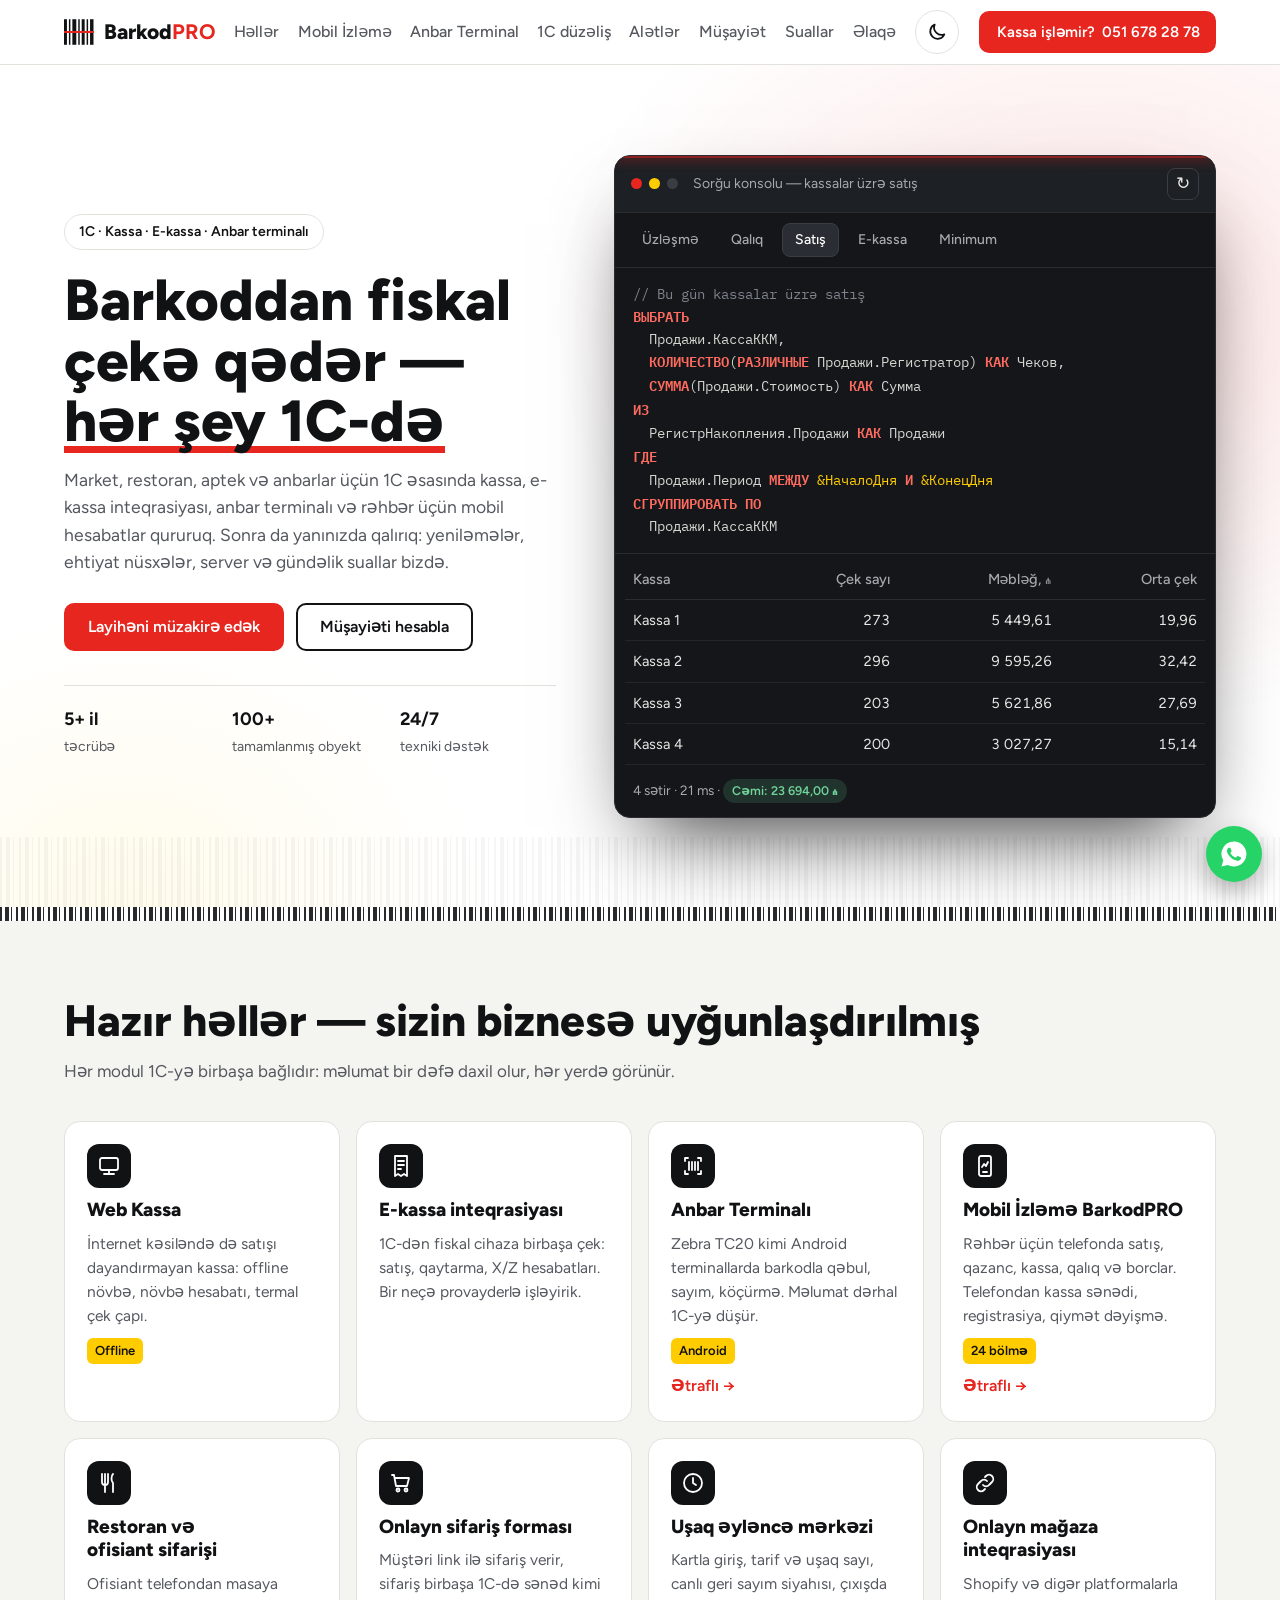
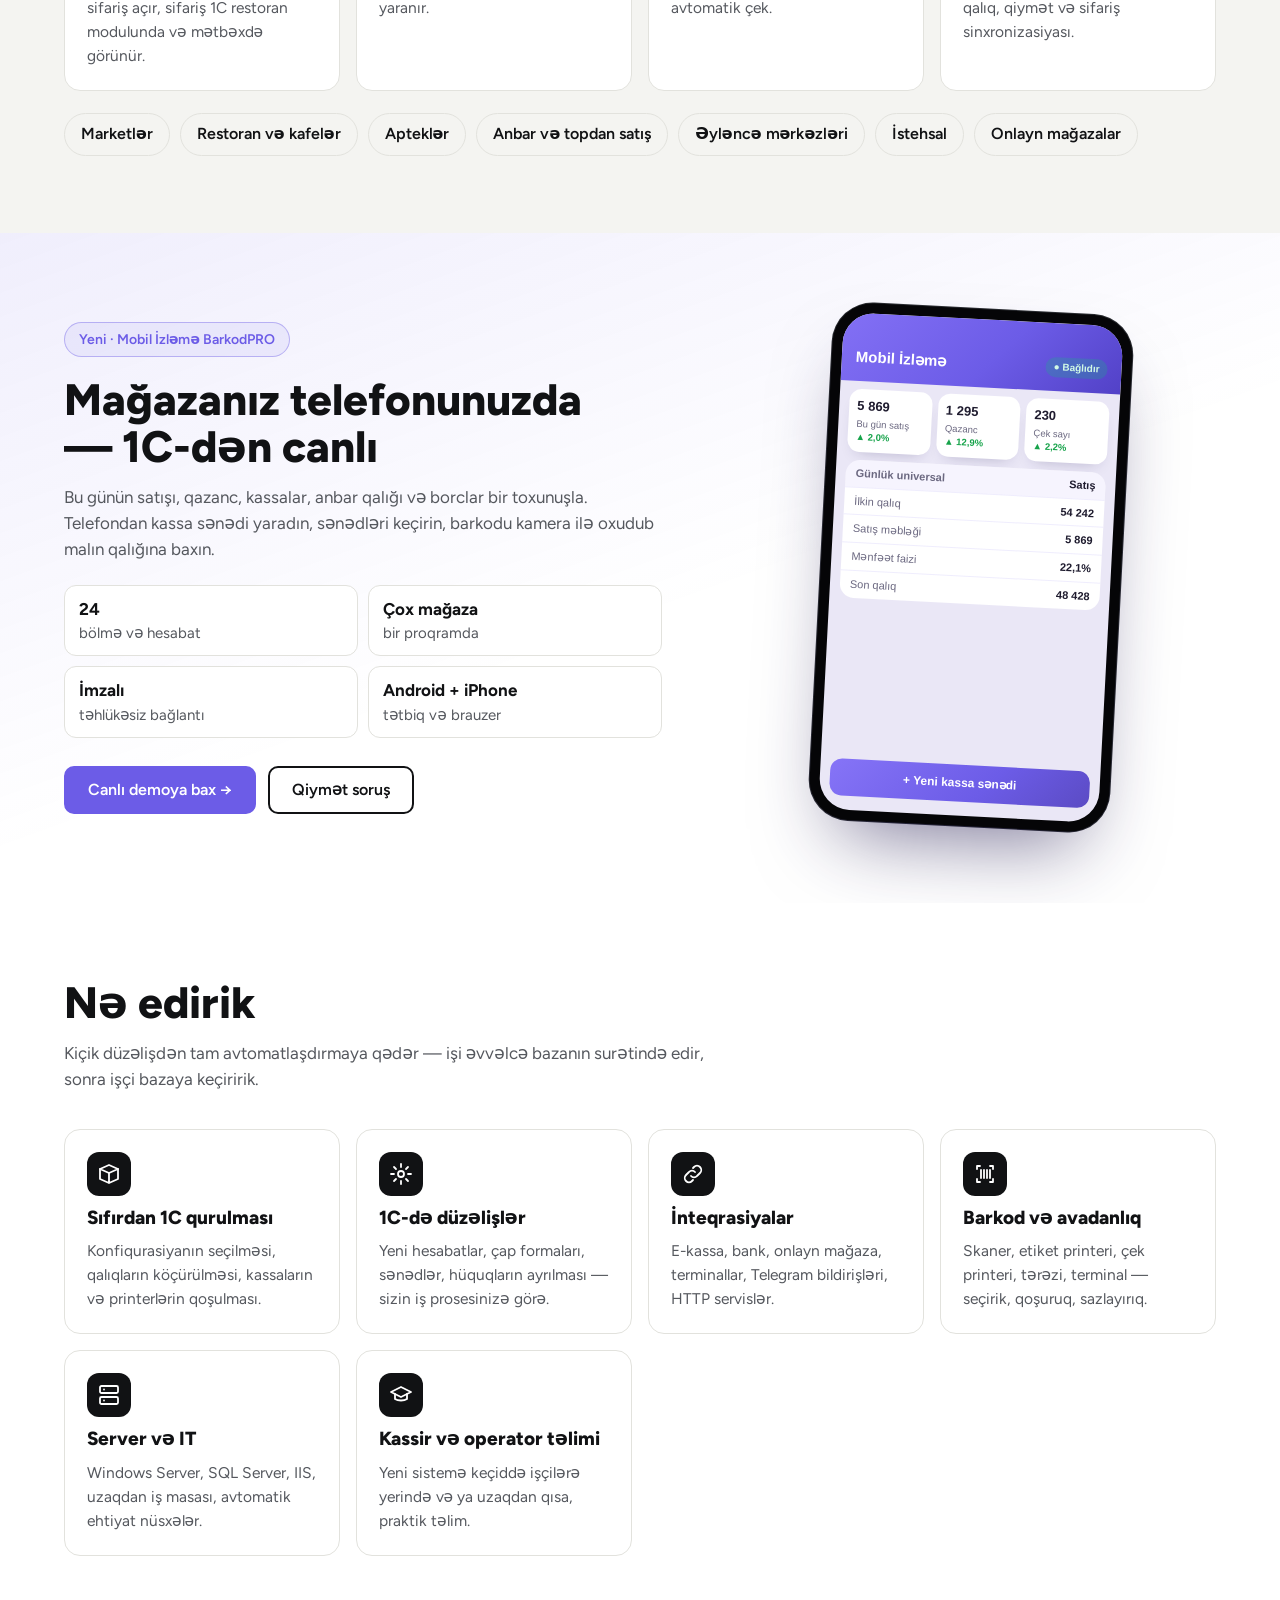
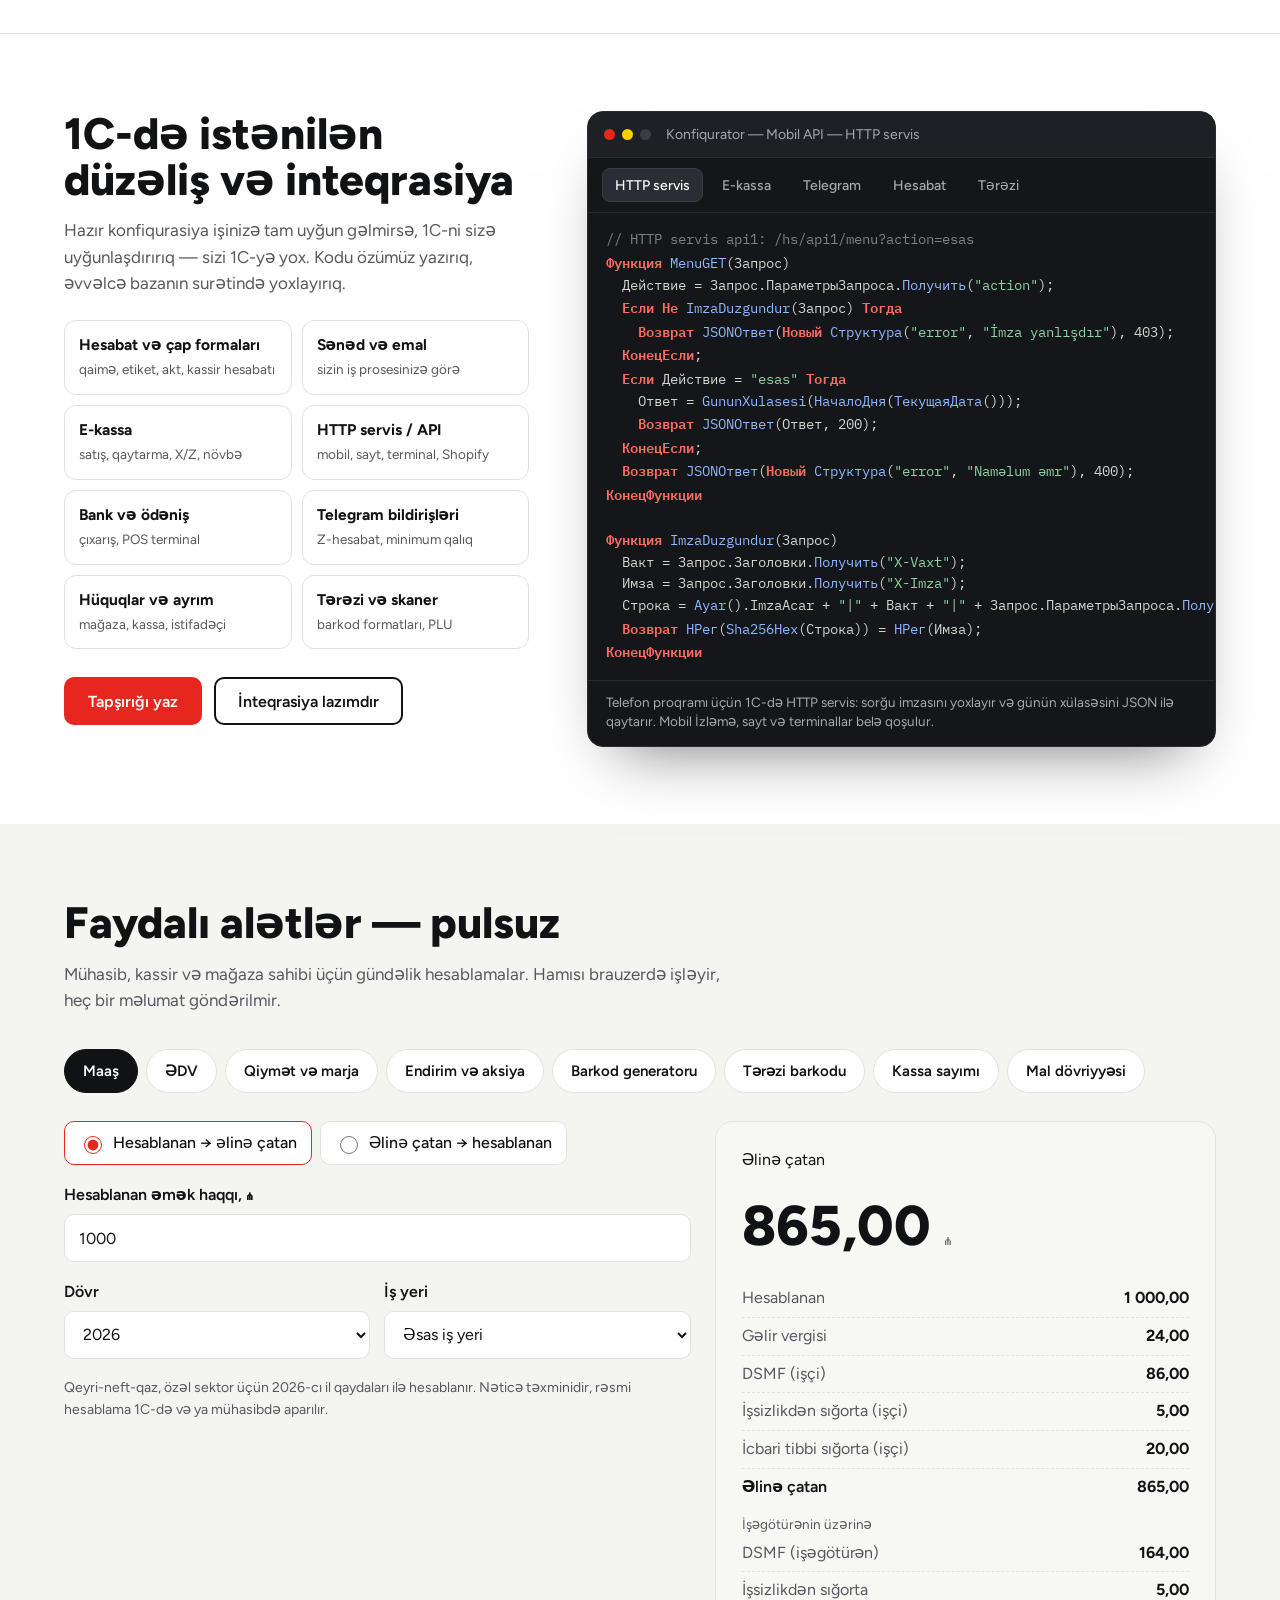
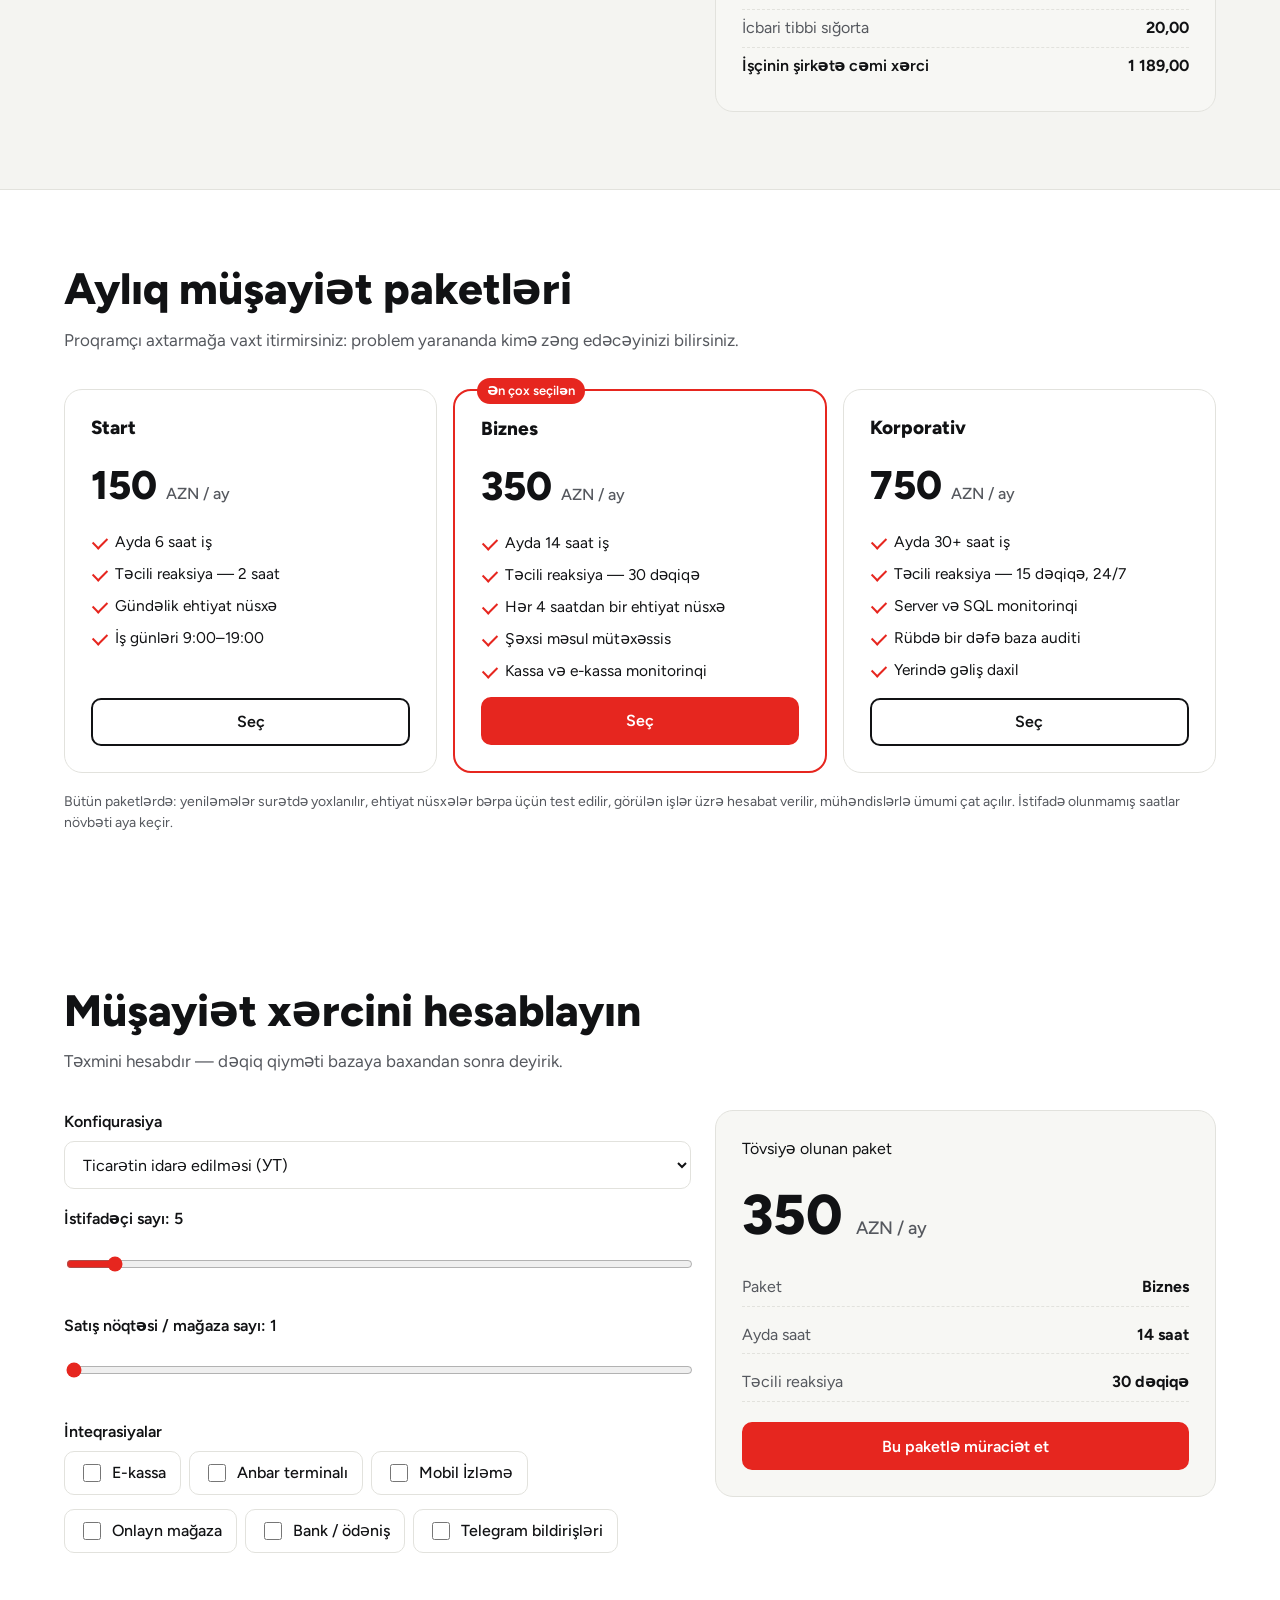
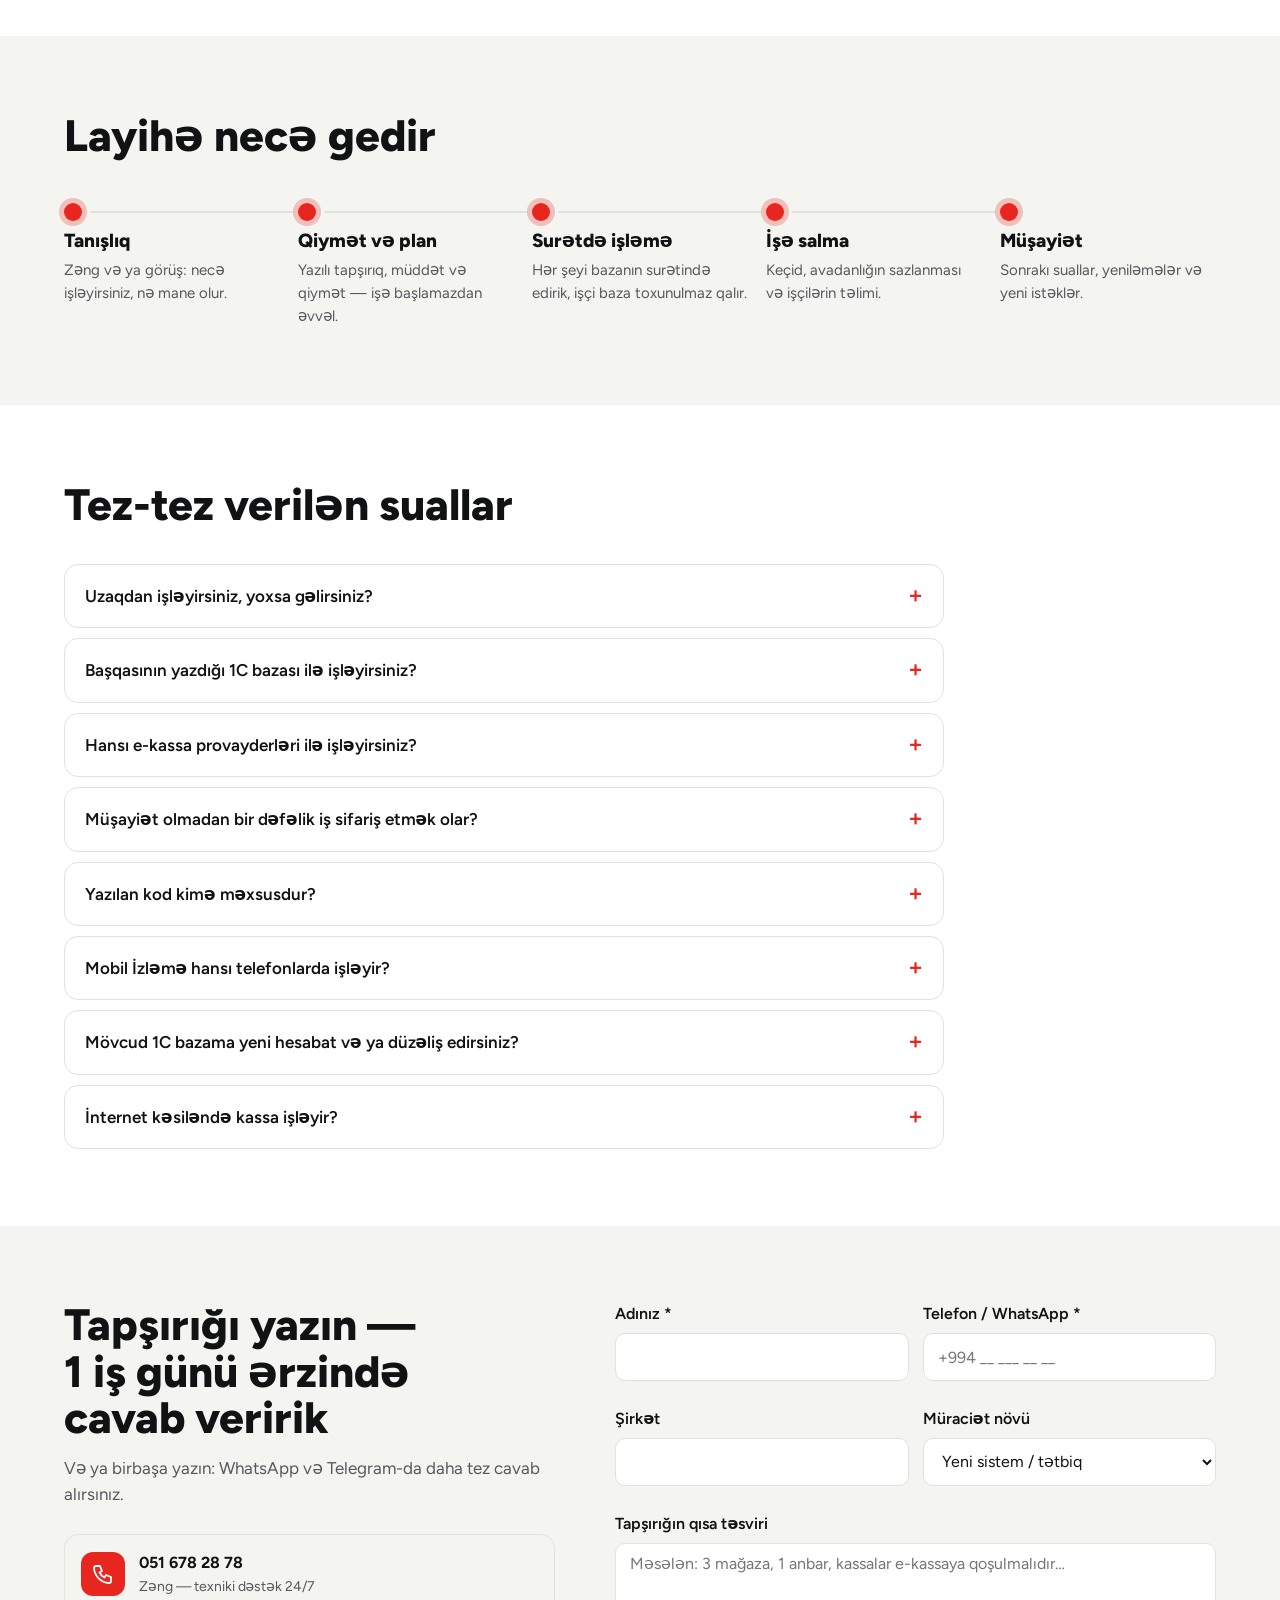
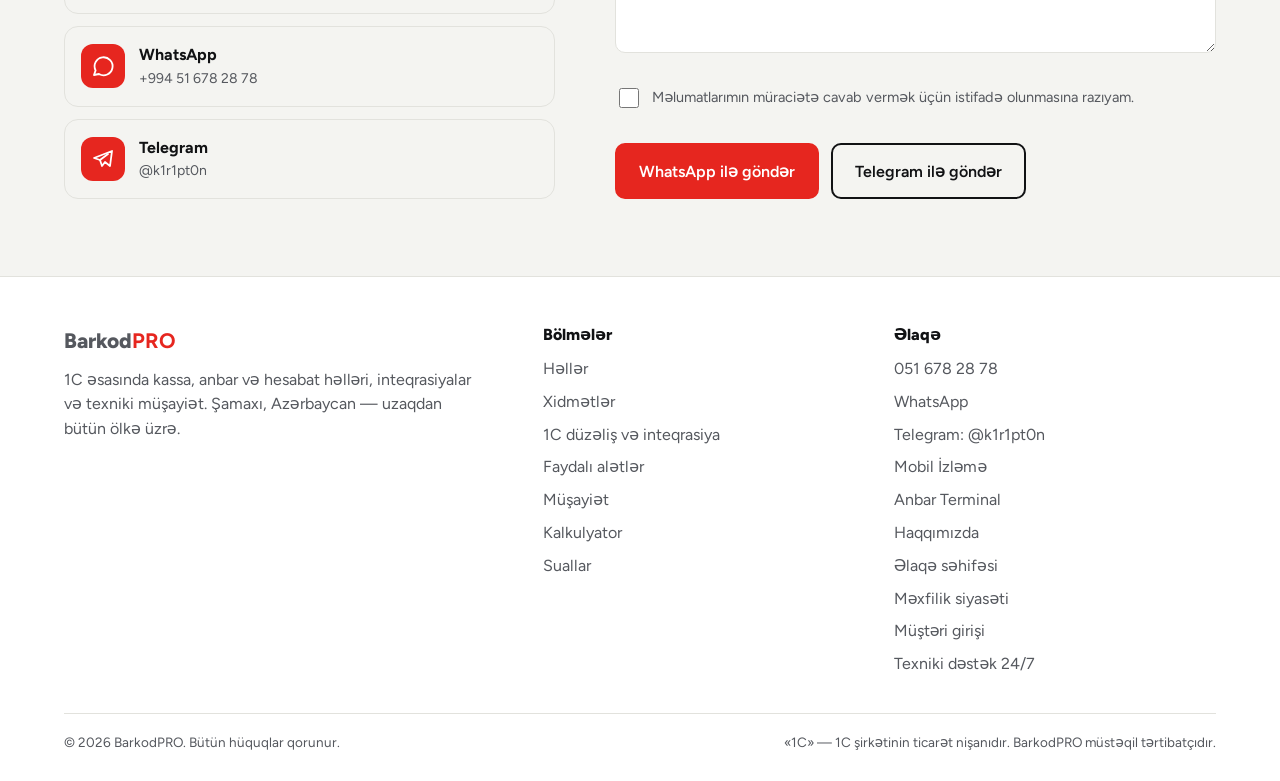
<file: index.html>
<!DOCTYPE html>
<html lang="az">
<head>
<meta charset="utf-8">
<meta name="viewport" content="width=device-width,initial-scale=1">
<title>BarkodPRO — 1C proqramçı: kassa, e-kassa, anbar terminalı və Mobil İzləmə</title>
<meta name="description" content="BarkodPRO — 1C əsasında kassa, e-kassa inteqrasiyası, anbar terminalı, mobil hesabatlar və texniki müşayiət. Market, restoran, aptek və anbarlar üçün.">
<meta name="robots" content="index,follow">
<meta property="og:type" content="website">
<meta property="og:title" content="BarkodPRO — barkoddan fiskal çekə qədər, hər şey 1C-də">
<meta property="og:image" content="https://xeyalshixi.github.io/barkodpro/assets/img/og-cover.png">
<meta property="og:site_name" content="BarkodPRO">
<meta property="og:locale" content="az_AZ">
<meta property="og:description" content="Kassa, e-kassa, anbar terminalı, Mobil İzləmə, 1C düzəlişləri və inteqrasiyalar.">
<meta name="theme-color" content="#111214">
<link rel="icon" type="image/svg+xml" href="data:image/svg+xml,%3Csvg%20xmlns%3D%22http%3A//www.w3.org/2000/svg%22%20viewBox%3D%220%200%2064%2064%22%3E%3Crect%20width%3D%2264%22%20height%3D%2264%22%20rx%3D%2214%22%20fill%3D%22%23111214%22/%3E%3Cg%20fill%3D%22%23fff%22%3E%3Crect%20x%3D%2212%22%20y%3D%2214%22%20width%3D%226%22%20height%3D%2236%22/%3E%3Crect%20x%3D%2222%22%20y%3D%2214%22%20width%3D%223%22%20height%3D%2236%22/%3E%3Crect%20x%3D%2229%22%20y%3D%2214%22%20width%3D%227%22%20height%3D%2236%22/%3E%3Crect%20x%3D%2240%22%20y%3D%2214%22%20width%3D%223%22%20height%3D%2236%22/%3E%3Crect%20x%3D%2247%22%20y%3D%2214%22%20width%3D%225%22%20height%3D%2236%22/%3E%3C/g%3E%3Crect%20x%3D%226%22%20y%3D%2230%22%20width%3D%2252%22%20height%3D%224%22%20rx%3D%222%22%20fill%3D%22%23e6261f%22/%3E%3C/svg%3E">
<link rel="canonical" href="https://xeyalshixi.github.io/barkodpro/">
<meta property="og:url" content="https://xeyalshixi.github.io/barkodpro/">
<link rel="alternate" type="text/markdown" href="https://xeyalshixi.github.io/barkodpro/index.md" title="Markdown">
<link rel="alternate" type="text/plain" href="https://xeyalshixi.github.io/barkodpro/llms.txt" title="llms.txt">
<link rel="sitemap" type="application/xml" href="https://xeyalshixi.github.io/barkodpro/sitemap.xml">
<meta name="keywords" content="1C, 1C proqramçı, e-kassa inteqrasiyası, POS kassa, anbar terminalı, barkod, Mobil İzləmə, 1C düzəliş, 1C inteqrasiya, Azərbaycan">
<script type="application/ld+json">{"@context": "https://schema.org", "@graph": [{"@type": ["Organization", "LocalBusiness"], "@id": "https://xeyalshixi.github.io/barkodpro/#org", "name": "BarkodPRO", "url": "https://xeyalshixi.github.io/barkodpro/", "logo": "https://xeyalshixi.github.io/barkodpro/assets/img/favicon.svg", "image": "https://xeyalshixi.github.io/barkodpro/assets/img/og-cover.png", "description": "1C:Enterprise əsasında kassa, e-kassa (fiskal cihaz) inteqrasiyası, anbar terminalı, Mobil İzləmə rəhbər tətbiqi, 1C düzəlişləri, inteqrasiyalar və aylıq texniki müşayiət. Market, restoran, aptek və anbarlar üçün.", "telephone": "+994516782878", "address": {"@type": "PostalAddress", "addressLocality": "Şamaxı", "addressCountry": "AZ"}, "areaServed": {"@type": "Country", "name": "Azerbaijan"}, "contactPoint": [{"@type": "ContactPoint", "telephone": "+994516782878", "contactType": "customer support", "availableLanguage": ["az", "ru"], "hoursAvailable": {"@type": "OpeningHoursSpecification", "dayOfWeek": ["Monday", "Tuesday", "Wednesday", "Thursday", "Friday", "Saturday", "Sunday"], "opens": "00:00", "closes": "23:59"}}, {"@type": "ContactPoint", "telephone": "+994516782878", "contactType": "sales", "availableLanguage": ["az", "ru"]}], "openingHours": "Mo-Su 00:00-24:00", "priceRange": "₼₼", "sameAs": ["https://t.me/k1r1pt0n", "https://wa.me/994516782878"], "knowsAbout": ["1C:Enterprise", "1C proqramlaşdırma", "e-kassa inteqrasiyası", "POS kassa sistemi", "anbar terminalı", "barkod sistemləri", "1C HTTP servis", "Mobil İzləmə BarkodPRO"], "makesOffer": [{"@type": "Offer", "itemOffered": {"@type": "Service", "name": "1C quraşdırılması və düzəlişlər", "serviceType": "1C quraşdırılması və düzəlişlər"}}, {"@type": "Offer", "itemOffered": {"@type": "Service", "name": "E-kassa inteqrasiyası", "serviceType": "E-kassa inteqrasiyası"}}, {"@type": "Offer", "itemOffered": {"@type": "Service", "name": "POS kassa sistemi", "serviceType": "POS kassa sistemi"}}, {"@type": "Offer", "itemOffered": {"@type": "Service", "name": "Anbar terminalı", "serviceType": "Anbar terminalı"}}, {"@type": "Offer", "itemOffered": {"@type": "Service", "name": "Mobil İzləmə BarkodPRO", "serviceType": "Mobil İzləmə BarkodPRO"}}, {"@type": "Offer", "itemOffered": {"@type": "Service", "name": "1C inteqrasiyaları (HTTP servis, bank, onlayn mağaza, Telegram)", "serviceType": "1C inteqrasiyaları (HTTP servis, bank, onlayn mağaza, Telegram)"}}, {"@type": "Offer", "itemOffered": {"@type": "Service", "name": "Aylıq 1C müşayiəti", "serviceType": "Aylıq 1C müşayiəti"}}]}, {"@type": "WebSite", "@id": "https://xeyalshixi.github.io/barkodpro/#web", "url": "https://xeyalshixi.github.io/barkodpro/", "name": "BarkodPRO", "inLanguage": "az", "publisher": {"@id": "https://xeyalshixi.github.io/barkodpro/#org"}}]}</script>
<link rel="preconnect" href="https://fonts.googleapis.com">
<link rel="preconnect" href="https://fonts.gstatic.com" crossorigin>
<link href="https://fonts.googleapis.com/css2?family=Figtree:wght@400;500;600;800&family=IBM+Plex+Mono:wght@400;600&display=swap" rel="stylesheet">
<style>
/* VOICE: confident shop-floor engineer — direct, practical, Azerbaijani
   IDEA: the 1C query console — the place where a business's numbers actually live
   PICTURE: a live console in a dark hero, typing a query and returning fresh rows each visit
   COLOUR and TYPE: night hero #0f1012 with red laser glow, white body, accent red #e6261f, yellow #ffcc00; Figtree + Plex Mono in the console
   LAYOUT: full-width bands; hero split on wide, stacked on phones; barcode stripes as section dividers */
:root{color-scheme:light;--red:#e6261f;--yel:#ffcc00;--bg:#ffffff;--bg2:#f4f4f1;--ink:#111214;--mute:#55585e;--line:#e2e2dd;--paper:#fffdf6;--card:#fff;--hdr:rgba(255,255,255,.92);--hbg:#ffffff;--hink:#111214;--hmute:#55585e;--hline:#e2e2dd;--hcard:#ffffff;--sbg:#ffffff;--obg:#f7f7f4;--stp:#111214;--ok:#0a7d3c;--wn:#a15c00;--er:#c4241c;--glow:.12}
@media(prefers-color-scheme:dark){:root:not([data-theme=light]){color-scheme:dark;--bg:#0f1012;--bg2:#17181b;--ink:#f1f1ee;--mute:#a6a9ae;--line:#2a2c30;--paper:#f3f1e8;--card:#1b1c20;--hdr:rgba(15,16,18,.92);--hbg:#0f1012;--hink:#f1f1ee;--hmute:#a6a9ae;--hline:#2a2c30;--hcard:#1b1c20;--sbg:#111214;--obg:#111214;--stp:#ffffff;--ok:#6fd39a;--wn:#ffcc00;--er:#ff6b5e;--glow:.22}}
:root[data-theme=dark]{color-scheme:dark;--bg:#0f1012;--bg2:#17181b;--ink:#f1f1ee;--mute:#a6a9ae;--line:#2a2c30;--paper:#f3f1e8;--card:#1b1c20;--hdr:rgba(15,16,18,.92);--hbg:#0f1012;--hink:#f1f1ee;--hmute:#a6a9ae;--hline:#2a2c30;--hcard:#1b1c20;--sbg:#111214;--obg:#111214;--stp:#ffffff;--ok:#6fd39a;--wn:#ffcc00;--er:#ff6b5e;--glow:.22}
*{box-sizing:border-box;min-width:0}
html{scroll-behavior:smooth;scroll-padding-top:72px}
body{margin:0;background:var(--bg);color:var(--ink);font:16px/1.55 Figtree,system-ui,sans-serif;overflow-x:clip}
a{color:inherit}
h1,h2,h3{font-weight:800;line-height:1.05;text-wrap:balance;margin:0}
h2{font-size:clamp(30px,4vw,44px)}h3{font-size:19px;line-height:1.25}
p{margin:0}
.wrap{max-width:1240px;margin:0 auto}
.band{padding:clamp(44px,6vw,88px) max(5vw,16px)}
.alt{background:var(--bg2)}
.dark{background:var(--sbg);color:var(--hink);--ink:var(--hink);--bg:var(--sbg);--mute:var(--hmute);--line:var(--hline);--card:var(--hcard);border-top:1px solid var(--hline)}
.lead{color:var(--mute);font-size:17px;max-width:62ch;margin-top:14px}
.head{display:flex;flex-wrap:wrap;justify-content:space-between;align-items:end;gap:16px;margin-bottom:36px}
.btn{display:inline-flex;align-items:center;justify-content:center;gap:8px;min-height:48px;padding:0 22px;border-radius:10px;font:600 16px Figtree,sans-serif;text-decoration:none;border:2px solid var(--ink);background:var(--ink);color:var(--bg);cursor:pointer}
.btn.o{background:transparent;color:var(--ink)}
.btn.r{background:var(--red);border-color:var(--red);color:#fff}
.btn:focus-visible,a:focus-visible,input:focus-visible,select:focus-visible,textarea:focus-visible,summary:focus-visible{outline:3px solid var(--red);outline-offset:2px}
.stripes{height:14px;background:repeating-linear-gradient(90deg,var(--ink) 0 2px,transparent 2px 5px,var(--ink) 5px 9px,transparent 9px 11px,var(--ink) 11px 12px,transparent 12px 16px);opacity:.9}
/* header */
header{position:sticky;top:0;z-index:20;background:var(--hdr);backdrop-filter:blur(10px);border-bottom:1px solid var(--line)}
.nav{display:flex;align-items:center;gap:20px;padding:10px max(5vw,16px);max-width:1340px;margin:0 auto}
.logo{display:flex;align-items:center;gap:10px;font-weight:800;font-size:21px;text-decoration:none}
.logo b{color:var(--red)}
.menu{display:flex;gap:20px;margin-left:auto;flex-wrap:nowrap;white-space:nowrap}
.menu a{text-decoration:none;font-weight:500;color:var(--mute)}.menu a:hover{color:var(--ink)}
.nav .btn{min-height:42px;padding:0 16px;font-size:15px}
.theme{flex:none;width:44px;height:44px;border-radius:50%;border:1.5px solid var(--line);background:var(--card);color:var(--ink);display:grid;place-items:center;cursor:pointer;transition:transform .3s}
.theme:hover{transform:rotate(20deg)}.theme:focus-visible{outline:3px solid var(--red);outline-offset:2px}
.theme svg{width:22px;height:22px;fill:none;stroke:currentColor;stroke-width:1.9;stroke-linecap:round;stroke-linejoin:round;grid-area:1/1}
.theme .sun,html.is-dark .theme .moon{display:none}html.is-dark .theme .sun{display:block}
.burger{display:none;flex:none;width:44px;height:44px;border-radius:10px;border:1.5px solid var(--line);background:var(--card);color:var(--ink);place-items:center;cursor:pointer}
.burger svg{width:22px;height:22px;fill:none;stroke:currentColor;stroke-width:2;stroke-linecap:round}
.drawer{display:grid;padding:6px max(5vw,16px) 16px;border-top:1px solid var(--line)}
.drawer[hidden]{display:none}
.drawer a{text-decoration:none;font-weight:600;font-size:17px;padding:12px 0;border-bottom:1px solid var(--line)}
.card .more{margin-top:auto;font-weight:600;color:var(--red);text-decoration:none}
@media(max-width:1240px){.menu{display:none}.burger{display:grid;margin-left:auto}}
@media(min-width:1241px){.drawer{display:none!important}}
.nav .tel{white-space:nowrap}
.tel .ph{display:none;width:20px;height:20px;fill:none;stroke:#fff;stroke-width:2;stroke-linejoin:round}
@media(max-width:600px){.nav{gap:8px}.nav .tel .tl{display:none}.logo{font-size:19px}}
@media(max-width:460px){.nav .tel{width:44px;padding:0}.nav .tel .num{display:none}.tel .ph{display:block}}
/* hero */
.hero-band{position:relative;overflow:hidden;background:var(--hbg);color:var(--hink);--ink:var(--hink);--bg:var(--hbg);--mute:var(--hmute);--line:var(--hline);--card:var(--hcard);padding-top:clamp(48px,7vw,96px);padding-bottom:clamp(48px,7vw,96px)}
.hero-band::before{content:"";position:absolute;inset:0;background:radial-gradient(60% 70% at 85% 30%,rgba(230,38,31,var(--glow)),transparent 70%),radial-gradient(40% 50% at 10% 100%,rgba(255,204,0,.08),transparent 70%);pointer-events:none}
.hero-band::after{content:"";position:absolute;left:0;right:0;bottom:0;height:70px;background:repeating-linear-gradient(90deg,var(--stp) 0 2px,transparent 2px 6px,var(--stp) 6px 10px,transparent 10px 13px,var(--stp) 13px 14px,transparent 14px 19px);opacity:.04;pointer-events:none}
.hero{position:relative;z-index:1;display:grid;grid-template-columns:minmax(0,.9fr) minmax(0,1.1fr);gap:clamp(28px,4.5vw,64px);align-items:center}
.kick{display:inline-block;font-size:14px;font-weight:600;color:var(--hink);border:1px solid var(--hline);border-radius:999px;padding:6px 14px;margin-bottom:20px;background:var(--hcard)}
.hero h1{font-size:clamp(36px,5vw,58px)}
.hero h1 em{font-style:normal;background:linear-gradient(transparent 86%,var(--red) 86% 96%,transparent 96%)}
.hero .lead{font-size:17.5px}
.cta{display:flex;flex-wrap:wrap;gap:12px;margin-top:28px}
@keyframes in{to{opacity:1}}
.facts{display:grid;grid-template-columns:repeat(3,minmax(0,1fr));gap:12px;margin-top:34px;border-top:1px solid var(--line);padding-top:20px}
.facts b{display:block;font-size:18px}.facts span{color:var(--mute);font-size:14px}
.hero .console{position:relative;box-shadow:0 40px 80px -30px rgba(0,0,0,.8),0 0 0 1px rgba(255,255,255,.04)}
.laser{position:absolute;left:0;right:0;top:0;height:2px;background:var(--red);box-shadow:0 0 12px 3px rgba(230,38,31,.6);opacity:.55;animation:sweep 5s ease-in-out infinite;pointer-events:none}
@keyframes sweep{0%,100%{transform:translateY(90px)}50%{transform:translateY(520px)}}
@media(max-width:960px){.hero{grid-template-columns:1fr}}
@media(max-width:480px){.facts{grid-template-columns:1fr}}
/* query console */
.console{background:#14161a;color:#e8e8e4;border-radius:16px;border:1px solid #2a2c30;box-shadow:0 30px 60px -30px rgba(0,0,0,.55);overflow:hidden}
.qbar{display:flex;align-items:center;gap:7px;padding:12px 16px;background:#1d2024;border-bottom:1px solid #2a2c30;font-size:14px;color:#a6a9ae}
.qbar i{width:11px;height:11px;border-radius:50%;background:#3a3d44}.qbar i:first-child{background:var(--red)}.qbar i:nth-child(2){background:var(--yel)}
.qbar span{margin-left:8px;white-space:nowrap;overflow:hidden;text-overflow:ellipsis}
.qbtn{margin-left:auto;width:32px;height:32px;border-radius:8px;border:1px solid #3a3d44;background:transparent;color:#e8e8e4;font-size:17px;cursor:pointer}.qbtn:hover{border-color:var(--red)}
.qtabs{display:flex;gap:6px;padding:10px 14px;border-bottom:1px solid #2a2c30;overflow-x:auto;scrollbar-width:none}
.qtabs button{flex:none;min-height:34px;padding:0 12px;border-radius:8px;border:1px solid transparent;background:transparent;color:#a6a9ae;font:500 14px Figtree,sans-serif;cursor:pointer}
.qtabs button:hover{color:#fff}.qtabs button[aria-selected=true]{background:#2a2d33;color:#fff;border-color:#3a3d44}
.qtabs button:focus-visible,.qbtn:focus-visible{outline:2px solid var(--red);outline-offset:1px}
.qcode{margin:0;padding:16px 18px;font:13.5px/1.6 "IBM Plex Mono",monospace;color:#d6d6d0;border-bottom:1px solid #2a2c30;min-height:230px;white-space:pre;overflow-x:auto}
.qcode .k{color:#ff6b5e;font-weight:600}.qcode .p{color:var(--yel)}.qcode .c{color:#7d828a}.qcode .s{color:#8fd3a5}
.qres{padding:6px 10px 4px;min-height:150px}
.qres table{width:100%;border-collapse:collapse;font-size:14.5px}
.qres th{text-align:left;color:#a6a9ae;font-weight:500;padding:8px;border-bottom:1px solid #2a2c30;white-space:nowrap}
.qres td{padding:9px 8px;border-bottom:1px solid #22252a;white-space:nowrap}
.qres .n{text-align:right;font-variant-numeric:tabular-nums}
.qres tr.row{opacity:0;animation:in .3s forwards}
.qres .bad{color:#ff6b5e;font-weight:600}.qres .good{color:#6fd39a}
.pill{display:inline-block;font-size:12.5px;font-weight:600;padding:2px 9px;border-radius:999px;background:rgba(111,211,154,.15);color:#6fd39a}
.pill.w{background:rgba(255,204,0,.15);color:var(--yel)}.pill.e{background:rgba(255,107,94,.15);color:#ff6b5e}
.qfoot{display:flex;justify-content:space-between;align-items:center;gap:10px;padding:10px 18px 14px;font-size:13.5px;color:#a6a9ae}
.cursor::after{content:"▍";color:var(--red);animation:blink 1s steps(1) infinite}
@keyframes blink{50%{opacity:0}}
@media(max-width:520px){.qcode{font-size:12px;padding:14px;overflow-x:auto}.qres table{font-size:13px}}
/* tools */
.ttabs{display:flex;gap:8px;overflow-x:auto;padding-bottom:6px;margin-bottom:22px;scrollbar-width:thin}
.ttabs button{flex:none;min-height:44px;padding:0 18px;border-radius:999px;border:1.5px solid var(--line);background:var(--card);color:var(--ink);font:600 15px Figtree,sans-serif;cursor:pointer}
.ttabs button[aria-selected=true]{background:var(--ink);color:var(--bg);border-color:var(--ink)}
.ttabs button:focus-visible{outline:3px solid var(--red);outline-offset:2px}
.tpanel[hidden]{display:none}
.hint{color:var(--mute);font-size:14px}
.seg{display:flex;flex-wrap:wrap;gap:8px}
.seg label{display:flex;align-items:center;gap:8px;margin:0;min-height:44px;padding:0 14px;border:1.5px solid var(--line);border-radius:10px;background:var(--card);font-weight:500;cursor:pointer}
.seg input{width:18px;height:18px;min-height:0;accent-color:var(--red)}
.seg label.on{border-color:var(--red)}
.out .btn.o{color:var(--hink);border-color:var(--hink)}
.out .sub{color:var(--hmute);font-size:13.5px;margin-top:8px}
.out .row.tot{border-bottom:0;color:var(--hink);font-weight:600}
.out.light .bbox{background:#fff;border-radius:10px;padding:14px;display:grid;place-items:center;min-height:170px}
.bbox svg{width:100%;max-width:320px;height:auto}
.cash{display:grid;grid-template-columns:repeat(auto-fill,minmax(min(100%,150px),1fr));gap:10px}
.cash label{display:flex;align-items:center;gap:8px;margin:0;font-weight:600;border:1.5px solid var(--line);border-radius:10px;padding:6px 6px 6px 12px;background:var(--card)}
.cash label span{flex:none;min-width:58px;white-space:nowrap}
.cash input{min-height:40px;padding:6px 10px;text-align:right;border:0;background:var(--bg2)}
.cash .coin span{color:var(--mute)}
/* sectors */
.sectors{display:flex;flex-wrap:wrap;gap:10px;margin-top:22px}
.sectors span{border:1.5px solid var(--line);border-radius:999px;padding:8px 16px;font-weight:600}
/* cards */
.grid{display:grid;grid-template-columns:repeat(auto-fill,minmax(min(100%,270px),1fr));gap:16px}
.card{background:var(--card);border:1px solid var(--line);border-radius:16px;padding:22px;display:flex;flex-direction:column;gap:10px}
.card p{color:var(--mute);font-size:15.5px}
.card .tag{align-self:flex-start;font-size:13px;font-weight:600;border-radius:6px;padding:3px 8px;background:var(--yel);color:#111}
.ico{width:44px;height:44px;border-radius:12px;background:var(--ink);display:grid;place-items:center}
.ico svg{width:24px;height:24px;stroke:var(--bg);fill:none;stroke-width:1.8;stroke-linecap:round;stroke-linejoin:round}
.card ul{margin:0;padding-left:18px;color:var(--mute);font-size:15px}
/* tiers */
.tiers{display:grid;grid-template-columns:repeat(3,minmax(0,1fr));gap:16px;align-items:stretch}
.tier{border:1px solid var(--line);border-radius:18px;padding:26px;background:var(--card);display:flex;flex-direction:column;gap:14px;position:relative}
.tier.hot{border:2px solid var(--red)}
.tier.hot::before{content:"Ən çox seçilən";position:absolute;top:-13px;left:22px;background:var(--red);color:#fff;font-size:13px;font-weight:600;padding:3px 10px;border-radius:999px}
.tier .p{font-size:40px;font-weight:800;white-space:nowrap}.tier .p small{font-size:16px;font-weight:500;color:var(--mute)}
.tier ul{list-style:none;margin:0;padding:0;display:grid;gap:8px;font-size:15.5px}
.tier li{padding-left:24px;position:relative}.tier li::before{content:"";position:absolute;left:2px;top:7px;width:12px;height:7px;border-left:2.5px solid var(--red);border-bottom:2.5px solid var(--red);transform:rotate(-45deg)}
.tier .btn{margin-top:auto}
.note{color:var(--mute);font-size:14px;margin-top:18px}
@media(max-width:860px){.tiers{grid-template-columns:1fr}}
/* calculator */
.calc{display:grid;grid-template-columns:minmax(0,1fr) minmax(0,.8fr);gap:24px;align-items:start}
.form{display:grid;gap:18px}
label{font-weight:600;display:block;margin-bottom:6px}
input,select,textarea{width:100%;font:16px Figtree,sans-serif;min-height:48px;padding:10px 14px;border-radius:10px;border:1.5px solid var(--line);background:var(--card);color:var(--ink)}
textarea{min-height:110px;resize:vertical}
input[type=range]{padding:0;border:0;background:none;accent-color:var(--red)}
.chips{display:flex;flex-wrap:wrap;gap:8px}
.chip{display:flex;align-items:center;gap:8px;min-height:44px;padding:0 14px;border:1.5px solid var(--line);border-radius:10px;cursor:pointer;font-weight:500;background:var(--card)}
.chip input{width:18px;height:18px;min-height:0;accent-color:var(--red)}
.chip.on{border-color:var(--red)}
.out{position:sticky;top:90px;background:var(--obg);color:var(--hink);border:1px solid var(--hline);border-radius:18px;padding:26px;display:grid;gap:10px}
.out .big{font-size:clamp(40px,6vw,56px);font-weight:800;white-space:nowrap}
.out .big small{font-size:18px;font-weight:500;color:var(--hmute)}
.out .row{display:flex;justify-content:space-between;gap:12px;border-bottom:1px dashed var(--hline);padding:6px 0;color:var(--hmute)}
.out .row b{color:var(--hink);white-space:nowrap}
@media(max-width:860px){.calc{grid-template-columns:1fr}.out{position:static}}
/* steps */
.steps{display:grid;grid-template-columns:repeat(5,minmax(0,1fr));gap:18px;position:relative}
.step{position:relative;padding-top:34px}
.step::before{content:"";position:absolute;top:8px;left:0;width:18px;height:18px;border-radius:50%;background:var(--red);box-shadow:0 0 0 5px rgba(230,38,31,.25)}
.step::after{content:"";position:absolute;top:16px;left:26px;right:-14px;height:2px;background:var(--line)}
.step:last-child::after{display:none}
.step p{color:var(--mute);font-size:15px;margin-top:6px}
@media(max-width:860px){.steps{grid-template-columns:1fr}.step{padding:0 0 0 38px}.step::before{top:2px}.step::after{left:8px;top:26px;bottom:-16px;right:auto;width:2px;height:auto}}
/* faq */
.faq{display:grid;gap:10px;max-width:880px}
details{border:1px solid var(--line);border-radius:14px;background:var(--card)}
summary{cursor:pointer;padding:18px 20px;font-weight:600;font-size:17px;list-style:none;display:flex;justify-content:space-between;gap:12px}
summary::after{content:"+";font-size:24px;line-height:1;color:var(--red)}
details[open] summary::after{content:"–"}
details p{padding:0 20px 18px;color:var(--mute)}
/* contact */
.contact{display:grid;grid-template-columns:minmax(0,.9fr) minmax(0,1.1fr);gap:clamp(24px,5vw,60px)}
.ways{display:grid;gap:12px;margin-top:26px}
.way{display:flex;gap:14px;align-items:center;padding:16px;border:1px solid var(--line);border-radius:14px;text-decoration:none}
.way .ico{background:var(--red)}.way .ico svg{stroke:#fff}
.way span{color:var(--mute);font-size:14px;display:block}
.two{display:grid;grid-template-columns:1fr 1fr;gap:14px}
.ok-msg{display:none;padding:14px 16px;border-radius:10px;background:rgba(10,125,60,.15);font-weight:500}
.chk{display:flex;gap:10px;align-items:flex-start;font-weight:400;color:var(--mute);font-size:14.5px}
.chk input{width:20px;height:20px;min-height:0;margin-top:2px;accent-color:var(--red);flex:none}
@media(max-width:860px){.contact{grid-template-columns:1fr}}
@media(max-width:520px){.two{grid-template-columns:1fr}}
/* footer */
footer{padding:48px max(5vw,16px) 28px}
.foot{display:grid;grid-template-columns:1.4fr 1fr 1fr;gap:28px}
.foot a{display:block;text-decoration:none;color:var(--hmute);padding:4px 0}.foot a:hover{color:var(--hink)}
.foot h3{font-size:16px;margin-bottom:8px}
.legal{border-top:1px solid var(--hline);margin-top:32px;padding-top:18px;color:var(--hmute);font-size:13.5px;display:flex;flex-wrap:wrap;justify-content:space-between;gap:10px}
@media(max-width:760px){.foot{grid-template-columns:1fr}}
.wa{position:fixed;right:18px;bottom:18px;z-index:30;width:56px;height:56px;border-radius:50%;background:#25d366;display:grid;place-items:center;box-shadow:0 10px 24px rgba(0,0,0,.3)}
.wa svg{width:30px;height:30px;fill:#fff}
/* mobil izləmə tanıtımı */
.btn.v{background:#6c5ce7;border-color:#6c5ce7;color:#fff}
.mob{position:relative;overflow:hidden;background:linear-gradient(160deg,rgba(108,92,231,.10),transparent 55%),var(--bg)}
.mob-g{display:grid;grid-template-columns:minmax(0,1.1fr) minmax(0,.9fr);gap:clamp(28px,5vw,72px);align-items:center}
.kick.v{color:#6c5ce7;border-color:rgba(108,92,231,.4);background:rgba(108,92,231,.08)}
.mob-l{list-style:none;margin:22px 0 0;padding:0;display:grid;grid-template-columns:1fr 1fr;gap:10px}
.mob-l li{border:1px solid var(--line);border-radius:12px;padding:10px 14px;background:var(--card);color:var(--mute);font-size:15px}
.mob-l b{color:var(--ink);display:block;font-size:17px}
.mini{justify-self:center;display:block;width:min(300px,100%);aspect-ratio:9/15.5;border-radius:40px;background:#050507;padding:10px;text-decoration:none;box-shadow:0 40px 80px -30px rgba(31,24,78,.6),0 0 0 1px #2a2c30;transform:rotate(3deg);transition:transform .35s}
.mini:hover{transform:rotate(0) translateY(-4px)}
.mini-s{height:100%;border-radius:31px;overflow:hidden;background:#eae7f6;color:#1e1b2e;display:flex;flex-direction:column;gap:8px;font:12px/1.35 -apple-system,'Segoe UI',Roboto,sans-serif}
.mini-h{background:linear-gradient(135deg,#8370f5,#6c5ce7 55%,#5241c7);color:#fff;padding:34px 14px 14px;display:flex;justify-content:space-between;align-items:center}
.mini-h b{font-size:15px}.mini-h span{font-size:10px;font-weight:700;background:rgba(16,185,129,.25);color:#d1fae5;padding:3px 8px;border-radius:999px}
.mini-3{display:grid;grid-template-columns:repeat(3,1fr);gap:6px;padding:0 10px}
.mini-3 div{background:#fff;border-radius:12px;padding:8px;box-shadow:0 8px 16px -10px rgba(31,24,78,.3)}
.mini-3 b{display:block;font-size:13px;white-space:nowrap;overflow:hidden;text-overflow:ellipsis}.mini-3 span{font-size:9.5px;color:#6b6880}.mini-3 small{display:block;font-size:9.5px;font-weight:700;color:#16a34a}
.mini-c{margin:0 10px;background:#fff;border-radius:14px;overflow:hidden}
.mini-c div{display:flex;justify-content:space-between;gap:6px;padding:6px 10px;border-top:1px solid rgba(124,105,239,.12);font-size:11px}
.mini-c div:first-child{border-top:0;background:rgba(124,105,239,.07);font-weight:800}
.mini-c span{color:#6b6880}
.mini-btn{margin:auto 10px 14px;border-radius:12px;padding:10px;text-align:center;font-weight:700;color:#fff;background:linear-gradient(135deg,#8674f7,#6c5ce7 60%,#5b4bc4)}
@media(max-width:860px){.mob-g{grid-template-columns:1fr}.mini{transform:none}}
@media(max-width:420px){.mob-l{grid-template-columns:1fr}}
/* 1C inteqrasiya */
.int-g{display:grid;grid-template-columns:minmax(0,.85fr) minmax(0,1.15fr);gap:clamp(28px,4.5vw,64px);align-items:start}
.int-l{display:grid;grid-template-columns:1fr 1fr;gap:10px;margin-top:24px}
.int-l div{border:1px solid var(--hline);border-radius:12px;padding:12px 14px;background:var(--hcard)}
.int-l b{display:block;color:var(--hink);font-size:15.5px}.int-l span{color:var(--hmute);font-size:13.5px}
.dark .btn.o{color:var(--hink);border-color:var(--hink)}
.code .qcode{min-height:330px;border-bottom:0}
.code .qfoot{border-top:1px solid #2a2c30;padding-top:12px;line-height:1.45}
.qcode .f{color:#8fb9ff}
@media(max-width:960px){.int-g{grid-template-columns:1fr}}
@media(max-width:460px){.int-l{grid-template-columns:1fr}}
@media(prefers-reduced-motion:reduce){.laser{animation:none;display:none}html{scroll-behavior:auto}.mini{transform:none}}
</style>
</head>
<body>

<header>
  <nav class="nav" aria-label="Əsas menyu">
    <a class="logo" href="#top"><svg width="30" height="26" viewBox="0 0 30 26" aria-hidden="true"><g fill="currentColor"><rect x="0" width="3" height="26"/><rect x="5" width="1.5" height="26"/><rect x="8.5" width="4" height="26"/><rect x="14.5" width="1.5" height="26"/><rect x="18" width="3" height="26"/><rect x="23" width="1.5" height="26"/><rect x="26.5" width="3.5" height="26"/></g><rect x="-2" y="12" width="34" height="2" fill="#e6261f"/></svg><span>Barkod<b>PRO</b></span></a>
    <div class="menu">
      <a href="#heller">Həllər</a><a href="mobil-izleme.html">Mobil İzləmə</a><a href="anbar-terminal.html">Anbar Terminal</a><a href="#inteqrasiya">1C düzəliş</a><a href="#aletler">Alətlər</a><a href="#musayiet">Müşayiət</a><a href="#sual">Suallar</a><a href="#elaqe">Əlaqə</a>
    </div>
    <button class="burger" id="burger" type="button" aria-expanded="false" aria-controls="drawer" aria-label="Menyu"><svg viewBox="0 0 24 24"><path d="M4 7h16M4 12h16M4 17h16"/></svg></button>
    <button class="theme" id="thm" type="button" aria-label="Gecə/gündüz rejimi" title="Gecə/gündüz rejimi"><svg class="moon" viewBox="0 0 24 24"><path d="M20 14.5A8 8 0 0 1 9.5 4a8 8 0 1 0 10.5 10.5"/></svg><svg class="sun" viewBox="0 0 24 24"><circle cx="12" cy="12" r="4"/><path d="M12 2v2M12 20v2M2 12h2M20 12h2M4.9 4.9l1.4 1.4M17.7 17.7l1.4 1.4M4.9 19.1l1.4-1.4M17.7 6.3l1.4-1.4"/></svg></button>
    <a class="btn r tel" href="tel:+994516782878" aria-label="Zəng et: 051 678 28 78"><svg class="ph" viewBox="0 0 24 24" aria-hidden="true"><path d="M5 4h4l2 5-2.5 1.5a11 11 0 0 0 5 5L15 13l5 2v4a2 2 0 0 1-2 2A16 16 0 0 1 3 6a2 2 0 0 1 2-2"/></svg><span class="tl">Kassa işləmir?</span> <span class="num">051 678 28 78</span></a>
  </nav>
  <nav class="drawer" id="drawer" aria-label="Mobil menyu" hidden><a href="#heller">Həllər</a><a href="mobil-izleme.html">Mobil İzləmə</a><a href="anbar-terminal.html">Anbar Terminal</a><a href="#xidmetler">Xidmətlər</a><a href="#inteqrasiya">1C düzəliş və inteqrasiya</a><a href="#aletler">Faydalı alətlər</a><a href="#musayiet">Müşayiət</a><a href="#kalkulyator">Kalkulyator</a><a href="#sual">Suallar</a><a href="#elaqe">Əlaqə</a><a href="login.html">Müştəri girişi</a></nav>
</header>

<main id="top">
<section class="band hero-band">
  <div class="wrap hero">
    <div>
      <span class="kick">1C · Kassa · E-kassa · Anbar terminalı</span>
      <h1>Barkoddan fiskal çekə qədər — <em>hər şey 1C-də</em></h1>
      <p class="lead">Market, restoran, aptek və anbarlar üçün 1C əsasında kassa, e-kassa inteqrasiyası, anbar terminalı və rəhbər üçün mobil hesabatlar qururuq. Sonra da yanınızda qalırıq: yeniləmələr, ehtiyat nüsxələr, server və gündəlik suallar bizdə.</p>
      <div class="cta">
        <a class="btn r" href="#elaqe">Layihəni müzakirə edək</a>
        <a class="btn o" href="#kalkulyator">Müşayiəti hesabla</a>
      </div>
      <div class="facts">
        <div><b>5+ il</b><span>təcrübə</span></div>
        <div><b>100+</b><span>tamamlanmış obyekt</span></div>
        <div><b>24/7</b><span>texniki dəstək</span></div>
      </div>
    </div>
    <div class="console" id="qc" aria-live="polite">
      <div class="qbar"><i></i><i></i><i></i><span id="qt">Sorğu konsolu</span><button type="button" id="qnext" class="qbtn" aria-label="Başqa sorğu">↻</button></div>
      <div class="qtabs" id="qtabs" role="tablist" aria-label="Sorğular"></div>
      <pre class="qcode" id="qcode"></pre>
      <div class="qres scroll"><table id="qtab"></table></div>
      <div class="qfoot"><span id="qstat"></span></div>
      <div class="laser" aria-hidden="true"></div>
    </div>
  </div>
</section>
<div class="stripes" aria-hidden="true"></div>

<section class="band alt" id="heller">
  <div class="wrap">
    <div class="head"><div><h2>Hazır həllər — sizin biznesə uyğunlaşdırılmış</h2><p class="lead">Hər modul 1C-yə birbaşa bağlıdır: məlumat bir dəfə daxil olur, hər yerdə görünür.</p></div></div>
    <div class="grid" id="sol"></div>
    <div class="sectors" aria-label="Sahələr"><span>Marketlər</span><span>Restoran və kafelər</span><span>Apteklər</span><span>Anbar və topdan satış</span><span>Əyləncə mərkəzləri</span><span>İstehsal</span><span>Onlayn mağazalar</span></div>
  </div>
</section>

<section class="band mob" id="mobil">
  <div class="wrap mob-g">
    <div>
      <span class="kick v">Yeni · Mobil İzləmə BarkodPRO</span>
      <h2>Mağazanız telefonunuzda — 1C-dən canlı</h2>
      <p class="lead">Bu günün satışı, qazanc, kassalar, anbar qalığı və borclar bir toxunuşla. Telefondan kassa sənədi yaradın, sənədləri keçirin, barkodu kamera ilə oxudub malın qalığına baxın.</p>
      <ul class="mob-l">
        <li><b>24</b> bölmə və hesabat</li><li><b>Çox mağaza</b> bir proqramda</li><li><b>İmzalı</b> təhlükəsiz bağlantı</li><li><b>Android + iPhone</b> tətbiq və brauzer</li>
      </ul>
      <div class="cta"><a class="btn v" href="mobil-izleme.html">Canlı demoya bax →</a><a class="btn o" href="https://wa.me/994516782878?text=Salam%2C%20Mobil%20%C4%B0zl%C9%99m%C9%99%20BarkodPRO%20il%C9%99%20maraqlan%C4%B1ram." target="_blank" rel="noopener">Qiymət soruş</a></div>
    </div>
    <a class="mini" href="mobil-izleme.html" aria-label="Mobil İzləmə səhifəsinə keç">
      <div class="mini-s">
        <div class="mini-h"><b>Mobil İzləmə</b><span>● Bağlıdır</span></div>
        <div class="mini-3" id="mobSt"></div>
        <div class="mini-c" id="mobRows"></div>
        <div class="mini-btn">+ Yeni kassa sənədi</div>
      </div>
    </a>
  </div>
</section>

<section class="band" id="xidmetler">
  <div class="wrap">
    <div class="head"><div><h2>Nə edirik</h2><p class="lead">Kiçik düzəlişdən tam avtomatlaşdırmaya qədər — işi əvvəlcə bazanın surətində edir, sonra işçi bazaya keçiririk.</p></div></div>
    <div class="grid" id="svc"></div>
  </div>
</section>

<section class="band dark" id="inteqrasiya">
  <span id="sistem"></span>
  <div class="wrap int-g">
    <div>
      <h2>1C-də istənilən düzəliş və inteqrasiya</h2>
      <p class="lead">Hazır konfiqurasiya işinizə tam uyğun gəlmirsə, 1C-ni sizə uyğunlaşdırırıq — sizi 1C-yə yox. Kodu özümüz yazırıq, əvvəlcə bazanın surətində yoxlayırıq.</p>
      <div class="int-l" id="intL"></div>
      <div class="cta"><a class="btn r" href="#elaqe" data-need="1C-də düzəliş / hesabat">Tapşırığı yaz</a><a class="btn o" href="#elaqe" data-need="İnteqrasiya">İnteqrasiya lazımdır</a></div>
    </div>
    <div class="console code">
      <div class="qbar"><i></i><i></i><i></i><span id="ct">Konfiqurator — modul</span></div>
      <div class="qtabs" id="ctabs" role="tablist" aria-label="Kod nümunələri"></div>
      <pre class="qcode" id="ccode"></pre>
      <div class="qfoot"><span id="cdesc"></span></div>
    </div>
  </div>
</section>

<section class="band alt" id="aletler">
  <div class="wrap">
    <div class="head"><div><h2>Faydalı alətlər — pulsuz</h2><p class="lead">Mühasib, kassir və mağaza sahibi üçün gündəlik hesablamalar. Hamısı brauzerdə işləyir, heç bir məlumat göndərilmir.</p></div></div>
    <div class="ttabs" id="ttabs" role="tablist" aria-label="Alətlər">
      <button type="button" role="tab" data-t="maas" aria-selected="true">Maaş</button>
      <button type="button" role="tab" data-t="edv" aria-selected="false">ƏDV</button>
      <button type="button" role="tab" data-t="qiymet" aria-selected="false">Qiymət və marja</button>
      <button type="button" role="tab" data-t="endirim" aria-selected="false">Endirim və aksiya</button>
      <button type="button" role="tab" data-t="barkod" aria-selected="false">Barkod generatoru</button>
      <button type="button" role="tab" data-t="terezi" aria-selected="false">Tərəzi barkodu</button>
      <button type="button" role="tab" data-t="kassa" aria-selected="false">Kassa sayımı</button>
      <button type="button" role="tab" data-t="dovr" aria-selected="false">Mal dövriyyəsi</button>
    </div>

    <div class="tpanel calc" data-p="maas">
      <div class="form">
        <div class="seg" role="radiogroup" aria-label="Hesablama istiqaməti"><label><input type="radio" name="sdir" value="g" checked>Hesablanan → əlinə çatan</label><label><input type="radio" name="sdir" value="n">Əlinə çatan → hesablanan</label></div>
        <div><label for="sAmt" id="sLbl">Hesablanan əmək haqqı, ₼</label><input id="sAmt" type="number" inputmode="decimal" min="0" step="0.01" value="1000"></div>
        <div class="two">
          <div><label for="sYear">Dövr</label><select id="sYear"><option value="0">2026</option><option value="1">2027</option><option value="2">2028 və sonra</option></select></div>
          <div><label for="sMain">İş yeri</label><select id="sMain"><option value="1">Əsas iş yeri</option><option value="0">Əlavə iş yeri</option></select></div>
        </div>
        <p class="hint">Qeyri-neft-qaz, özəl sektor üçün 2026-cı il qaydaları ilə hesablanır. Nəticə təxminidir, rəsmi hesablama 1C-də və ya mühasibdə aparılır.</p>
      </div>
      <div class="out">
        <span id="sBigL">Əlinə çatan</span><div class="big" id="sBig">—</div>
        <div id="sRows"></div>
      </div>
    </div>

    <div class="tpanel calc" data-p="edv" hidden>
      <div class="form">
        <div class="seg" role="radiogroup" aria-label="ƏDV rejimi"><label><input type="radio" name="vdir" value="in" checked>Məbləğə ƏDV daxildir</label><label><input type="radio" name="vdir" value="out">ƏDV-ni üstünə gəl</label></div>
        <div class="two">
          <div><label for="vAmt">Məbləğ, ₼</label><input id="vAmt" type="number" inputmode="decimal" min="0" step="0.01" value="118"></div>
          <div><label for="vRate">Dərəcə, %</label><input id="vRate" type="number" inputmode="decimal" min="0" step="0.5" value="18"></div>
        </div>
      </div>
      <div class="out"><span>ƏDV məbləği</span><div class="big" id="vBig">—</div><div id="vRows"></div></div>
    </div>

    <div class="tpanel calc" data-p="qiymet" hidden>
      <div class="form">
        <div><label for="pCost">Maya dəyəri (alış qiyməti), ₼</label><input id="pCost" type="number" inputmode="decimal" min="0" step="0.01" value="8"></div>
        <div class="seg" role="radiogroup" aria-label="Nəyi bilirsiniz"><label><input type="radio" name="pdir" value="mk" checked>Əlavə %</label><label><input type="radio" name="pdir" value="mg">Marja %</label><label><input type="radio" name="pdir" value="pr">Satış qiyməti</label></div>
        <div><label for="pVal" id="pLbl">Əlavə (natsenka), %</label><input id="pVal" type="number" inputmode="decimal" min="0" step="0.01" value="25"></div>
        <p class="hint">Əlavə maya dəyərindən, marja isə satış qiymətindən hesablanır: 25% əlavə = 20% marja.</p>
      </div>
      <div class="out"><span>Satış qiyməti</span><div class="big" id="pBig">—</div><div id="pRows"></div></div>
    </div>

    <div class="tpanel calc" data-p="endirim" hidden>
      <div class="form">
        <div class="two">
          <div><label for="dCost">Maya dəyəri, ₼</label><input id="dCost" type="number" inputmode="decimal" min="0" step="0.01" value="8"></div>
          <div><label for="dPrice">Adi satış qiyməti, ₼</label><input id="dPrice" type="number" inputmode="decimal" min="0" step="0.01" value="12"></div>
        </div>
        <div class="seg" role="radiogroup" aria-label="Aksiya növü"><label><input type="radio" name="ddir" value="pct" checked>Endirim %</label><label><input type="radio" name="ddir" value="xy">X al — Y pulsuz</label></div>
        <div class="two">
          <div><label for="dVal" id="dLbl">Endirim, %</label><input id="dVal" type="number" inputmode="decimal" min="0" step="0.5" value="15"></div>
          <div id="dYw" hidden><label for="dY">Pulsuz verilən, ədəd</label><input id="dY" type="number" inputmode="numeric" min="1" step="1" value="1"></div>
        </div>
        <p class="hint">Aksiyadan sonra 1 ədəddən qalan qazancı və eyni qazancı saxlamaq üçün nə qədər çox satmaq lazım olduğunu göstərir.</p>
      </div>
      <div class="out"><span>Aksiya qiyməti (1 ədəd)</span><div class="big" id="dBig">—</div><div id="dRows"></div></div>
    </div>

    <div class="tpanel calc" data-p="barkod" hidden>
      <div class="form">
        <div><label for="bIn">EAN-13: 12 rəqəm yazın, sonuncunu hesablayaq (13 yazsanız yoxlayaq)</label><input id="bIn" inputmode="numeric" maxlength="13" value="476000123456" autocomplete="off"></div>
        <div class="cta" style="margin-top:0"><button class="btn o" type="button" id="bRnd">Daxili barkod yarat (20…)</button></div>
        <p class="hint">20–29 ilə başlayan kodlar mağazadaxili mallar üçündür. Rəsmi GS1 kodu almaq lazımdırsa, kömək edirik.</p>
        <div id="bMsg" class="hint"></div>
      </div>
      <div class="out light"><span>Barkod</span><div class="bbox" id="bSvg"></div>
        <div class="cta" style="margin-top:6px"><a class="btn r" id="bDl" download="barkod.svg" href="#">SVG yüklə</a><button class="btn o" type="button" id="bCp">Rəqəmləri kopyala</button></div></div>
    </div>

    <div class="tpanel calc" data-p="terezi" hidden>
      <div class="form">
        <div><label for="wIn">Tərəzi etiketindəki barkod (13 rəqəm)</label><input id="wIn" inputmode="numeric" maxlength="13" value="2200123012500" autocomplete="off"></div>
        <div class="two">
          <div><label for="wFmt">Format</label><select id="wFmt"><option value="w">PP KKKKK ÇÇÇÇÇ K — çəki (qram)</option><option value="p">PP KKKKK MMMMM K — məbləğ (qəpik)</option></select></div>
          <div><label for="wPrice">1 kq qiyməti, ₼ (istəyə görə)</label><input id="wPrice" type="number" inputmode="decimal" min="0" step="0.01" value="9.80"></div>
        </div>
        <p class="hint">Tərəzi barkodunun formatı tərəzinin ayarından asılıdır. 1C-də də eyni format qurulmalıdır — biz bunu sazlayırıq.</p>
      </div>
      <div class="out"><span id="wBigL">Çəki</span><div class="big" id="wBig">—</div><div id="wRows"></div></div>
    </div>

    <div class="tpanel calc" data-p="kassa" hidden>
      <div class="form">
        <div class="cash" id="cash"></div>
        <div class="two">
          <div><label for="cExp">1C-yə görə kassada olmalıdır, ₼</label><input id="cExp" type="number" inputmode="decimal" min="0" step="0.01" placeholder="məs. 1250.40"></div>
          <div style="align-self:end"><button class="btn o" type="button" id="cClr" style="width:100%">Sıfırla</button></div>
        </div>
      </div>
      <div class="out"><span>Kassada sayılan</span><div class="big" id="cBig">—</div><div id="cRows"></div></div>
    </div>

    <div class="tpanel calc" data-p="dovr" hidden>
      <div class="form">
        <div class="two">
          <div><label for="tStock">Orta qalıq (maya ilə), ₼</label><input id="tStock" type="number" inputmode="decimal" min="0" step="1" value="45000"></div>
          <div><label for="tCogs">Dövrdə satılanın mayası, ₼</label><input id="tCogs" type="number" inputmode="decimal" min="0" step="1" value="60000"></div>
        </div>
        <div class="two">
          <div><label for="tDays">Dövr, gün</label><input id="tDays" type="number" inputmode="numeric" min="1" step="1" value="30"></div>
          <div><label for="tLead">Tədarük müddəti, gün</label><input id="tLead" type="number" inputmode="numeric" min="0" step="1" value="5"></div>
        </div>
        <p class="hint">Mal neçə günə satılıb qurtarır və pul anbarda nə qədər "yatır". Hər iki rəqəm 1C-dəki partiya və satış hesabatlarından götürülür.</p>
      </div>
      <div class="out"><span>Dövriyyə müddəti</span><div class="big" id="tBig">—</div><div id="tRows"></div></div>
    </div>
  </div>
</section>

<section class="band dark" id="musayiet">
  <div class="wrap">
    <div class="head"><div><h2>Aylıq müşayiət paketləri</h2><p class="lead">Proqramçı axtarmağa vaxt itirmirsiniz: problem yarananda kimə zəng edəcəyinizi bilirsiniz.</p></div></div>
    <div class="tiers" id="tiers"></div>
    <p class="note">Bütün paketlərdə: yeniləmələr surətdə yoxlanılır, ehtiyat nüsxələr bərpa üçün test edilir, görülən işlər üzrə hesabat verilir, mühəndislərlə ümumi çat açılır. İstifadə olunmamış saatlar növbəti aya keçir.</p>
  </div>
</section>

<section class="band" id="kalkulyator">
  <div class="wrap">
    <div class="head"><div><h2>Müşayiət xərcini hesablayın</h2><p class="lead">Təxmini hesabdır — dəqiq qiyməti bazaya baxandan sonra deyirik.</p></div></div>
    <div class="calc">
      <div class="form">
        <div><label for="cfg">Konfiqurasiya</label>
          <select id="cfg"><option value="1">Ticarətin idarə edilməsi (УТ)</option><option value="1">Pərakəndə (Розница)</option><option value="1.2">Mühasibat</option><option value="1.4">Kompleks avtomatlaşdırma / ERP</option><option value="1.1">Restoran / BarkodPRO kassa</option><option value="1">Digər / fərdi baza</option></select></div>
        <div><label for="usr">İstifadəçi sayı: <span id="usrv">5</span></label><input id="usr" type="range" min="1" max="60" value="5"></div>
        <div><label for="pts">Satış nöqtəsi / mağaza sayı: <span id="ptsv">1</span></label><input id="pts" type="range" min="1" max="20" value="1"></div>
        <div><label>İnteqrasiyalar</label>
          <div class="chips" id="int"></div></div>
      </div>
      <div class="out" aria-live="polite">
        <span>Tövsiyə olunan paket</span>
        <div class="big" id="res">—</div>
        <div class="row"><span>Paket</span><b id="rt">—</b></div>
        <div class="row"><span>Ayda saat</span><b id="rh">—</b></div>
        <div class="row"><span>Təcili reaksiya</span><b id="rr">—</b></div>
        <a class="btn r" href="#elaqe" id="calcGo" style="margin-top:10px">Bu paketlə müraciət et</a>
      </div>
    </div>
  </div>
</section>

<section class="band alt">
  <div class="wrap">
    <div class="head"><h2>Layihə necə gedir</h2></div>
    <div class="steps" id="steps"></div>
  </div>
</section>

<section class="band" id="sual">
  <div class="wrap">
    <div class="head"><h2>Tez-tez verilən suallar</h2></div>
    <div class="faq" id="faq"></div>
  </div>
</section>

<section class="band alt" id="elaqe"><span id="sorgu"></span><span id="destek"></span>
  <div class="wrap contact">
    <div>
      <h2>Tapşırığı yazın — 1 iş günü ərzində cavab veririk</h2>
      <p class="lead">Və ya birbaşa yazın: WhatsApp və Telegram-da daha tez cavab alırsınız.</p>
      <div class="ways">
        <a class="way" href="tel:+994516782878"><div class="ico"><svg viewBox="0 0 24 24"><path d="M5 4h4l2 5-2.5 1.5a11 11 0 0 0 5 5L15 13l5 2v4a2 2 0 0 1-2 2A16 16 0 0 1 3 6a2 2 0 0 1 2-2"/></svg></div><div><b>051 678 28 78</b><span>Zəng — texniki dəstək 24/7</span></div></a>
        <a class="way" href="https://wa.me/994516782878" target="_blank" rel="noopener"><div class="ico"><svg viewBox="0 0 24 24"><path d="M3 21l1.6-4.6A9 9 0 1 1 8 20z"/></svg></div><div><b>WhatsApp</b><span>+994 51 678 28 78</span></div></a>
        <a class="way" href="https://t.me/k1r1pt0n" target="_blank" rel="noopener"><div class="ico"><svg viewBox="0 0 24 24"><path d="M21 4 3 11l6 2 2 6 3-4 5 4z"/><path d="m9 13 8-6"/></svg></div><div><b>Telegram</b><span>@k1r1pt0n</span></div></a>
      </div>
    </div>
    <form class="form" id="frm" novalidate>
      <div class="two">
        <div><label for="fn">Adınız *</label><input id="fn" required autocomplete="name"></div>
        <div><label for="fp">Telefon / WhatsApp *</label><input id="fp" required type="tel" inputmode="tel" placeholder="+994 __ ___ __ __" autocomplete="tel"></div>
      </div>
      <div class="two">
        <div><label for="fc">Şirkət</label><input id="fc" autocomplete="organization"></div>
        <div><label for="ft">Müraciət növü</label><select id="ft"><option>Yeni sistem / tətbiq</option><option>Kassa və e-kassa</option><option>Anbar terminalı</option><option>Mobil İzləmə</option><option>1C-də düzəliş / hesabat</option><option>İnteqrasiya</option><option>Aylıq müşayiət</option><option>Server / IT</option><option>Digər</option></select></div>
      </div>
      <div><label for="fm">Tapşırığın qısa təsviri</label><textarea id="fm" placeholder="Məsələn: 3 mağaza, 1 anbar, kassalar e-kassaya qoşulmalıdır…"></textarea></div>
      <label class="chk"><input type="checkbox" id="fa">Məlumatlarımın müraciətə cavab vermək üçün istifadə olunmasına razıyam.</label>
      <div class="ok-msg" id="okm"></div>
      <div class="cta" style="margin-top:0">
        <button class="btn r" type="submit" data-to="wa">WhatsApp ilə göndər</button>
        <button class="btn o" type="submit" data-to="tg">Telegram ilə göndər</button>
      </div>
    </form>
  </div>
</section>
</main>

<footer class="dark">
  <div class="wrap">
    <div class="foot">
      <div>
        <a class="logo" href="#top" style="padding:0"><span>Barkod<b>PRO</b></span></a>
        <p style="color:var(--hmute);margin-top:10px;max-width:42ch">1C əsasında kassa, anbar və hesabat həlləri, inteqrasiyalar və texniki müşayiət. Şamaxı, Azərbaycan — uzaqdan bütün ölkə üzrə.</p>
      </div>
      <div><h3>Bölmələr</h3><a href="#heller">Həllər</a><a href="#xidmetler">Xidmətlər</a><a href="#inteqrasiya">1C düzəliş və inteqrasiya</a><a href="#aletler">Faydalı alətlər</a><a href="#musayiet">Müşayiət</a><a href="#kalkulyator">Kalkulyator</a><a href="#sual">Suallar</a></div>
      <div><h3>Əlaqə</h3><a href="tel:+994516782878">051 678 28 78</a><a href="https://wa.me/994516782878" target="_blank" rel="noopener">WhatsApp</a><a href="https://t.me/k1r1pt0n" target="_blank" rel="noopener">Telegram: @k1r1pt0n</a><a href="mobil-izleme.html">Mobil İzləmə</a><a href="anbar-terminal.html">Anbar Terminal</a><a href="about.html">Haqqımızda</a><a href="contact.html">Əlaqə səhifəsi</a><a href="privacy.html">Məxfilik siyasəti</a><a href="login.html">Müştəri girişi</a><a href="#elaqe">Texniki dəstək 24/7</a></div>
    </div>
    <div class="legal"><span>© <span id="yr">2026</span> BarkodPRO. Bütün hüquqlar qorunur.</span><span>«1C» — 1C şirkətinin ticarət nişanıdır. BarkodPRO müstəqil tərtibatçıdır.</span></div>
  </div>
</footer>

<a class="wa" href="https://wa.me/994516782878" target="_blank" rel="noopener" aria-label="WhatsApp-da yaz"><svg viewBox="0 0 24 24"><path d="M12 2a10 10 0 0 0-8.6 15.1L2 22l5-1.3A10 10 0 1 0 12 2m5.3 14.1c-.2.6-1.3 1.2-1.8 1.2-.5.1-1 .2-3.3-.7-2.8-1.1-4.5-4-4.7-4.2-.1-.2-1.1-1.5-1.1-2.9s.7-2 1-2.3c.2-.3.5-.3.7-.3h.5c.2 0 .4 0 .6.5l.8 2c.1.2.1.4 0 .5l-.3.5-.4.4c-.1.1-.3.3-.1.6.2.3.8 1.3 1.6 2 1.1 1 2 1.3 2.3 1.4.3.1.4.1.6-.1l.9-1c.2-.3.4-.2.6-.1l1.9.9c.3.1.5.2.5.3.1.2.1.7-.2 1.3"/></svg></a>

<script>
{
/* ===== Redaktə üçün: qiymətlər və mətnlər buradadır ===== */
const PHONE='994516782878', TG='k1r1pt0n', RATE=25; // saat qiyməti, AZN
const TIERS=[
 {n:'Start',h:6,r:'2 saat',d:['Ayda 6 saat iş','Təcili reaksiya — 2 saat','Gündəlik ehtiyat nüsxə','İş günləri 9:00–19:00']},
 {n:'Biznes',h:14,r:'30 dəqiqə',hot:1,d:['Ayda 14 saat iş','Təcili reaksiya — 30 dəqiqə','Hər 4 saatdan bir ehtiyat nüsxə','Şəxsi məsul mütəxəssis','Kassa və e-kassa monitorinqi']},
 {n:'Korporativ',h:30,r:'15 dəqiqə, 24/7',d:['Ayda 30+ saat iş','Təcili reaksiya — 15 dəqiqə, 24/7','Server və SQL monitorinqi','Rübdə bir dəfə baza auditi','Yerində gəliş daxil']}
];
const ic={
 pos:'<rect x="3" y="4" width="18" height="12" rx="2"/><path d="M7 20h10M12 16v4"/>',
 fis:'<path d="M6 2h12v20l-3-2-3 2-3-2-3 2z"/><path d="M9 7h6M9 11h6M9 15h3"/>',
 scan:'<path d="M4 7V4h3M17 4h3v3M20 17v3h-3M7 20H4v-3"/><path d="M8 8v8M11 8v8M14 8v8M17 8v8"/>',
 phone:'<rect x="6" y="2" width="12" height="20" rx="2"/><path d="M10 18h4"/><path d="M9 13l2-3 2 2 2-4"/>',
 food:'<path d="M5 3v8a3 3 0 0 0 6 0V3M8 3v18M16 3c-2 2-2 7 0 9v9"/>',
 cart:'<path d="M3 4h2l2 11h11l2-8H6"/><circle cx="9" cy="19" r="1.5"/><circle cx="17" cy="19" r="1.5"/>',
 play:'<circle cx="12" cy="12" r="9"/><path d="M12 7v5l3 2"/>',
 link:'<path d="M10 14a4 4 0 0 0 6 0l3-3a4 4 0 0 0-6-6l-1 1"/><path d="M14 10a4 4 0 0 0-6 0l-3 3a4 4 0 0 0 6 6l1-1"/>',
 gear:'<circle cx="12" cy="12" r="3"/><path d="M12 2v3M12 19v3M2 12h3M19 12h3M5 5l2 2M17 17l2 2M5 19l2-2M17 7l2-2"/>',
 box:'<path d="M3 7l9-4 9 4-9 4z"/><path d="M3 7v10l9 4 9-4V7M12 11v10"/>',
 srv:'<rect x="3" y="3" width="18" height="7" rx="1.5"/><rect x="3" y="14" width="18" height="7" rx="1.5"/><path d="M7 6.5h.01M7 17.5h.01"/>',
 edu:'<path d="M2 9l10-5 10 5-10 5z"/><path d="M6 11v5c3 2 9 2 12 0v-5"/>'
};
const SOL=[
 ['pos','Web Kassa','İnternet kəsiləndə də satışı dayandırmayan kassa: offline növbə, növbə hesabatı, termal çek çapı.','Offline'],
 ['fis','E-kassa inteqrasiyası','1C-dən fiskal cihaza birbaşa çek: satış, qaytarma, X/Z hesabatları. Bir neçə provayderlə işləyirik.'],
 ['scan','Anbar Terminalı','Zebra TC20 kimi Android terminallarda barkodla qəbul, sayım, köçürmə. Məlumat dərhal 1C-yə düşür.','Android','anbar-terminal.html'],
 ['phone','Mobil İzləmə BarkodPRO','Rəhbər üçün telefonda satış, qazanc, kassa, qalıq və borclar. Telefondan kassa sənədi, registrasiya, qiymət dəyişmə.','24 bölmə','mobil-izleme.html'],
 ['food','Restoran və ofisiant sifarişi','Ofisiant telefondan masaya sifariş açır, sifariş 1C restoran modulunda və mətbəxdə görünür.'],
 ['cart','Onlayn sifariş forması','Müştəri link ilə sifariş verir, sifariş birbaşa 1C-də sənəd kimi yaranır.'],
 ['play','Uşaq əyləncə mərkəzi','Kartla giriş, tarif və uşaq sayı, canlı geri sayım siyahısı, çıxışda avtomatik çek.'],
 ['link','Onlayn mağaza inteqrasiyası','Shopify və digər platformalarla qalıq, qiymət və sifariş sinxronizasiyası.']
].map(([i,t,d,tag,url])=>({i,t,d,tag,url}));
const SVC=[
 ['box','Sıfırdan 1C qurulması','Konfiqurasiyanın seçilməsi, qalıqların köçürülməsi, kassaların və printerlərin qoşulması.'],
 ['gear','1C-də düzəlişlər','Yeni hesabatlar, çap formaları, sənədlər, hüquqların ayrılması — sizin iş prosesinizə görə.'],
 ['link','İnteqrasiyalar','E-kassa, bank, onlayn mağaza, terminallar, Telegram bildirişləri, HTTP servislər.'],
 ['scan','Barkod və avadanlıq','Skaner, etiket printeri, çek printeri, tərəzi, terminal — seçirik, qoşuruq, sazlayırıq.'],
 ['srv','Server və IT','Windows Server, SQL Server, IIS, uzaqdan iş masası, avtomatik ehtiyat nüsxələr.'],
 ['edu','Kassir və operator təlimi','Yeni sistemə keçiddə işçilərə yerində və ya uzaqdan qısa, praktik təlim.']
];
const INT=['E-kassa','Anbar terminalı','Mobil İzləmə','Onlayn mağaza','Bank / ödəniş','Telegram bildirişləri'];
const STEPS=[
 ['Tanışlıq','Zəng və ya görüş: necə işləyirsiniz, nə mane olur.'],
 ['Qiymət və plan','Yazılı tapşırıq, müddət və qiymət — işə başlamazdan əvvəl.'],
 ['Surətdə işləmə','Hər şeyi bazanın surətində edirik, işçi baza toxunulmaz qalır.'],
 ['İşə salma','Keçid, avadanlığın sazlanması və işçilərin təlimi.'],
 ['Müşayiət','Sonrakı suallar, yeniləmələr və yeni istəklər.']
];
const FAQ=[
 ['Uzaqdan işləyirsiniz, yoxsa gəlirsiniz?','Əksər işi uzaqdan görürük — daha tez olur. Avadanlıq qoşulması, təlim və ya server işləri üçün yerində gəlirik.'],
 ['Başqasının yazdığı 1C bazası ilə işləyirsiniz?','Bəli. Əvvəlcə bazanı yoxlayırıq, nə edildiyini sənədləşdiririk, sonra müşayiətə götürürük.'],
 ['Hansı e-kassa provayderləri ilə işləyirsiniz?','Bazarda istifadə olunan bir neçə provayderlə inteqrasiyamız var. Cihazınızın adını yazın — uyğunluğu dəqiqləşdirək.'],
 ['Müşayiət olmadan bir dəfəlik iş sifariş etmək olar?','Olar. Saatlıq qiymətlə edirik, paket tələb olunmur.'],
 ['Yazılan kod kimə məxsusdur?','Sizin bazanız üçün yazılan düzəlişlər sizin bazanızda qalır. Lisenziyalı modullarımızın şərtləri ayrıca razılaşdırılır.'],
 ['Mobil İzləmə hansı telefonlarda işləyir?','Android üçün tətbiq var, iPhone-da isə brauzerdə açılır və ana ekrana ikon kimi əlavə olunur. Məlumat birbaşa sizin 1C bazanızdan gəlir. <a href="mobil-izleme.html">Ətraflı →</a>'],
 ['Mövcud 1C bazama yeni hesabat və ya düzəliş edirsiniz?','Bəli — istənilən konfiqurasiyada: yeni hesabat, çap forması, sənəd, hüquqların ayrılması, xarici sistemlərlə inteqrasiya. Əvvəlcə tapşırığı yazılı razılaşdırırıq, işi bazanın surətində görürük.'],
 ['İnternet kəsiləndə kassa işləyir?','Web Kassa offline rejimdə satışı davam etdirir, əlaqə bərpa olunanda çeklər avtomatik 1C-yə göndərilir.']
];
const $=s=>document.querySelector(s);
const svg=k=>`<div class="ico"><svg viewBox="0 0 24 24">${ic[k]}</svg></div>`;
$('#sol').innerHTML=SOL.map(s=>`<article class="card">${svg(s.i)}<h3>${s.t}</h3><p>${s.d}</p>${s.tag?`<span class="tag">${s.tag}</span>`:''}${s.url?`<a class="more" href="${s.url}">Ətraflı →</a>`:''}</article>`).join('');
$('#svc').innerHTML=SVC.map(([i,t,d])=>`<article class="card">${svg(i)}<h3>${t}</h3><p>${d}</p></article>`).join('');
$('#tiers').innerHTML=TIERS.map(t=>`<div class="tier${t.hot?' hot':''}"><h3>${t.n}</h3><div class="p">${t.h*RATE} <small>AZN / ay</small></div><ul>${t.d.map(x=>`<li>${x}</li>`).join('')}</ul><a class="btn ${t.hot?'r':'o'}" href="#elaqe" data-tier="${t.n}">Seç</a></div>`).join('');
$('#int').innerHTML=INT.map((x,i)=>`<label class="chip"><input type="checkbox" value="${i}">${x}</label>`).join('');
$('#steps').innerHTML=STEPS.map(([t,d])=>`<div class="step"><h3>${t}</h3><p>${d}</p></div>`).join('');
$('#faq').innerHTML=FAQ.map(([q,a])=>`<details><summary>${q}</summary><p>${a}</p></details>`).join('');
$('#yr').textContent=new Date().getFullYear();

/* mobil menyu */
const bg=$('#burger'),dr=$('#drawer');
bg.addEventListener('click',()=>{const o=dr.hidden;dr.hidden=!o;bg.setAttribute('aria-expanded',o)});
dr.addEventListener('click',e=>{if(e.target.closest('a')){dr.hidden=true;bg.setAttribute('aria-expanded','false')}});

/* gecə / gündüz rejimi */
const root=document.documentElement,mq=matchMedia('(prefers-color-scheme: dark)');
const isDark=()=>root.dataset.theme?root.dataset.theme==='dark':mq.matches;
const sync=()=>root.classList.toggle('is-dark',isDark());
try{const s=localStorage.getItem('bp-theme');if(s)root.dataset.theme=s}catch(_){}
sync();try{mq.addEventListener('change',sync)}catch(_){try{mq.addListener(sync)}catch(__){}}
new MutationObserver(sync).observe(root,{attributes:true,attributeFilter:['data-theme']});
$('#thm').addEventListener('click',()=>{const t=isDark()?'light':'dark';root.dataset.theme=t;try{localStorage.setItem('bp-theme',t)}catch(_){}});

/* sorğu konsolu — hər girişdə fərqli ssenari və fərqli rəqəmlər */
const R=(a,b)=>a+Math.random()*(b-a), RI=(a,b)=>Math.floor(R(a,b+1)), pick=a=>a[RI(0,a.length-1)];
const shuffle=a=>a.map(v=>[Math.random(),v]).sort((x,y)=>x[0]-y[0]).map(v=>v[1]);
const money=v=>v.toLocaleString('ru-RU',{minimumFractionDigits:2,maximumFractionDigits:2});
const int=v=>v.toLocaleString('ru-RU');
const FIRMS=['«Dəyirman» MMC','FŞ Səfərov','«ŞimalTrans» ASC','«Bakı Süd» MMC','FŞ Məmmədli','«Xəzər Qida» MMC','«Gəncə Un» ASC','«Lənkəran Çay» MMC','FŞ Hüseynov','«Abşeron Logistik» MMC'];
const GOODS=[['Süd 3.2% 1L','4760001234'],['Çörək ağ','4760002211'],['Pendir ağ 250q','4760003390'],['Çay qara 100q','4760004417'],['Şəkər 1kq','4760005102'],['Un 2kq','4760006028'],['Yağ günəbaxan 1L','4760007760'],['Düyü 1kq','4760008835'],['Makaron 400q','4760009143'],['Su 1.5L','4760010019']];
const STORES=['Mərkəzi anbar','Mağaza №1','Mağaza №2','Mağaza №3'];
const SCN=[
 {t:'təchizatçılarla üzləşmə',b:'Üzləşmə',q:`// Rübün sonuna qarşılıqlı hesablaşmaların üzləşməsi
ВЫБРАТЬ
  Расчеты.Контрагент,
  Расчеты.СуммаОстаток КАК НашиДанные,
  АктСверки.Сумма КАК ИхДанные
ИЗ
  РегистрНакопления.РасчетыСПоставщиками.Остатки(&КонецКвартала) КАК Расчеты
  ЛЕВОЕ СОЕДИНЕНИЕ Документ.АктСверки КАК АктСверки
  ПО Расчеты.Контрагент = АктСверки.Контрагент`,
  h:['Kontragent','Bizim məlumat','Onların məlumatı','Fərq'],n:[1,2,3],
  rows(){return shuffle(FIRMS).slice(0,RI(3,4)).map(f=>{const a=Math.round(R(8000,1200000))+pick([0,.5,.25,.8]);const d=Math.random()<.25?Math.round(R(50,900)):0;return [f,money(a),money(a-d),d?`<span class="bad">${money(d)}</span>`:'<span class="good">0,00</span>']})},
  s(r){const bad=r.filter(x=>x[3].includes('bad')).length;return bad?`<span class="pill e">${bad} uyğunsuzluq</span>`:'<span class="pill">Hamısı uyğundur</span>'}},
 {t:'anbar qalığı',b:'Qalıq',q:`// Mağazalar və anbar üzrə cari qalıq
ВЫБРАТЬ
  Остатки.Номенклатура,
  Остатки.Номенклатура.Штрихкод КАК Штрихкод,
  Остатки.Склад,
  Остатки.КоличествоОстаток КАК Количество
ИЗ
  РегистрНакопления.ТоварыНаСкладах.Остатки(&Сегодня) КАК Остатки
УПОРЯДОЧИТЬ ПО
  Количество УБЫВ`,
  h:['Məhsul','Barkod','Anbar','Qalıq'],n:[3],
  rows(){return shuffle(GOODS).slice(0,4).map(([g,b])=>[g,b,pick(STORES),RI(12,940)]).sort((a,b)=>b[3]-a[3]).map(r=>[r[0],r[1],r[2],int(r[3])+' əd.'])},
  s(r){return `<span class="pill">${r.length} mövqe</span>`}},
 {t:'kassalar üzrə satış',b:'Satış',q:`// Bu gün kassalar üzrə satış
ВЫБРАТЬ
  Продажи.КассаККМ,
  КОЛИЧЕСТВО(РАЗЛИЧНЫЕ Продажи.Регистратор) КАК Чеков,
  СУММА(Продажи.Стоимость) КАК Сумма
ИЗ
  РегистрНакопления.Продажи КАК Продажи
ГДЕ
  Продажи.Период МЕЖДУ &НачалоДня И &КонецДня
СГРУППИРОВАТЬ ПО
  Продажи.КассаККМ`,
  h:['Kassa','Çek sayı','Məbləğ, ₼','Orta çek'],n:[1,2,3],
  rows(){return ['Kassa 1','Kassa 2','Kassa 3',pick(['Kassa 4','Web Kassa'])].map(k=>{const c=RI(40,420),s=c*R(9,38);return [k,int(c),money(s),money(s/c)]})},
  s(r){const t=r.reduce((a,x)=>a+parseFloat(x[2].replace(/\s/g,'').replace(',','.')),0);return `<span class="pill">Cəmi: ${money(t)} ₼</span>`}},
 {t:'e-kassa statusu',b:'E-kassa',q:`// E-kassaya göndərilməyən çekləri yoxla
ВЫБРАТЬ
  Чек.Номер,
  Чек.Дата,
  Чек.СуммаДокумента КАК Сумма,
  Чек.ФискальныйСтатус КАК Статус
ИЗ
  Документ.ЧекККМ КАК Чек
ГДЕ
  Чек.Дата >= &НачалоСмены
УПОРЯДОЧИТЬ ПО
  Чек.Дата УБЫВ`,
  h:['Çek №','Vaxt','Məbləğ, ₼','Status'],n:[2],
  rows(){let n=RI(1200,4800),m=RI(9*60,20*60);return Array.from({length:4},()=>{n-=RI(1,4);m-=RI(2,25);const st=Math.random()<.2?'<span class="pill w">Növbədə</span>':'<span class="pill">Göndərildi</span>';return [String(n).padStart(6,'0'),`${String(m/60|0).padStart(2,'0')}:${String(m%60).padStart(2,'0')}`,money(R(2,180)),st]})},
  s(r){const w=r.filter(x=>x[3].includes(' w')).length;return w?`<span class="pill w">${w} çek növbədə — avtomatik göndəriləcək</span>`:'<span class="pill">Bütün çeklər fiskallaşdırılıb</span>'}},
 {t:'minimum qalıq',b:'Minimum',q:`// Minimum qalıqdan aşağı düşən mallar
ВЫБРАТЬ
  Остатки.Номенклатура,
  Остатки.КоличествоОстаток КАК Остаток,
  Мин.МинимальныйОстаток КАК Минимум
ИЗ
  РегистрНакопления.ТоварыНаСкладах.Остатки(&Сегодня) КАК Остатки
  ВНУТРЕННЕЕ СОЕДИНЕНИЕ РегистрСведений.МинимальныеОстатки КАК Мин
  ПО Остатки.Номенклатура = Мин.Номенклатура
ГДЕ
  Остатки.КоличествоОстаток < Мин.МинимальныйОстаток`,
  h:['Məhsul','Qalıq','Minimum','Sifariş et'],n:[1,2,3],
  rows(){return shuffle(GOODS).slice(0,RI(3,4)).map(([g])=>{const mn=pick([20,30,50,100]),q=RI(0,mn-1);return [g,`<span class="bad">${q}</span>`,mn,`<b>${mn*2-q}</b>`]})},
  s(r){return `<span class="pill e">${r.length} mal bitmək üzrədir</span>`}}
];
const esc=s=>s.replace(/&/g,'&amp;').replace(/</g,'&lt;').replace(/>/g,'&gt;');
const KW=/(^|[^А-Яа-яЁёA-Za-z.])(ВЫБРАТЬ|ИЗ|КАК|ЛЕВОЕ|ВНУТРЕННЕЕ|СОЕДИНЕНИЕ|ПО|ГДЕ|И|МЕЖДУ|СГРУППИРОВАТЬ|УПОРЯДОЧИТЬ|УБЫВ|СУММА|КОЛИЧЕСТВО|РАЗЛИЧНЫЕ)(?![А-Яа-яЁё])/g;
const hl=line=>{if(line.trim().startsWith('//'))return `<span class="c">${esc(line)}</span>`;return esc(line).replace(/&amp;[А-Яа-яA-Za-z]+/g,m=>`<span class="p">${m}</span>`).replace(KW,'$1<span class="k">$2</span>')};
let qi=RI(0,SCN.length-1),qTimer=0,qAuto=0,qHover=false;
const qShow=()=>{
  clearTimeout(qTimer);const S=SCN[qi],L=S.q.split('\n'),rows=S.rows();
  $('#qt').textContent='Sorğu konsolu — '+S.t;
  $('#qtabs').innerHTML=SCN.map((s,i)=>`<button type="button" role="tab" data-i="${i}" aria-selected="${i===qi}">${s.b}</button>`).join('');
  $('#qtab').innerHTML='';$('#qstat').innerHTML='Sorğu icra olunur…';
  let k=0;const code=$('#qcode');
  const typeLine=()=>{code.innerHTML=L.slice(0,k).map(hl).join('\n')+(k<L.length?'\n<span class="cursor"></span>':'');
    if(k++<L.length){qTimer=setTimeout(typeLine,reduce?0:110)}else{
      $('#qtab').innerHTML=`<thead><tr>${S.h.map((h,i)=>`<th class="${S.n.includes(i)?'n':''}">${h}</th>`).join('')}</tr></thead><tbody>${rows.map((r,j)=>`<tr class="row" style="animation-delay:${reduce?0:j*.18}s">${r.map((c,i)=>`<td class="${S.n.includes(i)?'n':''}">${c}</td>`).join('')}</tr>`).join('')}</tbody>`;
      $('#qstat').innerHTML=`${rows.length} sətir · ${RI(3,48)} ms · ${S.s(rows)}`}};
  typeLine();
};
const qNext=()=>{qi=(qi+1)%SCN.length;qShow()};
$('#qnext').addEventListener('click',()=>{qNext();clearInterval(qAuto);qAuto=setInterval(()=>{if(!qHover)qNext()},15000)});
const qRestart=()=>{clearInterval(qAuto);qAuto=setInterval(()=>{if(!qHover)qNext()},15000)};
$('#qtabs').addEventListener('click',e=>{const b=e.target.closest('button');if(b){qi=+b.dataset.i;qShow();qRestart()}});
$('#qc').addEventListener('mouseenter',()=>qHover=true);$('#qc').addEventListener('mouseleave',()=>qHover=false);
const reduce=matchMedia('(prefers-reduced-motion: reduce)').matches;
qShow();if(!reduce)qAuto=setInterval(()=>{if(!qHover)qNext()},15000);

/* ===== Faydalı alətlər ===== */
const az=v=>(Math.round(v*100)/100).toLocaleString('ru-RU',{minimumFractionDigits:2,maximumFractionDigits:2});
const num=el=>{const v=parseFloat(String(el.value).replace(',','.'));return isFinite(v)&&v>0?v:0};
const rowsHtml=a=>a.map(([k,v,c])=>`<div class="row${c?' '+c:''}"><span>${k}</span><b>${v}</b></div>`).join('');
const segSync=()=>document.querySelectorAll('.seg label').forEach(l=>l.classList.toggle('on',l.querySelector('input').checked));
// tabs
$('#ttabs').addEventListener('click',e=>{const b=e.target.closest('button');if(!b)return;
  document.querySelectorAll('#ttabs button').forEach(x=>x.setAttribute('aria-selected',x===b));
  document.querySelectorAll('.tpanel').forEach(p=>p.hidden=p.dataset.p!==b.dataset.t);
  try{history.replaceState(null,'','#'+b.dataset.t)}catch(_){} });
{const t=location.hash.slice(1),b=document.querySelector(`#ttabs [data-t="${t}"]`);if(b){b.click();setTimeout(()=>document.getElementById('aletler').scrollIntoView(),0)}}

/* Maaş — qeyri-neft-qaz özəl sektor, DVX 2026 */
const IT=[[.03,75,625],[.05,125,675],[.07,175,725]];
const salary=(g,y,main)=>{const [lo,A,B]=IT[y];
  const it=g<=2500?(main?Math.max(0,g-200):g)*lo:g<=8000?A+.10*(g-2500):B+.14*(g-8000);
  const de=g<=200?.03*g:g<=8000?6+.10*(g-200):786+.10*(g-8000);
  const dr=g<=200?.22*g:g<=8000?44+.15*(g-200):1214+.11*(g-8000);
  const ts=g<=2500?.02*g:50+.005*(g-2500);
  const is=.005*g; const r=x=>Math.round(x*100)/100;
  const o={it:r(it),de:r(de),dr:r(dr),ts:r(ts),is:r(is)};o.net=r(g-o.it-o.de-o.ts-o.is);o.cost=r(g+o.dr+o.ts+o.is);return o};
const sCalc=()=>{const dir=document.querySelector('[name=sdir]:checked').value,y=+$('#sYear').value,m=$('#sMain').value==='1',v=num($('#sAmt'));
  $('#sLbl').textContent=dir==='g'?'Hesablanan əmək haqqı, ₼':'Əlinə çatan məbləğ, ₼';
  let g=v;if(dir==='n'){let lo=0,hi=v*2+1000;for(let i=0;i<60;i++){const mid=(lo+hi)/2;salary(mid,y,m).net<v?lo=mid:hi=mid}g=Math.round(hi*100)/100}
  const s=salary(g,y,m);
  $('#sBigL').textContent=dir==='g'?'Əlinə çatan':'Hesablanmalı əmək haqqı';
  $('#sBig').innerHTML=`${az(dir==='g'?s.net:g)} <small>₼</small>`;
  $('#sRows').innerHTML=rowsHtml([['Hesablanan',az(g)],['Gəlir vergisi',az(s.it)],['DSMF (işçi)',az(s.de)],['İşsizlikdən sığorta (işçi)',az(s.is)],['İcbari tibbi sığorta (işçi)',az(s.ts)],['Əlinə çatan',az(s.net),'tot']])+
   '<div class="sub">İşəgötürənin üzərinə</div>'+rowsHtml([['DSMF (işəgötürən)',az(s.dr)],['İşsizlikdən sığorta',az(s.is)],['İcbari tibbi sığorta',az(s.ts)],['İşçinin şirkətə cəmi xərci',az(s.cost),'tot']])};

/* ƏDV */
const vCalc=()=>{const a=num($('#vAmt')),r=num($('#vRate'))/100,inc=document.querySelector('[name=vdir]:checked').value==='in';
  const net=inc?a/(1+r):a,vat=inc?a-net:a*r,tot=net+vat;
  $('#vBig').innerHTML=`${az(vat)} <small>₼</small>`;
  $('#vRows').innerHTML=rowsHtml([['ƏDV-siz məbləğ',az(net)],[`ƏDV ${az(r*100).replace(',00','')}%`,az(vat)],['ƏDV ilə cəmi',az(tot),'tot']])};

/* Qiymət və marja */
const pCalc=()=>{const c=num($('#pCost')),v=num($('#pVal')),d=document.querySelector('[name=pdir]:checked').value;
  $('#pLbl').textContent={mk:'Əlavə (natsenka), %',mg:'Marja, %',pr:'Satış qiyməti, ₼'}[d];
  let p=d==='mk'?c*(1+v/100):d==='mg'?(v<100?c/(1-v/100):0):v;const pr=p-c;
  $('#pBig').innerHTML=`${az(p)} <small>₼</small>`;
  $('#pRows').innerHTML=rowsHtml([['Maya dəyəri',az(c)],['Mənfəət (1 ədəd)',az(pr)],['Əlavə',c?az(pr/c*100)+' %':'—'],['Marja',p?az(pr/p*100)+' %':'—'],['ƏDV daxil 18% olsa',az(p*1.18)]])};

/* EAN-13 */
const eanCheck=d=>{let s=0;for(let i=0;i<12;i++)s+=+d[i]*(i%2?3:1);return (10-s%10)%10};
const L=['0001101','0011001','0010011','0111101','0100011','0110001','0101111','0111011','0110111','0001011'];
const Rr=L.map(c=>c.replace(/./g,b=>b==='0'?'1':'0')),G=Rr.map(c=>c.split('').reverse().join(''));
const PAR=['LLLLLL','LLGLGG','LLGGLG','LLGGGL','LGLLGG','LGGLLG','LGGGLL','LGLGLG','LGLGGL','LGGLGL'];
const eanSvg=c=>{const p=PAR[+c[0]];let bits='101';for(let i=1;i<7;i++)bits+=(p[i-1]==='L'?L:G)[+c[i]];bits+='01010';for(let i=7;i<13;i++)bits+=Rr[+c[i]];bits+='101';
  const m=2,q=11*m,W=bits.length*m+q*2,H=80;let r='';
  for(let i=0;i<bits.length;i++)if(bits[i]==='1'){const g=i<3||(i>=45&&i<50)||i>=92;r+=`<rect x="${q+i*m}" y="4" width="${m}" height="${g?H+6:H}"/>`}
  const t=(s,x)=>`<text x="${x}" y="${H+20}" font-family="monospace" font-size="15" text-anchor="middle">${s}</text>`;
  let tx=t(c[0],q-8);for(let i=1;i<7;i++)tx+=t(c[i],q+(3+(i-1)*7+3.5)*m);for(let i=7;i<13;i++)tx+=t(c[i],q+(50+(i-7)*7+3.5)*m);
  return `<svg xmlns="http://www.w3.org/2000/svg" viewBox="0 0 ${W} ${H+26}" width="${W*2}" height="${(H+26)*2}"><rect width="100%" height="100%" fill="#fff"/><g fill="#000">${r}</g>${tx}</svg>`};
let bCode='';
const bCalc=()=>{const d=$('#bIn').value.replace(/\D/g,'');$('#bIn').value=d;const msg=$('#bMsg');
  if(d.length<12){msg.textContent=`Daha ${12-d.length} rəqəm lazımdır.`;$('#bSvg').innerHTML='';bCode='';return}
  const ch=eanCheck(d);
  if(d.length===13&&+d[12]!==ch){msg.innerHTML=`<b style="color:var(--red)">Yoxlama rəqəmi səhvdir:</b> ${d[12]} yox, ${ch} olmalıdır.`;bCode=d.slice(0,12)+ch}
  else{msg.textContent=d.length===13?'Barkod düzgündür ✓':`Yoxlama rəqəmi: ${ch}`;bCode=d.slice(0,12)+ch}
  const s=eanSvg(bCode);$('#bSvg').innerHTML=s;
  try{$('#bDl').href=URL.createObjectURL(new Blob([s],{type:'image/svg+xml'}));$('#bDl').download='barkod-'+bCode+'.svg'}catch(_){}};
$('#bRnd').addEventListener('click',()=>{let d=String(RI(20,29));while(d.length<12)d+=RI(0,9);$('#bIn').value=d;bCalc()});
$('#bCp').addEventListener('click',()=>{if(!bCode)return;try{navigator.clipboard.writeText(bCode).then(()=>{$('#bCp').textContent='Kopyalandı ✓';setTimeout(()=>$('#bCp').textContent='Rəqəmləri kopyala',1500)})}catch(_){}});

/* Tərəzi barkodu */
const wCalc=()=>{const d=$('#wIn').value.replace(/\D/g,'');$('#wIn').value=d;const pk=num($('#wPrice')),f=$('#wFmt').value;
  if(d.length!==13){$('#wBig').textContent='—';$('#wRows').innerHTML=rowsHtml([['Vəziyyət',`${d.length}/13 rəqəm`]]);return}
  const ok=eanCheck(d)===+d[12],pref=d.slice(0,2),code=d.slice(2,7),val=+d.slice(7,12);const rows=[['Prefiks',pref+(+pref>=20&&+pref<=29?' (çəkili mal)':' — çəkili mal prefiksi deyil')],['Mal kodu (PLU)',code]];
  if(f==='w'){const kg=val/1000;$('#wBigL').textContent='Çəki';$('#wBig').innerHTML=`${kg.toLocaleString('ru-RU',{minimumFractionDigits:3})} <small>kq</small>`;if(pk)rows.push(['Məbləğ',az(kg*pk)+' ₼','tot'])}
  else{$('#wBigL').textContent='Məbləğ';$('#wBig').innerHTML=`${az(val/100)} <small>₼</small>`;if(pk)rows.push(['Çəki (təxmini)',(val/100/pk).toLocaleString('ru-RU',{maximumFractionDigits:3})+' kq'])}
  rows.push(['Yoxlama rəqəmi',ok?'düzgündür ✓':'səhvdir ✗']);$('#wRows').innerHTML=rowsHtml(rows)};

/* Kassa sayımı */
const DEN=[200,100,50,20,10,5,1,.5,.2,.1,.05,.03,.01];
$('#cash').innerHTML=DEN.map((v,i)=>`<label class="${v<1?'coin':''}"><span>${v>=1?v+' ₼':Math.round(v*100)+' qəp.'}</span><input type="number" inputmode="numeric" min="0" step="1" data-v="${v}" id="cd${i}" aria-label="${v>=1?v+' manat':Math.round(v*100)+' qəpik'} sayı" placeholder="0"></label>`).join('');
const cCalc=()=>{let t=0,n=0,coins=0;document.querySelectorAll('#cash input').forEach(i=>{const c=Math.max(0,Math.floor(num(i)));t+=c*+i.dataset.v;n+=+i.dataset.v>=1?c:0;if(+i.dataset.v<1)coins+=c*+i.dataset.v});
  t=Math.round(t*100)/100;$('#cBig').innerHTML=`${az(t)} <small>₼</small>`;
  const rows=[['Əskinas sayı',n],['Xırda pul',az(coins)]];const e=num($('#cExp'));
  if($('#cExp').value!==''){const df=Math.round((t-e)*100)/100;rows.push(['1C-yə görə',az(e)]);rows.push([df<0?'Kəsir':df>0?'Artıq':'Fərq',`<span style="color:${df<0?'var(--er)':df>0?'var(--wn)':'var(--ok)'}">${df===0?'0,00 ✓':az(Math.abs(df))}</span>`,'tot'])}
  $('#cRows').innerHTML=rowsHtml(rows)};
$('#cClr').addEventListener('click',()=>{document.querySelectorAll('#cash input').forEach(i=>i.value='');$('#cExp').value='';cCalc()});

/* bağlantılar */
const on=(sel,fn)=>document.querySelectorAll(sel).forEach(el=>{el.addEventListener('input',fn);el.addEventListener('change',fn)});
on('[data-p=maas] input,[data-p=maas] select',()=>{segSync();sCalc()});
on('[data-p=edv] input',()=>{segSync();vCalc()});
on('[data-p=qiymet] input',()=>{segSync();pCalc()});
on('#bIn',bCalc);on('[data-p=terezi] input,[data-p=terezi] select',wCalc);
on('#cash input,#cExp',cCalc);
segSync();sCalc();vCalc();pCalc();bCalc();wCalc();cCalc();

/* Endirim və aksiya */
const dCalc=()=>{const c=num($('#dCost')),p=num($('#dPrice')),v=num($('#dVal')),xy=document.querySelector('[name=ddir]:checked').value==='xy';
  $('#dLbl').textContent=xy?'Alınmalı, ədəd (X)':'Endirim, %';$('#dYw').hidden=!xy;
  const y=xy?Math.max(1,Math.floor(num($('#dY'))||1)):0,x=xy?Math.max(1,Math.floor(v)||1):0;
  const np=xy?p*x/(x+y):p*(1-Math.min(v,100)/100),eff=p?(1-np/p)*100:0;
  const pr0=p-c,pr1=np-c;
  $('#dBig').innerHTML=`${az(np)} <small>₼</small>`;
  const rows=[['Faktiki endirim',az(eff)+' %'],['Qazanc (aksiyasız)',az(pr0)],['Qazanc (aksiya ilə)',`<span style="color:${pr1<0?'var(--er)':'var(--ok)'}">${az(pr1)}</span>`],['Marja (aksiya ilə)',np?az(pr1/np*100)+' %':'—']];
  if(xy)rows.splice(1,0,['Aksiya',`${x} al + ${y} pulsuz = ${x+y} ədəd ${az(p*x)} ₼`]);
  rows.push(pr1<=0?['Nəticə','<span style="color:var(--er)">Zərərə satış!</span>','tot']:['Eyni qazanc üçün satış',pr0>0?'×'+(pr0/pr1).toLocaleString('ru-RU',{maximumFractionDigits:2})+' dəfə çox':'—','tot']);
  $('#dRows').innerHTML=rowsHtml(rows)};

/* Mal dövriyyəsi */
const tCalc=()=>{const s=num($('#tStock')),cg=num($('#tCogs')),d=Math.max(1,num($('#tDays'))||1),ld=num($('#tLead'));
  if(!s||!cg){$('#tBig').textContent='—';$('#tRows').innerHTML='';return}
  const daily=cg/d,days=s/daily,turns=cg/s,yearT=365/days;
  $('#tBig').innerHTML=`${days.toLocaleString('ru-RU',{maximumFractionDigits:1})} <small>gün</small>`;
  $('#tRows').innerHTML=rowsHtml([['Gündəlik satış (maya)',az(daily)],['Dövrdə dövriyyə',turns.toLocaleString('ru-RU',{maximumFractionDigits:2})+' dəfə'],['İllik dövriyyə',yearT.toLocaleString('ru-RU',{maximumFractionDigits:1})+' dəfə'],['Minimum ehtiyat (tədarük üçün)',az(daily*ld)],['Pul anbarda yatır',days>60?'<span style="color:var(--er)">çox uzun</span>':days>30?'<span style="color:var(--wn)">orta</span>':'<span style="color:var(--ok)">sağlam</span>','tot']])};
on('[data-p=endirim] input',()=>{segSync();dCalc()});on('[data-p=dovr] input',tCalc);dCalc();tCalc();

/* Mobil İzləmə tanıtımı — hər girişdə yeni rəqəmlər */
{const s=RI(2400,6800),p=Math.round(s*R(.18,.26)),c=RI(140,420),up=()=>`<small>▲ ${R(2,16).toFixed(1).replace('.',',')}%</small>`,i=RI(38000,62000);
 $('#mobSt').innerHTML=`<div><b>${int(s)}</b><span>Bu gün satış</span>${up()}</div><div><b>${int(p)}</b><span>Qazanc</span>${up()}</div><div><b>${c}</b><span>Çek sayı</span>${up()}</div>`;
 $('#mobRows').innerHTML=[['Günlük universal','Satış'],['İlkin qalıq',int(Math.round(i*1.27))],['Satış məbləği',int(s)],['Mənfəət faizi',(p/s*100).toFixed(1).replace('.',',')+'%'],['Son qalıq',int(Math.round((i-s*.78)*1.27))]].map(([a,b])=>`<div><span>${a}</span><b>${b}</b></div>`).join('')}

/* 1C düzəliş və inteqrasiya — kod nümunələri */
$('#intL').innerHTML=[['Hesabat və çap formaları','qaimə, etiket, akt, kassir hesabatı'],['Sənəd və emal','sizin iş prosesinizə görə'],['E-kassa','satış, qaytarma, X/Z, növbə'],['HTTP servis / API','mobil, sayt, terminal, Shopify'],['Bank və ödəniş','çıxarış, POS terminal'],['Telegram bildirişləri','Z-hesabat, minimum qalıq'],['Hüquqlar və ayrım','mağaza, kassa, istifadəçi'],['Tərəzi və skaner','barkod formatları, PLU']].map(([b,s])=>`<div><b>${b}</b><span>${s}</span></div>`).join('');
const CODE=[
 {b:'HTTP servis',t:'Mobil API — HTTP servis',d:'Telefon proqramı üçün 1C-də HTTP servis: sorğu imzasını yoxlayır və günün xülasəsini JSON ilə qaytarır. Mobil İzləmə, sayt və terminallar belə qoşulur.',c:`// HTTP servis api1: /hs/api1/menu?action=esas
Функция MenuGET(Запрос)
  Действие = Запрос.ПараметрыЗапроса.Получить("action");
  Если Не ImzaDuzgundur(Запрос) Тогда
    Возврат JSONОтвет(Новый Структура("error", "İmza yanlışdır"), 403);
  КонецЕсли;
  Если Действие = "esas" Тогда
    Ответ = GununXulasesi(НачалоДня(ТекущаяДата()));
    Возврат JSONОтвет(Ответ, 200);
  КонецЕсли;
  Возврат JSONОтвет(Новый Структура("error", "Naməlum əmr"), 400);
КонецФункции

Функция ImzaDuzgundur(Запрос)
  Вакт = Запрос.Заголовки.Получить("X-Vaxt");
  Имза = Запрос.Заголовки.Получить("X-Imza");
  Строка = Ayar().ImzaAcar + "|" + Вакт + "|" + Запрос.ПараметрыЗапроса.Получить("action");
  Возврат НРег(Sha256Hex(Строка)) = НРег(Имза);
КонецФункции`},
 {b:'E-kassa',t:'Çekin fiskallaşdırılması',d:'Çek 1C-dən birbaşa fiskal cihaza gedir. İnternet və ya cihaz cavab verməsə, çek növbəyə düşür və sonra avtomatik göndərilir — satış dayanmır.',c:`// Çeki e-kassaya göndər (provayderin HTTP API-si)
Процедура ChekiFiskallashdir(Чек) Экспорт
  Соединение = Новый HTTPСоединение(Ayar().EkassaHost, Ayar().EkassaPort,,,, 15);
  Запрос = Новый HTTPЗапрос("/api/sale");
  Запрос.Заголовки.Вставить("Content-Type", "application/json");
  Запрос.УстановитьТелоИзСтроки(ChekJSON(Чек), КодировкаТекста.UTF8);
  Попытка
    Ответ = Соединение.ОтправитьДляОбработки(Запрос);
  Исключение
    NovbeyeQoy(Чек, ОписаниеОшибки());
    Возврат;
  КонецПопытки;
  Если Ответ.КодСостояния = 200 Тогда
    FiskalNomreYaz(Чек, Ответ.ПолучитьТелоКакСтроку());
  Иначе
    NovbeyeQoy(Чек, "Kod " + Ответ.КодСостояния);
  КонецЕсли;
КонецПроцедуры`},
 {b:'Telegram',t:'Telegram bildirişi',d:'Növbə bağlananda, mal minimuma düşəndə və ya böyük endirim olanda rəhbərin telefonuna dərhal mesaj gəlir.',c:`// Z-hesabat bağlananda rəhbərə Telegram mesajı
Процедура TelegramaGonder(Текст) Экспорт
  HTTP = Новый COMОбъект("WinHttp.WinHttpRequest.5.1");
  Адрес = "https://api.telegram.org/bot" + Ayar().BotToken + "/sendMessage";
  HTTP.Open("POST", Адрес, Ложь);
  HTTP.SetRequestHeader("Content-Type", "application/json; charset=utf-8");
  Данные = Новый Структура("chat_id, text", Ayar().ChatID, Текст);
  HTTP.Send(JSONStroka(Данные));
КонецПроцедуры

// Növbənin bağlanması
TelegramaGonder("Kassa 1 bağlandı. Satış: " + Формат(Сумма, "ЧДЦ=2") + " ₼");`},
 {b:'Hesabat',t:'Yeni hesabat — sorğu',d:'Sizin üçün xüsusi hesabat: məsələn ekspeditor üzrə satış və qazanc. Qruplaşdırma, filtrlər və çap forması ilə birlikdə.',c:`// Ekspeditor üzrə satış və qazanc
ВЫБРАТЬ
  ВЫРАЗИТЬ(Продажи.Регистратор КАК Документ.РеализацияТоваров).Экспедитор КАК Экспедитор,
  КОЛИЧЕСТВО(РАЗЛИЧНЫЕ Продажи.Регистратор) КАК Накладных,
  СУММА(Продажи.Стоимость) КАК Сумма,
  СУММА(Продажи.Стоимость - Продажи.Себестоимость) КАК Прибыль
ИЗ
  РегистрНакопления.Продажи КАК Продажи
ГДЕ
  Продажи.Период МЕЖДУ &Начало И &Конец
  И Продажи.Регистратор ССЫЛКА Документ.РеализацияТоваров
СГРУППИРОВАТЬ ПО
  ВЫРАЗИТЬ(Продажи.Регистратор КАК Документ.РеализацияТоваров).Экспедитор
УПОРЯДОЧИТЬ ПО
  Сумма УБЫВ`},
 {b:'Tərəzi',t:'Tərəzi barkodunun oxunması',d:'Çəkili malın etiketindən mal və çəki avtomatik çıxarılır, kassada sətir dərhal yaranır. Format tərəzinin ayarına uyğun qurulur.',c:`// Tərəzi barkodu: 22 PPPPP ÇÇÇÇÇ K → mal + çəki (kq)
Функция TereziBarkodu(Штрихкод) Экспорт
  Если СтрДлина(Штрихкод) <> 13 Или Лев(Штрихкод, 2) <> "22" Тогда
    Возврат Неопределено;
  КонецЕсли;
  Товар = Справочники.Номенклатура.НайтиПоРеквизиту("КодPLU", Сред(Штрихкод, 3, 5));
  Если Товар.Пустая() Тогда
    Возврат Неопределено;
  КонецЕсли;
  Результат = Новый Структура("Товар, Количество");
  Результат.Товар = Товар;
  Результат.Количество = Число(Сред(Штрихкод, 8, 5)) / 1000;
  Возврат Результат;
КонецФункции`}
];
const BSL=/^(Процедура|Функция|КонецПроцедуры|КонецФункции|Если|Тогда|Иначе|ИначеЕсли|КонецЕсли|Для|Каждого|Из|Цикл|КонецЦикла|Возврат|Новый|Попытка|Исключение|КонецПопытки|Экспорт|Не|И|Или|Неопределено|Истина|Ложь|ВЫБРАТЬ|ИЗ|КАК|ГДЕ|МЕЖДУ|СГРУППИРОВАТЬ|ПО|УПОРЯДОЧИТЬ|УБЫВ|СУММА|КОЛИЧЕСТВО|РАЗЛИЧНЫЕ|ВЫРАЗИТЬ|ССЫЛКА)$/;
const hlB=line=>{let out='',i=0;const re=/("[^"]*"?)|(\/\/.*$)|(&[A-Za-zА-Яа-яЁё]+)|([A-Za-zА-Яа-яЁё_][A-Za-zА-Яа-яЁё_0-9]*)(\s*\()?|([^"\/&A-Za-zА-Яа-яЁё_]+|\/)/g;let m;
  while((m=re.exec(line))){if(m[1])out+=`<span class="s">${esc(m[1])}</span>`;else if(m[2])out+=`<span class="c">${esc(m[2])}</span>`;else if(m[3])out+=`<span class="p">${esc(m[3])}</span>`;
    else if(m[4]){out+=BSL.test(m[4])?`<span class="k">${m[4]}</span>`:m[5]?`<span class="f">${m[4]}</span>`:m[4];if(m[5])out+=m[5]}else out+=esc(m[6]||'')}
  return out};
let ci=0;
const cShow=i=>{ci=i;const S=CODE[i];$('#ct').textContent='Konfiqurator — '+S.t;
  $('#ctabs').innerHTML=CODE.map((s,j)=>`<button type="button" role="tab" data-i="${j}" aria-selected="${j===i}">${s.b}</button>`).join('');
  $('#ccode').innerHTML=S.c.split('\n').map(hlB).join('\n');$('#cdesc').textContent=S.d};
$('#ctabs').addEventListener('click',e=>{const b=e.target.closest('button');if(b)cShow(+b.dataset.i)});
cShow(0);
document.addEventListener('click',e=>{const a=e.target.closest('[data-need]');if(a)$('#ft').value=a.dataset.need});

/* calculator */
const calc=()=>{
  const u=+$('#usr').value,p=+$('#pts').value,k=+$('#cfg').value,n=document.querySelectorAll('#int input:checked').length;
  $('#usrv').textContent=u;$('#ptsv').textContent=p;
  const h=Math.round((4+u*.35+p*1.2+n*2)*k);
  const t=h<=TIERS[0].h?TIERS[0]:h<=TIERS[1].h?TIERS[1]:TIERS[2];
  const hh=Math.max(h,t.h);
  $('#res').innerHTML=`${hh*RATE} <small>AZN / ay</small>`;$('#rt').textContent=t.n;$('#rh').textContent=hh+' saat';$('#rr').textContent=t.r;
  $('#calcGo').dataset.tier=t.n;
};
['#usr','#pts','#cfg'].forEach(s=>$(s).addEventListener('input',calc));
$('#int').addEventListener('change',e=>{const c=e.target.closest('.chip');if(c)c.classList.toggle('on',e.target.checked);calc()});calc();
document.addEventListener('click',e=>{const a=e.target.closest('[data-tier]');if(a){$('#ft').value='Aylıq müşayiət';$('#fm').value=`"${a.dataset.tier}" müşayiət paketi ilə maraqlanıram.`}});

/* form → WhatsApp / Telegram */
let to='wa';
document.querySelectorAll('#frm button').forEach(b=>b.addEventListener('click',()=>to=b.dataset.to));
$('#frm').addEventListener('submit',e=>{
  e.preventDefault();const m=$('#okm');m.style.display='block';
  if(!$('#fn').value.trim()||!$('#fp').value.trim()){m.textContent='Zəhmət olmasa adınızı və telefonunuzu yazın.';return}
  if(!$('#fa').checked){m.textContent='Davam etmək üçün razılıq qutusunu işarələyin.';return}
  const txt=`Salam! Saytdan müraciət:\nAd: ${$('#fn').value}\nTelefon: ${$('#fp').value}\nŞirkət: ${$('#fc').value||'-'}\nNöv: ${$('#ft').value}\n${$('#fm').value}`;
  const url=to==='wa'?`https://wa.me/${PHONE}?text=${encodeURIComponent(txt)}`:`https://t.me/${TG}`;
  if(to==='tg'){try{navigator.clipboard.writeText(txt)}catch(_){}}
  const a=document.createElement('a');a.href=url;a.target='_blank';a.rel='noopener';document.body.appendChild(a);a.click();a.remove();
  m.innerHTML=to==='wa'?'Mesaj WhatsApp-da açıldı — göndər düyməsini basın. Açılmadısa, <a href="'+url+'" target="_blank" rel="noopener">buraya klikləyin</a>.':'Mətn kopyalandı — Telegram-da @k1r1pt0n-a yapışdırıb göndərin. <a href="'+url+'" target="_blank" rel="noopener">Telegram-ı aç</a>.';
});
}
</script>
</body>
</html>
</file>
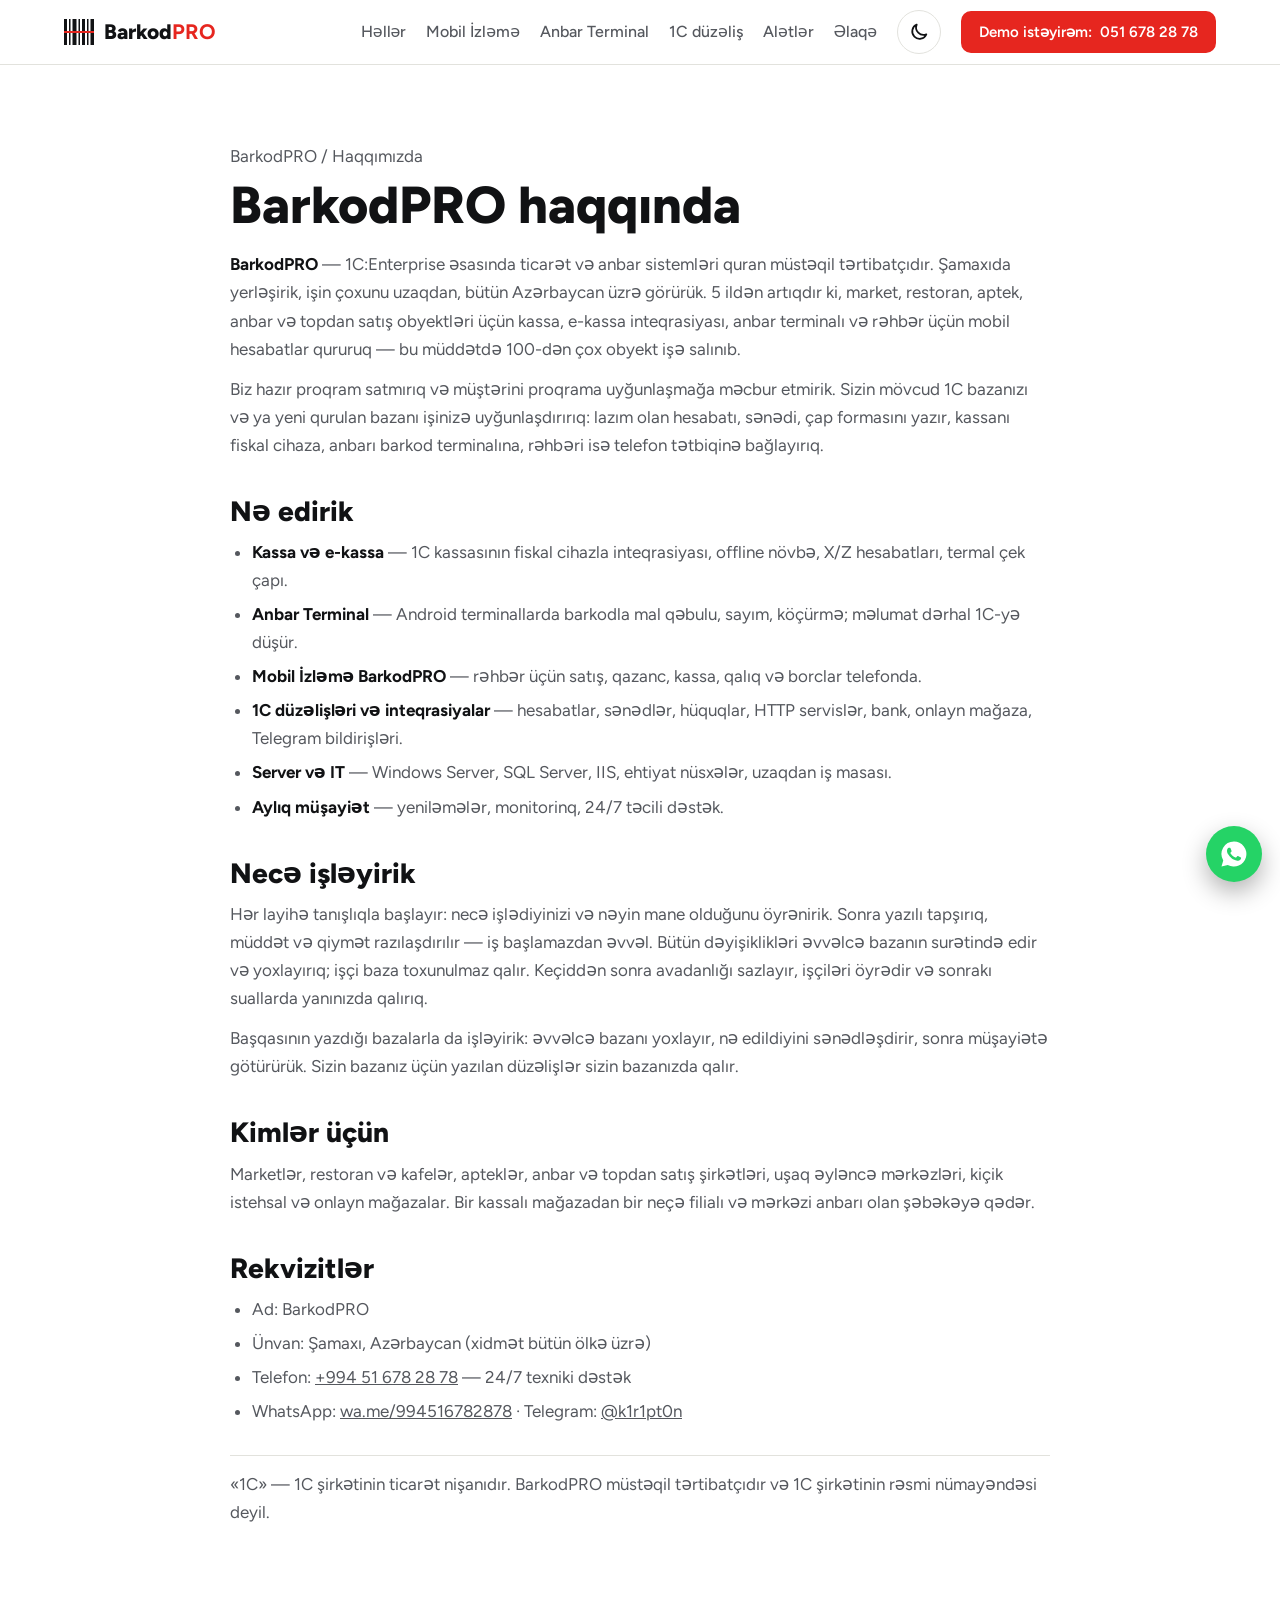
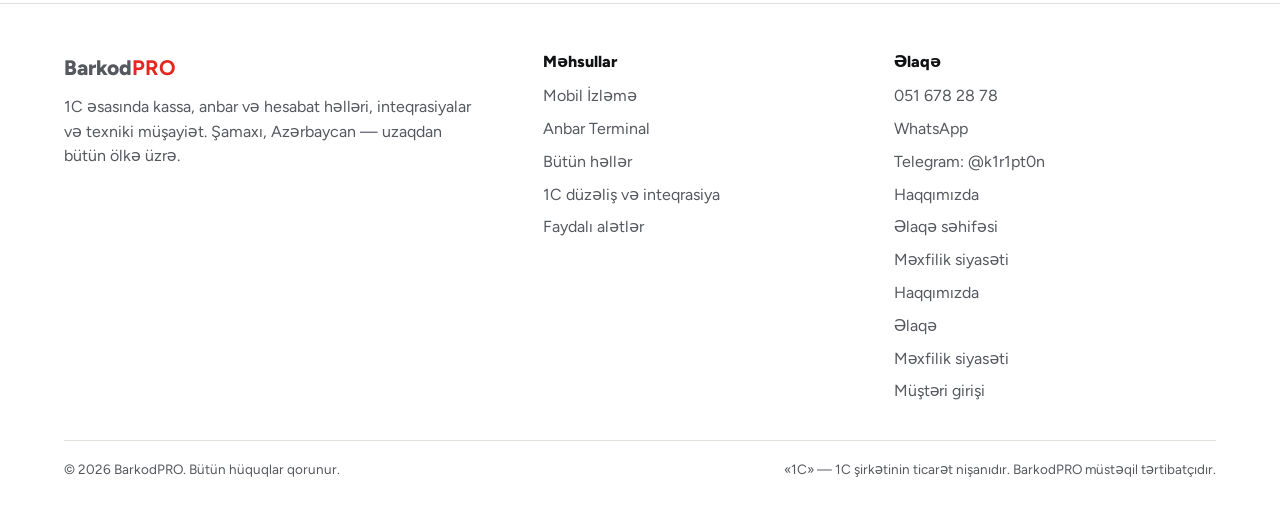
<file: about.html>
<!DOCTYPE html>
<html lang="az">
<head>
<meta charset="utf-8">
<meta name="viewport" content="width=device-width,initial-scale=1">
<title>Haqqımızda — BarkodPRO</title>
<meta name="description" content="BarkodPRO — Azərbaycanda 1C:Enterprise əsasında kassa, e-kassa, anbar terminalı və mobil hesabat sistemləri quran müstəqil tərtibatçı. Necə işləyirik, nə edirik.">
<meta name="robots" content="index,follow">
<link rel="canonical" href="https://xeyalshixi.github.io/barkodpro/about.html">
<meta property="og:type" content="website">
<meta property="og:url" content="https://xeyalshixi.github.io/barkodpro/about.html">
<meta property="og:title" content="Haqqımızda — BarkodPRO">
<meta property="og:description" content="BarkodPRO — Azərbaycanda 1C:Enterprise əsasında kassa, e-kassa, anbar terminalı və mobil hesabat sistemləri quran müstəqil tərtibatçı. Necə işləyirik, nə edirik.">
<meta property="og:image" content="https://xeyalshixi.github.io/barkodpro/assets/img/og-cover.png">
<meta property="og:site_name" content="BarkodPRO">
<meta property="og:locale" content="az_AZ">
<meta name="theme-color" content="#111214">
<link rel="icon" href="assets/img/favicon.svg" type="image/svg+xml">
<link rel="alternate" type="text/plain" href="https://xeyalshixi.github.io/barkodpro/llms.txt" title="llms.txt">
<script type="application/ld+json">{"@context": "https://schema.org", "@graph": [{"@type": "AboutPage", "@id": "https://xeyalshixi.github.io/barkodpro/about.html#page", "url": "https://xeyalshixi.github.io/barkodpro/about.html", "name": "Haqqımızda", "description": "BarkodPRO — Azərbaycanda 1C:Enterprise əsasında kassa, e-kassa, anbar terminalı və mobil hesabat sistemləri quran müstəqil tərtibatçı. Necə işləyirik, nə edirik.", "inLanguage": "az", "about": {"@id": "https://xeyalshixi.github.io/barkodpro/#org"}, "isPartOf": {"@type": "WebSite", "url": "https://xeyalshixi.github.io/barkodpro/", "name": "BarkodPRO"}}, {"@type": ["Organization", "LocalBusiness"], "@id": "https://xeyalshixi.github.io/barkodpro/#org", "name": "BarkodPRO", "url": "https://xeyalshixi.github.io/barkodpro/", "telephone": "+994516782878", "address": {"@type": "PostalAddress", "addressLocality": "Şamaxı", "addressCountry": "AZ"}, "contactPoint": {"@type": "ContactPoint", "telephone": "+994516782878", "contactType": "customer support", "availableLanguage": ["az", "ru"]}}, {"@type": "BreadcrumbList", "itemListElement": [{"@type": "ListItem", "position": 1, "name": "BarkodPRO", "item": "https://xeyalshixi.github.io/barkodpro/"}, {"@type": "ListItem", "position": 2, "name": "Haqqımızda", "item": "https://xeyalshixi.github.io/barkodpro/about.html"}]}]}</script>
<link rel="preconnect" href="https://fonts.googleapis.com">
<link rel="preconnect" href="https://fonts.gstatic.com" crossorigin>
<link href="https://fonts.googleapis.com/css2?family=Figtree:wght@400;500;600;800&display=swap" rel="stylesheet">
<style>
:root{color-scheme:light;--red:#e6261f;--yel:#ffcc00;--vio:#6c5ce7;--bg:#ffffff;--bg2:#f4f4f1;--ink:#111214;--mute:#55585e;--line:#e2e2dd;--card:#fff;--hdr:rgba(255,255,255,.92);--hbg:#ffffff;--hink:#111214;--hmute:#55585e;--hline:#e2e2dd;--hcard:#ffffff;--sbg:#ffffff;--obg:#f7f7f4;--stp:#111214;--ok:#0a7d3c;--wn:#a15c00;--er:#c4241c;--glow:.12}
@media(prefers-color-scheme:dark){:root:not([data-theme=light]){color-scheme:dark;--bg:#0f1012;--bg2:#17181b;--ink:#f1f1ee;--mute:#a6a9ae;--line:#2a2c30;--card:#1b1c20;--hdr:rgba(15,16,18,.92);--hbg:#0f1012;--hink:#f1f1ee;--hmute:#a6a9ae;--hline:#2a2c30;--hcard:#1b1c20;--sbg:#111214;--obg:#111214;--stp:#ffffff;--ok:#6fd39a;--wn:#ffcc00;--er:#ff6b5e;--glow:.22}}
:root[data-theme=dark]{color-scheme:dark;--bg:#0f1012;--bg2:#17181b;--ink:#f1f1ee;--mute:#a6a9ae;--line:#2a2c30;--card:#1b1c20;--hdr:rgba(15,16,18,.92);--hbg:#0f1012;--hink:#f1f1ee;--hmute:#a6a9ae;--hline:#2a2c30;--hcard:#1b1c20;--sbg:#111214;--obg:#111214;--stp:#ffffff;--ok:#6fd39a;--wn:#ffcc00;--er:#ff6b5e;--glow:.22}
*{box-sizing:border-box;min-width:0}
html{scroll-behavior:smooth;scroll-padding-top:72px}
body{margin:0;background:var(--bg);color:var(--ink);font:16px/1.55 Figtree,system-ui,sans-serif;overflow-x:clip}
a{color:inherit}
h1,h2,h3{font-weight:800;line-height:1.05;text-wrap:balance;margin:0}
h2{font-size:clamp(30px,4vw,44px)}h3{font-size:19px;line-height:1.25}
p{margin:0}
.wrap{max-width:1240px;margin:0 auto}
.band{padding:clamp(44px,6vw,88px) max(5vw,16px)}
.alt{background:var(--bg2)}
.dark{background:var(--sbg);color:var(--hink);--ink:var(--hink);--bg:var(--sbg);--mute:var(--hmute);--line:var(--hline);--card:var(--hcard);border-top:1px solid var(--hline)}
.lead{color:var(--mute);font-size:17px;max-width:62ch;margin-top:14px}
.head{display:flex;flex-wrap:wrap;justify-content:space-between;align-items:end;gap:16px;margin-bottom:36px}
.btn{display:inline-flex;align-items:center;justify-content:center;gap:8px;min-height:48px;padding:0 22px;border-radius:10px;font:600 16px Figtree,sans-serif;text-decoration:none;border:2px solid var(--ink);background:var(--ink);color:var(--bg);cursor:pointer}
.btn.o{background:transparent;color:var(--ink)}
.btn.r{background:var(--red);border-color:var(--red);color:#fff}
.btn:focus-visible,a:focus-visible,button:focus-visible,summary:focus-visible{outline:3px solid var(--red);outline-offset:2px}
.stripes{height:14px;background:repeating-linear-gradient(90deg,var(--ink) 0 2px,transparent 2px 5px,var(--ink) 5px 9px,transparent 9px 11px,var(--ink) 11px 12px,transparent 12px 16px);opacity:.9}
/* header */
header{position:sticky;top:0;z-index:20;background:var(--hdr);backdrop-filter:blur(10px);border-bottom:1px solid var(--line)}
.nav{display:flex;align-items:center;gap:20px;padding:10px max(5vw,16px);max-width:1340px;margin:0 auto}
.logo{display:flex;align-items:center;gap:10px;font-weight:800;font-size:21px;text-decoration:none}
.logo b{color:var(--red)}
.menu{display:flex;gap:20px;margin-left:auto;flex-wrap:nowrap;white-space:nowrap}
.nav .tel{white-space:nowrap}
.menu a{text-decoration:none;font-weight:500;color:var(--mute)}.menu a:hover,.menu a[aria-current]{color:var(--ink)}
.nav .btn{min-height:42px;padding:0 16px;font-size:15px}
.theme,.burger{flex:none;width:44px;height:44px;border:1.5px solid var(--line);background:var(--card);color:var(--ink);display:grid;place-items:center;cursor:pointer}
.theme{border-radius:50%}.burger{border-radius:10px;display:none}
.theme svg,.burger svg{width:22px;height:22px;fill:none;stroke:currentColor;stroke-width:1.9;stroke-linecap:round;stroke-linejoin:round;grid-area:1/1}
.theme .sun,html.is-dark .theme .moon{display:none}html.is-dark .theme .sun{display:block}
.drawer{display:grid;padding:6px max(5vw,16px) 16px;border-top:1px solid var(--line)}
.drawer[hidden]{display:none}
.drawer a{text-decoration:none;font-weight:600;font-size:17px;padding:12px 0;border-bottom:1px solid var(--line)}
@media(max-width:1180px){.menu{display:none}.burger{display:grid;margin-left:auto}}
@media(min-width:1181px){.drawer{display:none!important}}
@media(max-width:600px){.nav{gap:8px}.nav .tel .tl{display:none}}
@media(max-width:460px){.nav .tel{display:none}}
/* footer */
footer{padding:48px max(5vw,16px) 28px}
.foot{display:grid;grid-template-columns:1.4fr 1fr 1fr;gap:28px}
.foot a{display:block;text-decoration:none;color:var(--hmute);padding:4px 0}.foot a:hover{color:var(--hink)}
.foot h3{font-size:16px;margin-bottom:8px}
.legal{border-top:1px solid var(--hline);margin-top:32px;padding-top:18px;color:var(--hmute);font-size:13.5px;display:flex;flex-wrap:wrap;justify-content:space-between;gap:10px}
@media(max-width:760px){.foot{grid-template-columns:1fr}}
.wa{position:fixed;right:18px;bottom:18px;z-index:30;width:56px;height:56px;border-radius:50%;background:#25d366;display:grid;place-items:center;box-shadow:0 10px 24px rgba(0,0,0,.3)}
.wa svg{width:30px;height:30px;fill:#fff}

.page{max-width:820px}
.page h1{font-size:clamp(34px,4.5vw,52px);margin:8px 0 18px}
.page h2{font-size:clamp(22px,2.6vw,28px);margin:38px 0 12px}
.page p,.page li{color:var(--mute);font-size:17px;line-height:1.65}
.page p+p{margin-top:12px}
.page ul{padding-left:22px;display:grid;gap:6px;margin:10px 0 0}
.page b{color:var(--ink)}
.crumb{font-size:14px;color:var(--mute)}.crumb a{text-decoration:none}.crumb a:hover{color:var(--ink)}
.ways{display:grid;grid-template-columns:repeat(auto-fill,minmax(min(100%,230px),1fr));gap:12px;margin-top:20px}
.way{display:block;padding:18px;border:1px solid var(--line);border-radius:14px;text-decoration:none;background:var(--card)}
.way b{display:block;font-size:18px}.way span{color:var(--mute);font-size:14.5px}
.upd{font-size:14px;color:var(--mute);margin-top:30px;border-top:1px solid var(--line);padding-top:14px}
</style>
</head>
<body>
<header>
  <nav class="nav" aria-label="Əsas menyu">
    <a class="logo" href="index.html"><svg width="30" height="26" viewBox="0 0 30 26" aria-hidden="true"><g fill="currentColor"><rect x="0" width="3" height="26"/><rect x="5" width="1.5" height="26"/><rect x="8.5" width="4" height="26"/><rect x="14.5" width="1.5" height="26"/><rect x="18" width="3" height="26"/><rect x="23" width="1.5" height="26"/><rect x="26.5" width="3.5" height="26"/></g><rect x="-2" y="12" width="34" height="2" fill="#e6261f"/></svg><span>Barkod<b>PRO</b></span></a>
    <div class="menu">
      <a href="index.html#heller">Həllər</a><a href="mobil-izleme.html">Mobil İzləmə</a><a href="anbar-terminal.html">Anbar Terminal</a><a href="index.html#inteqrasiya">1C düzəliş</a><a href="index.html#aletler">Alətlər</a><a href="index.html#elaqe">Əlaqə</a>
    </div>
    <button class="burger" id="burger" type="button" aria-expanded="false" aria-controls="drawer" aria-label="Menyu"><svg viewBox="0 0 24 24"><path d="M4 7h16M4 12h16M4 17h16"/></svg></button>
    <button class="theme" id="thm" type="button" aria-label="Gecə/gündüz rejimi" title="Gecə/gündüz rejimi"><svg class="moon" viewBox="0 0 24 24"><path d="M20 14.5A8 8 0 0 1 9.5 4a8 8 0 1 0 10.5 10.5"/></svg><svg class="sun" viewBox="0 0 24 24"><circle cx="12" cy="12" r="4"/><path d="M12 2v2M12 20v2M2 12h2M20 12h2M4.9 4.9l1.4 1.4M17.7 17.7l1.4 1.4M4.9 19.1l1.4-1.4M17.7 6.3l1.4-1.4"/></svg></button>
    <a class="btn r tel" href="tel:+994516782878"><span class="tl">Demo istəyirəm:</span> 051 678 28 78</a>
  </nav>
  <nav class="drawer" id="drawer" aria-label="Mobil menyu" hidden><a href="index.html">Ana səhifə</a><a href="index.html#heller">Həllər</a><a href="mobil-izleme.html">Mobil İzləmə</a><a href="anbar-terminal.html">Anbar Terminal</a><a href="index.html#inteqrasiya">1C düzəliş və inteqrasiya</a><a href="index.html#aletler">Faydalı alətlər</a><a href="index.html#elaqe">Əlaqə</a></nav>
</header>
<main class="band"><article class="wrap page">
<p class="crumb"><a href="index.html">BarkodPRO</a> / Haqqımızda</p>

<h1>BarkodPRO haqqında</h1>
<p><b>BarkodPRO</b> — 1C:Enterprise əsasında ticarət və anbar sistemləri quran müstəqil tərtibatçıdır. Şamaxıda yerləşirik, işin çoxunu uzaqdan, bütün Azərbaycan üzrə görürük. 5 ildən artıqdır ki, market, restoran, aptek, anbar və topdan satış obyektləri üçün kassa, e-kassa inteqrasiyası, anbar terminalı və rəhbər üçün mobil hesabatlar qururuq — bu müddətdə 100-dən çox obyekt işə salınıb.</p>
<p>Biz hazır proqram satmırıq və müştərini proqrama uyğunlaşmağa məcbur etmirik. Sizin mövcud 1C bazanızı və ya yeni qurulan bazanı işinizə uyğunlaşdırırıq: lazım olan hesabatı, sənədi, çap formasını yazır, kassanı fiskal cihaza, anbarı barkod terminalına, rəhbəri isə telefon tətbiqinə bağlayırıq.</p>
<h2>Nə edirik</h2>
<ul>
<li><b>Kassa və e-kassa</b> — 1C kassasının fiskal cihazla inteqrasiyası, offline növbə, X/Z hesabatları, termal çek çapı.</li>
<li><b>Anbar Terminal</b> — Android terminallarda barkodla mal qəbulu, sayım, köçürmə; məlumat dərhal 1C-yə düşür.</li>
<li><b>Mobil İzləmə BarkodPRO</b> — rəhbər üçün satış, qazanc, kassa, qalıq və borclar telefonda.</li>
<li><b>1C düzəlişləri və inteqrasiyalar</b> — hesabatlar, sənədlər, hüquqlar, HTTP servislər, bank, onlayn mağaza, Telegram bildirişləri.</li>
<li><b>Server və IT</b> — Windows Server, SQL Server, IIS, ehtiyat nüsxələr, uzaqdan iş masası.</li>
<li><b>Aylıq müşayiət</b> — yeniləmələr, monitorinq, 24/7 təcili dəstək.</li>
</ul>
<h2>Necə işləyirik</h2>
<p>Hər layihə tanışlıqla başlayır: necə işlədiyinizi və nəyin mane olduğunu öyrənirik. Sonra yazılı tapşırıq, müddət və qiymət razılaşdırılır — iş başlamazdan əvvəl. Bütün dəyişiklikləri əvvəlcə bazanın surətində edir və yoxlayırıq; işçi baza toxunulmaz qalır. Keçiddən sonra avadanlığı sazlayır, işçiləri öyrədir və sonrakı suallarda yanınızda qalırıq.</p>
<p>Başqasının yazdığı bazalarla da işləyirik: əvvəlcə bazanı yoxlayır, nə edildiyini sənədləşdirir, sonra müşayiətə götürürük. Sizin bazanız üçün yazılan düzəlişlər sizin bazanızda qalır.</p>
<h2>Kimlər üçün</h2>
<p>Marketlər, restoran və kafelər, apteklər, anbar və topdan satış şirkətləri, uşaq əyləncə mərkəzləri, kiçik istehsal və onlayn mağazalar. Bir kassalı mağazadan bir neçə filialı və mərkəzi anbarı olan şəbəkəyə qədər.</p>
<h2>Rekvizitlər</h2>
<ul>
<li>Ad: BarkodPRO</li>
<li>Ünvan: Şamaxı, Azərbaycan (xidmət bütün ölkə üzrə)</li>
<li>Telefon: <a href="tel:+994516782878">+994 51 678 28 78</a> — 24/7 texniki dəstək</li>
<li>WhatsApp: <a href="https://wa.me/994516782878">wa.me/994516782878</a> · Telegram: <a href="https://t.me/k1r1pt0n">@k1r1pt0n</a></li>
</ul>
<p class="upd">«1C» — 1C şirkətinin ticarət nişanıdır. BarkodPRO müstəqil tərtibatçıdır və 1C şirkətinin rəsmi nümayəndəsi deyil.</p>

</article></main>
<footer class="dark">
  <div class="wrap">
    <div class="foot">
      <div>
        <a class="logo" href="index.html" style="padding:0"><span>Barkod<b>PRO</b></span></a>
        <p style="color:var(--hmute);margin-top:10px;max-width:42ch">1C əsasında kassa, anbar və hesabat həlləri, inteqrasiyalar və texniki müşayiət. Şamaxı, Azərbaycan — uzaqdan bütün ölkə üzrə.</p>
      </div>
      <div><h3>Məhsullar</h3><a href="mobil-izleme.html">Mobil İzləmə</a><a href="anbar-terminal.html">Anbar Terminal</a><a href="index.html#heller">Bütün həllər</a><a href="index.html#inteqrasiya">1C düzəliş və inteqrasiya</a><a href="index.html#aletler">Faydalı alətlər</a></div>
      <div><h3>Əlaqə</h3><a href="tel:+994516782878">051 678 28 78</a><a href="https://wa.me/994516782878" target="_blank" rel="noopener">WhatsApp</a><a href="https://t.me/k1r1pt0n" target="_blank" rel="noopener">Telegram: @k1r1pt0n</a><a href="about.html">Haqqımızda</a><a href="contact.html">Əlaqə səhifəsi</a><a href="privacy.html">Məxfilik siyasəti</a><a href="about.html">Haqqımızda</a><a href="contact.html">Əlaqə</a><a href="privacy.html">Məxfilik siyasəti</a><a href="login.html">Müştəri girişi</a></div>
    </div>
    <div class="legal"><span>© <span id="yr">2026</span> BarkodPRO. Bütün hüquqlar qorunur.</span><span>«1C» — 1C şirkətinin ticarət nişanıdır. BarkodPRO müstəqil tərtibatçıdır.</span></div>
  </div>
</footer>
<a class="wa" href="https://wa.me/994516782878" target="_blank" rel="noopener" aria-label="WhatsApp-da yaz"><svg viewBox="0 0 24 24"><path d="M12 2a10 10 0 0 0-8.6 15.1L2 22l5-1.3A10 10 0 1 0 12 2m5.3 14.1c-.2.6-1.3 1.2-1.8 1.2-.5.1-1 .2-3.3-.7-2.8-1.1-4.5-4-4.7-4.2-.1-.2-1.1-1.5-1.1-2.9s.7-2 1-2.3c.2-.3.5-.3.7-.3h.5c.2 0 .4 0 .6.5l.8 2c.1.2.1.4 0 .5l-.3.5-.4.4c-.1.1-.3.3-.1.6.2.3.8 1.3 1.6 2 1.1 1 2 1.3 2.3 1.4.3.1.4.1.6-.1l.9-1c.2-.3.4-.2.6-.1l1.9.9c.3.1.5.2.5.3.1.2.1.7-.2 1.3"/></svg></a>
<script>
{
const $=s=>document.querySelector(s);
/* menyu */
const bg=$('#burger'),dr=$('#drawer');
bg.addEventListener('click',()=>{const o=dr.hidden;dr.hidden=!o;bg.setAttribute('aria-expanded',o)});
dr.addEventListener('click',e=>{if(e.target.closest('a')){dr.hidden=true;bg.setAttribute('aria-expanded','false')}});
/* tema — ana səhifə ilə eyni açar */
const root=document.documentElement,mq=matchMedia('(prefers-color-scheme: dark)');
const isDark=()=>root.dataset.theme?root.dataset.theme==='dark':mq.matches;
const sync=()=>root.classList.toggle('is-dark',isDark());
try{const s=localStorage.getItem('bp-theme');if(s)root.dataset.theme=s}catch(_){}
sync();try{mq.addEventListener('change',sync)}catch(_){}
$('#thm').addEventListener('click',()=>{const t=isDark()?'light':'dark';root.dataset.theme=t;sync();try{localStorage.setItem('bp-theme',t)}catch(_){}});

$('#yr').textContent=new Date().getFullYear();
}
</script>
</body>
</html>
</file>
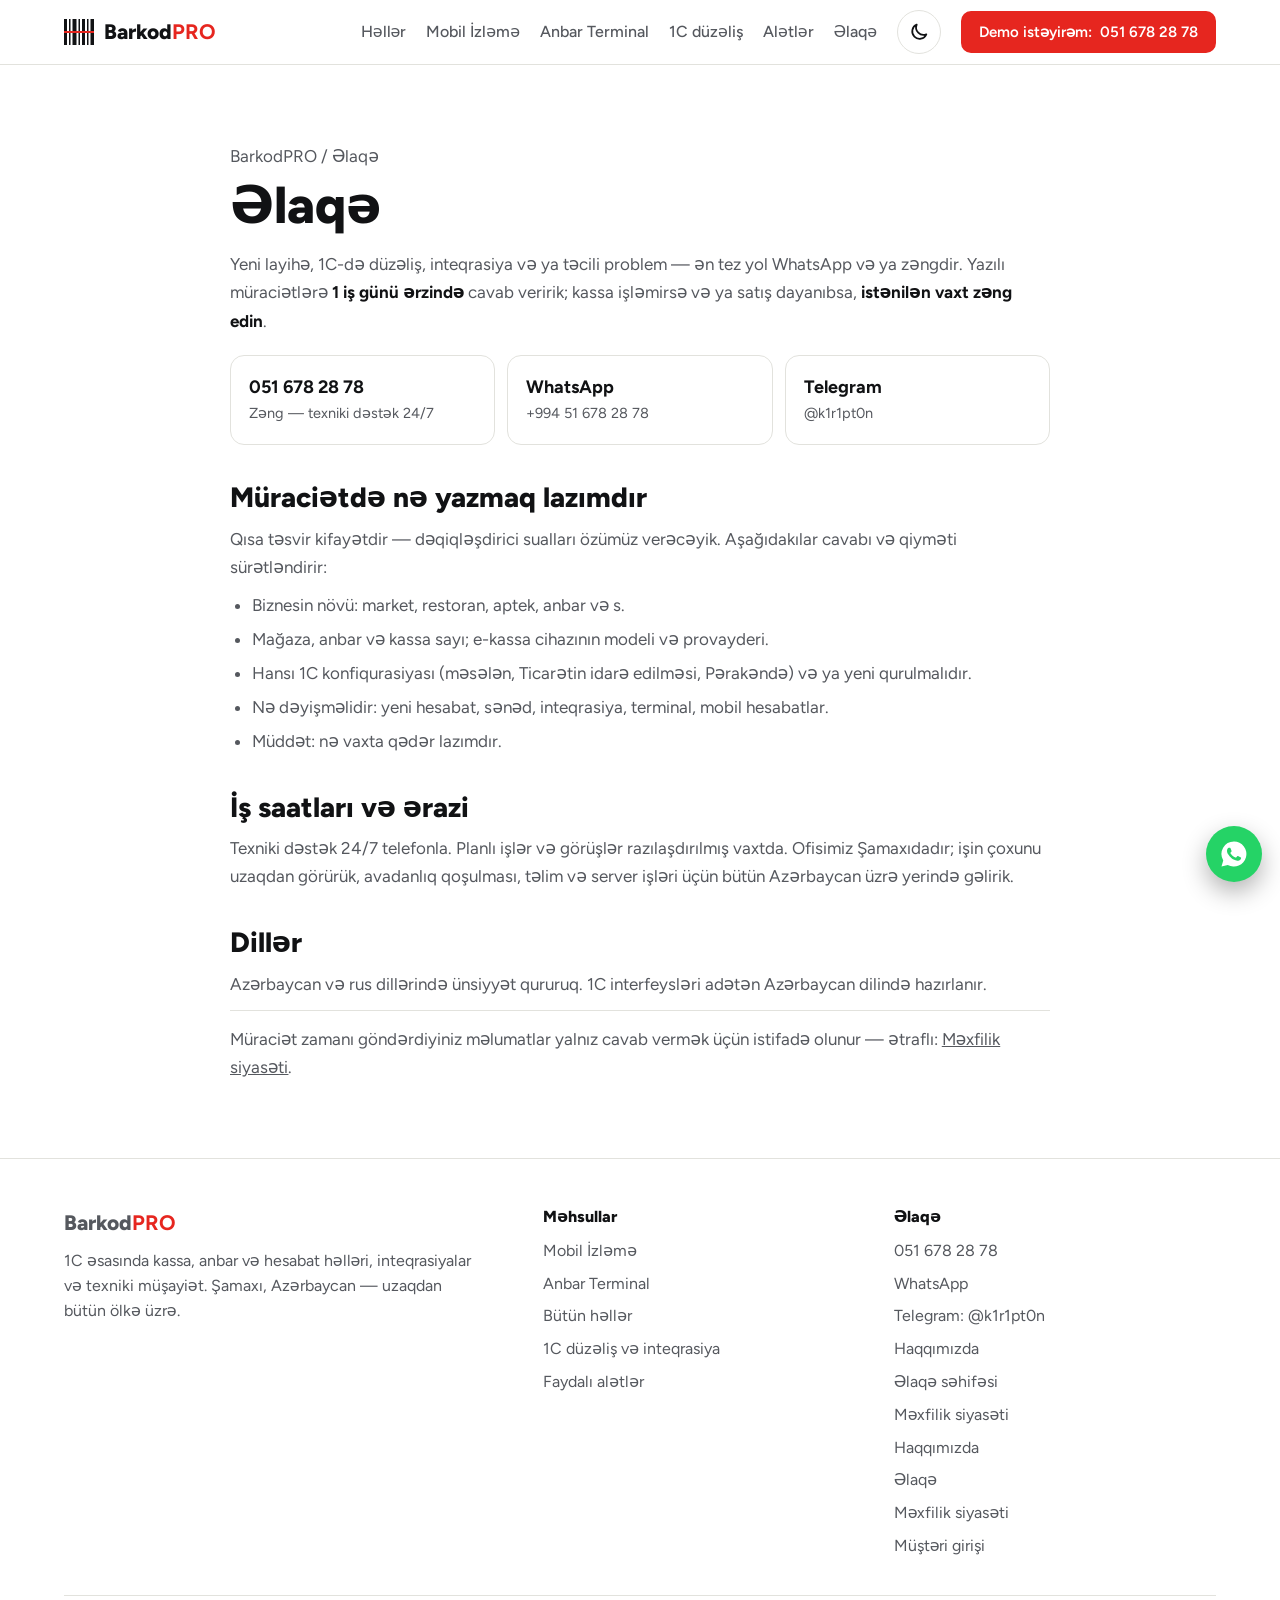
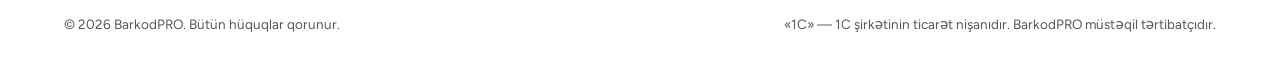
<file: contact.html>
<!DOCTYPE html>
<html lang="az">
<head>
<meta charset="utf-8">
<meta name="viewport" content="width=device-width,initial-scale=1">
<title>Əlaqə — BarkodPRO</title>
<meta name="description" content="BarkodPRO ilə əlaqə: telefon +994 51 678 28 78 (24/7 texniki dəstək), WhatsApp, Telegram. Müraciətdə nə yazmaq lazımdır, nə vaxt cavab veririk.">
<meta name="robots" content="index,follow">
<link rel="canonical" href="https://xeyalshixi.github.io/barkodpro/contact.html">
<meta property="og:type" content="website">
<meta property="og:url" content="https://xeyalshixi.github.io/barkodpro/contact.html">
<meta property="og:title" content="Əlaqə — BarkodPRO">
<meta property="og:description" content="BarkodPRO ilə əlaqə: telefon +994 51 678 28 78 (24/7 texniki dəstək), WhatsApp, Telegram. Müraciətdə nə yazmaq lazımdır, nə vaxt cavab veririk.">
<meta property="og:image" content="https://xeyalshixi.github.io/barkodpro/assets/img/og-cover.png">
<meta property="og:site_name" content="BarkodPRO">
<meta property="og:locale" content="az_AZ">
<meta name="theme-color" content="#111214">
<link rel="icon" href="assets/img/favicon.svg" type="image/svg+xml">
<link rel="alternate" type="text/plain" href="https://xeyalshixi.github.io/barkodpro/llms.txt" title="llms.txt">
<script type="application/ld+json">{"@context": "https://schema.org", "@graph": [{"@type": "ContactPage", "@id": "https://xeyalshixi.github.io/barkodpro/contact.html#page", "url": "https://xeyalshixi.github.io/barkodpro/contact.html", "name": "Əlaqə", "description": "BarkodPRO ilə əlaqə: telefon +994 51 678 28 78 (24/7 texniki dəstək), WhatsApp, Telegram. Müraciətdə nə yazmaq lazımdır, nə vaxt cavab veririk.", "inLanguage": "az", "about": {"@id": "https://xeyalshixi.github.io/barkodpro/#org"}, "isPartOf": {"@type": "WebSite", "url": "https://xeyalshixi.github.io/barkodpro/", "name": "BarkodPRO"}}, {"@type": ["Organization", "LocalBusiness"], "@id": "https://xeyalshixi.github.io/barkodpro/#org", "name": "BarkodPRO", "url": "https://xeyalshixi.github.io/barkodpro/", "telephone": "+994516782878", "address": {"@type": "PostalAddress", "addressLocality": "Şamaxı", "addressCountry": "AZ"}, "contactPoint": {"@type": "ContactPoint", "telephone": "+994516782878", "contactType": "customer support", "availableLanguage": ["az", "ru"]}}, {"@type": "BreadcrumbList", "itemListElement": [{"@type": "ListItem", "position": 1, "name": "BarkodPRO", "item": "https://xeyalshixi.github.io/barkodpro/"}, {"@type": "ListItem", "position": 2, "name": "Əlaqə", "item": "https://xeyalshixi.github.io/barkodpro/contact.html"}]}]}</script>
<link rel="preconnect" href="https://fonts.googleapis.com">
<link rel="preconnect" href="https://fonts.gstatic.com" crossorigin>
<link href="https://fonts.googleapis.com/css2?family=Figtree:wght@400;500;600;800&display=swap" rel="stylesheet">
<style>
:root{color-scheme:light;--red:#e6261f;--yel:#ffcc00;--vio:#6c5ce7;--bg:#ffffff;--bg2:#f4f4f1;--ink:#111214;--mute:#55585e;--line:#e2e2dd;--card:#fff;--hdr:rgba(255,255,255,.92);--hbg:#ffffff;--hink:#111214;--hmute:#55585e;--hline:#e2e2dd;--hcard:#ffffff;--sbg:#ffffff;--obg:#f7f7f4;--stp:#111214;--ok:#0a7d3c;--wn:#a15c00;--er:#c4241c;--glow:.12}
@media(prefers-color-scheme:dark){:root:not([data-theme=light]){color-scheme:dark;--bg:#0f1012;--bg2:#17181b;--ink:#f1f1ee;--mute:#a6a9ae;--line:#2a2c30;--card:#1b1c20;--hdr:rgba(15,16,18,.92);--hbg:#0f1012;--hink:#f1f1ee;--hmute:#a6a9ae;--hline:#2a2c30;--hcard:#1b1c20;--sbg:#111214;--obg:#111214;--stp:#ffffff;--ok:#6fd39a;--wn:#ffcc00;--er:#ff6b5e;--glow:.22}}
:root[data-theme=dark]{color-scheme:dark;--bg:#0f1012;--bg2:#17181b;--ink:#f1f1ee;--mute:#a6a9ae;--line:#2a2c30;--card:#1b1c20;--hdr:rgba(15,16,18,.92);--hbg:#0f1012;--hink:#f1f1ee;--hmute:#a6a9ae;--hline:#2a2c30;--hcard:#1b1c20;--sbg:#111214;--obg:#111214;--stp:#ffffff;--ok:#6fd39a;--wn:#ffcc00;--er:#ff6b5e;--glow:.22}
*{box-sizing:border-box;min-width:0}
html{scroll-behavior:smooth;scroll-padding-top:72px}
body{margin:0;background:var(--bg);color:var(--ink);font:16px/1.55 Figtree,system-ui,sans-serif;overflow-x:clip}
a{color:inherit}
h1,h2,h3{font-weight:800;line-height:1.05;text-wrap:balance;margin:0}
h2{font-size:clamp(30px,4vw,44px)}h3{font-size:19px;line-height:1.25}
p{margin:0}
.wrap{max-width:1240px;margin:0 auto}
.band{padding:clamp(44px,6vw,88px) max(5vw,16px)}
.alt{background:var(--bg2)}
.dark{background:var(--sbg);color:var(--hink);--ink:var(--hink);--bg:var(--sbg);--mute:var(--hmute);--line:var(--hline);--card:var(--hcard);border-top:1px solid var(--hline)}
.lead{color:var(--mute);font-size:17px;max-width:62ch;margin-top:14px}
.head{display:flex;flex-wrap:wrap;justify-content:space-between;align-items:end;gap:16px;margin-bottom:36px}
.btn{display:inline-flex;align-items:center;justify-content:center;gap:8px;min-height:48px;padding:0 22px;border-radius:10px;font:600 16px Figtree,sans-serif;text-decoration:none;border:2px solid var(--ink);background:var(--ink);color:var(--bg);cursor:pointer}
.btn.o{background:transparent;color:var(--ink)}
.btn.r{background:var(--red);border-color:var(--red);color:#fff}
.btn:focus-visible,a:focus-visible,button:focus-visible,summary:focus-visible{outline:3px solid var(--red);outline-offset:2px}
.stripes{height:14px;background:repeating-linear-gradient(90deg,var(--ink) 0 2px,transparent 2px 5px,var(--ink) 5px 9px,transparent 9px 11px,var(--ink) 11px 12px,transparent 12px 16px);opacity:.9}
/* header */
header{position:sticky;top:0;z-index:20;background:var(--hdr);backdrop-filter:blur(10px);border-bottom:1px solid var(--line)}
.nav{display:flex;align-items:center;gap:20px;padding:10px max(5vw,16px);max-width:1340px;margin:0 auto}
.logo{display:flex;align-items:center;gap:10px;font-weight:800;font-size:21px;text-decoration:none}
.logo b{color:var(--red)}
.menu{display:flex;gap:20px;margin-left:auto;flex-wrap:nowrap;white-space:nowrap}
.nav .tel{white-space:nowrap}
.menu a{text-decoration:none;font-weight:500;color:var(--mute)}.menu a:hover,.menu a[aria-current]{color:var(--ink)}
.nav .btn{min-height:42px;padding:0 16px;font-size:15px}
.theme,.burger{flex:none;width:44px;height:44px;border:1.5px solid var(--line);background:var(--card);color:var(--ink);display:grid;place-items:center;cursor:pointer}
.theme{border-radius:50%}.burger{border-radius:10px;display:none}
.theme svg,.burger svg{width:22px;height:22px;fill:none;stroke:currentColor;stroke-width:1.9;stroke-linecap:round;stroke-linejoin:round;grid-area:1/1}
.theme .sun,html.is-dark .theme .moon{display:none}html.is-dark .theme .sun{display:block}
.drawer{display:grid;padding:6px max(5vw,16px) 16px;border-top:1px solid var(--line)}
.drawer[hidden]{display:none}
.drawer a{text-decoration:none;font-weight:600;font-size:17px;padding:12px 0;border-bottom:1px solid var(--line)}
@media(max-width:1180px){.menu{display:none}.burger{display:grid;margin-left:auto}}
@media(min-width:1181px){.drawer{display:none!important}}
@media(max-width:600px){.nav{gap:8px}.nav .tel .tl{display:none}}
@media(max-width:460px){.nav .tel{display:none}}
/* footer */
footer{padding:48px max(5vw,16px) 28px}
.foot{display:grid;grid-template-columns:1.4fr 1fr 1fr;gap:28px}
.foot a{display:block;text-decoration:none;color:var(--hmute);padding:4px 0}.foot a:hover{color:var(--hink)}
.foot h3{font-size:16px;margin-bottom:8px}
.legal{border-top:1px solid var(--hline);margin-top:32px;padding-top:18px;color:var(--hmute);font-size:13.5px;display:flex;flex-wrap:wrap;justify-content:space-between;gap:10px}
@media(max-width:760px){.foot{grid-template-columns:1fr}}
.wa{position:fixed;right:18px;bottom:18px;z-index:30;width:56px;height:56px;border-radius:50%;background:#25d366;display:grid;place-items:center;box-shadow:0 10px 24px rgba(0,0,0,.3)}
.wa svg{width:30px;height:30px;fill:#fff}

.page{max-width:820px}
.page h1{font-size:clamp(34px,4.5vw,52px);margin:8px 0 18px}
.page h2{font-size:clamp(22px,2.6vw,28px);margin:38px 0 12px}
.page p,.page li{color:var(--mute);font-size:17px;line-height:1.65}
.page p+p{margin-top:12px}
.page ul{padding-left:22px;display:grid;gap:6px;margin:10px 0 0}
.page b{color:var(--ink)}
.crumb{font-size:14px;color:var(--mute)}.crumb a{text-decoration:none}.crumb a:hover{color:var(--ink)}
.ways{display:grid;grid-template-columns:repeat(auto-fill,minmax(min(100%,230px),1fr));gap:12px;margin-top:20px}
.way{display:block;padding:18px;border:1px solid var(--line);border-radius:14px;text-decoration:none;background:var(--card)}
.way b{display:block;font-size:18px}.way span{color:var(--mute);font-size:14.5px}
.upd{font-size:14px;color:var(--mute);margin-top:30px;border-top:1px solid var(--line);padding-top:14px}
</style>
</head>
<body>
<header>
  <nav class="nav" aria-label="Əsas menyu">
    <a class="logo" href="index.html"><svg width="30" height="26" viewBox="0 0 30 26" aria-hidden="true"><g fill="currentColor"><rect x="0" width="3" height="26"/><rect x="5" width="1.5" height="26"/><rect x="8.5" width="4" height="26"/><rect x="14.5" width="1.5" height="26"/><rect x="18" width="3" height="26"/><rect x="23" width="1.5" height="26"/><rect x="26.5" width="3.5" height="26"/></g><rect x="-2" y="12" width="34" height="2" fill="#e6261f"/></svg><span>Barkod<b>PRO</b></span></a>
    <div class="menu">
      <a href="index.html#heller">Həllər</a><a href="mobil-izleme.html">Mobil İzləmə</a><a href="anbar-terminal.html">Anbar Terminal</a><a href="index.html#inteqrasiya">1C düzəliş</a><a href="index.html#aletler">Alətlər</a><a href="index.html#elaqe">Əlaqə</a>
    </div>
    <button class="burger" id="burger" type="button" aria-expanded="false" aria-controls="drawer" aria-label="Menyu"><svg viewBox="0 0 24 24"><path d="M4 7h16M4 12h16M4 17h16"/></svg></button>
    <button class="theme" id="thm" type="button" aria-label="Gecə/gündüz rejimi" title="Gecə/gündüz rejimi"><svg class="moon" viewBox="0 0 24 24"><path d="M20 14.5A8 8 0 0 1 9.5 4a8 8 0 1 0 10.5 10.5"/></svg><svg class="sun" viewBox="0 0 24 24"><circle cx="12" cy="12" r="4"/><path d="M12 2v2M12 20v2M2 12h2M20 12h2M4.9 4.9l1.4 1.4M17.7 17.7l1.4 1.4M4.9 19.1l1.4-1.4M17.7 6.3l1.4-1.4"/></svg></button>
    <a class="btn r tel" href="tel:+994516782878"><span class="tl">Demo istəyirəm:</span> 051 678 28 78</a>
  </nav>
  <nav class="drawer" id="drawer" aria-label="Mobil menyu" hidden><a href="index.html">Ana səhifə</a><a href="index.html#heller">Həllər</a><a href="mobil-izleme.html">Mobil İzləmə</a><a href="anbar-terminal.html">Anbar Terminal</a><a href="index.html#inteqrasiya">1C düzəliş və inteqrasiya</a><a href="index.html#aletler">Faydalı alətlər</a><a href="index.html#elaqe">Əlaqə</a></nav>
</header>
<main class="band"><article class="wrap page">
<p class="crumb"><a href="index.html">BarkodPRO</a> / Əlaqə</p>

<h1>Əlaqə</h1>
<p>Yeni layihə, 1C-də düzəliş, inteqrasiya və ya təcili problem — ən tez yol WhatsApp və ya zəngdir. Yazılı müraciətlərə <b>1 iş günü ərzində</b> cavab veririk; kassa işləmirsə və ya satış dayanıbsa, <b>istənilən vaxt zəng edin</b>.</p>
<div class="ways">
<a class="way" href="tel:+994516782878"><b>051 678 28 78</b><span>Zəng — texniki dəstək 24/7</span></a>
<a class="way" href="https://wa.me/994516782878" target="_blank" rel="noopener"><b>WhatsApp</b><span>+994 51 678 28 78</span></a>
<a class="way" href="https://t.me/k1r1pt0n" target="_blank" rel="noopener"><b>Telegram</b><span>@k1r1pt0n</span></a>
</div>
<h2>Müraciətdə nə yazmaq lazımdır</h2>
<p>Qısa təsvir kifayətdir — dəqiqləşdirici sualları özümüz verəcəyik. Aşağıdakılar cavabı və qiyməti sürətləndirir:</p>
<ul>
<li>Biznesin növü: market, restoran, aptek, anbar və s.</li>
<li>Mağaza, anbar və kassa sayı; e-kassa cihazının modeli və provayderi.</li>
<li>Hansı 1C konfiqurasiyası (məsələn, Ticarətin idarə edilməsi, Pərakəndə) və ya yeni qurulmalıdır.</li>
<li>Nə dəyişməlidir: yeni hesabat, sənəd, inteqrasiya, terminal, mobil hesabatlar.</li>
<li>Müddət: nə vaxta qədər lazımdır.</li>
</ul>
<h2>İş saatları və ərazi</h2>
<p>Texniki dəstək 24/7 telefonla. Planlı işlər və görüşlər razılaşdırılmış vaxtda. Ofisimiz Şamaxıdadır; işin çoxunu uzaqdan görürük, avadanlıq qoşulması, təlim və server işləri üçün bütün Azərbaycan üzrə yerində gəlirik.</p>
<h2>Dillər</h2>
<p>Azərbaycan və rus dillərində ünsiyyət qururuq. 1C interfeysləri adətən Azərbaycan dilində hazırlanır.</p>
<p class="upd">Müraciət zamanı göndərdiyiniz məlumatlar yalnız cavab vermək üçün istifadə olunur — ətraflı: <a href="privacy.html">Məxfilik siyasəti</a>.</p>

</article></main>
<footer class="dark">
  <div class="wrap">
    <div class="foot">
      <div>
        <a class="logo" href="index.html" style="padding:0"><span>Barkod<b>PRO</b></span></a>
        <p style="color:var(--hmute);margin-top:10px;max-width:42ch">1C əsasında kassa, anbar və hesabat həlləri, inteqrasiyalar və texniki müşayiət. Şamaxı, Azərbaycan — uzaqdan bütün ölkə üzrə.</p>
      </div>
      <div><h3>Məhsullar</h3><a href="mobil-izleme.html">Mobil İzləmə</a><a href="anbar-terminal.html">Anbar Terminal</a><a href="index.html#heller">Bütün həllər</a><a href="index.html#inteqrasiya">1C düzəliş və inteqrasiya</a><a href="index.html#aletler">Faydalı alətlər</a></div>
      <div><h3>Əlaqə</h3><a href="tel:+994516782878">051 678 28 78</a><a href="https://wa.me/994516782878" target="_blank" rel="noopener">WhatsApp</a><a href="https://t.me/k1r1pt0n" target="_blank" rel="noopener">Telegram: @k1r1pt0n</a><a href="about.html">Haqqımızda</a><a href="contact.html">Əlaqə səhifəsi</a><a href="privacy.html">Məxfilik siyasəti</a><a href="about.html">Haqqımızda</a><a href="contact.html">Əlaqə</a><a href="privacy.html">Məxfilik siyasəti</a><a href="login.html">Müştəri girişi</a></div>
    </div>
    <div class="legal"><span>© <span id="yr">2026</span> BarkodPRO. Bütün hüquqlar qorunur.</span><span>«1C» — 1C şirkətinin ticarət nişanıdır. BarkodPRO müstəqil tərtibatçıdır.</span></div>
  </div>
</footer>
<a class="wa" href="https://wa.me/994516782878" target="_blank" rel="noopener" aria-label="WhatsApp-da yaz"><svg viewBox="0 0 24 24"><path d="M12 2a10 10 0 0 0-8.6 15.1L2 22l5-1.3A10 10 0 1 0 12 2m5.3 14.1c-.2.6-1.3 1.2-1.8 1.2-.5.1-1 .2-3.3-.7-2.8-1.1-4.5-4-4.7-4.2-.1-.2-1.1-1.5-1.1-2.9s.7-2 1-2.3c.2-.3.5-.3.7-.3h.5c.2 0 .4 0 .6.5l.8 2c.1.2.1.4 0 .5l-.3.5-.4.4c-.1.1-.3.3-.1.6.2.3.8 1.3 1.6 2 1.1 1 2 1.3 2.3 1.4.3.1.4.1.6-.1l.9-1c.2-.3.4-.2.6-.1l1.9.9c.3.1.5.2.5.3.1.2.1.7-.2 1.3"/></svg></a>
<script>
{
const $=s=>document.querySelector(s);
/* menyu */
const bg=$('#burger'),dr=$('#drawer');
bg.addEventListener('click',()=>{const o=dr.hidden;dr.hidden=!o;bg.setAttribute('aria-expanded',o)});
dr.addEventListener('click',e=>{if(e.target.closest('a')){dr.hidden=true;bg.setAttribute('aria-expanded','false')}});
/* tema — ana səhifə ilə eyni açar */
const root=document.documentElement,mq=matchMedia('(prefers-color-scheme: dark)');
const isDark=()=>root.dataset.theme?root.dataset.theme==='dark':mq.matches;
const sync=()=>root.classList.toggle('is-dark',isDark());
try{const s=localStorage.getItem('bp-theme');if(s)root.dataset.theme=s}catch(_){}
sync();try{mq.addEventListener('change',sync)}catch(_){}
$('#thm').addEventListener('click',()=>{const t=isDark()?'light':'dark';root.dataset.theme=t;sync();try{localStorage.setItem('bp-theme',t)}catch(_){}});

$('#yr').textContent=new Date().getFullYear();
}
</script>
</body>
</html>
</file>
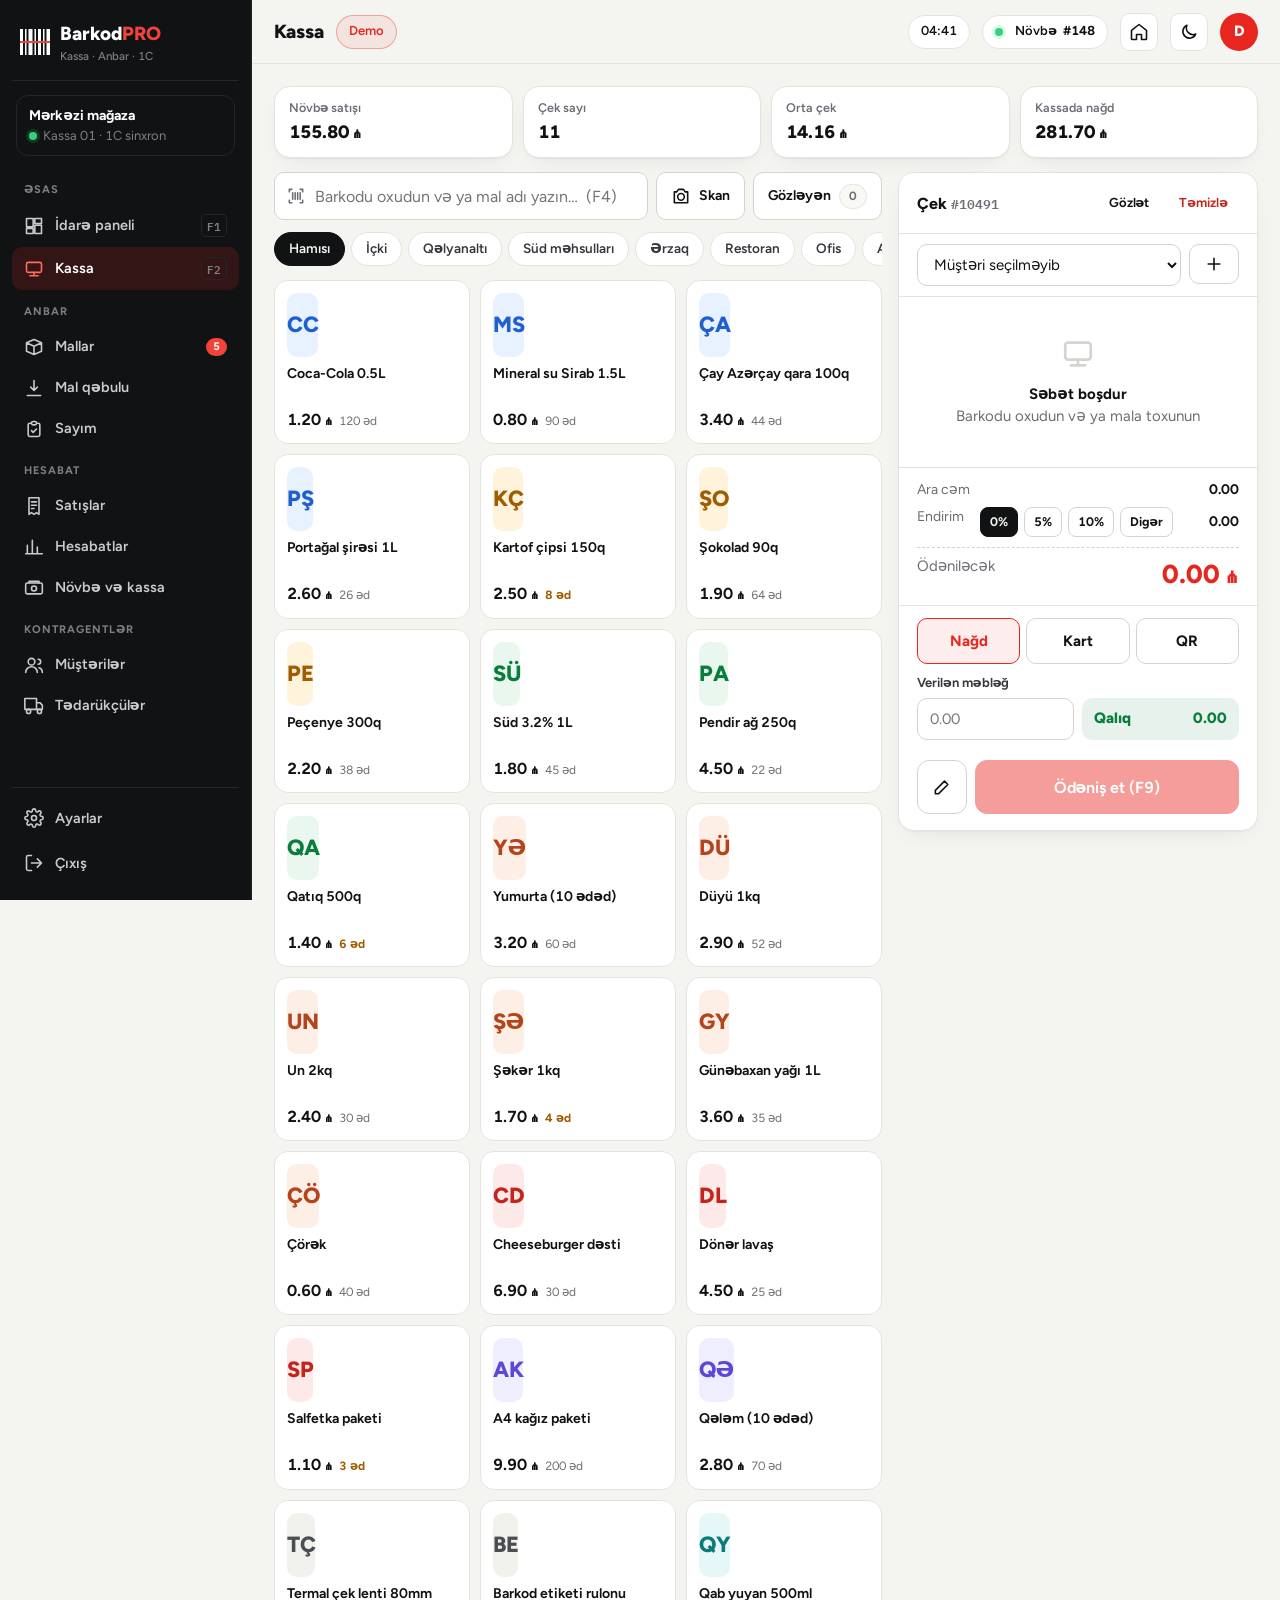
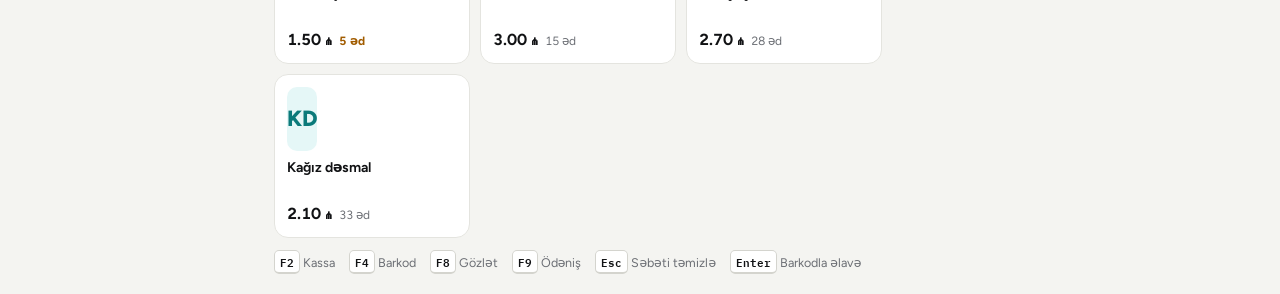
<file: dashboard.html>
<!DOCTYPE html>
<html lang="az">
<head>
<meta charset="utf-8">
<meta name="viewport" content="width=device-width,initial-scale=1,viewport-fit=cover">
<title>BarkodPRO — POS / Kassa və anbar paneli (demo)</title>
<meta name="description" content="BarkodPRO demo paneli: sürətli kassa, anbar, mal qəbulu, sayım, satışlar, hesabatlar, növbə və müştərilər.">
<meta name="robots" content="noindex,nofollow">
<meta name="theme-color" content="#111214">
<link rel="icon" href="assets/img/favicon.svg" type="image/svg+xml">
<link rel="preconnect" href="https://fonts.googleapis.com">
<link rel="preconnect" href="https://fonts.gstatic.com" crossorigin>
<link href="https://fonts.googleapis.com/css2?family=Figtree:wght@400;500;600;700;800&family=IBM+Plex+Mono:wght@500;600&display=swap" rel="stylesheet">
<style>
:root{color-scheme:light;
  --bg:#f4f4f1;--card:#fff;--card2:#f8f8f5;--field:#fff;--ink:#111214;--ink2:#34373c;--mute:#6b6e74;--line:#e4e4df;--line2:#d4d4ce;
  --red:#e6261f;--red2:#ff5a4f;--redbg:rgba(230,38,31,.08);--ok:#0a7d3c;--okbg:rgba(10,125,60,.1);--wn:#a15c00;--wnbg:rgba(255,170,0,.14);--er:#c4241c;--erbg:rgba(230,38,31,.1);--blue:#1f5fd1;--bluebg:rgba(31,95,209,.1);
  --side:#111214;--sideink:#c9cbcf;--sidemute:#7d8086;--sideline:#24262a;--sideact:rgba(230,38,31,.16);
  --sh:0 1px 2px rgba(17,18,20,.04),0 8px 24px -12px rgba(17,18,20,.12);--r:16px;
  --font:Figtree,system-ui,-apple-system,"Segoe UI",sans-serif;--mono:"IBM Plex Mono",ui-monospace,Consolas,monospace}
@media(prefers-color-scheme:dark){:root:not([data-theme=light]){color-scheme:dark;--bg:#0f1012;--card:#17181b;--card2:#1c1d21;--field:#111214;--ink:#f1f1ee;--ink2:#d4d6d9;--mute:#a1a4aa;--line:#26282c;--line2:#34363b;--redbg:rgba(240,68,58,.14);--red:#f0443a;--ok:#6fd39a;--okbg:rgba(111,211,154,.12);--wn:#ffcc00;--wnbg:rgba(255,204,0,.12);--er:#ff6b5e;--erbg:rgba(255,107,94,.13);--blue:#7aa7ff;--bluebg:rgba(122,167,255,.13);--side:#0b0c0e;--sideline:#1d1f23;--sh:0 1px 2px rgba(0,0,0,.3),0 10px 30px -14px rgba(0,0,0,.6)}}
:root[data-theme=dark]{color-scheme:dark;--bg:#0f1012;--card:#17181b;--card2:#1c1d21;--field:#111214;--ink:#f1f1ee;--ink2:#d4d6d9;--mute:#a1a4aa;--line:#26282c;--line2:#34363b;--redbg:rgba(240,68,58,.14);--red:#f0443a;--ok:#6fd39a;--okbg:rgba(111,211,154,.12);--wn:#ffcc00;--wnbg:rgba(255,204,0,.12);--er:#ff6b5e;--erbg:rgba(255,107,94,.13);--blue:#7aa7ff;--bluebg:rgba(122,167,255,.13);--side:#0b0c0e;--sideline:#1d1f23;--sh:0 1px 2px rgba(0,0,0,.3),0 10px 30px -14px rgba(0,0,0,.6)}
*{box-sizing:border-box;min-width:0}
html{-webkit-text-size-adjust:100%}
body{margin:0;background:var(--bg);color:var(--ink);font:15px/1.45 var(--font);-webkit-font-smoothing:antialiased;font-variant-numeric:tabular-nums}
button,input,select,textarea{font:inherit;color:inherit}
button{cursor:pointer}
a{color:inherit;text-decoration:none}
svg.i{width:20px;height:20px;fill:none;stroke:currentColor;stroke-width:1.9;stroke-linecap:round;stroke-linejoin:round;flex:none}
:focus-visible{outline:3px solid var(--red);outline-offset:2px}
.mono{font-family:var(--mono);font-size:.92em}
.mute{color:var(--mute)}
/* layout */
.app{display:grid;grid-template-columns:252px minmax(0,1fr);min-height:100vh}
.side{position:sticky;top:0;height:100vh;background:var(--side);color:var(--sideink);display:flex;flex-direction:column;padding:16px 12px;border-right:1px solid var(--sideline)}
.brand{display:flex;align-items:center;gap:10px;padding:4px 8px 16px;border-bottom:1px solid var(--sideline);color:#fff}
.brand b{font-weight:800;font-size:19px}.brand b em{font-style:normal;color:#f0443a}
.brand small{display:block;font-size:11.5px;color:var(--sidemute);font-weight:500}
.store{margin:14px 4px 6px;padding:10px 12px;border:1px solid var(--sideline);border-radius:12px;font-size:13px}
.store b{display:block;color:#fff;font-size:14px}
.store span{color:var(--sidemute)}
.dot{display:inline-block;width:8px;height:8px;border-radius:50%;background:#34d27a;margin-right:6px;box-shadow:0 0 0 3px rgba(52,210,122,.18)}
.nav{flex:1;overflow:auto;padding:6px 0;scrollbar-width:thin}
.ng{font-size:11px;font-weight:700;letter-spacing:.09em;text-transform:uppercase;color:var(--sidemute);padding:14px 12px 6px}
.nb{width:100%;display:flex;align-items:center;gap:11px;padding:10px 12px;border:0;border-radius:10px;background:none;color:var(--sideink);font-weight:600;font-size:14.5px;text-align:left}
.nb:hover{background:rgba(255,255,255,.05);color:#fff}
.nb.on{background:var(--sideact);color:#fff}
.nb.on svg{color:#ff6b5e}
.nb kbd{margin-left:auto;font:600 10.5px var(--mono);color:var(--sidemute);border:1px solid var(--sideline);border-radius:5px;padding:1px 5px}
.nb .cnt{margin-left:auto;background:#f0443a;color:#fff;font-size:11px;font-weight:700;border-radius:999px;padding:1px 7px}
.side-foot{border-top:1px solid var(--sideline);padding-top:10px;display:grid;gap:4px}
.main{min-width:0;display:flex;flex-direction:column}
.top{position:sticky;top:0;z-index:30;height:64px;display:flex;align-items:center;gap:12px;padding:0 22px;background:color-mix(in srgb,var(--bg) 88%,transparent);backdrop-filter:blur(12px);border-bottom:1px solid var(--line)}
.top h1{font-size:19px;margin:0;font-weight:800;white-space:nowrap;overflow:hidden;text-overflow:ellipsis}
.top .sp{flex:1}
.chip{display:inline-flex;align-items:center;gap:6px;height:34px;padding:0 12px;border:1px solid var(--line);border-radius:999px;background:var(--card);font-size:13px;font-weight:600;white-space:nowrap}
.chip.demo{color:var(--red);border-color:color-mix(in srgb,var(--red) 35%,transparent);background:var(--redbg)}
.ib{width:38px;height:38px;border-radius:10px;border:1px solid var(--line);background:var(--card);display:grid;place-items:center;color:var(--ink)}
.ib:hover{border-color:var(--line2)}
.ib .sun,html.is-dark .ib .moon{display:none}html.is-dark .ib .sun{display:block}
.av{width:38px;height:38px;border-radius:50%;background:var(--red);color:#fff;display:grid;place-items:center;font-weight:800}
.page{padding:22px;max-width:1600px;width:100%;margin:0 auto}
.scr{display:none}.scr.on{display:block;animation:fi .25s}
@keyframes fi{from{opacity:0;transform:translateY(4px)}}
.ph{display:flex;flex-wrap:wrap;justify-content:space-between;align-items:flex-end;gap:12px;margin-bottom:18px}
.ph h2{font-size:clamp(24px,2.4vw,30px);margin:0;line-height:1.1;font-weight:800;letter-spacing:-.01em}
.ph p{margin:4px 0 0;color:var(--mute)}
.acts{display:flex;flex-wrap:wrap;gap:8px}
/* primitives */
.btn{display:inline-flex;align-items:center;justify-content:center;gap:8px;height:40px;padding:0 14px;border-radius:10px;border:1px solid var(--line2);background:var(--card);font-weight:650;font-size:14px;white-space:nowrap}
.btn:hover{border-color:var(--ink)}
.btn.p{background:var(--red);border-color:var(--red);color:#fff}
.btn.p:hover{filter:brightness(1.06)}
.btn.d{background:var(--ink);border-color:var(--ink);color:var(--bg)}
.btn.g{background:none;border-color:transparent}
.btn.g:hover{background:var(--card2)}
.btn.sm{height:32px;padding:0 10px;font-size:13px;border-radius:8px}
.btn.er{color:var(--er)}
.btn:disabled{opacity:.45;cursor:not-allowed}
.card{background:var(--card);border:1px solid var(--line);border-radius:var(--r);box-shadow:var(--sh)}
.cp{padding:18px}
.ch{display:flex;justify-content:space-between;align-items:center;gap:10px;padding:14px 18px;border-bottom:1px solid var(--line)}
.ch h3{margin:0;font-size:16px;font-weight:750}
.ch span{color:var(--mute);font-size:13px}
.in,.sel,textarea.in{width:100%;height:42px;border:1.5px solid var(--line2);border-radius:10px;background:var(--field);padding:0 12px;font-size:15px}
textarea.in{height:auto;min-height:90px;padding:10px 12px;resize:vertical}
.in:focus,.sel:focus{outline:none;border-color:var(--red);box-shadow:0 0 0 3px var(--redbg)}
.lb{display:block;font-size:13px;font-weight:650;color:var(--ink2);margin-bottom:5px}
.fg{display:grid;gap:12px;grid-template-columns:repeat(auto-fill,minmax(min(100%,200px),1fr))}
.search{position:relative}
.search svg{position:absolute;left:12px;top:50%;transform:translateY(-50%);color:var(--mute)}
.search .in{padding-left:40px}
.pills{display:flex;gap:6px;overflow-x:auto;scrollbar-width:none;padding-bottom:2px}
.pills::-webkit-scrollbar{display:none}
.pill{flex:none;height:34px;padding:0 14px;border-radius:999px;border:1px solid var(--line);background:var(--card);font-weight:600;font-size:13.5px;color:var(--ink2)}
.pill.on{background:var(--ink);border-color:var(--ink);color:var(--bg)}
.bdg{display:inline-flex;align-items:center;gap:5px;font-size:12px;font-weight:700;padding:3px 9px;border-radius:999px;white-space:nowrap}
.bdg.ok{background:var(--okbg);color:var(--ok)}.bdg.wn{background:var(--wnbg);color:var(--wn)}.bdg.er{background:var(--erbg);color:var(--er)}.bdg.bl{background:var(--bluebg);color:var(--blue)}.bdg.n{background:var(--card2);color:var(--mute);border:1px solid var(--line)}
/* tables */
.tw{overflow-x:auto}
table{width:100%;border-collapse:collapse;font-size:14px}
th{text-align:left;font-size:12px;font-weight:700;color:var(--mute);text-transform:uppercase;letter-spacing:.04em;padding:10px 14px;border-bottom:1px solid var(--line);white-space:nowrap;background:var(--card2)}
td{padding:11px 14px;border-bottom:1px solid var(--line);white-space:nowrap}
tr:last-child td{border-bottom:0}
tbody tr:hover td{background:var(--card2)}
.r{text-align:right}
.empty{padding:40px 16px;text-align:center;color:var(--mute)}
.empty svg{width:34px;height:34px;color:var(--line2);margin-bottom:6px}
/* KPIs */
.kpis{display:grid;grid-template-columns:repeat(4,minmax(0,1fr));gap:14px}
.kpi{padding:16px 18px}
.kpi .l{display:flex;align-items:center;gap:8px;color:var(--mute);font-size:13.5px;font-weight:600}
.kpi .l svg{color:var(--red)}
.kpi .v{font-size:26px;font-weight:800;margin-top:6px;letter-spacing:-.01em;white-space:nowrap;overflow:hidden;text-overflow:ellipsis}
.kpi .v small{font-size:14px;color:var(--mute);font-weight:600}
.kpi .d{font-size:12.5px;font-weight:700;margin-top:2px}
.up{color:var(--ok)}.dn{color:var(--er)}
.g2{display:grid;grid-template-columns:minmax(0,1.6fr) minmax(0,1fr);gap:14px;margin-top:14px}
.g3{display:grid;grid-template-columns:repeat(3,minmax(0,1fr));gap:14px;margin-top:14px}
.g2e{display:grid;grid-template-columns:1fr 1fr;gap:14px;margin-top:14px}
/* charts */
.bars{display:flex;align-items:flex-end;gap:6px;height:190px;padding:18px 18px 0}
.bar{flex:1;display:flex;flex-direction:column;align-items:center;gap:6px;height:100%;justify-content:flex-end}
.bar i{display:block;width:100%;max-width:34px;background:linear-gradient(180deg,var(--red2),var(--red));border-radius:6px 6px 2px 2px;min-height:2px;position:relative}
.bar i.o{background:var(--line2)}
.bar span{font-size:11.5px;color:var(--mute)}
.bar i:hover::after{content:attr(data-v);position:absolute;bottom:100%;left:50%;transform:translate(-50%,-6px);background:var(--ink);color:var(--bg);font-size:12px;font-weight:700;padding:3px 7px;border-radius:6px;white-space:nowrap}
.donut{display:flex;align-items:center;gap:20px;padding:18px}
.donut .ring{width:132px;height:132px;border-radius:50%;flex:none;display:grid;place-items:center}
.donut .ring div{width:88px;height:88px;border-radius:50%;background:var(--card);display:grid;place-items:center;text-align:center;font-size:12px;color:var(--mute)}
.donut .ring b{display:block;font-size:17px;color:var(--ink)}
.leg{display:grid;gap:8px;font-size:14px;flex:1}
.leg div{display:flex;align-items:center;gap:8px}
.leg i{width:10px;height:10px;border-radius:3px;flex:none}
.leg b{margin-left:auto}
.hb{display:grid;gap:10px;padding:16px 18px}
.hb .row{display:grid;grid-template-columns:minmax(0,1fr) auto;gap:4px 10px;font-size:14px}
.hb .row .t{height:7px;border-radius:99px;background:var(--card2);grid-column:1/-1;overflow:hidden}
.hb .row .t i{display:block;height:100%;background:var(--red);border-radius:99px}
.li{display:flex;align-items:center;gap:12px;padding:11px 18px;border-bottom:1px solid var(--line)}
.li:last-child{border-bottom:0}
.li .m{flex:1;min-width:0}
.li .t{font-weight:650;white-space:nowrap;overflow:hidden;text-overflow:ellipsis}
.li .s{font-size:13px;color:var(--mute)}
.av2{width:36px;height:36px;border-radius:10px;display:grid;place-items:center;font-weight:800;font-size:13px;flex:none}
/* POS */
.pos{display:grid;grid-template-columns:minmax(0,1fr) 400px;gap:16px;align-items:start}
.scanbar{display:grid;grid-template-columns:minmax(0,1fr) auto auto;gap:8px;margin-bottom:12px}
.scanbar .in{height:48px;font-size:16px}
.scanbar .btn{height:48px}
.pgrid{display:grid;grid-template-columns:repeat(auto-fill,minmax(150px,1fr));gap:10px;margin-top:12px}
.pc{position:relative;display:flex;flex-direction:column;gap:8px;padding:12px;border:1px solid var(--line);border-radius:14px;background:var(--card);text-align:left;transition:transform .12s,border-color .15s,box-shadow .15s}
.pc:hover{border-color:var(--red);box-shadow:0 10px 24px -14px rgba(230,38,31,.6);transform:translateY(-1px)}
.pc:active{transform:scale(.98)}
.pc .art{height:64px;border-radius:10px;display:grid;place-items:center;font-weight:800;font-size:22px;letter-spacing:-.02em}
.pc .n{font-weight:650;font-size:14px;line-height:1.25;min-height:35px}
.pc .pr{display:flex;justify-content:space-between;align-items:baseline;gap:6px}
.pc .pr b{font-size:16px}
.pc .pr span{font-size:12px;color:var(--mute)}
.pc.low .pr span{color:var(--wn);font-weight:700}
.pc.zero{opacity:.45}
.pc .q{position:absolute;top:8px;right:8px;min-width:24px;height:24px;border-radius:99px;background:var(--red);color:#fff;font-size:12.5px;font-weight:800;display:grid;place-items:center;padding:0 6px}
.cart{position:sticky;top:80px;display:flex;flex-direction:column;max-height:calc(100vh - 100px)}
.cart .ch{gap:8px}
.ticket{font:600 12.5px var(--mono);color:var(--mute)}
.cust{padding:10px 18px;border-bottom:1px solid var(--line);display:grid;grid-template-columns:minmax(0,1fr) auto;gap:8px}
.lines{flex:1;overflow:auto;min-height:120px}
.ln{display:grid;grid-template-columns:minmax(0,1fr) auto;gap:6px 10px;padding:12px 18px;border-bottom:1px solid var(--line)}
.ln .n{font-weight:650;font-size:14.5px;white-space:nowrap;overflow:hidden;text-overflow:ellipsis}
.ln .s{font-size:12.5px;color:var(--mute)}
.ln .tot{font-weight:800;text-align:right}
.qty{display:flex;align-items:center;gap:4px}
.qty button{width:30px;height:30px;border-radius:8px;border:1px solid var(--line2);background:var(--card);display:grid;place-items:center}
.qty input{width:46px;height:30px;text-align:center;border:1px solid var(--line2);border-radius:8px;background:var(--field);font-weight:700}
.ln .del{color:var(--mute);border:0;background:none;padding:4px;border-radius:6px}
.ln .del:hover{color:var(--er);background:var(--erbg)}
.sum{padding:12px 18px;border-top:1px solid var(--line);display:grid;gap:6px;font-size:14px}
.sum .r2{display:flex;justify-content:space-between;gap:10px}
.sum .r2 span{color:var(--mute)}
.sum .tt{font-size:15px;padding-top:8px;border-top:1px dashed var(--line2);margin-top:4px}
.sum .tt b{font-size:26px;font-weight:800;color:var(--red)}
.disc{display:flex;gap:6px;align-items:center}
.disc button{height:30px;padding:0 9px;border-radius:8px;border:1px solid var(--line2);background:var(--card);font-size:12.5px;font-weight:700}
.disc button.on{background:var(--ink);color:var(--bg);border-color:var(--ink)}
.pay{padding:12px 18px;border-top:1px solid var(--line);display:grid;gap:10px}
.pm{display:grid;grid-template-columns:repeat(3,1fr);gap:6px}
.pm button{height:46px;border-radius:10px;border:1.5px solid var(--line2);background:var(--card);font-weight:700;display:flex;align-items:center;justify-content:center;gap:6px}
.pm button.on{border-color:var(--red);background:var(--redbg);color:var(--red)}
.cash{display:grid;grid-template-columns:minmax(0,1fr) minmax(0,1fr);gap:8px;align-items:end}
.quick{display:flex;gap:5px;flex-wrap:wrap}
.quick button{flex:1;min-width:46px;height:32px;border-radius:8px;border:1px solid var(--line2);background:var(--card2);font-weight:700;font-size:13px}
.change{height:42px;border-radius:10px;background:var(--okbg);color:var(--ok);display:flex;align-items:center;justify-content:space-between;padding:0 12px;font-weight:800}
.change.neg{background:var(--erbg);color:var(--er)}
.checkout{display:grid;grid-template-columns:auto minmax(0,1fr);gap:8px;padding:0 18px 16px}
.checkout .btn{height:54px;font-size:16px;border-radius:12px}
.hot{display:flex;flex-wrap:wrap;gap:6px 14px;margin-top:14px;font-size:12.5px;color:var(--mute)}
.hot kbd{font:600 11px var(--mono);border:1px solid var(--line2);border-bottom-width:2px;border-radius:5px;padding:1px 5px;color:var(--ink);background:var(--card)}
.shift{display:grid;grid-template-columns:repeat(4,minmax(0,1fr));gap:10px;margin-bottom:14px}
.shift .card{padding:12px 14px}
.shift .l{font-size:12.5px;color:var(--mute);font-weight:600}
.shift .v{font-size:18px;font-weight:800;margin-top:2px;white-space:nowrap}
/* mobile cart bar */
.cbar{display:none}
.shade{display:none}
.sheet-x{display:none}
/* count */
.diff0{color:var(--ok);font-weight:800}.diffm{color:var(--er);font-weight:800}.diffp{color:var(--wn);font-weight:800}
/* denom */
.den{display:grid;grid-template-columns:repeat(auto-fill,minmax(150px,1fr));gap:8px}
.den label{display:flex;align-items:center;gap:8px;border:1px solid var(--line2);border-radius:10px;padding:5px 5px 5px 12px;background:var(--card);font-weight:700}
.den label span{flex:none;min-width:56px}
.den input{height:34px;border:0;background:var(--card2);border-radius:7px;text-align:right;padding:0 8px;width:100%}
/* modal, toast */
.mb{position:fixed;inset:0;z-index:80;background:rgba(10,10,12,.55);backdrop-filter:blur(4px);display:none;align-items:center;justify-content:center;padding:16px}
.mb.on{display:flex;animation:fi .2s}
.md{width:min(560px,100%);max-height:calc(100vh - 32px);overflow:auto;background:var(--card);border:1px solid var(--line);border-radius:18px;box-shadow:0 40px 90px -30px rgba(0,0,0,.6)}
.md .ch{position:sticky;top:0;background:var(--card);z-index:1}
.md .mf{display:flex;justify-content:flex-end;gap:8px;padding:14px 18px;border-top:1px solid var(--line)}
.receipt{width:300px;max-width:100%;margin:0 auto;background:#fffdf6;color:#111;padding:18px 16px;font:12.5px/1.5 var(--mono);box-shadow:0 10px 30px -14px rgba(0,0,0,.4);border-radius:4px}
.receipt .c{text-align:center}
.receipt .rr{display:flex;justify-content:space-between;gap:8px}
.receipt hr{border:0;border-top:1px dashed #888;margin:8px 0}
.receipt .big{font-weight:700;font-size:15px}
.receipt .bc{height:40px;margin:10px auto 2px;width:200px;background:repeating-linear-gradient(90deg,#111 0 2px,transparent 2px 4px,#111 4px 5px,transparent 5px 8px,#111 8px 11px,transparent 11px 12px)}
.toast{position:fixed;left:50%;bottom:24px;transform:translate(-50%,30px);z-index:90;display:flex;align-items:center;gap:10px;background:var(--ink);color:var(--bg);padding:12px 16px;border-radius:12px;box-shadow:0 16px 40px -12px rgba(0,0,0,.5);font-weight:600;font-size:14.5px;opacity:0;pointer-events:none;transition:.25s;max-width:calc(100vw - 32px)}
.toast.on{opacity:1;transform:translate(-50%,0)}
.toast .ok{width:22px;height:22px;border-radius:50%;background:#34d27a;color:#fff;display:grid;place-items:center;flex:none}
.toast.err .ok{background:var(--er)}
/* bottom nav (mobile) */
.bnav{display:none}
.more{display:none}
@media(max-width:1280px){.pos{grid-template-columns:minmax(0,1fr) 360px}.kpis{grid-template-columns:repeat(2,minmax(0,1fr))}}
@media(max-width:1100px){.app{grid-template-columns:76px minmax(0,1fr)}.side{padding:14px 8px}.brand{justify-content:center;padding:4px 0 14px}.brand div,.store,.ng,.nb span,.nb kbd,.side-foot .nb span{display:none}.nb{justify-content:center;padding:11px}.nb .cnt{position:absolute;margin:0;transform:translate(12px,-10px)}.nb{position:relative}.g2,.g3{grid-template-columns:1fr}}
@media(max-width:900px){
  .app{display:block}.side{display:none}
  .top{height:58px;padding:0 14px;padding-top:env(safe-area-inset-top)}
  .top .chip{display:none}.top .chip.demo{display:inline-flex;height:28px;font-size:12px;padding:0 9px}
  .page{padding:14px 14px calc(88px + env(safe-area-inset-bottom))}
  .pos{display:block}
  .cart{position:fixed;left:0;right:0;bottom:0;top:auto;z-index:70;max-height:88vh;border-radius:20px 20px 0 0;transform:translateY(105%);transition:transform .28s cubic-bezier(.2,.8,.2,1);box-shadow:0 -20px 60px -20px rgba(0,0,0,.5);padding-bottom:env(safe-area-inset-bottom)}
  .cart.open{transform:none}
  .cart .ch::before{content:"";position:absolute;left:50%;top:6px;width:40px;height:4px;border-radius:9px;background:var(--line2);transform:translateX(-50%)}
  .cart .ch{position:relative;padding-top:18px}
  .sheet-x{display:grid}
  .shade{position:fixed;inset:0;z-index:65;background:rgba(0,0,0,.45);display:none}.shade.on{display:block}
  .cbar{position:fixed;left:12px;right:12px;bottom:calc(72px + env(safe-area-inset-bottom));z-index:60;display:flex;align-items:center;gap:10px;height:56px;padding:0 8px 0 16px;border:0;border-radius:14px;background:var(--red);color:#fff;font-weight:700;box-shadow:0 14px 30px -10px rgba(230,38,31,.7)}
  .cbar[hidden]{display:none}
  .cbar b{font-size:18px;margin-left:auto}
  .cbar span.go{height:40px;padding:0 12px;border-radius:10px;background:rgba(255,255,255,.2);display:grid;place-items:center}
  .bnav{display:flex;position:fixed;left:0;right:0;bottom:0;z-index:55;background:var(--card);border-top:1px solid var(--line);padding:6px 6px calc(6px + env(safe-area-inset-bottom))}
  .bnav button{flex:1;border:0;background:none;display:flex;flex-direction:column;align-items:center;gap:2px;padding:6px 2px;border-radius:10px;font-size:11px;font-weight:650;color:var(--mute)}
  .bnav button.on{color:var(--red)}
  .more{position:fixed;inset:auto 0 0 0;z-index:75;background:var(--card);border-radius:20px 20px 0 0;padding:14px 12px calc(14px + env(safe-area-inset-bottom));box-shadow:0 -20px 60px -20px rgba(0,0,0,.5);transform:translateY(105%);transition:transform .25s;display:block}
  .more.open{transform:none}
  .more .grid{display:grid;grid-template-columns:repeat(3,1fr);gap:8px}
  .more button{display:flex;flex-direction:column;align-items:center;gap:6px;padding:14px 6px;border:1px solid var(--line);border-radius:14px;background:var(--card2);font-size:13px;font-weight:650}
  .more button svg{color:var(--red)}
  .shift{grid-template-columns:1fr 1fr}
  .kpi .v{font-size:22px}
  .scanbar{grid-template-columns:minmax(0,1fr) auto}
  .scanbar .hide-m{display:none}
  .pgrid{grid-template-columns:repeat(auto-fill,minmax(140px,1fr))}
  .g2e{grid-template-columns:1fr}
  .ph{align-items:flex-start}
  .ph .acts{width:100%}
  .toast{bottom:calc(140px + env(safe-area-inset-bottom))}
}
@media(max-width:420px){.kpis{gap:10px}.kpi{padding:13px}.pgrid{grid-template-columns:1fr 1fr}.pc .art{height:52px}}
@media print{body *{visibility:hidden}#printArea,#printArea *{visibility:visible}#printArea{position:fixed;left:0;top:0;width:100%}.receipt{box-shadow:none}}
@media(prefers-reduced-motion:reduce){*{animation:none!important;transition:none!important}}
</style>
</head>
<body>
<div class="app">
  <aside class="side" aria-label="Əsas menyu">
    <a class="brand" href="index.html" title="BarkodPRO saytı"><svg width="30" height="26" viewBox="0 0 30 26" aria-hidden="true"><g fill="currentColor"><rect x="0" width="3" height="26"/><rect x="5" width="1.5" height="26"/><rect x="8.5" width="4" height="26"/><rect x="14.5" width="1.5" height="26"/><rect x="18" width="3" height="26"/><rect x="23" width="1.5" height="26"/><rect x="26.5" width="3.5" height="26"/></g><rect x="-2" y="12" width="34" height="2" fill="#f0443a"/></svg><div><b>Barkod<em>PRO</em></b><small>Kassa · Anbar · 1C</small></div></a>
    <div class="store"><b id="sStore">Mərkəzi mağaza</b><span><i class="dot"></i>Kassa <span id="sKassa">01</span> · 1C sinxron</span></div>
    <nav class="nav" id="nav"></nav>
    <div class="side-foot">
      <button class="nb" data-go="ayarlar" type="button"><svg class="i" viewBox="0 0 24 24"><circle cx="12" cy="12" r="3"/><path d="M19.4 15a1.7 1.7 0 0 0 .3 1.8l.1.1a2 2 0 1 1-2.8 2.8l-.1-.1a1.7 1.7 0 0 0-1.8-.3 1.7 1.7 0 0 0-1 1.5V21a2 2 0 1 1-4 0v-.1a1.7 1.7 0 0 0-1.1-1.5 1.7 1.7 0 0 0-1.8.3l-.1.1a2 2 0 1 1-2.8-2.8l.1-.1a1.7 1.7 0 0 0 .3-1.8 1.7 1.7 0 0 0-1.5-1H3a2 2 0 1 1 0-4h.1a1.7 1.7 0 0 0 1.5-1.1 1.7 1.7 0 0 0-.3-1.8l-.1-.1a2 2 0 1 1 2.8-2.8l.1.1a1.7 1.7 0 0 0 1.8.3H9a1.7 1.7 0 0 0 1-1.5V3a2 2 0 1 1 4 0v.1a1.7 1.7 0 0 0 1 1.5 1.7 1.7 0 0 0 1.8-.3l.1-.1a2 2 0 1 1 2.8 2.8l-.1.1a1.7 1.7 0 0 0-.3 1.8V9a1.7 1.7 0 0 0 1.5 1H21a2 2 0 1 1 0 4h-.1a1.7 1.7 0 0 0-1.5 1z"/></svg><span>Ayarlar</span></button>
      <a class="nb" href="login.html" id="logout"><svg class="i" viewBox="0 0 24 24"><path d="M9 21H5a2 2 0 0 1-2-2V5a2 2 0 0 1 2-2h4M16 17l5-5-5-5M21 12H9"/></svg><span>Çıxış</span></a>
    </div>
  </aside>

  <div class="main">
    <header class="top">
      <h1 id="title">Kassa</h1>
      <span class="chip demo">Demo</span>
      <span class="sp"></span>
      <span class="chip" id="clock">--:--</span>
      <span class="chip"><i class="dot"></i>Növbə <b id="shiftNo">#—</b></span>
      <a class="ib" href="index.html" title="Sayta qayıt" aria-label="Sayta qayıt"><svg class="i" viewBox="0 0 24 24"><path d="M3 10l9-7 9 7v10a1 1 0 0 1-1 1h-5v-6H9v6H4a1 1 0 0 1-1-1z"/></svg></a>
      <button class="ib" id="thm" type="button" aria-label="Gecə/gündüz rejimi" title="Gecə/gündüz rejimi"><svg class="i moon" viewBox="0 0 24 24"><path d="M20 14.5A8 8 0 0 1 9.5 4a8 8 0 1 0 10.5 10.5"/></svg><svg class="i sun" viewBox="0 0 24 24"><circle cx="12" cy="12" r="4"/><path d="M12 2v2M12 20v2M2 12h2M20 12h2M4.9 4.9l1.4 1.4M17.7 17.7l1.4 1.4M4.9 19.1l1.4-1.4M17.7 6.3l1.4-1.4"/></svg></button>
      <span class="av" id="av" title="Operator">D</span>
    </header>

    <main class="page">
      <!-- İDARƏ PANELİ -->
      <section class="scr" id="s-panel">
        <div class="ph"><div><h2>Xoş gördük, <span id="hello">Demo</span></h2><p id="today"></p></div><div class="acts"><button class="btn" data-go="hesabat">Hesabatlar</button><button class="btn p" data-go="kassa">Satışa başla</button></div></div>
        <div class="kpis" id="kpis"></div>
        <div class="g2">
          <div class="card"><div class="ch"><h3>Bu gün saatlar üzrə satış</h3><span id="hourSum"></span></div><div class="bars" id="hours"></div></div>
          <div class="card"><div class="ch"><h3>Ödəniş növləri</h3><span>bu gün</span></div><div class="donut" id="payDonut"></div></div>
        </div>
        <div class="g3">
          <div class="card"><div class="ch"><h3>Son 7 gün</h3><span id="weekSum"></span></div><div class="bars" id="week" style="height:150px"></div></div>
          <div class="card"><div class="ch"><h3>Ən çox satılan</h3><span>7 gün</span></div><div class="hb" id="topP"></div></div>
          <div class="card"><div class="ch"><h3>Bitmək üzrə</h3><button class="btn sm" data-go="qebul">Mal qəbulu</button></div><div id="lowList"></div></div>
        </div>
        <div class="card" style="margin-top:14px"><div class="ch"><h3>Son satışlar</h3><button class="btn sm" data-go="satislar">Hamısı</button></div><div class="tw"><table><thead><tr><th>Çek</th><th>Vaxt</th><th>Müştəri</th><th>Ödəniş</th><th class="r">Məbləğ</th></tr></thead><tbody id="lastSales"></tbody></table></div></div>
      </section>

      <!-- KASSA -->
      <section class="scr" id="s-kassa">
        <div class="shift" id="shiftStrip"></div>
        <div class="pos">
          <div>
            <div class="scanbar">
              <div class="search"><svg class="i" viewBox="0 0 24 24"><path d="M4 7V4h3M17 4h3v3M20 17v3h-3M7 20H4v-3M8 8v8M11 8v8M14 8v8M17 8v8"/></svg><input class="in" id="scan" placeholder="Barkodu oxudun və ya mal adı yazın…  (F4)" autocomplete="off" inputmode="search"></div>
              <button class="btn" id="scanDemo" type="button" title="Təsadüfi barkod oxut"><svg class="i" viewBox="0 0 24 24"><path d="M4 7h3l2-3h6l2 3h3v13H4z"/><circle cx="12" cy="13" r="4"/></svg><span class="hide-m">Skan</span></button>
              <button class="btn hide-m" id="holdsBtn" type="button">Gözləyən <span class="bdg n" id="holdCnt">0</span></button>
            </div>
            <div class="pills" id="cats"></div>
            <div class="pgrid" id="pgrid"></div>
            <div class="hot"><span><kbd>F2</kbd> Kassa</span><span><kbd>F4</kbd> Barkod</span><span><kbd>F8</kbd> Gözlət</span><span><kbd>F9</kbd> Ödəniş</span><span><kbd>Esc</kbd> Səbəti təmizlə</span><span><kbd>Enter</kbd> Barkodla əlavə</span></div>
          </div>
          <aside class="card cart" id="cart" aria-label="Səbət">
            <div class="ch"><div><h3>Çek <span class="ticket">#<span id="tNo">—</span></span></h3></div><div class="acts"><button class="btn sm g" id="holdBtn" type="button" title="Gözlət (F8)">Gözlət</button><button class="btn sm g er" id="clearBtn" type="button">Təmizlə</button><button class="ib sheet-x" id="sheetX" type="button" aria-label="Bağla"><svg class="i" viewBox="0 0 24 24"><path d="M6 6l12 12M18 6L6 18"/></svg></button></div></div>
            <div class="cust"><select class="sel" id="custSel" aria-label="Müştəri"></select><button class="btn" id="custAdd" type="button" title="Yeni müştəri" aria-label="Yeni müştəri"><svg class="i" viewBox="0 0 24 24"><path d="M12 5v14M5 12h14"/></svg></button></div>
            <div class="lines" id="lines"></div>
            <div class="sum">
              <div class="r2"><span>Ara cəm</span><b id="sub">0.00</b></div>
              <div class="r2"><span>Endirim</span><div class="disc"><button type="button" data-d="0" class="on">0%</button><button type="button" data-d="5">5%</button><button type="button" data-d="10">10%</button><button type="button" data-d="x">Digər</button><b id="dis" style="min-width:60px;text-align:right">0.00</b></div></div>
              <div class="r2 tt"><span>Ödəniləcək</span><b id="tot">0.00 ₼</b></div>
            </div>
            <div class="pay">
              <div class="pm" id="pm"><button type="button" data-p="Nağd" class="on">Nağd</button><button type="button" data-p="Kart">Kart</button><button type="button" data-p="QR">QR</button></div>
              <div id="cashBox">
                <div class="cash"><div><label class="lb" for="paid">Verilən məbləğ</label><input class="in" id="paid" type="number" inputmode="decimal" min="0" step="0.01" placeholder="0.00"></div><div class="change" id="chg"><span>Qalıq</span><span id="chgV">0.00</span></div></div>
                <div class="quick" id="quick" style="margin-top:8px"></div>
              </div>
            </div>
            <div class="checkout"><button class="btn" id="noteBtn" type="button" title="Çekə qeyd" aria-label="Çekə qeyd"><svg class="i" viewBox="0 0 24 24"><path d="M4 20h4L19 9l-4-4L4 16z"/></svg></button><button class="btn p" id="payBtn" type="button">Ödəniş et (F9)</button></div>
          </aside>
        </div>
        <button class="cbar" id="cbar" type="button" hidden><svg class="i" viewBox="0 0 24 24"><path d="M3 4h2l2 11h11l2-8H6"/><circle cx="9" cy="19" r="1.5"/><circle cx="17" cy="19" r="1.5"/></svg><span id="cbarN">0 mal</span><b id="cbarT">0.00 ₼</b><span class="go">Səbət</span></button>
      </section>

      <!-- MALLAR -->
      <section class="scr" id="s-mallar">
        <div class="ph"><div><h2>Mallar</h2><p id="pCount"></p></div><div class="acts"><button class="btn" id="csvP" type="button">CSV yüklə</button><button class="btn p" id="addP" type="button">+ Yeni mal</button></div></div>
        <div class="card cp" style="display:grid;gap:10px;margin-bottom:14px"><div class="search"><svg class="i" viewBox="0 0 24 24"><circle cx="11" cy="11" r="7"/><path d="M21 21l-4.3-4.3"/></svg><input class="in" id="pq" placeholder="Ad, barkod və ya kateqoriya…"></div><div class="pills" id="pcats"></div></div>
        <div class="card"><div class="tw"><table><thead><tr><th>Mal</th><th>Barkod</th><th>Kateqoriya</th><th class="r">Alış</th><th class="r">Satış</th><th class="r">Əlavə</th><th class="r">Qalıq</th><th></th></tr></thead><tbody id="ptab"></tbody></table></div></div>
      </section>

      <!-- MAL QƏBULU -->
      <section class="scr" id="s-qebul">
        <div class="ph"><div><h2>Mal qəbulu</h2><p>Tədarükçüdən gələn malı anbara daxil edin — qalıq və alış qiyməti dərhal yenilənir.</p></div></div>
        <div class="g2e" style="margin-top:0">
          <div class="card"><div class="ch"><h3>Yeni qəbul</h3><span class="mono" id="rNo"></span></div><div class="cp" style="display:grid;gap:12px">
            <div><label class="lb" for="rSup">Tədarükçü</label><select class="sel" id="rSup"></select></div>
            <div><label class="lb" for="rProd">Mal</label><select class="sel" id="rProd"></select></div>
            <div class="fg"><div><label class="lb" for="rQty">Miqdar</label><input class="in" id="rQty" type="number" min="1" value="10"></div><div><label class="lb" for="rCost">Alış qiyməti, ₼</label><input class="in" id="rCost" type="number" min="0" step="0.01"></div><div><label class="lb" for="rPrice">Satış qiyməti, ₼</label><input class="in" id="rPrice" type="number" min="0" step="0.01"></div></div>
            <div class="sum" style="padding:0;border:0"><div class="r2"><span>Məbləğ (alış)</span><b id="rSum">0.00 ₼</b></div><div class="r2"><span>Əlavə</span><b id="rMk">—</b></div></div>
            <button class="btn p" id="rGo" type="button">Anbara daxil et</button>
          </div></div>
          <div class="card"><div class="ch"><h3>Son qəbullar</h3><span id="rTot"></span></div><div class="tw"><table><thead><tr><th>Tarix</th><th>Mal</th><th>Tədarükçü</th><th class="r">Miqdar</th><th class="r">Məbləğ</th></tr></thead><tbody id="rLog"></tbody></table></div></div>
        </div>
      </section>

      <!-- SAYIM -->
      <section class="scr" id="s-sayim">
        <div class="ph"><div><h2>Sayım (inventarizasiya)</h2><p>Malı skan edin və ya seçin, faktiki miqdarı yazın — fərqlər avtomatik hesablanır.</p></div><div class="acts"><button class="btn" id="cClear" type="button">Sıfırla</button><button class="btn p" id="cDone" type="button">Sayımı təsdiqlə</button></div></div>
        <div class="g2e" style="margin-top:0">
          <div class="card"><div class="cp" style="border-bottom:1px solid var(--line)"><div class="search"><svg class="i" viewBox="0 0 24 24"><path d="M4 7V4h3M17 4h3v3M20 17v3h-3M7 20H4v-3M8 8v8M11 8v8M14 8v8M17 8v8"/></svg><input class="in" id="cq" placeholder="Barkod və ya ad — Enter ilə əlavə"></div></div><div id="cList" style="max-height:520px;overflow:auto"></div></div>
          <div class="card"><div class="ch"><h3>Sayım vərəqi</h3><span id="cStat"></span></div><div class="tw"><table><thead><tr><th>Mal</th><th class="r">Sistem</th><th class="r">Faktiki</th><th class="r">Fərq</th><th class="r">Məbləğ</th></tr></thead><tbody id="cTab"></tbody></table></div></div>
        </div>
      </section>

      <!-- SATIŞLAR -->
      <section class="scr" id="s-satislar">
        <div class="ph"><div><h2>Satışlar</h2><p id="slInfo"></p></div><div class="acts"><button class="btn" id="csvS" type="button">CSV yüklə</button></div></div>
        <div class="card cp" style="display:grid;gap:10px;margin-bottom:14px"><div class="pills" id="slPer"></div><div class="pills" id="slPay"></div></div>
        <div class="card"><div class="tw"><table><thead><tr><th>Çek</th><th>Tarix</th><th>Mallar</th><th>Müştəri</th><th>Ödəniş</th><th>Status</th><th class="r">Məbləğ</th><th></th></tr></thead><tbody id="slTab"></tbody></table></div></div>
      </section>

      <!-- HESABATLAR -->
      <section class="scr" id="s-hesabat">
        <div class="ph"><div><h2>Satış hesabatı</h2><p id="repInfo"></p></div><div class="acts"><button class="btn" id="csvR" type="button">CSV / Excel yüklə</button><button class="btn" onclick="window.print()" type="button">Çap et</button></div></div>
        <div class="card cp" style="margin-bottom:14px"><div class="pills" id="repPer"></div></div>
        <div class="kpis" id="repK"></div>
        <div class="g2">
          <div class="card"><div class="ch"><h3>Mallar üzrə</h3><span>dövriyyə, maya, mənfəət</span></div><div class="tw"><table><thead><tr><th>Mal</th><th class="r">Miqdar</th><th class="r">Dövriyyə</th><th class="r">Maya</th><th class="r">Mənfəət</th><th class="r">Marja</th></tr></thead><tbody id="repT"></tbody></table></div></div>
          <div class="card"><div class="ch"><h3>Kateqoriyalar</h3><span>dövriyyə payı</span></div><div class="hb" id="repC"></div></div>
        </div>
      </section>

      <!-- NÖVBƏ / KASSA HESABATI -->
      <section class="scr" id="s-novbe">
        <div class="ph"><div><h2>Növbə və kassa</h2><p id="nInfo"></p></div><div class="acts"><button class="btn" id="cashIn" type="button">+ Mədaxil</button><button class="btn" id="cashOut" type="button">− Məxaric</button><button class="btn" id="xRep" type="button">X-hesabat</button><button class="btn p" id="zRep" type="button">Növbəni bağla (Z)</button></div></div>
        <div class="kpis" id="nK"></div>
        <div class="g2e">
          <div class="card"><div class="ch"><h3>Nominal sayım</h3><button class="btn sm" id="denClr" type="button">Sıfırla</button></div><div class="cp"><div class="den" id="den"></div></div></div>
          <div class="card"><div class="ch"><h3>Kassa uzlaşması</h3><span>sayılan ↔ 1C</span></div><div class="cp sum" style="border:0" id="recon"></div><div class="ch" style="border-top:1px solid var(--line)"><h3>Kassa hərəkətləri</h3></div><div id="moves"></div></div>
        </div>
      </section>

      <!-- MÜŞTƏRİLƏR -->
      <section class="scr" id="s-musteri">
        <div class="ph"><div><h2>Müştərilər</h2><p>Alış tarixçəsi və bonus balları (hər 1 ₼ = 1 bal).</p></div><div class="acts"><button class="btn p" id="addC" type="button">+ Yeni müştəri</button></div></div>
        <div class="card"><div class="tw"><table><thead><tr><th>Müştəri</th><th>Telefon</th><th class="r">Alış sayı</th><th class="r">Xərclədiyi</th><th class="r">Bonus</th><th>Son alış</th></tr></thead><tbody id="cuTab"></tbody></table></div></div>
      </section>

      <!-- TƏDARÜKÇÜLƏR -->
      <section class="scr" id="s-tedarukcu">
        <div class="ph"><div><h2>Tədarükçülər</h2><p>Mal qəbulu tarixçəsi və borc.</p></div><div class="acts"><button class="btn p" id="addS" type="button">+ Yeni tədarükçü</button></div></div>
        <div class="card"><div class="tw"><table><thead><tr><th>Tədarükçü</th><th>Telefon</th><th>Kateqoriya</th><th class="r">Qəbul sayı</th><th class="r">Ümumi alış</th><th>Son qəbul</th></tr></thead><tbody id="suTab"></tbody></table></div></div>
      </section>

      <!-- AYARLAR -->
      <section class="scr" id="s-ayarlar">
        <div class="ph"><div><h2>Ayarlar</h2><p>Mağaza, kassa və e-kassa (demo).</p></div></div>
        <div class="g2e" style="margin-top:0">
          <div class="card"><div class="ch"><h3>Mağaza</h3></div><div class="cp" style="display:grid;gap:12px">
            <div><label class="lb" for="stName">Mağazanın adı</label><input class="in" id="stName"></div>
            <div class="fg"><div><label class="lb" for="stKassa">Kassa nömrəsi</label><input class="in" id="stKassa"></div><div><label class="lb" for="stVoen">VÖEN</label><input class="in" id="stVoen" placeholder="1234567890"></div></div>
            <div><label class="lb" for="stAddr">Ünvan (çekdə)</label><input class="in" id="stAddr"></div>
            <button class="btn p" id="stSave" type="button">Yadda saxla</button>
          </div></div>
          <div class="card"><div class="ch"><h3>E-kassa və inteqrasiya</h3></div>
            <div class="li"><div class="av2" style="background:var(--okbg);color:var(--ok)">E</div><div class="m"><div class="t">Fiskal cihaz</div><div class="s">Bağlıdır · növbə açıq · demo</div></div><span class="bdg ok">Online</span></div>
            <div class="li"><div class="av2" style="background:var(--bluebg);color:var(--blue)">1C</div><div class="m"><div class="t">1C HTTP servis</div><div class="s">Son sinxronizasiya: <span id="syncT"></span></div></div><button class="btn sm" id="syncB" type="button">Sinxron et</button></div>
            <div class="li"><div class="av2" style="background:var(--wnbg);color:var(--wn)">T</div><div class="m"><div class="t">Telegram bildirişləri</div><div class="s">Z-hesabat və minimum qalıq</div></div><span class="bdg n">Demo</span></div>
            <div class="cp" style="border-top:1px solid var(--line)"><p class="mute" style="margin:0 0 10px;font-size:14px">Demo məlumatları brauzerinizdə saxlanılır. İlkin vəziyyətə qaytarmaq üçün:</p><button class="btn er" id="reset" type="button">Demo məlumatlarını sıfırla</button></div>
          </div>
        </div>
      </section>
    </main>
  </div>
</div>

<div class="shade" id="shade"></div>
<nav class="bnav" id="bnav" aria-label="Mobil menyu"></nav>
<div class="more" id="more"><div class="grid" id="moreGrid"></div></div>

<div class="mb" id="mb" role="dialog" aria-modal="true" aria-labelledby="mT"><div class="md"><div class="ch"><h3 id="mT"></h3><button class="ib" id="mX" type="button" aria-label="Bağla"><svg class="i" viewBox="0 0 24 24"><path d="M6 6l12 12M18 6L6 18"/></svg></button></div><div class="cp" id="mB"></div><div class="mf" id="mF"></div></div></div>
<div class="toast" id="toast" role="status" aria-live="polite"><span class="ok">✓</span><span id="toastT"></span></div>

<script>
'use strict';
const $=s=>document.querySelector(s),$$=s=>[...document.querySelectorAll(s)];
const esc=s=>String(s==null?'':s).replace(/[&<>"']/g,c=>({'&':'&amp;','<':'&lt;','>':'&gt;','"':'&quot;',"'":'&#39;'}[c]));
const f2=n=>{const v=(Math.round((+n||0)*100)/100).toFixed(2),[a,b]=v.split('.');return a.replace(/\B(?=(\d{3})+(?!\d))/g,' ')+'.'+b};
const M=n=>f2(n)+' ₼';
const pad=n=>String(n).padStart(2,'0');
const dt=d=>{d=new Date(d);return pad(d.getDate())+'.'+pad(d.getMonth()+1)+'.'+d.getFullYear()};
const tm=d=>{d=new Date(d);return pad(d.getHours())+':'+pad(d.getMinutes())};
const dayKey=d=>{d=new Date(d);return d.getFullYear()+'-'+pad(d.getMonth()+1)+'-'+pad(d.getDate())};
const ini=s=>{const w=s.split(/[\s\-]+/).filter(x=>/^\p{L}/u.test(x));return(w.length>1?w[0][0]+w[1][0]:(w[0]||s).slice(0,2)).toLocaleUpperCase('az')};
const AZD=['Bazar','Bazar ertəsi','Çərşənbə axşamı','Çərşənbə','Cümə axşamı','Cümə','Şənbə'],AZM=['yanvar','fevral','mart','aprel','may','iyun','iyul','avqust','sentyabr','oktyabr','noyabr','dekabr'];
const longDate=d=>AZD[d.getDay()]+', '+d.getDate()+' '+AZM[d.getMonth()]+' '+d.getFullYear();
const IC={
 panel:'<path d="M3 13h8V3H3zM13 21h8V11h-8zM3 21h8v-6H3zM13 3v6h8V3z"/>',
 kassa:'<rect x="3" y="4" width="18" height="12" rx="2"/><path d="M7 20h10M12 16v4"/>',
 mallar:'<path d="M3 7l9-4 9 4-9 4zM3 7v10l9 4 9-4V7M12 11v10"/>',
 qebul:'<path d="M12 3v12m0 0l-4-4m4 4l4-4M4 21h16"/>',
 sayim:'<path d="M9 5H7a2 2 0 0 0-2 2v12a2 2 0 0 0 2 2h10a2 2 0 0 0 2-2V7a2 2 0 0 0-2-2h-2M9 5a2 2 0 0 0 2 2h2a2 2 0 0 0 2-2M9 5a2 2 0 0 1 2-2h2a2 2 0 0 1 2 2M9 14l2 2 4-4"/>',
 satislar:'<path d="M6 2h12v20l-3-2-3 2-3-2-3 2z"/><path d="M9 7h6M9 11h6M9 15h3"/>',
 hesabat:'<path d="M4 20V10M10 20V4M16 20v-8M22 20H2"/>',
 novbe:'<rect x="2" y="6" width="20" height="13" rx="2"/><circle cx="12" cy="12.5" r="3"/><path d="M6 6V4h12v2"/>',
 musteri:'<circle cx="9" cy="8" r="4"/><path d="M2 21a7 7 0 0 1 14 0M17 11a3 3 0 1 0 0-6M22 21a6 6 0 0 0-4-5.7"/>',
 tedarukcu:'<path d="M1 3h14v13H1zM15 8h4l3 3v5h-7"/><circle cx="5.5" cy="18.5" r="2.5"/><circle cx="18.5" cy="18.5" r="2.5"/>',
 ayarlar:'<circle cx="12" cy="12" r="3"/><path d="M12 2v3M12 19v3M2 12h3M19 12h3M5 5l2 2M17 17l2 2M5 19l2-2M17 7l2-2"/>',
 cash:'<rect x="2" y="6" width="20" height="12" rx="2"/><circle cx="12" cy="12" r="2.5"/>',
 rc:'<path d="M6 2h12v20l-3-2-3 2-3-2-3 2z"/>',
 avg:'<path d="M3 3v18h18M7 14l4-4 3 3 5-6"/>',
 prof:'<path d="M12 2v20M17 5H9.5a3.5 3.5 0 0 0 0 7h5a3.5 3.5 0 0 1 0 7H6"/>',
 box:'<path d="M3 7l9-4 9 4-9 4zM3 7v10l9 4 9-4V7"/>',
 warn:'<path d="M12 9v4M12 17h.01M10.3 3.9L1.8 18a2 2 0 0 0 1.7 3h17a2 2 0 0 0 1.7-3L13.7 3.9a2 2 0 0 0-3.4 0z"/>',
 more:'<circle cx="5" cy="12" r="1.5"/><circle cx="12" cy="12" r="1.5"/><circle cx="19" cy="12" r="1.5"/>',
 trash:'<path d="M4 7h16M10 11v6M14 11v6M6 7l1 13h10l1-13M9 7V4h6v3"/>',
 edit:'<path d="M4 20h4L19 9l-4-4L4 16z"/>',
 print:'<path d="M6 9V2h12v7M6 18H4a2 2 0 0 1-2-2v-5a2 2 0 0 1 2-2h16a2 2 0 0 1 2 2v5a2 2 0 0 1-2 2h-2M6 14h12v8H6z"/>',
 undo:'<path d="M9 14L4 9l5-5M4 9h11a5 5 0 0 1 0 10h-3"/>'
};
const ico=(k,cl='i')=>`<svg class="${cl}" viewBox="0 0 24 24">${IC[k]||''}</svg>`;
const SCR=[
 ['panel','İdarə paneli','Əsas','F1'],['kassa','Kassa','Əsas','F2'],
 ['mallar','Mallar','Anbar'],['qebul','Mal qəbulu','Anbar'],['sayim','Sayım','Anbar'],
 ['satislar','Satışlar','Hesabat'],['hesabat','Hesabatlar','Hesabat'],['novbe','Növbə və kassa','Hesabat'],
 ['musteri','Müştərilər','Kontragentlər'],['tedarukcu','Tədarükçülər','Kontragentlər']
];
const CATC={'İçki':['#e8f1ff','#1f5fd1'],'Qəlyanaltı':['#fff3dc','#a15c00'],'Süd məhsulları':['#eaf7ef','#0a7d3c'],'Ərzaq':['#fdeee6','#b4441b'],'Restoran':['#fde9e8','#c4241c'],'Ofis':['#efeefe','#5b48d6'],'Aksesuar':['#f1f1ee','#4a4d52'],'Təmizlik':['#e5f7f7','#0b7a7a']};
const catStyle=c=>{const x=CATC[c]||['#f1f1ee','#4a4d52'];return document.documentElement.classList.contains('is-dark')?`background:${x[1]}26;color:${x[1]==='#4a4d52'?'#c9cbcf':x[1]}`:`background:${x[0]};color:${x[1]}`};

/* ===== Demo məlumatları ===== */
const KEY='bp-pos-demo-v3';
function rng(a){return()=>{a|=0;a=a+0x6D2B79F5|0;let t=Math.imul(a^a>>>15,1|a);t=t+Math.imul(t^t>>>7,61|t)^t;return((t^t>>>14)>>>0)/4294967296}}
function seed(){
  const P=[
   ['4760001112223','Coca-Cola 0.5L','İçki',120,1.20,.82,'Azərsun Holdinq'],['4760005556667','Mineral su Sirab 1.5L','İçki',90,0.80,.52,'Azərsun Holdinq'],['4760001300015','Çay Azərçay qara 100q','İçki',44,3.40,2.45,'Azərsun Holdinq'],['4760002201117','Portağal şirəsi 1L','İçki',26,2.60,1.85,'Azərsun Holdinq'],
   ['4760004445556','Kartof çipsi 150q','Qəlyanaltı',8,2.50,1.70,'Bakı Distribüsiya'],['4760004400011','Şokolad 90q','Qəlyanaltı',64,1.90,1.25,'Bakı Distribüsiya'],['4760004400028','Peçenye 300q','Qəlyanaltı',38,2.20,1.50,'Bakı Distribüsiya'],
   ['4760007778889','Süd 3.2% 1L','Süd məhsulları',45,1.80,1.30,'Gilan Holdinq'],['4760007700013','Pendir ağ 250q','Süd məhsulları',22,4.50,3.20,'Gilan Holdinq'],['4760007700020','Qatıq 500q','Süd məhsulları',6,1.40,.98,'Gilan Holdinq'],
   ['4760006667778','Yumurta (10 ədəd)','Ərzaq',60,3.20,2.35,'Bakı Distribüsiya'],['4760006600014','Düyü 1kq','Ərzaq',52,2.90,2.05,'Bakı Distribüsiya'],['4760006600021','Un 2kq','Ərzaq',30,2.40,1.72,'Bakı Distribüsiya'],['4760006600038','Şəkər 1kq','Ərzaq',4,1.70,1.28,'Bakı Distribüsiya'],['4760006600045','Günəbaxan yağı 1L','Ərzaq',35,3.60,2.70,'Gilan Holdinq'],['4760006600052','Çörək','Ərzaq',40,0.60,.42,'Gilan Holdinq'],
   ['4760003334445','Cheeseburger dəsti','Restoran',30,6.90,3.90,'Gilan Holdinq'],['4760003300017','Dönər lavaş','Restoran',25,4.50,2.40,'Gilan Holdinq'],['4760001119990','Salfetka paketi','Restoran',3,1.10,.70,'OfisMarket MMC'],
   ['4760002223334','A4 kağız paketi','Ofis',200,9.90,7.10,'OfisMarket MMC'],['4760002200018','Qələm (10 ədəd)','Ofis',70,2.80,1.60,'OfisMarket MMC'],
   ['4760009990001','Termal çek lenti 80mm','Aksesuar',5,1.50,.90,'BarkodPRO Anbar'],['4760008889990','Barkod etiketi rulonu','Aksesuar',15,3.00,1.80,'BarkodPRO Anbar'],
   ['4760005500019','Qab yuyan 500ml','Təmizlik',28,2.70,1.85,'OfisMarket MMC'],['4760005500026','Kağız dəsmal','Təmizlik',33,2.10,1.40,'OfisMarket MMC']
  ].map(([code,name,cat,stock,price,cost,sup],i)=>({id:i+1,code,name,cat,stock,price,cost,sup,min:10}));
  const C=[['Elvin Məmmədov','+994 50 111 22 33'],['Aygün Hüseynova','+994 55 222 33 44'],['Rəşad Quliyev','+994 70 333 44 55'],['Nərmin Əliyeva','+994 51 444 55 66'],['Kamran İsmayılov','+994 77 555 66 77']].map(([name,phone],i)=>({id:i+1,name,phone,n:0,spent:0,bonus:0,last:null}));
  const S=[['Azərsun Holdinq','+994 12 404 04 04','İçki'],['Bakı Distribüsiya','+994 50 212 34 56','Qəlyanaltı, ərzaq'],['Gilan Holdinq','+994 12 565 65 65','Süd, restoran'],['OfisMarket MMC','+994 55 333 22 11','Ofis, təmizlik'],['BarkodPRO Anbar','+994 51 678 28 78','Aksesuar']].map(([name,phone,cat],i)=>({id:i+1,name,phone,cat}));
  const r=rng(2026),now=new Date(),sales=[],rec=[];let t=10300;
  const day0=new Date(now.getFullYear(),now.getMonth(),now.getDate()),open=new Date(Math.max(+day0,Math.min(+day0+9*36e5,+now-6*36e5)));
  for(let d=7;d>=0;d--){
    const n=d===0?Math.min(26,Math.max(8,Math.round((now-open)/36e5*2.4))):18+Math.floor(r()*12);
    for(let k=0;k<n;k++){
      const date=d===0?new Date(+open+r()*(now-open)):new Date(now.getFullYear(),now.getMonth(),now.getDate()-d,9+Math.floor(r()*13),Math.floor(r()*60));
      const items=[],m=1+Math.floor(r()*4);
      for(let j=0;j<m;j++){const p=P[Math.floor(r()*P.length)];if(items.find(x=>x.pid===p.id))continue;items.push({pid:p.id,name:p.name,qty:1+Math.floor(r()*3),price:p.price,cost:p.cost})}
      const sub=items.reduce((s,x)=>s+x.qty*x.price,0),dp=r()<.12?5:0,dis=sub*dp/100;
      const pay=r()<.5?'Nağd':r()<.8?'Kart':'QR',cu=r()<.3?C[Math.floor(r()*C.length)]:null;
      sales.push({no:++t,date:date.toISOString(),items,sub,dp,dis,total:sub-dis,pay,cust:cu?cu.id:0,status:'ok',user:'Kassir'});
      if(cu){cu.n++;cu.spent+=sub-dis;cu.bonus+=Math.floor(sub-dis);cu.last=date.toISOString()}
    }
  }
  sales.sort((a,b)=>a.date<b.date?-1:1);sales.forEach((s,i)=>s.no=10300+i+1);
  [[6,1,48,'Azərsun Holdinq'],[5,20,30,'OfisMarket MMC'],[3,8,36,'Gilan Holdinq'],[1,12,40,'Bakı Distribüsiya']].forEach(([d,pid,q,sup])=>{const p=P[pid-1];rec.push({no:520+rec.length,date:new Date(now.getFullYear(),now.getMonth(),now.getDate()-d,11,15).toISOString(),pid,name:p.name,qty:q,cost:p.cost,sup})});
  const st=open.toISOString();
  return {v:3,products:P,customers:C,suppliers:S,sales,receipts:rec,shift:{no:148,open:st,start:150,moves:[{t:st,type:'in',sum:150,note:'Növbənin açılışı (dəyişiklik pulu)'}]},zlog:[],settings:{store:'Mərkəzi mağaza',kassa:'01',voen:'',addr:'Şamaxı, M. Ə. Sabir küç.'},ticket:sales.length?sales[sales.length-1].no+1:10301,sync:now.toISOString()};
}
let D;
function load(){try{const j=JSON.parse(localStorage.getItem(KEY)||'null');if(j&&j.v===3)return j}catch(_){}return seed()}
function save(){try{localStorage.setItem(KEY,JSON.stringify(D))}catch(_){}}
D=load();
const user=(()=>{try{return sessionStorage.getItem('barkodpro_demo_user')||'Demo'}catch(_){return'Demo'}})();
const P=id=>D.products.find(p=>p.id===id);

/* ===== UI köməkçiləri ===== */
let tT;
function toast(m,err){$('#toastT').textContent=m;const t=$('#toast');t.classList.toggle('err',!!err);t.querySelector('.ok').textContent=err?'!':'✓';t.classList.add('on');clearTimeout(tT);tT=setTimeout(()=>t.classList.remove('on'),2600)}
function modal(title,body,foot){$('#mT').textContent=title;$('#mB').innerHTML=body;$('#mF').innerHTML=foot||'';$('#mF').style.display=foot?'flex':'none';$('#mb').classList.add('on');setTimeout(()=>{const f=$('#mB').querySelector('input,select,textarea');if(f)f.focus()},50)}
window.closeM=closeM;function closeM(){$('#mb').classList.remove('on')}
$('#mX').onclick=closeM;$('#mb').addEventListener('click',e=>{if(e.target.id==='mb')closeM()});
function csv(name,rows){const s='﻿'+rows.map(r=>r.map(c=>{c=String(c==null?'':c);return /[;"\n]/.test(c)?'"'+c.replace(/"/g,'""')+'"':c}).join(';')).join('\n');
  const a=document.createElement('a');a.href=URL.createObjectURL(new Blob([s],{type:'text/csv;charset=utf-8'}));a.download=name;document.body.appendChild(a);a.click();a.remove();toast('Fayl yükləndi: '+name)}
const empty=(t,icon='box')=>`<div class="empty">${ico(icon)}<div>${t}</div></div>`;

/* ===== Naviqasiya ===== */
let cur='kassa';
function buildNav(){
  let h='',g='';
  for(const [k,t,grp,kbd] of SCR){if(grp!==g){h+=`<div class="ng">${grp}</div>`;g=grp}h+=`<button class="nb" data-go="${k}" type="button" title="${t}">${ico(k)}<span>${t}</span>${kbd?`<kbd>${kbd}</kbd>`:''}${k==='mallar'?'<span class="cnt" id="lowCnt" hidden></span>':''}</button>`}
  $('#nav').innerHTML=h;
  const B=[['panel','Panel'],['kassa','Kassa'],['mallar','Mallar'],['hesabat','Hesabat']];
  $('#bnav').innerHTML=B.map(([k,t])=>`<button data-go="${k}" type="button">${ico(k)}<span>${t}</span></button>`).join('')+`<button id="moreBtn" type="button">${ico('more')}<span>Daha çox</span></button>`;
  $('#moreGrid').innerHTML=SCR.filter(([k])=>!B.find(b=>b[0]===k)).concat([['ayarlar','Ayarlar']]).map(([k,t])=>`<button data-go="${k}" type="button">${ico(k)}<span>${t}</span></button>`).join('')+`<button type="button" onclick="location.href='login.html'">${ico('undo')}<span>Çıxış</span></button>`;
  $('#moreBtn').onclick=()=>{$('#more').classList.toggle('open');$('#shade').classList.toggle('on',$('#more').classList.contains('open'))};
}
function go(k){
  if(!document.getElementById('s-'+k))k='kassa';
  cur=k;$$('.scr').forEach(s=>s.classList.toggle('on',s.id==='s-'+k));
  $$('[data-go]').forEach(b=>b.classList.toggle('on',b.dataset.go===k));
  const t=(SCR.find(x=>x[0]===k)||[k,'Ayarlar'])[1];$('#title').textContent=t;document.title=t+' — BarkodPRO demo';
  $('#more').classList.remove('open');closeSheet();
  try{history.replaceState(null,'','#'+k)}catch(_){}
  R[k]&&R[k]();scrollTo(0,0);
}
document.addEventListener('click',e=>{const b=e.target.closest('[data-go]');if(b){e.preventDefault();go(b.dataset.go)}});

/* ===== İdarə paneli ===== */
const todayS=()=>D.sales.filter(s=>dayKey(s.date)===dayKey(new Date())&&s.status==='ok');
const sumT=a=>a.reduce((s,x)=>s+x.total,0);
const profit=a=>a.reduce((s,x)=>s+x.items.reduce((q,i)=>q+i.qty*(i.price-i.cost),0)-x.dis,0);
function kpi(icon,label,val,delta){return`<div class="card kpi"><div class="l">${ico(icon)}${label}</div><div class="v">${val}</div>${delta||''}</div>`}
function dlt(a,b){if(!b)return'<div class="d mute">—</div>';const p=(a-b)/b*100;return`<div class="d ${p>=0?'up':'dn'}">${p>=0?'▲':'▼'} ${Math.abs(p).toFixed(1)}% <span class="mute" style="font-weight:500">dünənə görə</span></div>`}
const R={};
R.panel=()=>{
  const now=new Date(),T=todayS(),y=D.sales.filter(s=>dayKey(s.date)===dayKey(new Date(now-864e5))&&s.status==='ok'&&new Date(s.date).getHours()<=now.getHours());
  $('#hello').textContent=user;$('#today').textContent=longDate(now)+' · '+D.settings.store;
  const st=D.products.reduce((s,p)=>s+p.stock*p.cost,0),low=D.products.filter(p=>p.stock<=p.min);
  $('#kpis').innerHTML=kpi('rc','Bu günün satışı',M(sumT(T)),dlt(sumT(T),sumT(y)))+kpi('satislar','Çek sayı',T.length,dlt(T.length,y.length))+kpi('prof','Mənfəət',M(profit(T)),`<div class="d mute">marja ${sumT(T)?(profit(T)/sumT(T)*100).toFixed(1):0}%</div>`)+kpi('mallar','Anbar dəyəri (maya)',M(st),`<div class="d ${low.length?'dn':'up'}">${low.length} mal minimumdan az</div>`);
  const h0=Math.min(9,new Date(D.shift.open).getHours(),now.getHours()),hs=Array.from({length:14},(_,i)=>h0+i).filter(h=>h<24),hv=hs.map(h=>sumT(T.filter(s=>new Date(s.date).getHours()===h))),mx=Math.max(...hv,1);
  $('#hours').innerHTML=hs.map((h,i)=>`<div class="bar"><i class="${h>now.getHours()?'o':''}" style="height:${hv[i]/mx*100}%" data-v="${M(hv[i])}"></i><span>${h}</span></div>`).join('');
  $('#hourSum').textContent=M(sumT(T));
  const pays=['Nağd','Kart','QR'],pc=['var(--red)','var(--ink)','#ffb020'],pv=pays.map(p=>sumT(T.filter(s=>s.pay===p))),pt=pv.reduce((a,b)=>a+b,0)||1;
  let acc=0;const grad=pv.map((v,i)=>{const a=acc;acc+=v/pt*100;return`${pc[i]} ${a}% ${acc}%`}).join(',');
  $('#payDonut').innerHTML=`<div class="ring" style="background:conic-gradient(${pv.some(v=>v)?grad:'var(--line) 0 100%'})"><div><span>cəmi<b>${f2(sumT(T))}</b></span></div></div><div class="leg">${pays.map((p,i)=>`<div><i style="background:${pc[i]}"></i>${p}<b>${M(pv[i])}</b></div>`).join('')}</div>`;
  const days=Array.from({length:7},(_,i)=>new Date(now.getFullYear(),now.getMonth(),now.getDate()-6+i)),dv=days.map(d=>sumT(D.sales.filter(s=>dayKey(s.date)===dayKey(d)&&s.status==='ok'))),dm=Math.max(...dv,1),wd=['B','B.e','Ç.a','Ç','C.a','C','Ş'];
  $('#week').innerHTML=days.map((d,i)=>`<div class="bar"><i style="height:${dv[i]/dm*100}%" data-v="${M(dv[i])}"></i><span>${i===6?'Bu gün':wd[d.getDay()]}</span></div>`).join('');
  $('#weekSum').textContent=M(dv.reduce((a,b)=>a+b,0));
  const w=D.sales.filter(s=>s.status==='ok'&&new Date(s.date)>days[0]),by={};w.forEach(s=>s.items.forEach(i=>by[i.name]=(by[i.name]||0)+i.qty*i.price));
  const top=Object.entries(by).sort((a,b)=>b[1]-a[1]).slice(0,5),tm1=top[0]?top[0][1]:1;
  $('#topP').innerHTML=top.map(([n,v])=>`<div class="row"><span>${esc(n)}</span><b>${M(v)}</b><div class="t"><i style="width:${v/tm1*100}%"></i></div></div>`).join('')||empty('Satış yoxdur');
  $('#lowList').innerHTML=low.slice(0,6).map(p=>`<div class="li"><div class="av2" style="${catStyle(p.cat)}">${esc(ini(p.name))}</div><div class="m"><div class="t">${esc(p.name)}</div><div class="s">${esc(p.sup)}</div></div><span class="bdg ${p.stock<=3?'er':'wn'}">${p.stock} əd</span></div>`).join('')||empty('Hamısı qaydasındadır','check');
  $('#lastSales').innerHTML=[...D.sales].reverse().slice(0,6).map(s=>saleRow(s,true)).join('');
};
function custName(id){const c=D.customers.find(c=>c.id===id);return c?c.name:'—'}
function saleRow(s,short){return`<tr><td class="mono">#${s.no}</td><td>${short?tm(s.date):dt(s.date)+' '+tm(s.date)}</td>${short?'':`<td style="max-width:260px;overflow:hidden;text-overflow:ellipsis">${esc(s.items.map(i=>i.name+' ×'+i.qty).join(', '))}</td>`}<td>${esc(custName(s.cust))}</td><td><span class="bdg ${s.pay==='Nağd'?'ok':s.pay==='Kart'?'bl':'wn'}">${s.pay}</span></td>${short?'':`<td>${s.status==='ok'?'<span class="bdg ok">Tamamlandı</span>':'<span class="bdg er">Qaytarılıb</span>'}</td>`}<td class="r"><b>${M(s.total)}</b></td>${short?'':`<td class="r"><button class="btn sm g" onclick="showSale(${s.no})" title="Çekə bax">${ico('rc')}</button></td>`}</tr>`}

/* ===== KASSA ===== */
let cart=[],cat='Hamısı',disc=0,pay='Nağd',held=[],note='',selCust=0;
const cats=()=>['Hamısı',...new Set(D.products.map(p=>p.cat))];
const totals=()=>{const sub=cart.reduce((s,i)=>s+i.qty*P(i.pid).price,0),dis=sub*disc/100;return{sub,dis,total:sub-dis,qty:cart.reduce((s,i)=>s+i.qty,0)}};
R.kassa=()=>{renderShift();renderCats();renderGrid();renderCart();renderCust()};
function renderShift(){const T=D.sales.filter(s=>s.status==='ok'&&new Date(s.date)>=new Date(D.shift.open));
  $('#shiftStrip').innerHTML=[['Növbə satışı',M(sumT(T))],['Çek sayı',T.length],['Orta çek',M(T.length?sumT(T)/T.length:0)],['Kassada nağd',M(cashNow())]].map(([l,v])=>`<div class="card"><div class="l">${l}</div><div class="v">${v}</div></div>`).join('');
  $('#holdCnt').textContent=held.length;$('#tNo').textContent=D.ticket;$('#shiftNo').textContent='#'+D.shift.no}
function renderCats(){$('#cats').innerHTML=cats().map(c=>`<button class="pill ${c===cat?'on':''}" data-c="${esc(c)}" type="button">${esc(c)}</button>`).join('')}
$('#cats').addEventListener('click',e=>{const b=e.target.closest('[data-c]');if(b){cat=b.dataset.c;renderCats();renderGrid()}});
function renderGrid(){
  const q=$('#scan').value.trim().toLowerCase();
  const L=D.products.filter(p=>(cat==='Hamısı'||p.cat===cat)&&(!q||p.name.toLowerCase().includes(q)||p.code.includes(q)));
  $('#pgrid').innerHTML=L.map(p=>{const inC=cart.find(i=>i.pid===p.id);return`<button class="pc ${p.stock<=0?'zero':p.stock<=p.min?'low':''}" data-p="${p.id}" type="button">${inC?`<span class="q">${inC.qty}</span>`:''}<div class="art" style="${catStyle(p.cat)}">${esc(ini(p.name))}</div><div class="n">${esc(p.name)}</div><div class="pr"><b>${f2(p.price)} ₼</b><span>${p.stock} əd</span></div></button>`}).join('')||`<div style="grid-column:1/-1">${empty('Mal tapılmadı. Barkodu yoxlayın.')}</div>`;
}
$('#pgrid').addEventListener('click',e=>{const b=e.target.closest('[data-p]');if(b)add(+b.dataset.p)});
function add(pid,q=1){const p=P(pid);if(!p)return;if(p.stock<=0)return toast(p.name+' — anbarda qalmayıb',1);
  const it=cart.find(i=>i.pid===pid);const nq=(it?it.qty:0)+q;if(nq>p.stock)return toast('Anbarda cəmi '+p.stock+' ədəd var',1);
  if(it)it.qty=nq;else cart.push({pid,qty:q});renderCart();renderGrid();
  if(navigator.vibrate)try{navigator.vibrate(15)}catch(_){}
}
$('#scan').addEventListener('input',renderGrid);
$('#scan').addEventListener('keydown',e=>{if(e.key!=='Enter')return;const v=$('#scan').value.trim();if(!v)return;
  const p=D.products.find(p=>p.code===v)||(()=>{const l=D.products.filter(p=>p.name.toLowerCase().includes(v.toLowerCase()));return l.length===1?l[0]:null})();
  if(p){add(p.id);$('#scan').value='';renderGrid();toast(p.name+' əlavə olundu')}else toast('Barkod tapılmadı: '+v,1)});
$('#scanDemo').onclick=()=>{const L=D.products.filter(p=>p.stock>0),p=L[Math.floor(Math.random()*L.length)];add(p.id);toast('Skan: '+p.code+' · '+p.name)};
function renderCust(){$('#custSel').innerHTML='<option value="0">Müştəri seçilməyib</option>'+D.customers.map(c=>`<option value="${c.id}" ${c.id===selCust?'selected':''}>${esc(c.name)} · ${c.bonus} bal</option>`).join('')}
$('#custSel').onchange=e=>{selCust=+e.target.value};
function renderCart(){
  const t=totals();
  $('#lines').innerHTML=cart.map((it,i)=>{const p=P(it.pid);return`<div class="ln"><div><div class="n">${esc(p.name)}</div><div class="s"><span class="mono">${p.code}</span> · ${f2(p.price)} ₼</div></div><div class="tot">${f2(it.qty*p.price)}</div><div class="qty"><button type="button" data-q="${i}" data-d="-1" aria-label="Azalt">−</button><input value="${it.qty}" data-qi="${i}" inputmode="numeric" aria-label="Miqdar"><button type="button" data-q="${i}" data-d="1" aria-label="Artır">+</button></div><div class="r"><button class="del" type="button" data-rm="${i}" aria-label="Sil">${ico('trash')}</button></div></div>`}).join('')||`<div class="empty">${ico('kassa')}<div style="font-weight:700;color:var(--ink)">Səbət boşdur</div><div>Barkodu oxudun və ya mala toxunun</div></div>`;
  $('#sub').textContent=f2(t.sub);$('#dis').textContent=(t.dis?'−':'')+f2(t.dis);$('#tot').textContent=M(t.total);
  $('#cbar').hidden=!cart.length;$('#cbarN').textContent=t.qty+' mal';$('#cbarT').textContent=M(t.total);
  const qs=[...new Set([Math.ceil(t.total),5,10,20,50,100].filter(v=>v>=t.total&&v>0))].slice(0,5);
  $('#quick').innerHTML=t.total?`<button type="button" data-cash="${t.total.toFixed(2)}">Dəqiq</button>`+qs.map(v=>`<button type="button" data-cash="${v}">${v}</button>`).join(''):'';
  $('#payBtn').disabled=!cart.length;
  chg();
}
$('#lines').addEventListener('click',e=>{const q=e.target.closest('[data-q]'),r=e.target.closest('[data-rm]');
  if(q){const it=cart[+q.dataset.q],p=P(it.pid),n=it.qty+ +q.dataset.d;if(n<=0)cart.splice(+q.dataset.q,1);else if(n>p.stock)toast('Anbarda cəmi '+p.stock+' ədəd var',1);else it.qty=n;renderCart();renderGrid()}
  if(r){cart.splice(+r.dataset.rm,1);renderCart();renderGrid()}});
$('#lines').addEventListener('change',e=>{const i=e.target.dataset.qi;if(i==null)return;const it=cart[+i],p=P(it.pid),n=Math.floor(+e.target.value||0);if(n<=0)cart.splice(+i,1);else it.qty=Math.min(n,p.stock);renderCart();renderGrid()});
$$('.disc [data-d]').forEach(b=>b.onclick=()=>{let d=b.dataset.d;
  if(d==='x'){modal('Endirim','<label class="lb" for="dx">Endirim faizi, %</label><input class="in" id="dx" type="number" min="0" max="100" value="'+disc+'">','<button class="btn" onclick="closeM()" type="button">Ləğv et</button><button class="btn p" id="dxOk" type="button">Tətbiq et</button>');$('#dxOk').onclick=()=>{disc=Math.min(100,Math.max(0,+$('#dx').value||0));closeM();setDisc()};return}
  disc=+d;setDisc()});
function setDisc(){$$('.disc [data-d]').forEach(b=>b.classList.toggle('on',b.dataset.d==='x'?![0,5,10].includes(disc):+b.dataset.d===disc));renderCart()}
$('#pm').addEventListener('click',e=>{const b=e.target.closest('[data-p]');if(!b)return;pay=b.dataset.p;$$('#pm button').forEach(x=>x.classList.toggle('on',x===b));$('#cashBox').style.display=pay==='Nağd'?'':'none';chg()});
$('#quick').addEventListener('click',e=>{const b=e.target.closest('[data-cash]');if(b){$('#paid').value=b.dataset.cash;chg()}});
$('#paid').addEventListener('input',chg);
function chg(){const t=totals().total,p=+$('#paid').value||0,c=p-t,el=$('#chg');el.classList.toggle('neg',p>0&&c<0);$('#chgV').textContent=p?(c<0?'çatmır '+f2(-c):f2(c)):'0.00'}
$('#clearBtn').onclick=()=>{if(!cart.length)return;cart=[];disc=0;note='';setDisc();renderGrid();toast('Səbət təmizləndi')};
$('#holdBtn').onclick=hold;
function hold(){if(!cart.length)return toast('Gözlətmək üçün səbətdə mal olmalıdır',1);held.push({cart,disc,note,cust:selCust,t:new Date().toISOString(),total:totals().total});cart=[];disc=0;note='';selCust=0;setDisc();renderCust();renderGrid();renderShift();toast('Çek gözləməyə qoyuldu')}
$('#holdsBtn').onclick=()=>{modal('Gözləyən çeklər',held.length?held.map((h,i)=>`<div class="li"><div class="m"><div class="t">${tm(h.t)} · ${h.cart.length} mal</div><div class="s">${esc(custName(h.cust))}</div></div><b>${M(h.total)}</b><button class="btn sm p" type="button" onclick="resume(${i})">Davam et</button></div>`).join(''):empty('Gözləyən çek yoxdur'))};
window.resume=i=>{if(cart.length)hold();const h=held.splice(i,1)[0];cart=h.cart;disc=h.disc;note=h.note;selCust=h.cust;closeM();setDisc();renderCust();renderGrid();renderShift();toast('Çek bərpa olundu')};
$('#noteBtn').onclick=()=>{modal('Çekə qeyd','<textarea class="in" id="nt" placeholder="məs. sifariş 18:00-da götürüləcək">'+esc(note)+'</textarea>','<button class="btn" onclick="closeM()" type="button">Ləğv et</button><button class="btn p" id="ntOk" type="button">Yadda saxla</button>');$('#ntOk').onclick=()=>{note=$('#nt').value.trim();closeM();toast('Qeyd əlavə olundu')}};
$('#custAdd').onclick=()=>custForm(id=>{selCust=id;renderCust()});
$('#payBtn').onclick=checkout;
function checkout(){
  if(!cart.length)return;const t=totals(),paid=+$('#paid').value||0;
  if(pay==='Nağd'&&paid&&paid+1e-9<t.total)return toast('Verilən məbləğ çatmır',1);
  const s={no:D.ticket++,date:new Date().toISOString(),items:cart.map(i=>{const p=P(i.pid);return{pid:p.id,name:p.name,qty:i.qty,price:p.price,cost:p.cost}}),sub:t.sub,dp:disc,dis:t.dis,total:t.total,pay,paid:pay==='Nağd'?(paid||t.total):t.total,cust:selCust,status:'ok',user,note};
  s.items.forEach(i=>P(i.pid).stock-=i.qty);
  const c=D.customers.find(c=>c.id===selCust);if(c){c.n++;c.spent+=s.total;c.bonus+=Math.floor(s.total);c.last=s.date}
  D.sales.push(s);save();
  cart=[];disc=0;note='';selCust=0;$('#paid').value='';setDisc();renderCust();renderGrid();renderShift();closeSheet();lowBadge();
  receipt(s,true);
}
function receipt(s,fresh){
  const st=D.settings,rows=s.items.map(i=>`<div>${esc(i.name)}</div><div class="rr"><span>${i.qty} × ${f2(i.price)}</span><span>${f2(i.qty*i.price)}</span></div>`).join('');
  const html=`<div id="printArea"><div class="receipt"><div class="c"><b>${esc(st.store)}</b><br>${esc(st.addr)}${st.voen?'<br>VÖEN '+esc(st.voen):''}<br>Kassa ${esc(st.kassa)} · Kassir: ${esc(s.user||user)}</div><hr><div class="rr"><span>Çek №${s.no}</span><span>${dt(s.date)} ${tm(s.date)}</span></div><hr>${rows}<hr><div class="rr"><span>Ara cəm</span><span>${f2(s.sub)}</span></div>${s.dis?`<div class="rr"><span>Endirim ${s.dp}%</span><span>−${f2(s.dis)}</span></div>`:''}<div class="rr big"><span>CƏMİ</span><span>${f2(s.total)} ₼</span></div><div class="rr"><span>${s.pay}</span><span>${f2(s.paid||s.total)}</span></div>${s.pay==='Nağd'&&s.paid>s.total?`<div class="rr"><span>Qalıq</span><span>${f2(s.paid-s.total)}</span></div>`:''}${s.cust?`<hr><div class="rr"><span>${esc(custName(s.cust))}</span><span>+${Math.floor(s.total)} bal</span></div>`:''}${s.note?`<hr><div>Qeyd: ${esc(s.note)}</div>`:''}<hr><div class="c">Fiskal ID: DEMO-${s.no}<div class="bc"></div>Təşəkkür edirik!</div></div></div>`;
  modal(fresh?'Satış tamamlandı ✓':'Çek №'+s.no,html,`<button class="btn" onclick="closeM()" type="button">Bağla</button><button class="btn" onclick="window.print()" type="button">${ico('print')}Çap et</button>${fresh?`<button class="btn p" onclick="closeM();document.getElementById('scan').focus()" type="button">Yeni satış</button>`:''}`);
}
window.showSale=no=>{const s=D.sales.find(s=>s.no===no);if(s)receipt(s)};
/* mobil səbət vərəqi */
function openSheet(){$('#cart').classList.add('open');$('#shade').classList.add('on')}
function closeSheet(){$('#cart').classList.remove('open');if(!$('#more').classList.contains('open'))$('#shade').classList.remove('on')}
$('#cbar').onclick=openSheet;$('#sheetX').onclick=closeSheet;$('#shade').onclick=()=>{closeSheet();$('#more').classList.remove('open');$('#shade').classList.remove('on')};

/* ===== MALLAR ===== */
let pcat='Hamısı';
R.mallar=()=>{
  $('#pcats').innerHTML=cats().map(c=>`<button class="pill ${c===pcat?'on':''}" data-c="${esc(c)}" type="button">${esc(c)}</button>`).join('')+'<button class="pill '+(pcat==='low'?'on':'')+'" data-c="low" type="button">⚠ Az qalan</button>';
  const q=$('#pq').value.trim().toLowerCase(),L=D.products.filter(p=>(pcat==='Hamısı'||(pcat==='low'?p.stock<=p.min:p.cat===pcat))&&(!q||p.name.toLowerCase().includes(q)||p.code.includes(q)||p.cat.toLowerCase().includes(q)));
  $('#pCount').textContent=`${D.products.length} mal · anbar dəyəri ${M(D.products.reduce((s,p)=>s+p.stock*p.cost,0))} (maya)`;
  $('#ptab').innerHTML=L.map(p=>`<tr><td><div style="display:flex;align-items:center;gap:10px"><div class="av2" style="${catStyle(p.cat)}">${esc(ini(p.name))}</div><div><b>${esc(p.name)}</b><div class="mute" style="font-size:12.5px">${esc(p.sup)}</div></div></div></td><td class="mono">${p.code}</td><td>${esc(p.cat)}</td><td class="r">${f2(p.cost)}</td><td class="r"><b>${f2(p.price)}</b></td><td class="r">${p.cost?((p.price-p.cost)/p.cost*100).toFixed(0)+'%':'—'}</td><td class="r"><span class="bdg ${p.stock<=0?'er':p.stock<=p.min?'wn':'ok'}">${p.stock} əd</span></td><td class="r"><button class="btn sm g" type="button" onclick="prodForm(${p.id})" title="Düzəliş et">${ico('edit')}</button></td></tr>`).join('')||`<tr><td colspan="8">${empty('Mal tapılmadı')}</td></tr>`;
};
$('#pq').addEventListener('input',()=>R.mallar());
$('#pcats').addEventListener('click',e=>{const b=e.target.closest('[data-c]');if(b){pcat=b.dataset.c;R.mallar()}});
$('#addP').onclick=()=>prodForm(0);
window.prodForm=id=>{const p=id?P(id):{code:'20'+String(Date.now()).slice(-10),name:'',cat:'Ərzaq',stock:0,price:0,cost:0,sup:D.suppliers[0].name,min:10};
  modal(id?'Malı düzəlt':'Yeni mal',`<div style="display:grid;gap:12px"><div><label class="lb" for="fN">Ad</label><input class="in" id="fN" value="${esc(p.name)}"></div><div class="fg"><div><label class="lb" for="fC">Barkod</label><input class="in mono" id="fC" value="${esc(p.code)}" inputmode="numeric"></div><div><label class="lb" for="fK">Kateqoriya</label><input class="in" id="fK" list="catList" value="${esc(p.cat)}"><datalist id="catList">${cats().slice(1).map(c=>`<option value="${esc(c)}">`).join('')}</datalist></div></div><div class="fg"><div><label class="lb" for="fA">Alış, ₼</label><input class="in" id="fA" type="number" step="0.01" min="0" value="${p.cost}"></div><div><label class="lb" for="fS">Satış, ₼</label><input class="in" id="fS" type="number" step="0.01" min="0" value="${p.price}"></div><div><label class="lb" for="fQ">Qalıq</label><input class="in" id="fQ" type="number" min="0" value="${p.stock}"></div><div><label class="lb" for="fM">Minimum</label><input class="in" id="fM" type="number" min="0" value="${p.min}"></div></div><div><label class="lb" for="fT">Tədarükçü</label><select class="sel" id="fT">${D.suppliers.map(s=>`<option ${s.name===p.sup?'selected':''}>${esc(s.name)}</option>`).join('')}</select></div></div>`,
  `${id?`<button class="btn er" type="button" id="fDel" style="margin-right:auto">Sil</button>`:''}<button class="btn" onclick="closeM()" type="button">Ləğv et</button><button class="btn p" id="fOk" type="button">Yadda saxla</button>`);
  $('#fOk').onclick=()=>{const n=$('#fN').value.trim(),c=$('#fC').value.trim();if(!n)return toast('Malın adını yazın',1);if(!/^\d{8,14}$/.test(c))return toast('Barkod 8–14 rəqəm olmalıdır',1);if(D.products.some(x=>x.code===c&&x.id!==id))return toast('Bu barkod artıq var',1);
    const o={name:n,code:c,cat:$('#fK').value.trim()||'Digər',cost:+$('#fA').value||0,price:+$('#fS').value||0,stock:Math.max(0,Math.floor(+$('#fQ').value||0)),min:Math.max(0,Math.floor(+$('#fM').value||0)),sup:$('#fT').value};
    if(id)Object.assign(P(id),o);else D.products.push(Object.assign({id:Math.max(0,...D.products.map(x=>x.id))+1},o));save();closeM();R.mallar();lowBadge();toast(id?'Mal yeniləndi':'Mal əlavə olundu')};
  if(id)$('#fDel').onclick=()=>{if(!confirm(p.name+' silinsin?'))return;D.products=D.products.filter(x=>x.id!==id);cart=cart.filter(i=>i.pid!==id);save();closeM();R.mallar();lowBadge();toast('Mal silindi')}};
$('#csvP').onclick=()=>csv('mallar.csv',[['Barkod','Ad','Kateqoriya','Alış','Satış','Qalıq','Tədarükçü'],...D.products.map(p=>[p.code,p.name,p.cat,p.cost.toFixed(2),p.price.toFixed(2),p.stock,p.sup])]);
function lowBadge(){const n=D.products.filter(p=>p.stock<=p.min).length,b=$('#lowCnt');if(b){b.hidden=!n;b.textContent=n}}

/* ===== MAL QƏBULU ===== */
R.qebul=()=>{
  $('#rSup').innerHTML=D.suppliers.map(s=>`<option value="${s.id}">${esc(s.name)}</option>`).join('');
  const keep=$('#rProd').value;$('#rProd').innerHTML=D.products.map(p=>`<option value="${p.id}">${esc(p.name)} — qalıq ${p.stock}</option>`).join('');if(keep)$('#rProd').value=keep;
  $('#rNo').textContent='№'+String(520+D.receipts.length).padStart(9,'0');rFill();rLog()};
function rFill(){const p=P(+$('#rProd').value);if(!p)return;$('#rCost').value=p.cost;$('#rPrice').value=p.price;const s=D.suppliers.find(s=>s.name===p.sup);if(s)$('#rSup').value=s.id;rCalc()}
function rCalc(){const q=+$('#rQty').value||0,c=+$('#rCost').value||0,pr=+$('#rPrice').value||0;$('#rSum').textContent=M(q*c);$('#rMk').textContent=c?((pr-c)/c*100).toFixed(1)+'%':'—'}
$('#rProd').onchange=rFill;['#rQty','#rCost','#rPrice'].forEach(s=>$(s).addEventListener('input',rCalc));
function rLog(){$('#rLog').innerHTML=[...D.receipts].reverse().slice(0,15).map(r=>`<tr><td>${dt(r.date)}</td><td><b>${esc(r.name)}</b></td><td>${esc(r.sup)}</td><td class="r up">+${r.qty}</td><td class="r">${M(r.qty*r.cost)}</td></tr>`).join('')||`<tr><td colspan="5">${empty('Qəbul yoxdur')}</td></tr>`;$('#rTot').textContent=M(D.receipts.reduce((s,r)=>s+r.qty*r.cost,0))}
$('#rGo').onclick=()=>{const p=P(+$('#rProd').value),q=Math.floor(+$('#rQty').value||0),c=+$('#rCost').value,pr=+$('#rPrice').value,s=D.suppliers.find(s=>s.id===+$('#rSup').value);
  if(!p||q<=0)return toast('Miqdarı düzgün yazın',1);if(!(c>=0)||!(pr>0))return toast('Qiymətləri yazın',1);
  p.stock+=q;p.cost=c;p.price=pr;D.receipts.push({no:520+D.receipts.length,date:new Date().toISOString(),pid:p.id,name:p.name,qty:q,cost:c,sup:s?s.name:p.sup});save();R.qebul();lowBadge();toast(`${p.name}: +${q} ədəd anbara daxil oldu`)};

/* ===== SAYIM ===== */
let cnt={};
R.sayim=()=>{const q=$('#cq').value.trim().toLowerCase(),L=D.products.filter(p=>!q||p.name.toLowerCase().includes(q)||p.code.includes(q));
  $('#cList').innerHTML=L.map(p=>`<div class="li"><div class="av2" style="${catStyle(p.cat)}">${esc(ini(p.name))}</div><div class="m"><div class="t">${esc(p.name)}</div><div class="s mono">${p.code} · sistem ${p.stock}</div></div><div class="qty"><button type="button" data-cm="${p.id}" aria-label="Azalt">−</button><input data-ci="${p.id}" value="${cnt[p.id]??''}" placeholder="—" inputmode="numeric" aria-label="Faktiki miqdar"><button type="button" data-cp="${p.id}" aria-label="Artır">+</button></div></div>`).join('');
  cTab()};
function cTab(){const ids=Object.keys(cnt).map(Number);let ok=0,mi=0,pl=0,sm=0;
  $('#cTab').innerHTML=ids.map(id=>{const p=P(id);if(!p)return'';const d=cnt[id]-p.stock;sm+=d*p.cost;d===0?ok++:d<0?mi++:pl++;return`<tr><td><b>${esc(p.name)}</b></td><td class="r">${p.stock}</td><td class="r">${cnt[id]}</td><td class="r ${d===0?'diff0':d<0?'diffm':'diffp'}">${d>0?'+':''}${d}</td><td class="r">${f2(d*p.cost)}</td></tr>`}).join('')||`<tr><td colspan="5">${empty('Mal sayılmayıb — soldan əlavə edin','sayim')}</td></tr>`;
  $('#cStat').innerHTML=ids.length?`<span class="up">${ok} uyğun</span> · <span class="dn">${mi} kəsir</span> · <span style="color:var(--wn)">${pl} artıq</span> · ${M(sm)}`:''}
$('#cList').addEventListener('click',e=>{const m=e.target.closest('[data-cm]'),p=e.target.closest('[data-cp]');const id=+(m||p||{}).dataset?.[m?'cm':'cp'];if(!id)return;cnt[id]=Math.max(0,(cnt[id]??0)+(m?-1:1));R.sayim()});
$('#cList').addEventListener('change',e=>{const id=e.target.dataset.ci;if(!id)return;const v=e.target.value.trim();if(v==='')delete cnt[id];else cnt[id]=Math.max(0,Math.floor(+v||0));cTab()});
$('#cq').addEventListener('input',()=>R.sayim());
$('#cq').addEventListener('keydown',e=>{if(e.key!=='Enter')return;const p=D.products.find(p=>p.code===$('#cq').value.trim());if(p){cnt[p.id]=(cnt[p.id]??0)+1;$('#cq').value='';R.sayim();toast(p.name+': '+cnt[p.id])}else toast('Barkod tapılmadı',1)});
$('#cClear').onclick=()=>{cnt={};R.sayim()};
$('#cDone').onclick=()=>{const ids=Object.keys(cnt);if(!ids.length)return toast('Heç nə sayılmayıb',1);if(!confirm(ids.length+' malın qalığı faktiki miqdara uyğunlaşdırılsın?'))return;ids.forEach(id=>{const p=P(+id);if(p)p.stock=cnt[id]});cnt={};save();R.sayim();lowBadge();toast('Sayım təsdiqləndi — qalıqlar yeniləndi')};

/* ===== SATIŞLAR ===== */
const PER=[['bugun','Bu gün'],['dunen','Dünən'],['7','7 gün'],['hamisi','Hamısı']];
let slPer='bugun',slPay='Hamısı',repPer='7';
function inPer(s,per){const d=new Date(s.date),n=new Date(),k=dayKey(d);if(per==='bugun')return k===dayKey(n);if(per==='dunen')return k===dayKey(new Date(n-864e5));if(per==='7')return d>=new Date(n.getFullYear(),n.getMonth(),n.getDate()-6);return true}
R.satislar=()=>{
  $('#slPer').innerHTML=PER.map(([k,t])=>`<button class="pill ${k===slPer?'on':''}" data-sp="${k}" type="button">${t}</button>`).join('');
  $('#slPay').innerHTML=['Hamısı','Nağd','Kart','QR','Qaytarılıb'].map(k=>`<button class="pill ${k===slPay?'on':''}" data-sy="${k}" type="button">${k}</button>`).join('');
  const L=D.sales.filter(s=>inPer(s,slPer)&&(slPay==='Hamısı'||(slPay==='Qaytarılıb'?s.status!=='ok':s.pay===slPay&&s.status==='ok'))).reverse();
  $('#slInfo').textContent=`${L.length} çek · ${M(sumT(L.filter(s=>s.status==='ok')))}`;
  $('#slTab').innerHTML=L.slice(0,200).map(s=>saleRow(s).replace('</td></tr>',`${s.status==='ok'?`<button class="btn sm g" onclick="refund(${s.no})" title="Qaytar">${ico('undo')}</button>`:''}</td></tr>`)).join('')||`<tr><td colspan="8">${empty('Bu dövrdə satış yoxdur','satislar')}</td></tr>`;
};
$('#slPer').addEventListener('click',e=>{const b=e.target.closest('[data-sp]');if(b){slPer=b.dataset.sp;R.satislar()}});
$('#slPay').addEventListener('click',e=>{const b=e.target.closest('[data-sy]');if(b){slPay=b.dataset.sy;R.satislar()}});
window.refund=no=>{const s=D.sales.find(s=>s.no===no);if(!s||!confirm('Çek №'+no+' ('+M(s.total)+') qaytarılsın? Mallar anbara geri qayıdacaq.'))return;
  s.status='ret';s.items.forEach(i=>{const p=P(i.pid);if(p)p.stock+=i.qty});const c=D.customers.find(c=>c.id===s.cust);if(c){c.spent-=s.total;c.bonus=Math.max(0,c.bonus-Math.floor(s.total))}
  if(s.pay==='Nağd')D.shift.moves.push({t:new Date().toISOString(),type:'out',sum:s.total,note:'Qaytarma — çek №'+no});save();R.satislar();toast('Çek №'+no+' qaytarıldı')};
$('#csvS').onclick=()=>csv('satislar.csv',[['Çek','Tarix','Vaxt','Mallar','Müştəri','Ödəniş','Status','Endirim','Məbləğ'],...D.sales.filter(s=>inPer(s,slPer)).map(s=>[s.no,dt(s.date),tm(s.date),s.items.map(i=>i.name+' x'+i.qty).join(', '),custName(s.cust),s.pay,s.status==='ok'?'Tamamlandı':'Qaytarılıb',s.dis.toFixed(2),s.total.toFixed(2)])]);

/* ===== HESABATLAR ===== */
function repData(){const L=D.sales.filter(s=>s.status==='ok'&&inPer(s,repPer)),by={},bc={};
  L.forEach(s=>{const k=s.dp/100;s.items.forEach(i=>{const p=P(i.pid),cat=p?p.cat:'Digər',o=by[i.name]||(by[i.name]={q:0,t:0,c:0});const t=i.qty*i.price*(1-k);o.q+=i.qty;o.t+=t;o.c+=i.qty*i.cost;bc[cat]=(bc[cat]||0)+t})});
  return{L,by,bc}}
R.hesabat=()=>{
  $('#repPer').innerHTML=PER.map(([k,t])=>`<button class="pill ${k===repPer?'on':''}" data-rp="${k}" type="button">${t}</button>`).join('');
  const{L,by,bc}=repData(),t=sumT(L),c=Object.values(by).reduce((s,x)=>s+x.c,0),pr=t-c;
  $('#repInfo').textContent=(PER.find(x=>x[0]===repPer)||[0,''])[1]+' · '+L.length+' çek · '+D.settings.store;
  $('#repK').innerHTML=kpi('rc','Dövriyyə',M(t))+kpi('box','Maya dəyəri',M(c))+kpi('prof','Mənfəət',M(pr),`<div class="d ${pr>=0?'up':'dn'}">marja ${t?(pr/t*100).toFixed(1):0}%</div>`)+kpi('avg','Orta çek',M(L.length?t/L.length:0),`<div class="d mute">${L.length} çek</div>`);
  const rows=Object.entries(by).sort((a,b)=>b[1].t-a[1].t);
  $('#repT').innerHTML=rows.map(([n,x])=>`<tr><td><b>${esc(n)}</b></td><td class="r">${x.q}</td><td class="r">${f2(x.t)}</td><td class="r">${f2(x.c)}</td><td class="r ${x.t-x.c>=0?'up':'dn'}">${f2(x.t-x.c)}</td><td class="r">${x.t?((x.t-x.c)/x.t*100).toFixed(1):0}%</td></tr>`).join('')||`<tr><td colspan="6">${empty('Bu dövrdə satış yoxdur','hesabat')}</td></tr>`;
  const ce=Object.entries(bc).sort((a,b)=>b[1]-a[1]),tot=ce.reduce((s,x)=>s+x[1],0)||1;
  $('#repC').innerHTML=ce.map(([n,v])=>`<div class="row"><span>${esc(n)}</span><b>${(v/tot*100).toFixed(1)}%</b><div class="t"><i style="width:${v/tot*100}%"></i></div></div>`).join('')||empty('—');
};
$('#repPer').addEventListener('click',e=>{const b=e.target.closest('[data-rp]');if(b){repPer=b.dataset.rp;R.hesabat()}});
$('#csvR').onclick=()=>{const{by}=repData();csv('satis-hesabati.csv',[['Mal','Miqdar','Dövriyyə','Maya','Mənfəət','Marja %'],...Object.entries(by).sort((a,b)=>b[1].t-a[1].t).map(([n,x])=>[n,x.q,x.t.toFixed(2),x.c.toFixed(2),(x.t-x.c).toFixed(2),x.t?((x.t-x.c)/x.t*100).toFixed(1):0])])};

/* ===== NÖVBƏ ===== */
const DEN=[200,100,50,20,10,5,1,.5,.2,.1,.05];let den={};
function shiftSales(){return D.sales.filter(s=>new Date(s.date)>=new Date(D.shift.open))}
function cashNow(){const S=shiftSales(),cash=S.filter(s=>s.pay==='Nağd').reduce((a,s)=>a+s.total,0),mv=D.shift.moves.reduce((a,m)=>a+(m.type==='in'?m.sum:-m.sum),0);return cash+mv}
R.novbe=()=>{
  const S=shiftSales().filter(s=>s.status==='ok'),by=p=>sumT(S.filter(s=>s.pay===p)),ret=sumT(shiftSales().filter(s=>s.status!=='ok'));
  $('#nInfo').textContent=`Növbə #${D.shift.no} · açılıb ${dt(D.shift.open)} ${tm(D.shift.open)} · kassir ${user}`;
  $('#nK').innerHTML=kpi('rc','Növbə satışı',M(sumT(S)),`<div class="d mute">${S.length} çek</div>`)+kpi('cash','Nağd',M(by('Nağd')))+kpi('kassa','Kart + QR',M(by('Kart')+by('QR')),`<div class="d mute">Kart ${f2(by('Kart'))} · QR ${f2(by('QR'))}</div>`)+kpi('undo','Qaytarma',M(ret));
  $('#den').innerHTML=DEN.map(v=>`<label><span>${v>=1?v+' ₼':Math.round(v*100)+' qəp'}</span><input data-v="${v}" value="${den[v]||''}" inputmode="numeric" placeholder="0" aria-label="${v} nominal sayı"></label>`).join('');
  recon();
  $('#moves').innerHTML=[...D.shift.moves].reverse().map(m=>`<div class="li"><div class="m"><div class="t">${esc(m.note)}</div><div class="s">${tm(m.t)}</div></div><b class="${m.type==='in'?'up':'dn'}">${m.type==='in'?'+':'−'}${f2(m.sum)}</b></div>`).join('')||empty('Hərəkət yoxdur');
};
function recon(){const counted=DEN.reduce((s,v)=>s+(+den[v]||0)*v,0),exp=cashNow(),d=Math.round((counted-exp)*100)/100;
  $('#recon').innerHTML=`<div class="r2"><span>1C-yə görə kassada</span><b>${M(exp)}</b></div><div class="r2"><span>Sayılan</span><b>${M(counted)}</b></div><div class="r2 tt"><span>${counted?d<0?'Kəsir':d>0?'Artıq':'Fərq yoxdur':'Fərq'}</span><b style="color:${!counted?'var(--mute)':d===0?'var(--ok)':d<0?'var(--er)':'var(--wn)'}">${counted?(d>0?'+':'')+f2(d)+' ₼':'—'}</b></div>`}
$('#den').addEventListener('input',e=>{const v=e.target.dataset.v;if(!v)return;e.target.value=e.target.value.replace(/\D/g,'');den[v]=+e.target.value||0;recon()});
$('#denClr').onclick=()=>{den={};R.novbe()};
function moveForm(type){modal(type==='in'?'Kassaya mədaxil':'Kassadan məxaric',`<div style="display:grid;gap:12px"><div><label class="lb" for="mvS">Məbləğ, ₼</label><input class="in" id="mvS" type="number" min="0" step="0.01" inputmode="decimal"></div><div><label class="lb" for="mvN">Əsas</label><input class="in" id="mvN" placeholder="${type==='in'?'məs. dəyişiklik pulu':'məs. tədarükçüyə ödəniş'}"></div></div>`,`<button class="btn" onclick="closeM()" type="button">Ləğv et</button><button class="btn p" id="mvOk" type="button">Yadda saxla</button>`);
  $('#mvOk').onclick=()=>{const s=+$('#mvS').value;if(!(s>0))return toast('Məbləği yazın',1);if(type==='out'&&s>cashNow())return toast('Kassada bu qədər nağd yoxdur',1);D.shift.moves.push({t:new Date().toISOString(),type,sum:s,note:$('#mvN').value.trim()||(type==='in'?'Mədaxil':'Məxaric')});save();closeM();R.novbe();toast(type==='in'?'Mədaxil yazıldı':'Məxaric yazıldı')}}
$('#cashIn').onclick=()=>moveForm('in');$('#cashOut').onclick=()=>moveForm('out');
function xz(z){const S=shiftSales(),ok=S.filter(s=>s.status==='ok'),by=p=>sumT(ok.filter(s=>s.pay===p)),ins=D.shift.moves.filter(m=>m.type==='in').reduce((a,m)=>a+m.sum,0),outs=D.shift.moves.filter(m=>m.type==='out').reduce((a,m)=>a+m.sum,0);
  return`<div id="printArea"><div class="receipt"><div class="c"><b>${esc(D.settings.store)}</b><br>${z?'Z-HESABAT (növbənin bağlanması)':'X-HESABAT (aralıq)'}</div><hr><div class="rr"><span>Növbə</span><span>#${D.shift.no}</span></div><div class="rr"><span>Açılış</span><span>${dt(D.shift.open)} ${tm(D.shift.open)}</span></div><div class="rr"><span>Hazırda</span><span>${dt(new Date())} ${tm(new Date())}</span></div><hr><div class="rr"><span>Çek sayı</span><span>${ok.length}</span></div><div class="rr"><span>Nağd</span><span>${f2(by('Nağd'))}</span></div><div class="rr"><span>Kart</span><span>${f2(by('Kart'))}</span></div><div class="rr"><span>QR</span><span>${f2(by('QR'))}</span></div><div class="rr"><span>Endirimlər</span><span>${f2(ok.reduce((a,s)=>a+s.dis,0))}</span></div><div class="rr"><span>Qaytarma</span><span>${f2(sumT(S.filter(s=>s.status!=='ok')))}</span></div><hr><div class="rr big"><span>SATIŞ</span><span>${f2(sumT(ok))}</span></div><hr><div class="rr"><span>Mədaxil</span><span>${f2(ins)}</span></div><div class="rr"><span>Məxaric</span><span>${f2(outs)}</span></div><div class="rr big"><span>KASSADA NAĞD</span><span>${f2(cashNow())}</span></div><hr><div class="c">Fiskal ID: DEMO-${z?'Z':'X'}-${D.shift.no}</div></div></div>`}
$('#xRep').onclick=()=>modal('X-hesabat',xz(0),`<button class="btn" onclick="closeM()" type="button">Bağla</button><button class="btn p" onclick="window.print()" type="button">Çap et</button>`);
$('#zRep').onclick=()=>{modal('Növbəni bağla',xz(1)+`<p class="mute" style="font-size:14px;margin:14px 0 0">Növbə bağlanacaq və yeni növbə açılacaq. Kassadakı nağd (${M(cashNow())}) inkassasiya edilmiş sayılır.</p>`,`<button class="btn" onclick="closeM()" type="button">Ləğv et</button><button class="btn" onclick="window.print()" type="button">Çap et</button><button class="btn p" id="zOk" type="button">Növbəni bağla</button>`);
  $('#zOk').onclick=()=>{D.zlog.push({no:D.shift.no,open:D.shift.open,closeM:new Date().toISOString(),total:sumT(shiftSales().filter(s=>s.status==='ok'))});const n=new Date().toISOString();D.shift={no:D.shift.no+1,open:n,start:0,moves:[]};den={};save();closeM();R.novbe();renderShift();toast('Növbə bağlandı. Yeni növbə #'+D.shift.no)}};

/* ===== MÜŞTƏRİLƏR / TƏDARÜKÇÜLƏR ===== */
R.musteri=()=>{$('#cuTab').innerHTML=[...D.customers].sort((a,b)=>b.spent-a.spent).map(c=>`<tr><td><div style="display:flex;align-items:center;gap:10px"><div class="av2" style="background:var(--redbg);color:var(--red)">${esc(ini(c.name))}</div><b>${esc(c.name)}</b></div></td><td>${esc(c.phone)}</td><td class="r">${c.n}</td><td class="r">${M(c.spent)}</td><td class="r"><span class="bdg wn">${c.bonus} bal</span></td><td>${c.last?dt(c.last):'—'}</td></tr>`).join('')};
function custForm(cb){modal('Yeni müştəri',`<div style="display:grid;gap:12px"><div><label class="lb" for="cN">Ad, soyad</label><input class="in" id="cN" placeholder="məs. Kamran Əliyev"></div><div><label class="lb" for="cP">Telefon</label><input class="in" id="cP" type="tel" inputmode="tel" placeholder="+994 50 000 00 00"></div></div>`,`<button class="btn" onclick="closeM()" type="button">Ləğv et</button><button class="btn p" id="cOk" type="button">Yadda saxla</button>`);
  $('#cOk').onclick=()=>{const n=$('#cN').value.trim(),p=$('#cP').value.trim();if(!n||!p)return toast('Ad və telefon yazın',1);const id=Math.max(0,...D.customers.map(c=>c.id))+1;D.customers.push({id,name:n,phone:p,n:0,spent:0,bonus:0,last:null});save();closeM();toast('Müştəri əlavə olundu');cb&&cb(id);R[cur]&&R[cur]()}}
$('#addC').onclick=()=>custForm();
R.tedarukcu=()=>{$('#suTab').innerHTML=D.suppliers.map(s=>{const r=D.receipts.filter(x=>x.sup===s.name),last=r[r.length-1];return`<tr><td><b>${esc(s.name)}</b></td><td>${esc(s.phone)}</td><td>${esc(s.cat)}</td><td class="r">${r.length}</td><td class="r">${M(r.reduce((a,x)=>a+x.qty*x.cost,0))}</td><td>${last?dt(last.date):'—'}</td></tr>`}).join('')};
$('#addS').onclick=()=>{modal('Yeni tədarükçü',`<div style="display:grid;gap:12px"><div><label class="lb" for="sN">Ad</label><input class="in" id="sN"></div><div class="fg"><div><label class="lb" for="sP">Telefon</label><input class="in" id="sP" type="tel"></div><div><label class="lb" for="sC">Kateqoriya</label><input class="in" id="sC"></div></div></div>`,`<button class="btn" onclick="closeM()" type="button">Ləğv et</button><button class="btn p" id="sOk" type="button">Yadda saxla</button>`);
  $('#sOk').onclick=()=>{const n=$('#sN').value.trim();if(!n)return toast('Adı yazın',1);D.suppliers.push({id:Math.max(0,...D.suppliers.map(s=>s.id))+1,name:n,phone:$('#sP').value.trim(),cat:$('#sC').value.trim()});save();closeM();R.tedarukcu();toast('Tədarükçü əlavə olundu')}};

/* ===== AYARLAR ===== */
R.ayarlar=()=>{const s=D.settings;$('#stName').value=s.store;$('#stKassa').value=s.kassa;$('#stVoen').value=s.voen;$('#stAddr').value=s.addr;$('#syncT').textContent=dt(D.sync)+' '+tm(D.sync)};
$('#stSave').onclick=()=>{Object.assign(D.settings,{store:$('#stName').value.trim()||'Mağaza',kassa:$('#stKassa').value.trim()||'01',voen:$('#stVoen').value.trim(),addr:$('#stAddr').value.trim()});save();head();toast('Ayarlar yadda saxlandı')};
$('#syncB').onclick=()=>{const b=$('#syncB');b.disabled=true;b.textContent='Gözləyin…';setTimeout(()=>{D.sync=new Date().toISOString();save();b.disabled=false;b.textContent='Sinxron et';R.ayarlar();toast('1C ilə sinxronizasiya tamamlandı (demo)')},900)};
$('#reset').onclick=()=>{if(!confirm('Bütün demo məlumatları ilkin vəziyyətə qaytarılsın?'))return;try{localStorage.removeItem(KEY)}catch(_){}D=seed();save();cart=[];held=[];cnt={};den={};head();lowBadge();go('panel');toast('Demo məlumatları sıfırlandı')};

/* ===== Ümumi ===== */
function head(){$('#sStore').textContent=D.settings.store;$('#sKassa').textContent=D.settings.kassa;$('#av').textContent=(user[0]||'D').toUpperCase();$('#av').title='Operator: '+user;$('#shiftNo').textContent='#'+D.shift.no}
function clock(){const n=new Date();$('#clock').textContent=pad(n.getHours())+':'+pad(n.getMinutes())}
setInterval(clock,10000);clock();
document.addEventListener('keydown',e=>{
  const typing=/INPUT|TEXTAREA|SELECT/.test(document.activeElement.tagName);
  if(e.key==='Escape'){if($('#mb').classList.contains('on'))return closeM();if(cur==='kassa'&&!typing)$('#clearBtn').click();closeSheet()}
  if(e.key==='F1'){e.preventDefault();go('panel')}
  if(e.key==='F2'){e.preventDefault();go('kassa')}
  if(e.key==='F4'){e.preventDefault();go('kassa');$('#scan').focus()}
  if(e.key==='F8'&&cur==='kassa'){e.preventDefault();hold()}
  if(e.key==='F9'&&cur==='kassa'){e.preventDefault();checkout()}
});
/* tema — saytla eyni açar */
(function(){const r=document.documentElement,mq=matchMedia('(prefers-color-scheme: dark)');
  const dark=()=>r.dataset.theme?r.dataset.theme==='dark':mq.matches,sync=()=>{r.classList.toggle('is-dark',dark());R[cur]&&R[cur]()};
  try{const t=localStorage.getItem('bp-theme');if(t)r.dataset.theme=t}catch(_){}
  r.classList.toggle('is-dark',dark());try{mq.addEventListener('change',sync)}catch(_){}
  $('#thm').onclick=()=>{const t=dark()?'light':'dark';r.dataset.theme=t;sync();try{localStorage.setItem('bp-theme',t)}catch(_){}}})();
$('#logout').addEventListener('click',()=>{try{sessionStorage.removeItem('barkodpro_demo_user')}catch(_){}});
buildNav();head();lowBadge();save();
go((location.hash||'').slice(1)||'kassa');
</script>
</body>
</html>
</file>
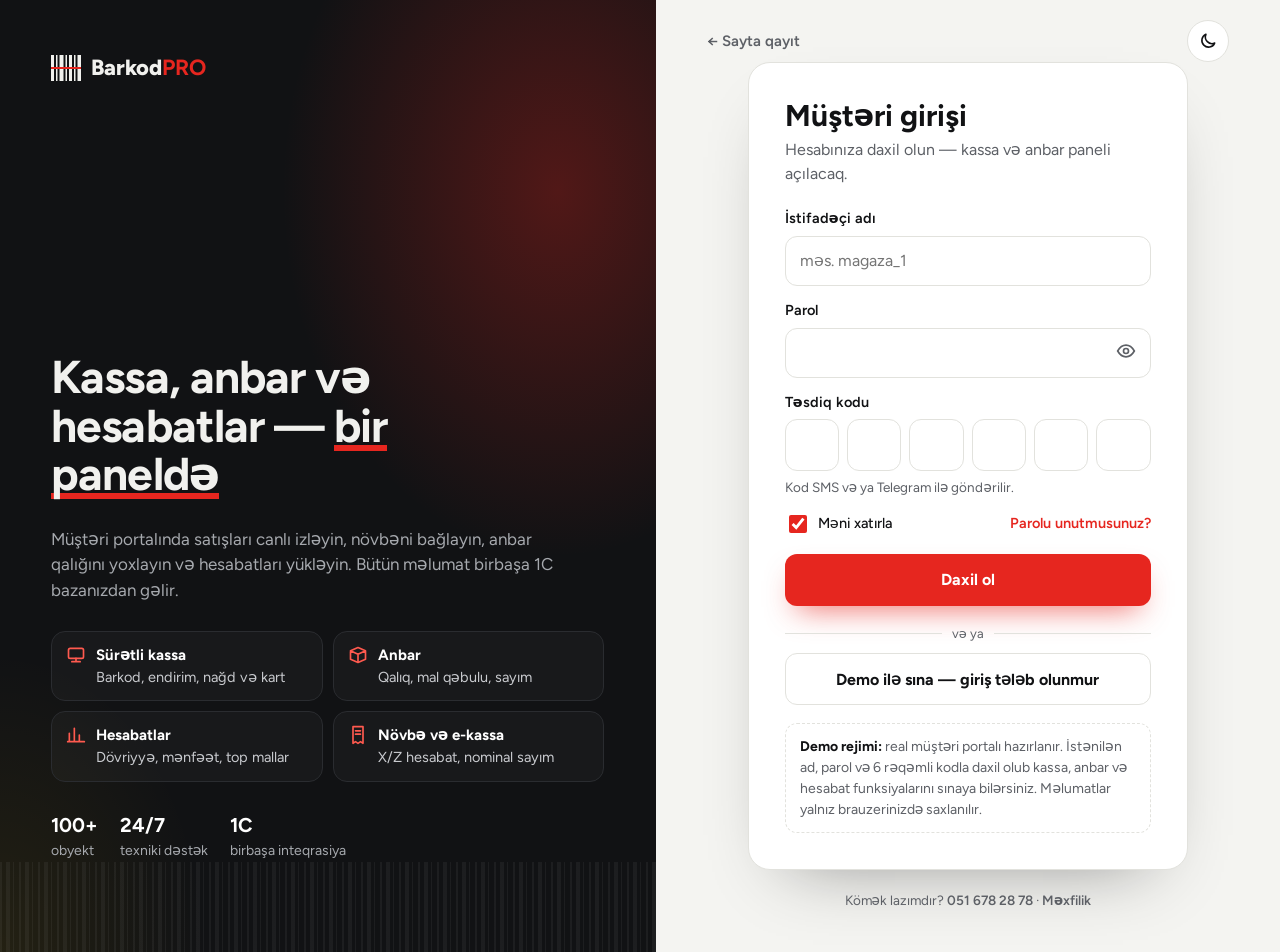
<file: login.html>
<!DOCTYPE html>
<html lang="az">
<head>
<meta charset="utf-8">
<meta name="viewport" content="width=device-width,initial-scale=1,viewport-fit=cover">
<title>Müştəri girişi — BarkodPRO</title>
<meta name="description" content="BarkodPRO müştəri portalı: kassa, anbar, satış və hesabatlara bir paneldən nəzarət.">
<meta name="robots" content="noindex,nofollow">
<meta name="theme-color" content="#111214">
<link rel="icon" href="assets/img/favicon.svg" type="image/svg+xml">
<link rel="preconnect" href="https://fonts.googleapis.com">
<link rel="preconnect" href="https://fonts.gstatic.com" crossorigin>
<link href="https://fonts.googleapis.com/css2?family=Figtree:wght@400;500;600;700;800&family=IBM+Plex+Mono:wght@500;600&display=swap" rel="stylesheet">
<style>
:root{color-scheme:light;--red:#e6261f;--red2:#ff5a4f;--bg:#f4f4f1;--card:#fff;--ink:#111214;--mute:#5d6066;--line:#e2e2dd;--field:#fff;--ok:#0a7d3c}
@media(prefers-color-scheme:dark){:root:not([data-theme=light]){color-scheme:dark;--bg:#0f1012;--card:#17181b;--ink:#f1f1ee;--mute:#a6a9ae;--line:#2a2c30;--field:#111214;--ok:#6fd39a}}
:root[data-theme=dark]{color-scheme:dark;--bg:#0f1012;--card:#17181b;--ink:#f1f1ee;--mute:#a6a9ae;--line:#2a2c30;--field:#111214;--ok:#6fd39a}
*{box-sizing:border-box;min-width:0}
html,body{height:100%}
body{margin:0;background:var(--bg);color:var(--ink);font:16px/1.5 Figtree,system-ui,sans-serif;-webkit-font-smoothing:antialiased}
a{color:inherit}
.shell{min-height:100%;display:grid;grid-template-columns:minmax(0,1.05fr) minmax(0,1fr)}
/* brand side */
.side{position:relative;overflow:hidden;background:#111214;color:#f1f1ee;padding:clamp(28px,4vw,56px);display:flex;flex-direction:column;gap:28px}
.side::before{content:"";position:absolute;inset:0;background:radial-gradient(60% 55% at 85% 20%,rgba(230,38,31,.3),transparent 70%),radial-gradient(45% 45% at 0% 100%,rgba(255,204,0,.08),transparent 70%);pointer-events:none}
.side::after{content:"";position:absolute;left:0;right:0;bottom:0;height:90px;background:repeating-linear-gradient(90deg,#fff 0 2px,transparent 2px 6px,#fff 6px 10px,transparent 10px 13px,#fff 13px 14px,transparent 14px 19px);opacity:.05;pointer-events:none}
.side>*{position:relative}
.logo{display:inline-flex;align-items:center;gap:10px;font-weight:800;font-size:22px;text-decoration:none}
.logo b{color:var(--red)}
.side h1{font-size:clamp(32px,3.6vw,50px);line-height:1.05;margin:auto 0 0;letter-spacing:-.02em;max-width:15ch}
.side h1 em{font-style:normal;background:linear-gradient(transparent 84%,var(--red) 84% 95%,transparent 95%)}
.side>p{color:#a6a9ae;font-size:17px;max-width:48ch;margin:0}
.feats{list-style:none;margin:0;padding:0;display:grid;grid-template-columns:1fr 1fr;gap:10px;max-width:560px}
.feats li{display:flex;gap:10px;align-items:flex-start;border:1px solid #2a2c30;background:rgba(255,255,255,.03);border-radius:14px;padding:12px 14px;font-size:14.5px;color:#c9cbcf}
.feats svg{flex:none;width:20px;height:20px;stroke:var(--red2);fill:none;stroke-width:2;stroke-linecap:round;stroke-linejoin:round;margin-top:1px}
.feats b{display:block;color:#fff;font-size:15px}
.trust{display:flex;flex-wrap:wrap;gap:22px;color:#a6a9ae;font-size:14px;margin-bottom:40px}
.trust b{display:block;color:#fff;font-size:20px}
/* form side */
.main{display:flex;flex-direction:column;padding:20px clamp(20px,4vw,56px) 28px}
.top{display:flex;justify-content:space-between;align-items:center;gap:12px}
.back{font-weight:600;color:var(--mute);text-decoration:none;font-size:15px}.back:hover{color:var(--ink)}
.theme{width:42px;height:42px;border-radius:50%;border:1.5px solid var(--line);background:var(--card);color:var(--ink);display:grid;place-items:center;cursor:pointer}
.theme svg{width:20px;height:20px;fill:none;stroke:currentColor;stroke-width:1.9;stroke-linecap:round;stroke-linejoin:round;grid-area:1/1}
.theme .sun,html.is-dark .theme .moon{display:none}html.is-dark .theme .sun{display:block}
.card{width:100%;max-width:440px;margin:auto;padding:clamp(24px,3vw,36px);background:var(--card);border:1px solid var(--line);border-radius:22px;box-shadow:0 30px 70px -40px rgba(0,0,0,.45)}
.card h2{font-size:30px;line-height:1.1;margin:0 0 6px}
.card>p{color:var(--mute);margin:0 0 22px}
label{display:block;font-weight:600;font-size:14.5px;margin-bottom:6px}
.f{margin-bottom:14px}
.inp{position:relative}
input{width:100%;height:50px;border:1.5px solid var(--line);border-radius:12px;background:var(--field);color:var(--ink);font:16px Figtree,sans-serif;padding:0 14px}
input:focus{outline:none;border-color:var(--red);box-shadow:0 0 0 4px rgba(230,38,31,.12)}
.eye{position:absolute;right:6px;top:6px;width:38px;height:38px;border:0;background:none;color:var(--mute);cursor:pointer;border-radius:9px}
.eye:hover{color:var(--ink)}
.otp{display:grid;grid-template-columns:repeat(6,1fr);gap:8px}
.otp input{height:52px;text-align:center;font:600 20px "IBM Plex Mono",monospace;padding:0}
.hint{display:block;color:var(--mute);font-size:13.5px;margin-top:6px}
.row{display:flex;justify-content:space-between;align-items:center;gap:10px;margin:4px 0 18px;font-size:14.5px}
.chk{display:flex;align-items:center;gap:8px;font-weight:500;margin:0;cursor:pointer}
.chk input{width:18px;height:18px;accent-color:var(--red)}
.row a{color:var(--red);font-weight:600;text-decoration:none}
.btn{width:100%;height:52px;border:0;border-radius:12px;font:700 16px Figtree,sans-serif;cursor:pointer;display:flex;align-items:center;justify-content:center;gap:8px}
.btn.p{background:var(--red);color:#fff;box-shadow:0 14px 30px -12px rgba(230,38,31,.7)}
.btn.p:hover{filter:brightness(1.06)}
.btn.o{background:transparent;color:var(--ink);border:1.5px solid var(--line);margin-top:10px}
.btn.o:hover{border-color:var(--ink)}
.btn:focus-visible,input:focus-visible,.theme:focus-visible,a:focus-visible{outline:3px solid var(--red);outline-offset:2px}
.btn[disabled]{opacity:.7;cursor:wait}
.spin{width:18px;height:18px;border:2.5px solid rgba(255,255,255,.4);border-top-color:#fff;border-radius:50%;animation:s .7s linear infinite}
@keyframes s{to{transform:rotate(360deg)}}
.err{display:none;background:rgba(230,38,31,.1);color:var(--red);border-radius:10px;padding:10px 12px;font-size:14.5px;font-weight:600;margin-bottom:12px}
.or{display:flex;align-items:center;gap:10px;color:var(--mute);font-size:13px;margin:18px 0 0}
.or::before,.or::after{content:"";flex:1;height:1px;background:var(--line)}
.demo{margin-top:18px;border:1px dashed var(--line);border-radius:12px;padding:12px 14px;font-size:14px;color:var(--mute)}
.demo b{color:var(--ink)}
.foot{text-align:center;color:var(--mute);font-size:13.5px;margin-top:20px}
.foot a{text-decoration:none;font-weight:600}
@media(max-width:900px){.shell{grid-template-columns:1fr}.side{padding:22px 20px 26px;gap:16px}.side h1{margin-top:6px;font-size:30px}.side>p{font-size:15.5px}.feats,.trust{display:none}.main{padding:16px 16px 24px}.card{margin-top:18px;border-radius:18px}}
@media(prefers-reduced-motion:reduce){.spin{animation-duration:2s}}
</style>
</head>
<body>
<div class="shell">
  <aside class="side">
    <a class="logo" href="index.html"><svg width="30" height="26" viewBox="0 0 30 26" aria-hidden="true"><g fill="currentColor"><rect x="0" width="3" height="26"/><rect x="5" width="1.5" height="26"/><rect x="8.5" width="4" height="26"/><rect x="14.5" width="1.5" height="26"/><rect x="18" width="3" height="26"/><rect x="23" width="1.5" height="26"/><rect x="26.5" width="3.5" height="26"/></g><rect x="-2" y="12" width="34" height="2" fill="#e6261f"/></svg><span>Barkod<b>PRO</b></span></a>
    <h1>Kassa, anbar və hesabatlar — <em>bir paneldə</em></h1>
    <p>Müştəri portalında satışları canlı izləyin, növbəni bağlayın, anbar qalığını yoxlayın və hesabatları yükləyin. Bütün məlumat birbaşa 1C bazanızdan gəlir.</p>
    <ul class="feats">
      <li><svg viewBox="0 0 24 24"><rect x="3" y="4" width="18" height="12" rx="2"/><path d="M7 20h10M12 16v4"/></svg><div><b>Sürətli kassa</b>Barkod, endirim, nağd və kart</div></li>
      <li><svg viewBox="0 0 24 24"><path d="M3 7l9-4 9 4-9 4zM3 7v10l9 4 9-4V7M12 11v10"/></svg><div><b>Anbar</b>Qalıq, mal qəbulu, sayım</div></li>
      <li><svg viewBox="0 0 24 24"><path d="M4 20V10M10 20V4M16 20v-8M22 20H2"/></svg><div><b>Hesabatlar</b>Dövriyyə, mənfəət, top mallar</div></li>
      <li><svg viewBox="0 0 24 24"><path d="M6 2h12v20l-3-2-3 2-3-2-3 2z"/><path d="M9 7h6M9 11h6"/></svg><div><b>Növbə və e-kassa</b>X/Z hesabat, nominal sayım</div></li>
    </ul>
    <div class="trust"><div><b>100+</b>obyekt</div><div><b>24/7</b>texniki dəstək</div><div><b>1C</b>birbaşa inteqrasiya</div></div>
  </aside>

  <main class="main">
    <div class="top">
      <a class="back" href="index.html">← Sayta qayıt</a>
      <button class="theme" id="thm" type="button" aria-label="Gecə/gündüz rejimi" title="Gecə/gündüz rejimi"><svg class="moon" viewBox="0 0 24 24"><path d="M20 14.5A8 8 0 0 1 9.5 4a8 8 0 1 0 10.5 10.5"/></svg><svg class="sun" viewBox="0 0 24 24"><circle cx="12" cy="12" r="4"/><path d="M12 2v2M12 20v2M2 12h2M20 12h2M4.9 4.9l1.4 1.4M17.7 17.7l1.4 1.4M4.9 19.1l1.4-1.4M17.7 6.3l1.4-1.4"/></svg></button>
    </div>

    <div class="card">
      <h2>Müştəri girişi</h2>
      <p>Hesabınıza daxil olun — kassa və anbar paneli açılacaq.</p>
      <form id="frm" novalidate>
        <div class="err" id="err" role="alert"></div>
        <div class="f"><label for="u">İstifadəçi adı</label><input id="u" autocomplete="username" autocapitalize="off" placeholder="məs. magaza_1" required></div>
        <div class="f"><label for="pw">Parol</label><div class="inp"><input id="pw" type="password" autocomplete="current-password" required><button class="eye" type="button" id="eye" aria-label="Parolu göstər"><svg width="20" height="20" viewBox="0 0 24 24" fill="none" stroke="currentColor" stroke-width="2" stroke-linecap="round"><path d="M2 12s4-7 10-7 10 7 10 7-4 7-10 7S2 12 2 12z"/><circle cx="12" cy="12" r="3"/></svg></button></div></div>
        <div class="f"><label>Təsdiq kodu</label><div class="otp" id="otp">
          <input inputmode="numeric" maxlength="1" aria-label="Kodun 1-ci rəqəmi" autocomplete="one-time-code"><input inputmode="numeric" maxlength="1" aria-label="2-ci rəqəm"><input inputmode="numeric" maxlength="1" aria-label="3-cü rəqəm"><input inputmode="numeric" maxlength="1" aria-label="4-cü rəqəm"><input inputmode="numeric" maxlength="1" aria-label="5-ci rəqəm"><input inputmode="numeric" maxlength="1" aria-label="6-cı rəqəm">
        </div><span class="hint">Kod SMS və ya Telegram ilə göndərilir.</span></div>
        <div class="row"><label class="chk"><input type="checkbox" id="rem" checked>Məni xatırla</label><a href="https://wa.me/994516782878?text=Salam%2C%20portal%20parolumu%20unutmu%C5%9Fam." target="_blank" rel="noopener">Parolu unutmusunuz?</a></div>
        <button class="btn p" type="submit" id="go">Daxil ol</button>
      </form>
      <div class="or">və ya</div>
      <button class="btn o" type="button" id="demo">Demo ilə sına — giriş tələb olunmur</button>
      <div class="demo"><b>Demo rejimi:</b> real müştəri portalı hazırlanır. İstənilən ad, parol və 6 rəqəmli kodla daxil olub kassa, anbar və hesabat funksiyalarını sınaya bilərsiniz. Məlumatlar yalnız brauzerinizdə saxlanılır.</div>
    </div>
    <p class="foot">Kömək lazımdır? <a href="tel:+994516782878">051 678 28 78</a> · <a href="privacy.html">Məxfilik</a></p>
  </main>
</div>
<script>
{
const $=s=>document.querySelector(s);
/* tema */
const r=document.documentElement,mq=matchMedia('(prefers-color-scheme: dark)');
const dark=()=>r.dataset.theme?r.dataset.theme==='dark':mq.matches,sync=()=>r.classList.toggle('is-dark',dark());
try{const t=localStorage.getItem('bp-theme');if(t)r.dataset.theme=t}catch(_){}
sync();try{mq.addEventListener('change',sync)}catch(_){}
$('#thm').onclick=()=>{const t=dark()?'light':'dark';r.dataset.theme=t;sync();try{localStorage.setItem('bp-theme',t)}catch(_){}};
/* yadda qalan ad */
try{const s=localStorage.getItem('bp-demo-remember');if(s)$('#u').value=s}catch(_){}
/* parolu göstər */
$('#eye').onclick=()=>{const p=$('#pw');p.type=p.type==='password'?'text':'password'};
/* OTP: avtomatik keçid və yapışdırma */
const boxes=[...document.querySelectorAll('#otp input')];
boxes.forEach((b,i)=>{
  b.addEventListener('input',()=>{b.value=b.value.replace(/\D/g,'').slice(-1);if(b.value&&i<5)boxes[i+1].focus()});
  b.addEventListener('keydown',e=>{if(e.key==='Backspace'&&!b.value&&i>0)boxes[i-1].focus()});
  b.addEventListener('paste',e=>{const d=(e.clipboardData.getData('text')||'').replace(/\D/g,'').slice(0,6);if(!d)return;e.preventDefault();d.split('').forEach((c,j)=>boxes[j]&&(boxes[j].value=c));boxes[Math.min(d.length,5)].focus()});
});
const enter=(name)=>{
  try{sessionStorage.setItem('barkodpro_demo_user',name)}catch(_){}
  location.href='dashboard.html';
};
const err=m=>{const e=$('#err');e.textContent=m;e.style.display=m?'block':'none'};
$('#frm').addEventListener('submit',e=>{
  e.preventDefault();err('');
  const u=$('#u').value.trim(),p=$('#pw').value,code=boxes.map(b=>b.value).join('');
  if(!u)return err('İstifadəçi adını yazın.'),$('#u').focus();
  if(!p)return err('Parolu yazın.'),$('#pw').focus();
  if(code.length<6)return err('6 rəqəmli təsdiq kodunu daxil edin.'),boxes[code.length].focus();
  try{$('#rem').checked?localStorage.setItem('bp-demo-remember',u):localStorage.removeItem('bp-demo-remember')}catch(_){}
  const g=$('#go');g.disabled=true;g.innerHTML='<span class="spin"></span>Yoxlanılır…';
  setTimeout(()=>enter(u),650);
});
$('#demo').onclick=()=>enter('Demo');
}
</script>
</body>
</html>
</file>
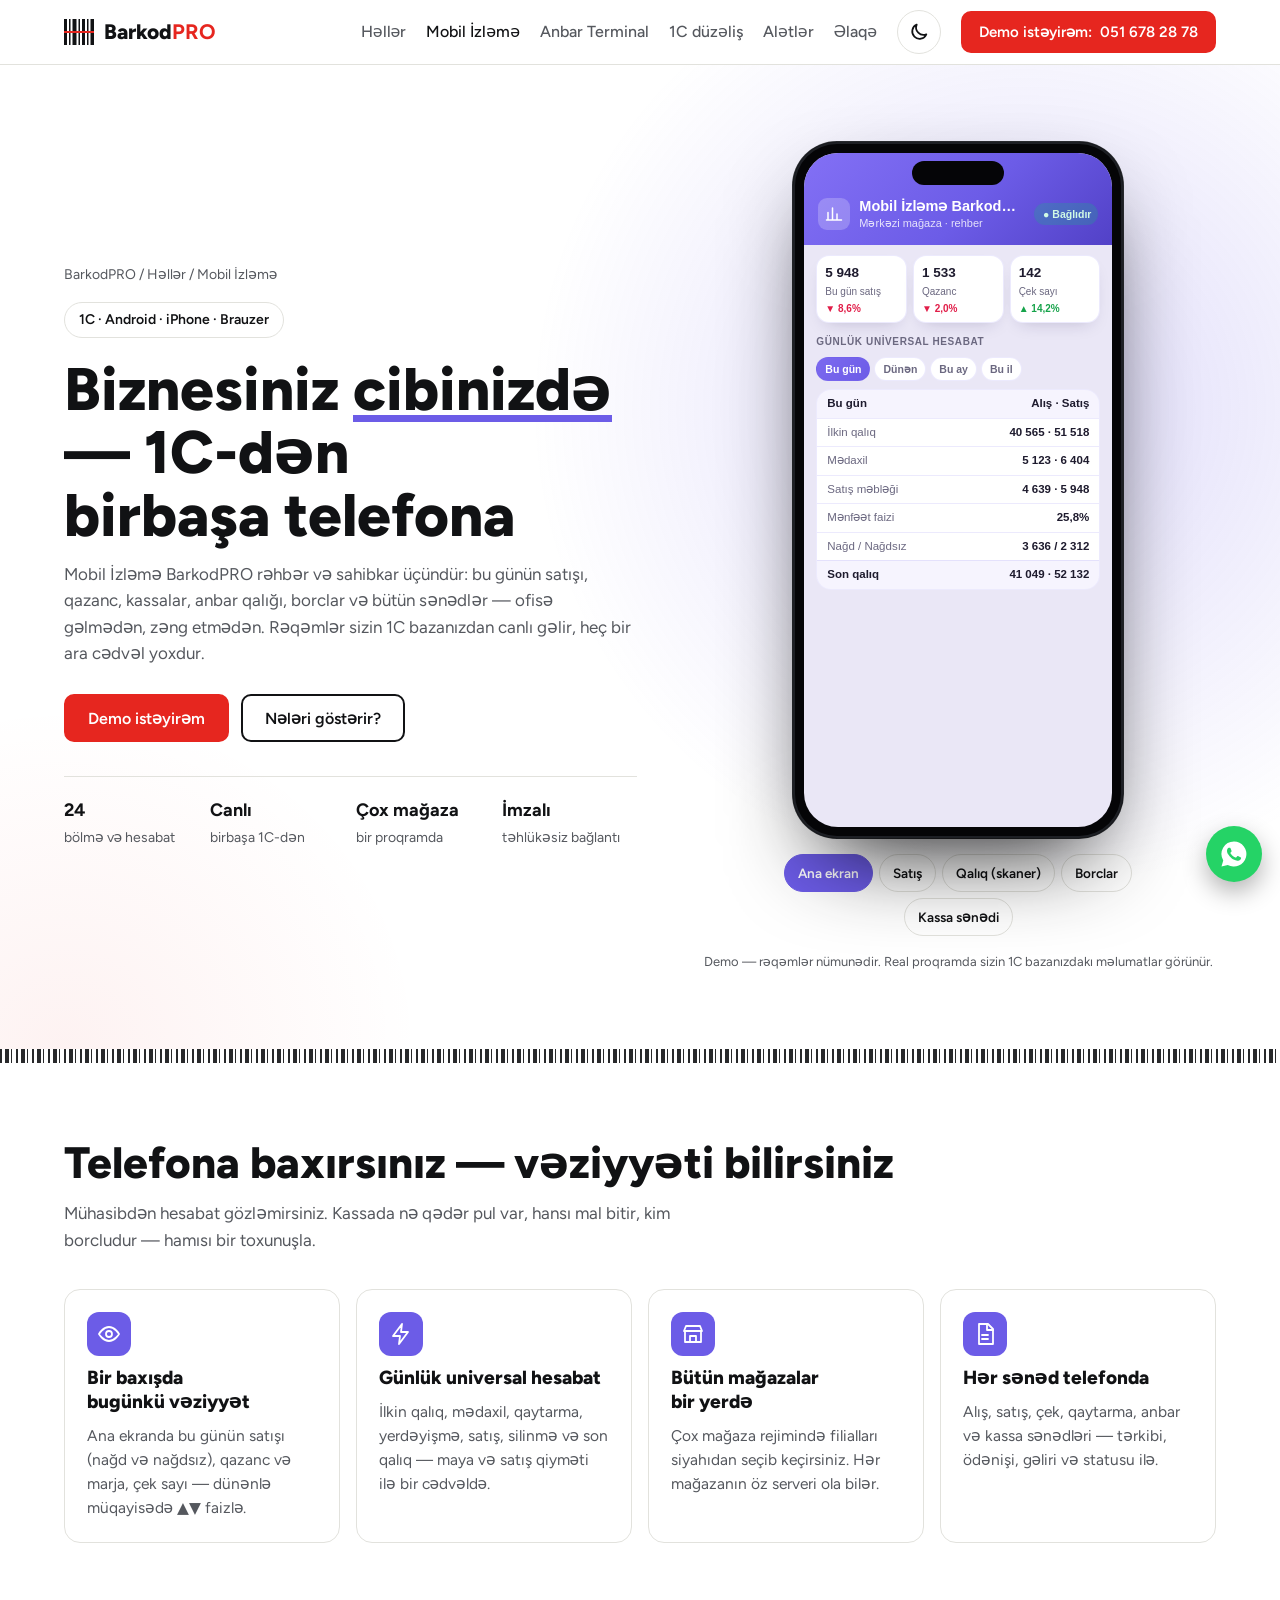
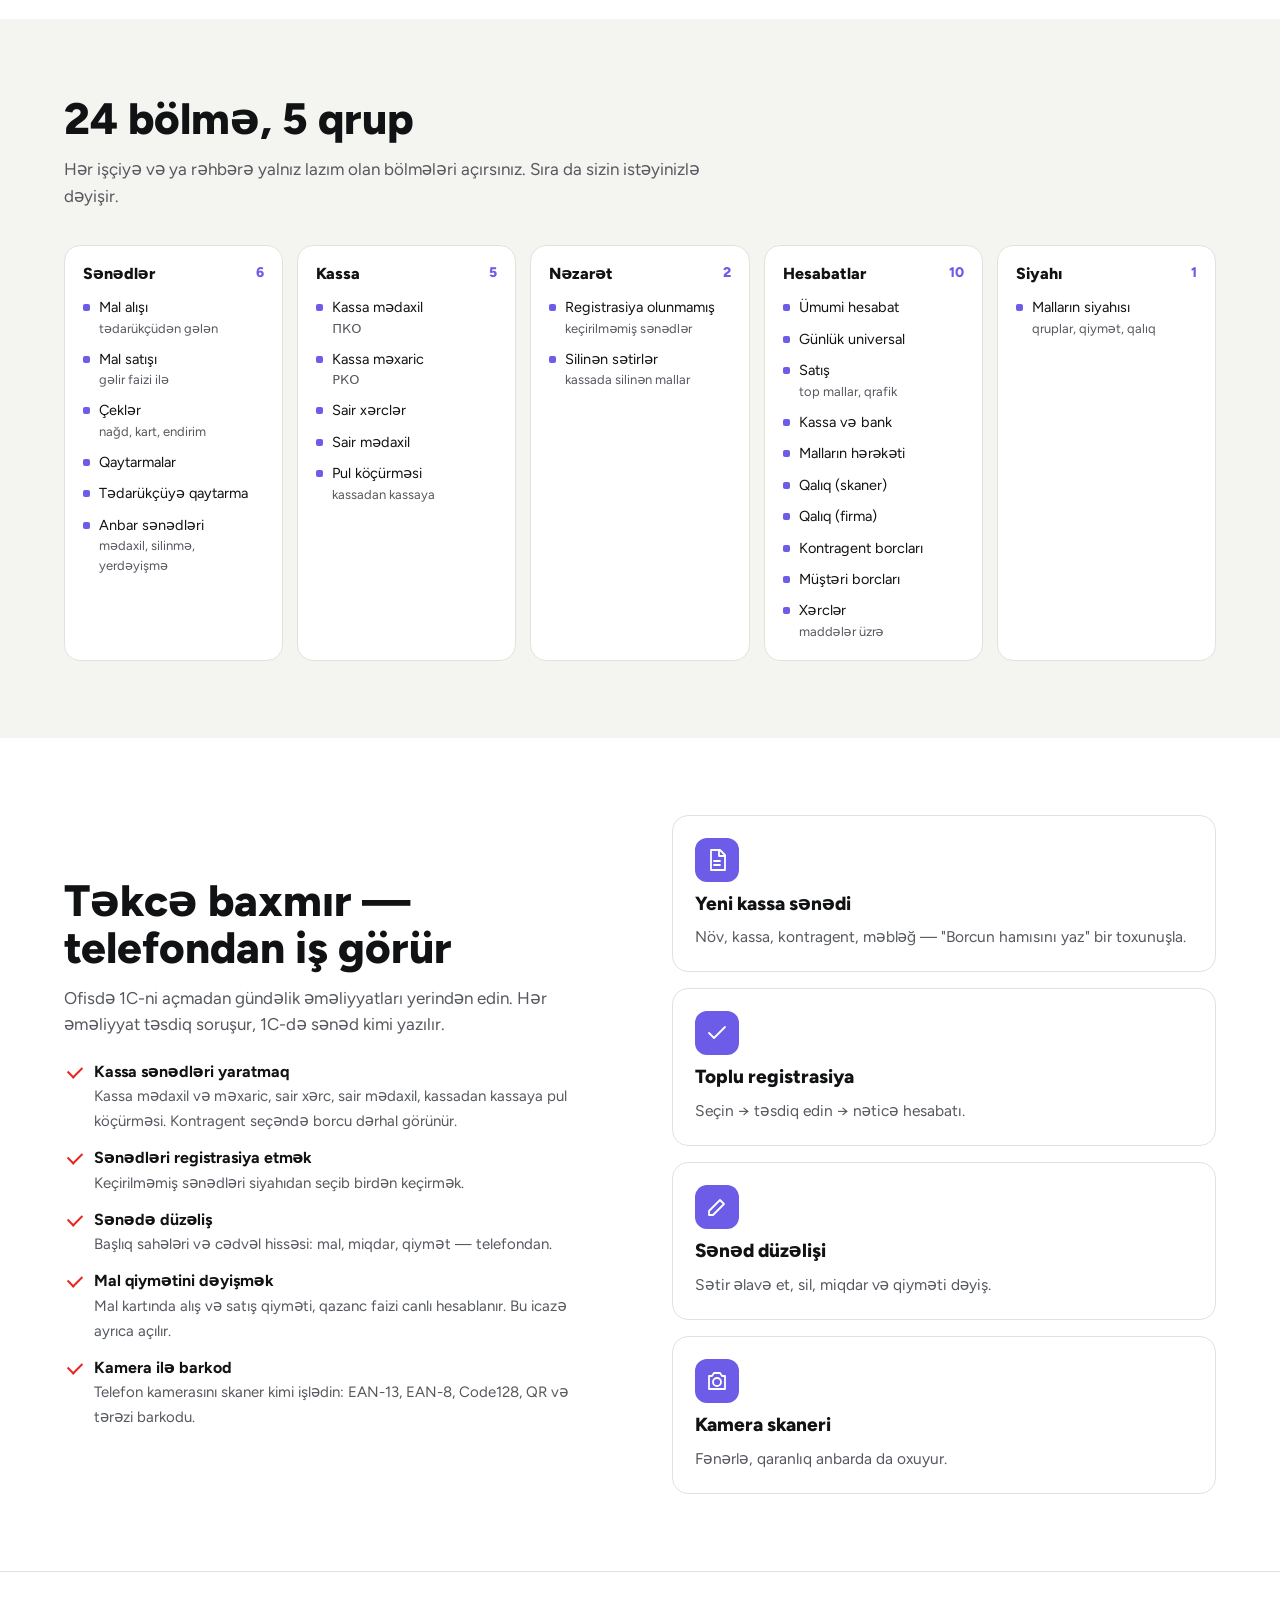
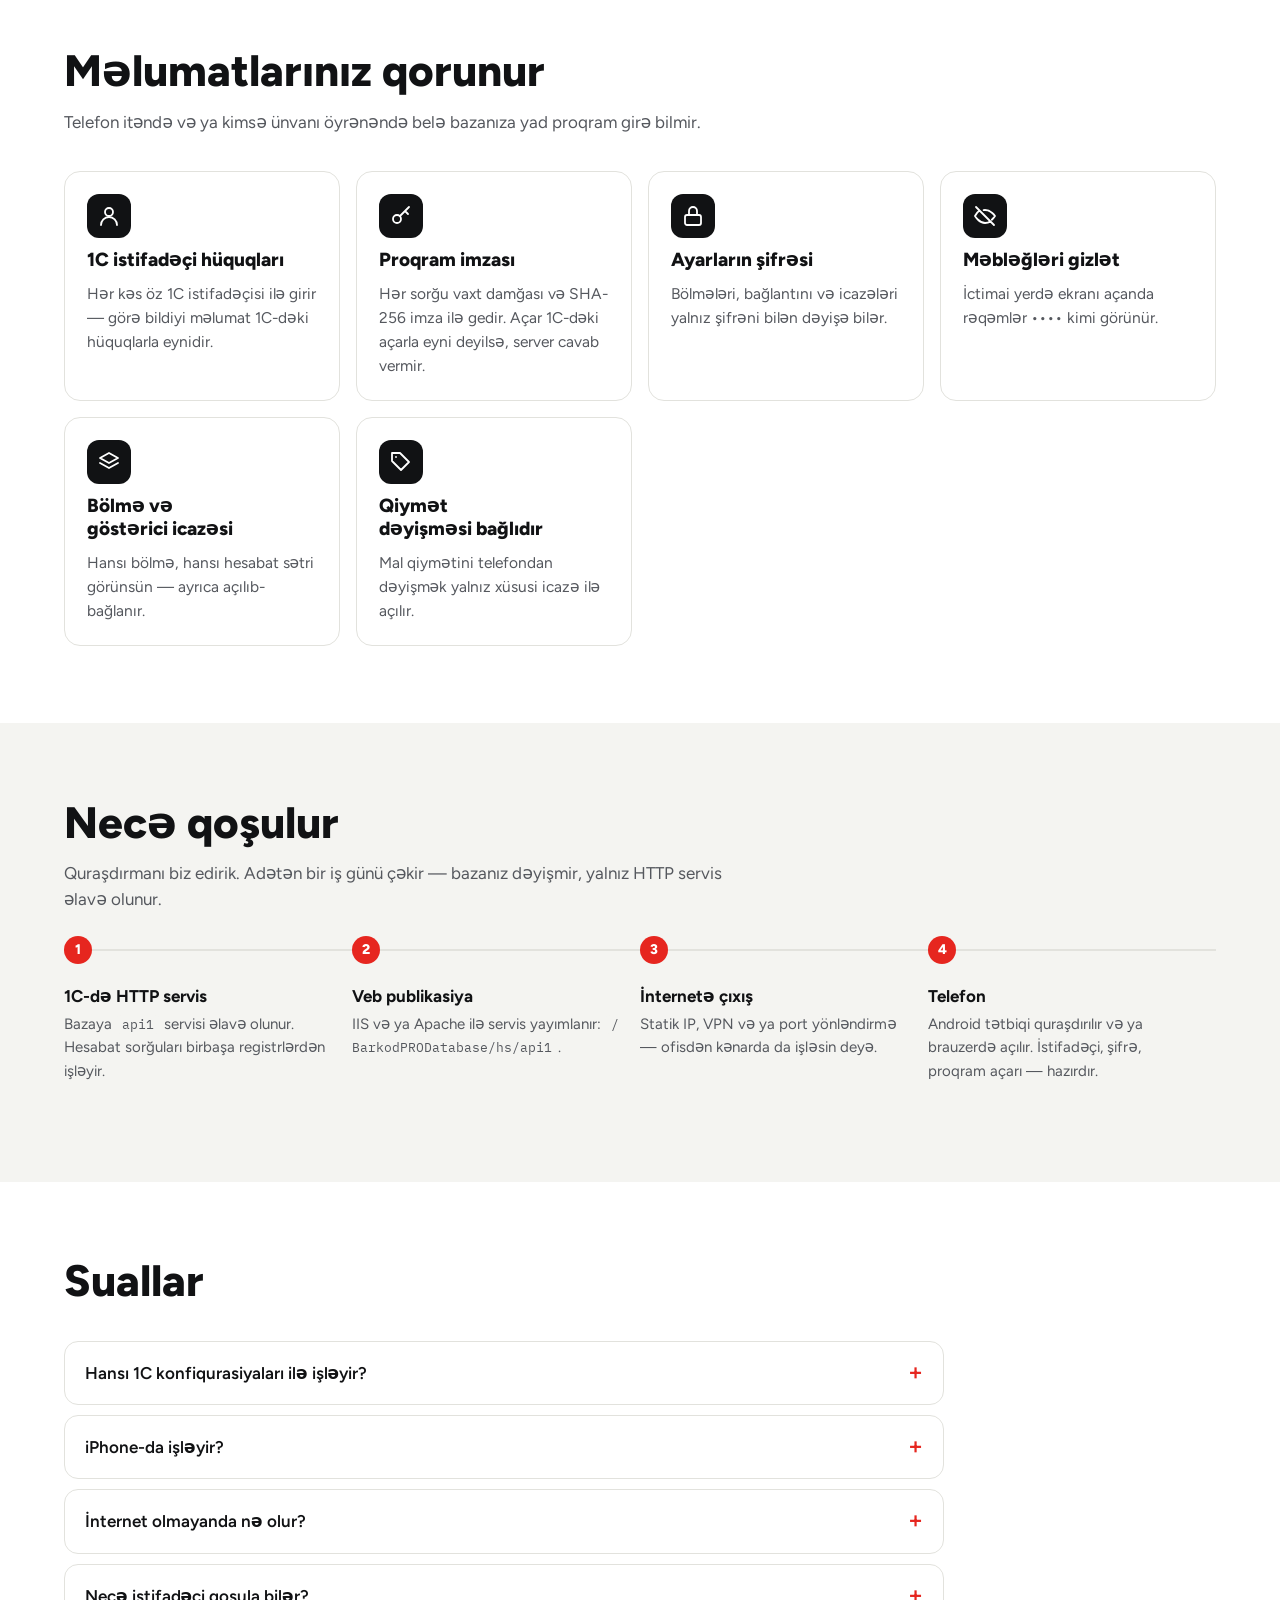
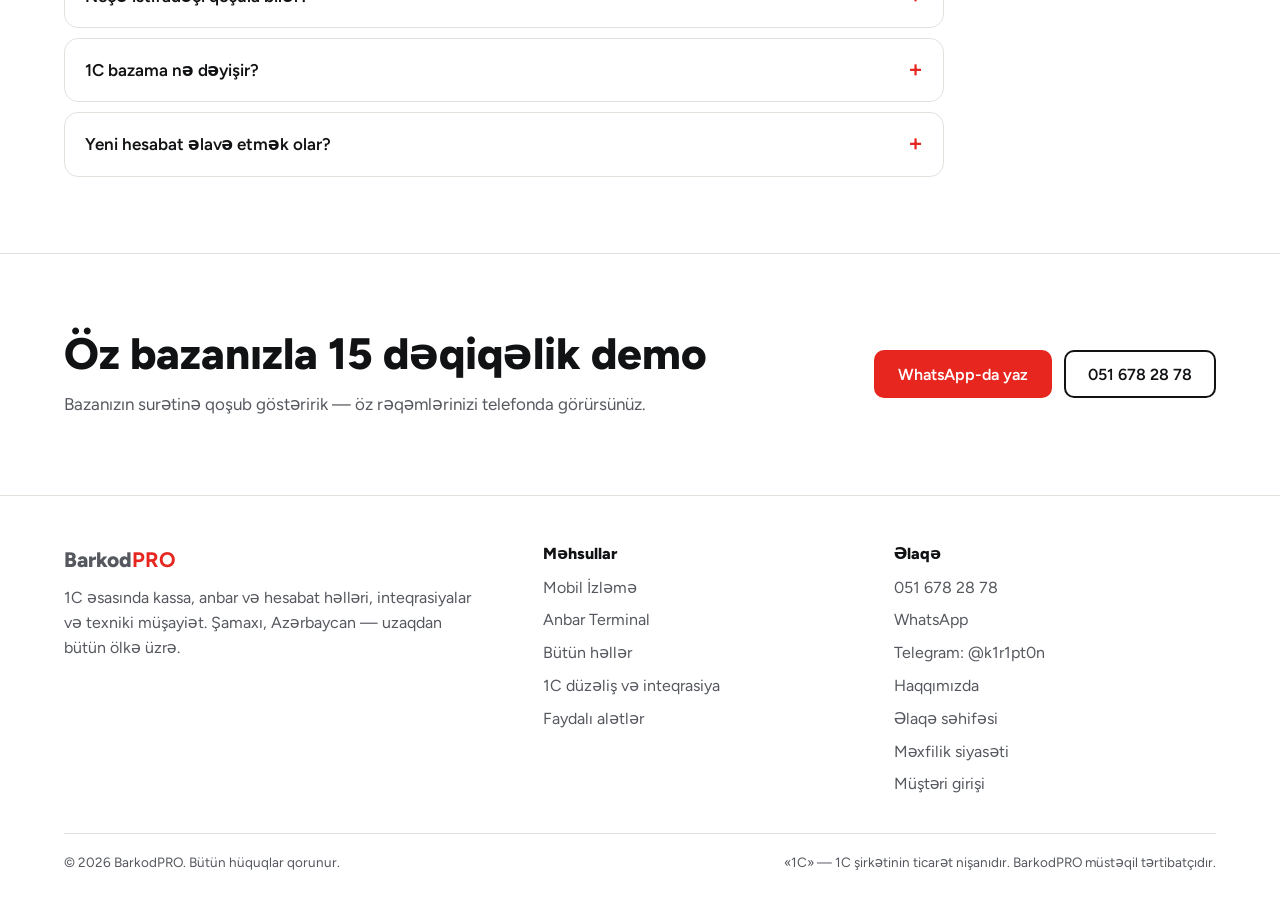
<file: mobil-izleme.html>
<!DOCTYPE html>
<html lang="az">
<head>
<meta charset="utf-8">
<meta name="viewport" content="width=device-width,initial-scale=1">
<title>Mobil İzləmə BarkodPRO — rəhbər üçün 1C hesabatları telefonda</title>
<meta name="description" content="Mobil İzləmə BarkodPRO: satış, qazanc, kassa, qalıq, borclar və 1C sənədləri telefonda. Telefondan kassa sənədi yaratmaq, sənəd keçirmək, qiymət dəyişmək, çox mağaza rejimi.">
<meta name="robots" content="index,follow">
<meta property="og:type" content="website">
<meta property="og:title" content="Mobil İzləmə BarkodPRO — biznesiniz cibinizdə">
<meta property="og:description" content="Satış, qazanc, kassa, qalıq və borclar — 1C-dən birbaşa telefonunuza.">
<meta property="og:image" content="https://xeyalshixi.github.io/barkodpro/assets/img/og-cover.png">
<meta property="og:site_name" content="BarkodPRO">
<meta property="og:locale" content="az_AZ">
<meta name="theme-color" content="#111214">
<link rel="icon" href="assets/img/favicon.svg" type="image/svg+xml">
<link rel="canonical" href="https://xeyalshixi.github.io/barkodpro/mobil-izleme.html">
<meta property="og:url" content="https://xeyalshixi.github.io/barkodpro/mobil-izleme.html">
<link rel="alternate" type="text/markdown" href="https://xeyalshixi.github.io/barkodpro/mobil-izleme.md" title="Markdown">
<link rel="alternate" type="text/plain" href="https://xeyalshixi.github.io/barkodpro/llms.txt" title="llms.txt">
<link rel="sitemap" type="application/xml" href="https://xeyalshixi.github.io/barkodpro/sitemap.xml">
<meta name="keywords" content="Mobil İzləmə BarkodPRO, 1C mobil hesabat, 1C telefon, rəhbər tətbiqi, 1C HTTP servis">
<script type="application/ld+json">{"@context": "https://schema.org", "@graph": [{"@type": "SoftwareApplication", "@id": "https://xeyalshixi.github.io/barkodpro/mobil-izleme.html#app", "name": "Mobil İzləmə BarkodPRO", "url": "https://xeyalshixi.github.io/barkodpro/mobil-izleme.html", "applicationCategory": "BusinessApplication", "operatingSystem": "Android, iOS (brauzer), Web", "description": "Rəhbər üçün 1C hesabatları telefonda: satış, qazanc, kassa, qalıq, borclar, sənədlər; telefondan kassa sənədi yaratmaq, registrasiya, qiymət dəyişmə, çox mağaza rejimi.", "featureList": ["Günlük universal hesabat", "Satış və qazanc", "Kassa və bank qalığı", "Anbar qalığı və barkod skaneri", "Kontragent və müştəri borcları", "Telefondan kassa sənədi", "Sənədlərin registrasiyası", "Çox mağaza rejimi", "İmzalı (SHA-256) bağlantı"], "inLanguage": "az", "publisher": {"@id": "https://xeyalshixi.github.io/barkodpro/#org"}, "provider": {"@id": "https://xeyalshixi.github.io/barkodpro/#org"}, "offers": {"@type": "Offer", "availability": "https://schema.org/InStock", "seller": {"@id": "https://xeyalshixi.github.io/barkodpro/#org"}, "url": "https://wa.me/994516782878"}}, {"@type": "BreadcrumbList", "itemListElement": [{"@type": "ListItem", "position": 1, "name": "BarkodPRO", "item": "https://xeyalshixi.github.io/barkodpro/"}, {"@type": "ListItem", "position": 2, "name": "Mobil İzləmə", "item": "https://xeyalshixi.github.io/barkodpro/mobil-izleme.html"}]}, {"@type": "Organization", "@id": "https://xeyalshixi.github.io/barkodpro/#org", "name": "BarkodPRO", "url": "https://xeyalshixi.github.io/barkodpro/", "telephone": "+994516782878", "address": {"@type": "PostalAddress", "addressLocality": "Şamaxı", "addressCountry": "AZ"}, "contactPoint": {"@type": "ContactPoint", "telephone": "+994516782878", "contactType": "customer support"}}]}</script>
<link rel="preconnect" href="https://fonts.googleapis.com">
<link rel="preconnect" href="https://fonts.gstatic.com" crossorigin>
<link href="https://fonts.googleapis.com/css2?family=Figtree:wght@400;500;600;800&family=IBM+Plex+Mono:wght@400;600&display=swap" rel="stylesheet">
<style>
:root{color-scheme:light;--red:#e6261f;--yel:#ffcc00;--vio:#6c5ce7;--bg:#ffffff;--bg2:#f4f4f1;--ink:#111214;--mute:#55585e;--line:#e2e2dd;--card:#fff;--hdr:rgba(255,255,255,.92);--hbg:#ffffff;--hink:#111214;--hmute:#55585e;--hline:#e2e2dd;--hcard:#ffffff;--sbg:#ffffff;--obg:#f7f7f4;--stp:#111214;--ok:#0a7d3c;--wn:#a15c00;--er:#c4241c;--glow:.12}
@media(prefers-color-scheme:dark){:root:not([data-theme=light]){color-scheme:dark;--bg:#0f1012;--bg2:#17181b;--ink:#f1f1ee;--mute:#a6a9ae;--line:#2a2c30;--card:#1b1c20;--hdr:rgba(15,16,18,.92);--hbg:#0f1012;--hink:#f1f1ee;--hmute:#a6a9ae;--hline:#2a2c30;--hcard:#1b1c20;--sbg:#111214;--obg:#111214;--stp:#ffffff;--ok:#6fd39a;--wn:#ffcc00;--er:#ff6b5e;--glow:.22}}
:root[data-theme=dark]{color-scheme:dark;--bg:#0f1012;--bg2:#17181b;--ink:#f1f1ee;--mute:#a6a9ae;--line:#2a2c30;--card:#1b1c20;--hdr:rgba(15,16,18,.92);--hbg:#0f1012;--hink:#f1f1ee;--hmute:#a6a9ae;--hline:#2a2c30;--hcard:#1b1c20;--sbg:#111214;--obg:#111214;--stp:#ffffff;--ok:#6fd39a;--wn:#ffcc00;--er:#ff6b5e;--glow:.22}
*{box-sizing:border-box;min-width:0}
html{scroll-behavior:smooth;scroll-padding-top:72px}
body{margin:0;background:var(--bg);color:var(--ink);font:16px/1.55 Figtree,system-ui,sans-serif;overflow-x:clip}
a{color:inherit}
h1,h2,h3{font-weight:800;line-height:1.05;text-wrap:balance;margin:0}
h2{font-size:clamp(30px,4vw,44px)}h3{font-size:19px;line-height:1.25}
p{margin:0}
.wrap{max-width:1240px;margin:0 auto}
.band{padding:clamp(44px,6vw,88px) max(5vw,16px)}
.alt{background:var(--bg2)}
.dark{background:var(--sbg);color:var(--hink);--ink:var(--hink);--bg:var(--sbg);--mute:var(--hmute);--line:var(--hline);--card:var(--hcard);border-top:1px solid var(--hline)}
.lead{color:var(--mute);font-size:17px;max-width:62ch;margin-top:14px}
.head{display:flex;flex-wrap:wrap;justify-content:space-between;align-items:end;gap:16px;margin-bottom:36px}
.btn{display:inline-flex;align-items:center;justify-content:center;gap:8px;min-height:48px;padding:0 22px;border-radius:10px;font:600 16px Figtree,sans-serif;text-decoration:none;border:2px solid var(--ink);background:var(--ink);color:var(--bg);cursor:pointer}
.btn.o{background:transparent;color:var(--ink)}
.btn.r{background:var(--red);border-color:var(--red);color:#fff}
.btn:focus-visible,a:focus-visible,button:focus-visible,summary:focus-visible{outline:3px solid var(--red);outline-offset:2px}
.stripes{height:14px;background:repeating-linear-gradient(90deg,var(--ink) 0 2px,transparent 2px 5px,var(--ink) 5px 9px,transparent 9px 11px,var(--ink) 11px 12px,transparent 12px 16px);opacity:.9}
/* header */
header{position:sticky;top:0;z-index:20;background:var(--hdr);backdrop-filter:blur(10px);border-bottom:1px solid var(--line)}
.nav{display:flex;align-items:center;gap:20px;padding:10px max(5vw,16px);max-width:1340px;margin:0 auto}
.logo{display:flex;align-items:center;gap:10px;font-weight:800;font-size:21px;text-decoration:none}
.logo b{color:var(--red)}
.menu{display:flex;gap:20px;margin-left:auto;flex-wrap:nowrap;white-space:nowrap}
.nav .tel{white-space:nowrap}
.menu a{text-decoration:none;font-weight:500;color:var(--mute)}.menu a:hover,.menu a[aria-current]{color:var(--ink)}
.nav .btn{min-height:42px;padding:0 16px;font-size:15px}
.theme,.burger{flex:none;width:44px;height:44px;border:1.5px solid var(--line);background:var(--card);color:var(--ink);display:grid;place-items:center;cursor:pointer}
.theme{border-radius:50%}.burger{border-radius:10px;display:none}
.theme svg,.burger svg{width:22px;height:22px;fill:none;stroke:currentColor;stroke-width:1.9;stroke-linecap:round;stroke-linejoin:round;grid-area:1/1}
.theme .sun,html.is-dark .theme .moon{display:none}html.is-dark .theme .sun{display:block}
.drawer{display:grid;padding:6px max(5vw,16px) 16px;border-top:1px solid var(--line)}
.drawer[hidden]{display:none}
.drawer a{text-decoration:none;font-weight:600;font-size:17px;padding:12px 0;border-bottom:1px solid var(--line)}
@media(max-width:1180px){.menu{display:none}.burger{display:grid;margin-left:auto}}
@media(min-width:1181px){.drawer{display:none!important}}
@media(max-width:600px){.nav{gap:8px}.nav .tel .tl{display:none}}
@media(max-width:460px){.nav .tel{display:none}}
/* hero */
.hero-band{position:relative;overflow:hidden;background:var(--hbg);color:var(--hink);--ink:var(--hink);--bg:var(--hbg);--mute:var(--hmute);--line:var(--hline);--card:var(--hcard)}
.hero-band::before{content:"";position:absolute;inset:0;background:radial-gradient(55% 70% at 80% 35%,rgba(108,92,231,calc(var(--glow) + .1)),transparent 70%),radial-gradient(40% 50% at 5% 100%,rgba(230,38,31,calc(var(--glow) - .06)),transparent 70%);pointer-events:none}
.hero{position:relative;z-index:1;display:grid;grid-template-columns:minmax(0,1fr) minmax(0,.9fr);gap:clamp(28px,5vw,72px);align-items:center}
.crumb{font-size:14px;color:var(--hmute);margin-bottom:16px}.crumb a{text-decoration:none}.crumb a:hover{color:var(--hink)}
.kick{display:inline-block;font-size:14px;font-weight:600;color:var(--hink);border:1px solid var(--hline);border-radius:999px;padding:6px 14px;margin-bottom:20px;background:var(--hcard)}
.hero h1{font-size:clamp(36px,5vw,60px)}
.hero h1 em{font-style:normal;background:linear-gradient(transparent 86%,var(--vio) 86% 96%,transparent 96%)}
.cta{display:flex;flex-wrap:wrap;gap:12px;margin-top:28px}
.facts{display:grid;grid-template-columns:repeat(4,minmax(0,1fr));gap:12px;margin-top:34px;border-top:1px solid var(--line);padding-top:20px}
.facts b{display:block;font-size:18px}.facts span{color:var(--mute);font-size:14px}
@media(max-width:960px){.hero{grid-template-columns:1fr}}
@media(max-width:560px){.facts{grid-template-columns:1fr 1fr}}
/* phone + demo app */
.demo{display:flex;flex-direction:column;align-items:center;gap:16px}
.phone{width:min(330px,100%);aspect-ratio:9/19;border-radius:44px;background:#050507;padding:11px;box-shadow:0 40px 90px -30px rgba(0,0,0,.9),0 0 0 1px #2a2c30,inset 0 0 0 2px #1d1f24;position:relative}
.phone::before{content:"";position:absolute;top:19px;left:50%;transform:translateX(-50%);width:92px;height:24px;border-radius:14px;background:#050507;z-index:3}
.scr{--a:#6c5ce7;--abg:#eae7f6;--c:#fff;--t:#1e1b2e;--m:#6b6880;--b:rgba(124,105,239,.14);height:100%;border-radius:34px;overflow:hidden;background:var(--abg);color:var(--t);font:13px/1.35 -apple-system,'Segoe UI',Roboto,sans-serif;display:flex;flex-direction:column}
html.is-dark .scr{--abg:#0d0b18;--c:#181628;--t:#ece9f8;--m:#9992b0;--b:rgba(155,138,251,.16)}
.ahd{background:linear-gradient(135deg,#8370f5,#6c5ce7 55%,#5241c7);color:#fff;padding:44px 14px 14px;display:flex;align-items:center;gap:9px;flex:none}
.ahd .lg{width:32px;height:32px;border-radius:9px;background:rgba(255,255,255,.22);display:grid;place-items:center;flex:none}
.ahd .tt{font-weight:800;font-size:14.5px;white-space:nowrap;overflow:hidden;text-overflow:ellipsis}
.ahd .st{font-size:11px;opacity:.82}
.ahd .pl{margin-left:auto;font-size:10.5px;font-weight:700;background:rgba(16,185,129,.25);color:#d1fae5;padding:4px 9px;border-radius:999px;white-space:nowrap}
.abd{padding:10px 12px 16px;overflow:hidden;flex:1;display:flex;flex-direction:column;gap:8px}
.abd>*{animation:up .35s both}
@keyframes up{from{opacity:0;transform:translateY(6px)}}
.s3{display:grid;grid-template-columns:repeat(3,1fr);gap:6px}
.sc{background:var(--c);border:1px solid var(--b);border-radius:13px;padding:8px 8px 7px;box-shadow:0 8px 18px -10px rgba(31,24,78,.25)}
.sc b{display:block;font-size:13.5px;font-weight:800;white-space:nowrap;overflow:hidden;text-overflow:ellipsis}
.sc span{font-size:10px;color:var(--m)}
.sc small{display:block;font-size:10px;font-weight:700;margin-top:2px}
.upc{color:#16a34a}.dnc{color:#e11d48}
.lb{font-size:10px;font-weight:700;letter-spacing:.06em;text-transform:uppercase;color:var(--m);margin-top:4px}
.cp{display:flex;gap:4px}
.cp i{font-style:normal;font-size:10.5px;font-weight:700;padding:4px 8px;border-radius:999px;border:1px solid var(--b);background:var(--c);color:var(--m)}
.cp i.on{background:linear-gradient(135deg,#7c69ef,#6c5ce7);color:#fff;border-color:transparent}
.cd{background:var(--c);border:1px solid var(--b);border-radius:15px;overflow:hidden}
.rw{display:flex;justify-content:space-between;gap:8px;padding:6px 10px;border-top:1px solid var(--b);font-size:11.5px}
.rw:first-child{border-top:0}
.rw span{color:var(--m);overflow:hidden;text-overflow:ellipsis;white-space:nowrap}.rw b{white-space:nowrap}
.rw.h{background:rgba(124,105,239,.07);font-weight:800}.rw.h span{color:var(--t)}
.li{display:flex;align-items:center;gap:8px;padding:8px 10px;border-top:1px solid var(--b)}
.li:first-child{border-top:0}
.li .m{flex:1;min-width:0}.li .t{font-weight:700;font-size:12px;white-space:nowrap;overflow:hidden;text-overflow:ellipsis}.li .s{font-size:10.5px;color:var(--m)}
.li .v{font-weight:800;font-size:12px;white-space:nowrap}
.bars{display:flex;align-items:flex-end;gap:4px;height:64px;padding:8px 10px 6px}
.bars i{flex:1;background:var(--a);border-radius:3px 3px 0 0;opacity:.85}
.big{background:var(--c);border:1px solid var(--b);border-radius:15px;padding:10px 12px}
.big .l{font-size:10.5px;color:var(--m);font-weight:600}.big .v{font-size:22px;font-weight:800;letter-spacing:-.02em}
.scan{border:2px dashed var(--a);border-radius:13px;padding:10px;text-align:center;font-weight:800;letter-spacing:1px;background:var(--c)}
.abtn{border-radius:12px;padding:10px;text-align:center;font-weight:700;font-size:12px;color:#fff;background:linear-gradient(135deg,#8674f7,#6c5ce7 60%,#5b4bc4);box-shadow:0 10px 20px -8px rgba(108,92,231,.6)}
.seg{display:grid;grid-template-columns:repeat(3,1fr);gap:3px;background:var(--b);border-radius:10px;padding:3px}
.seg i{font-style:normal;text-align:center;font-size:10px;font-weight:700;padding:6px 2px;border-radius:7px;color:var(--m)}
.seg i.on{background:var(--a);color:#fff}
.inp{background:var(--c);border:1px solid var(--b);border-radius:10px;padding:8px 10px}
.inp small{display:block;font-size:9.5px;color:var(--m)}.inp b{font-size:13px}
.dtabs{display:flex;flex-wrap:wrap;justify-content:center;gap:6px;max-width:420px}
.dtabs button{min-height:38px;padding:0 13px;border-radius:999px;border:1.5px solid var(--line);background:var(--card);color:var(--ink);font:600 13.5px Figtree,sans-serif;cursor:pointer}
.dtabs button[aria-selected=true]{background:var(--vio);border-color:var(--vio);color:#fff}
.dnote{font-size:13px;color:var(--mute);text-align:center}
/* cards */
.grid{display:grid;grid-template-columns:repeat(auto-fill,minmax(min(100%,270px),1fr));gap:16px}
.card{background:var(--card);border:1px solid var(--line);border-radius:16px;padding:22px;display:flex;flex-direction:column;gap:10px}
.card p{color:var(--mute);font-size:15.5px}
.card ul{margin:0;padding-left:18px;color:var(--mute);font-size:15px;display:grid;gap:4px}
.ico{width:44px;height:44px;border-radius:12px;background:var(--ink);display:grid;place-items:center}
.ico svg{width:24px;height:24px;stroke:var(--bg);fill:none;stroke-width:1.8;stroke-linecap:round;stroke-linejoin:round}
.ico.v{background:var(--vio)}.ico.v svg{stroke:#fff}
/* groups */
.groups{display:grid;grid-template-columns:repeat(5,minmax(0,1fr));gap:14px}
.grp{border:1px solid var(--line);border-radius:16px;padding:18px;background:var(--card)}
.grp h3{font-size:16px;display:flex;justify-content:space-between;gap:8px}
.grp h3 span{color:var(--vio);font-size:14px}
.grp ul{list-style:none;margin:12px 0 0;padding:0;display:grid;gap:9px;font-size:14.5px}
.grp li{padding-left:16px;position:relative}.grp li::before{content:"";position:absolute;left:0;top:8px;width:7px;height:7px;border-radius:2px;background:var(--vio)}
.grp li small{display:block;color:var(--mute);font-size:13px}
@media(max-width:1100px){.groups{grid-template-columns:repeat(3,minmax(0,1fr))}}
@media(max-width:700px){.groups{grid-template-columns:1fr}}
/* split */
.split{display:grid;grid-template-columns:minmax(0,1fr) minmax(0,1fr);gap:clamp(24px,5vw,64px);align-items:center}
@media(max-width:860px){.split{grid-template-columns:1fr}}
.checks{list-style:none;margin:22px 0 0;padding:0;display:grid;gap:12px}
.checks li{padding-left:30px;position:relative}
.checks li::before{content:"";position:absolute;left:4px;top:6px;width:12px;height:7px;border-left:2.5px solid var(--red);border-bottom:2.5px solid var(--red);transform:rotate(-45deg)}
.checks li b{display:block}.checks li span{color:var(--mute);font-size:15px}
/* arch */
.arch{display:grid;grid-template-columns:repeat(4,minmax(0,1fr));gap:0;counter-reset:s}
.arch div{position:relative;padding:22px 18px 22px 0;border-top:2px solid var(--line)}
.arch div::before{counter-increment:s;content:counter(s);position:absolute;top:-15px;left:0;width:28px;height:28px;border-radius:50%;background:var(--red);color:#fff;display:grid;place-items:center;font-weight:800;font-size:14px}
.arch b{display:block;margin-top:10px;font-size:17px}.arch p{color:var(--mute);font-size:15px;margin-top:4px}
.arch code{font:13px "IBM Plex Mono",monospace;background:var(--bg2);padding:1px 6px;border-radius:5px;word-break:break-all}
@media(max-width:860px){.arch{grid-template-columns:1fr 1fr;row-gap:20px}}
@media(max-width:520px){.arch{grid-template-columns:1fr}}
/* faq */
.faq{display:grid;gap:10px;max-width:880px}
details{border:1px solid var(--line);border-radius:14px;background:var(--card)}
summary{cursor:pointer;padding:18px 20px;font-weight:600;font-size:17px;list-style:none;display:flex;justify-content:space-between;gap:12px}
summary::after{content:"+";font-size:24px;line-height:1;color:var(--red)}
details[open] summary::after{content:"–"}
details p{padding:0 20px 18px;color:var(--mute)}
/* cta band */
.ctab{display:flex;flex-wrap:wrap;justify-content:space-between;align-items:center;gap:24px}
/* footer */
footer{padding:48px max(5vw,16px) 28px}
.foot{display:grid;grid-template-columns:1.4fr 1fr 1fr;gap:28px}
.foot a{display:block;text-decoration:none;color:var(--hmute);padding:4px 0}.foot a:hover{color:var(--hink)}
.foot h3{font-size:16px;margin-bottom:8px}
.legal{border-top:1px solid var(--hline);margin-top:32px;padding-top:18px;color:var(--hmute);font-size:13.5px;display:flex;flex-wrap:wrap;justify-content:space-between;gap:10px}
@media(max-width:760px){.foot{grid-template-columns:1fr}}
.wa{position:fixed;right:18px;bottom:18px;z-index:30;width:56px;height:56px;border-radius:50%;background:#25d366;display:grid;place-items:center;box-shadow:0 10px 24px rgba(0,0,0,.3)}
.wa svg{width:30px;height:30px;fill:#fff}
@media(prefers-reduced-motion:reduce){html{scroll-behavior:auto}.abd>*{animation:none}}
</style>
</head>
<body>

<header>
  <nav class="nav" aria-label="Əsas menyu">
    <a class="logo" href="index.html"><svg width="30" height="26" viewBox="0 0 30 26" aria-hidden="true"><g fill="currentColor"><rect x="0" width="3" height="26"/><rect x="5" width="1.5" height="26"/><rect x="8.5" width="4" height="26"/><rect x="14.5" width="1.5" height="26"/><rect x="18" width="3" height="26"/><rect x="23" width="1.5" height="26"/><rect x="26.5" width="3.5" height="26"/></g><rect x="-2" y="12" width="34" height="2" fill="#e6261f"/></svg><span>Barkod<b>PRO</b></span></a>
    <div class="menu">
      <a href="index.html#heller">Həllər</a><a href="mobil-izleme.html" aria-current="page">Mobil İzləmə</a><a href="anbar-terminal.html">Anbar Terminal</a><a href="index.html#inteqrasiya">1C düzəliş</a><a href="index.html#aletler">Alətlər</a><a href="index.html#elaqe">Əlaqə</a>
    </div>
    <button class="burger" id="burger" type="button" aria-expanded="false" aria-controls="drawer" aria-label="Menyu"><svg viewBox="0 0 24 24"><path d="M4 7h16M4 12h16M4 17h16"/></svg></button>
    <button class="theme" id="thm" type="button" aria-label="Gecə/gündüz rejimi" title="Gecə/gündüz rejimi"><svg class="moon" viewBox="0 0 24 24"><path d="M20 14.5A8 8 0 0 1 9.5 4a8 8 0 1 0 10.5 10.5"/></svg><svg class="sun" viewBox="0 0 24 24"><circle cx="12" cy="12" r="4"/><path d="M12 2v2M12 20v2M2 12h2M20 12h2M4.9 4.9l1.4 1.4M17.7 17.7l1.4 1.4M4.9 19.1l1.4-1.4M17.7 6.3l1.4-1.4"/></svg></button>
    <a class="btn r tel" href="tel:+994516782878"><span class="tl">Demo istəyirəm:</span> 051 678 28 78</a>
  </nav>
  <nav class="drawer" id="drawer" aria-label="Mobil menyu" hidden><a href="index.html">Ana səhifə</a><a href="index.html#heller">Həllər</a><a href="mobil-izleme.html">Mobil İzləmə</a><a href="anbar-terminal.html">Anbar Terminal</a><a href="index.html#inteqrasiya">1C düzəliş və inteqrasiya</a><a href="index.html#aletler">Faydalı alətlər</a><a href="index.html#elaqe">Əlaqə</a></nav>
</header>

<main>
<section class="band hero-band">
  <div class="wrap hero">
    <div>
      <p class="crumb"><a href="index.html">BarkodPRO</a> / <a href="index.html#heller">Həllər</a> / Mobil İzləmə</p>
      <span class="kick">1C · Android · iPhone · Brauzer</span>
      <h1>Biznesiniz <em>cibinizdə</em> — 1C-dən birbaşa telefona</h1>
      <p class="lead">Mobil İzləmə BarkodPRO rəhbər və sahibkar üçündür: bu günün satışı, qazanc, kassalar, anbar qalığı, borclar və bütün sənədlər — ofisə gəlmədən, zəng etmədən. Rəqəmlər sizin 1C bazanızdan canlı gəlir, heç bir ara cədvəl yoxdur.</p>
      <div class="cta">
        <a class="btn r" href="https://wa.me/994516782878?text=Salam%2C%20Mobil%20%C4%B0zl%C9%99m%C9%99%20BarkodPRO%20il%C9%99%20maraqlan%C4%B1ram.%20Demo%20g%C3%B6rm%C9%99k%20ist%C9%99yir%C9%99m." target="_blank" rel="noopener">Demo istəyirəm</a>
        <a class="btn o" href="#bolmeler">Nələri göstərir?</a>
      </div>
      <div class="facts">
        <div><b>24</b><span>bölmə və hesabat</span></div>
        <div><b>Canlı</b><span>birbaşa 1C-dən</span></div>
        <div><b>Çox mağaza</b><span>bir proqramda</span></div>
        <div><b>İmzalı</b><span>təhlükəsiz bağlantı</span></div>
      </div>
    </div>
    <div class="demo">
      <div class="phone" aria-label="Proqramın canlı demosu"><div class="scr" id="scr"></div></div>
      <div class="dtabs" id="dtabs" role="tablist" aria-label="Demo ekranlar"></div>
      <p class="dnote">Demo — rəqəmlər nümunədir. Real proqramda sizin 1C bazanızdakı məlumatlar görünür.</p>
    </div>
  </div>
</section>
<div class="stripes" aria-hidden="true"></div>

<section class="band" id="niye">
  <div class="wrap">
    <div class="head"><div><h2>Telefona baxırsınız — vəziyyəti bilirsiniz</h2><p class="lead">Mühasibdən hesabat gözləmirsiniz. Kassada nə qədər pul var, hansı mal bitir, kim borcludur — hamısı bir toxunuşla.</p></div></div>
    <div class="grid" id="why"></div>
  </div>
</section>

<section class="band alt" id="bolmeler">
  <div class="wrap">
    <div class="head"><div><h2>24 bölmə, 5 qrup</h2><p class="lead">Hər işçiyə və ya rəhbərə yalnız lazım olan bölmələri açırsınız. Sıra da sizin istəyinizlə dəyişir.</p></div></div>
    <div class="groups" id="groups"></div>
  </div>
</section>

<section class="band" id="telefondan">
  <div class="wrap split">
    <div>
      <h2>Təkcə baxmır — telefondan iş görür</h2>
      <p class="lead">Ofisdə 1C-ni açmadan gündəlik əməliyyatları yerindən edin. Hər əməliyyat təsdiq soruşur, 1C-də sənəd kimi yazılır.</p>
      <ul class="checks">
        <li><b>Kassa sənədləri yaratmaq</b><span>Kassa mədaxil və məxaric, sair xərc, sair mədaxil, kassadan kassaya pul köçürməsi. Kontragent seçəndə borcu dərhal görünür.</span></li>
        <li><b>Sənədləri registrasiya etmək</b><span>Keçirilməmiş sənədləri siyahıdan seçib birdən keçirmək.</span></li>
        <li><b>Sənədə düzəliş</b><span>Başlıq sahələri və cədvəl hissəsi: mal, miqdar, qiymət — telefondan.</span></li>
        <li><b>Mal qiymətini dəyişmək</b><span>Mal kartında alış və satış qiyməti, qazanc faizi canlı hesablanır. Bu icazə ayrıca açılır.</span></li>
        <li><b>Kamera ilə barkod</b><span>Telefon kamerasını skaner kimi işlədin: EAN-13, EAN-8, Code128, QR və tərəzi barkodu.</span></li>
      </ul>
    </div>
    <div class="grid" id="ops"></div>
  </div>
</section>

<section class="band dark" id="tehlukesizlik">
  <div class="wrap">
    <div class="head"><div><h2>Məlumatlarınız qorunur</h2><p class="lead">Telefon itəndə və ya kimsə ünvanı öyrənəndə belə bazanıza yad proqram girə bilmir.</p></div></div>
    <div class="grid" id="sec"></div>
  </div>
</section>

<section class="band alt" id="qosulma">
  <div class="wrap">
    <div class="head"><div><h2>Necə qoşulur</h2><p class="lead">Quraşdırmanı biz edirik. Adətən bir iş günü çəkir — bazanız dəyişmir, yalnız HTTP servis əlavə olunur.</p></div></div>
    <div class="arch">
      <div><b>1C-də HTTP servis</b><p>Bazaya <code>api1</code> servisi əlavə olunur. Hesabat sorğuları birbaşa registrlərdən işləyir.</p></div>
      <div><b>Veb publikasiya</b><p>IIS və ya Apache ilə servis yayımlanır: <code>/BarkodPRODatabase/hs/api1</code>.</p></div>
      <div><b>İnternetə çıxış</b><p>Statik IP, VPN və ya port yönləndirmə — ofisdən kənarda da işləsin deyə.</p></div>
      <div><b>Telefon</b><p>Android tətbiqi quraşdırılır və ya brauzerdə açılır. İstifadəçi, şifrə, proqram açarı — hazırdır.</p></div>
    </div>
  </div>
</section>

<section class="band" id="sual">
  <div class="wrap">
    <div class="head"><h2>Suallar</h2></div>
    <div class="faq" id="faq"></div>
  </div>
</section>

<section class="band dark">
  <div class="wrap ctab">
    <div><h2>Öz bazanızla 15 dəqiqəlik demo</h2><p class="lead">Bazanızın surətinə qoşub göstəririk — öz rəqəmlərinizi telefonda görürsünüz.</p></div>
    <div class="cta" style="margin:0"><a class="btn r" href="https://wa.me/994516782878?text=Salam%2C%20Mobil%20%C4%B0zl%C9%99m%C9%99%20%C3%BC%C3%A7%C3%BCn%20demo%20ist%C9%99yir%C9%99m." target="_blank" rel="noopener">WhatsApp-da yaz</a><a class="btn o" href="tel:+994516782878" style="color:var(--hink);border-color:var(--hink)">051 678 28 78</a></div>
  </div>
</section>
</main>

<footer class="dark">
  <div class="wrap">
    <div class="foot">
      <div>
        <a class="logo" href="index.html" style="padding:0"><span>Barkod<b>PRO</b></span></a>
        <p style="color:var(--hmute);margin-top:10px;max-width:42ch">1C əsasında kassa, anbar və hesabat həlləri, inteqrasiyalar və texniki müşayiət. Şamaxı, Azərbaycan — uzaqdan bütün ölkə üzrə.</p>
      </div>
      <div><h3>Məhsullar</h3><a href="mobil-izleme.html">Mobil İzləmə</a><a href="anbar-terminal.html">Anbar Terminal</a><a href="index.html#heller">Bütün həllər</a><a href="index.html#inteqrasiya">1C düzəliş və inteqrasiya</a><a href="index.html#aletler">Faydalı alətlər</a></div>
      <div><h3>Əlaqə</h3><a href="tel:+994516782878">051 678 28 78</a><a href="https://wa.me/994516782878" target="_blank" rel="noopener">WhatsApp</a><a href="https://t.me/k1r1pt0n" target="_blank" rel="noopener">Telegram: @k1r1pt0n</a><a href="about.html">Haqqımızda</a><a href="contact.html">Əlaqə səhifəsi</a><a href="privacy.html">Məxfilik siyasəti</a><a href="login.html">Müştəri girişi</a></div>
    </div>
    <div class="legal"><span>© <span id="yr">2026</span> BarkodPRO. Bütün hüquqlar qorunur.</span><span>«1C» — 1C şirkətinin ticarət nişanıdır. BarkodPRO müstəqil tərtibatçıdır.</span></div>
  </div>
</footer>

<a class="wa" href="https://wa.me/994516782878" target="_blank" rel="noopener" aria-label="WhatsApp-da yaz"><svg viewBox="0 0 24 24"><path d="M12 2a10 10 0 0 0-8.6 15.1L2 22l5-1.3A10 10 0 1 0 12 2m5.3 14.1c-.2.6-1.3 1.2-1.8 1.2-.5.1-1 .2-3.3-.7-2.8-1.1-4.5-4-4.7-4.2-.1-.2-1.1-1.5-1.1-2.9s.7-2 1-2.3c.2-.3.5-.3.7-.3h.5c.2 0 .4 0 .6.5l.8 2c.1.2.1.4 0 .5l-.3.5-.4.4c-.1.1-.3.3-.1.6.2.3.8 1.3 1.6 2 1.1 1 2 1.3 2.3 1.4.3.1.4.1.6-.1l.9-1c.2-.3.4-.2.6-.1l1.9.9c.3.1.5.2.5.3.1.2.1.7-.2 1.3"/></svg></a>

<script>
{
const $=s=>document.querySelector(s);
const ic={
 eye:'<path d="M2 12s4-7 10-7 10 7 10 7-4 7-10 7S2 12 2 12z"/><circle cx="12" cy="12" r="3"/>',
 bolt:'<path d="M13 2 4 14h7l-1 8 9-12h-7z"/>',
 store:'<path d="M3 9l2-5h14l2 5M4 9v11h16V9M3 9h18M9 20v-6h6v6"/>',
 bell:'<path d="M6 8a6 6 0 1 1 12 0c0 7 3 8 3 8H3s3-1 3-8M10 21h4"/>',
 doc:'<path d="M6 2h9l5 5v15H6z"/><path d="M14 2v6h6M9 13h6M9 17h6"/>',
 check:'<path d="M4 12l5 5L20 6"/>',
 edit:'<path d="M4 20h4L19 9l-4-4L4 16z"/>',
 tag:'<path d="M20 12l-8 8-9-9V3h8zM7 7h.01"/>',
 cam:'<path d="M4 7h3l2-3h6l2 3h3v13H4z"/><circle cx="12" cy="13" r="4"/>',
 key:'<circle cx="8" cy="15" r="4"/><path d="M11 12l9-9M16 7l3 3"/>',
 lock:'<rect x="4" y="11" width="16" height="10" rx="2"/><path d="M8 11V7a4 4 0 0 1 8 0v4"/>',
 user:'<circle cx="12" cy="8" r="4"/><path d="M4 21a8 8 0 0 1 16 0"/>',
 hide:'<path d="M3 3l18 18M10.6 6.1A9.8 9.8 0 0 1 12 6c6 0 10 6 10 6a17 17 0 0 1-3.2 3.7M6.6 6.6C3.8 8.4 2 12 2 12s4 7 10 7a9.6 9.6 0 0 0 5.4-1.6"/>',
 layers:'<path d="M12 3l9 5-9 5-9-5z"/><path d="M3 13l9 5 9-5"/>'
};
const svg=(k,v)=>`<div class="ico${v?' v':''}"><svg viewBox="0 0 24 24">${ic[k]}</svg></div>`;
const card=([i,t,d],v)=>`<article class="card">${svg(i,v)}<h3>${t}</h3><p>${d}</p></article>`;

$('#why').innerHTML=[
 ['eye','Bir baxışda bugünkü vəziyyət','Ana ekranda bu günün satışı (nağd və nağdsız), qazanc və marja, çek sayı — dünənlə müqayisədə ▲▼ faizlə.'],
 ['bolt','Günlük universal hesabat','İlkin qalıq, mədaxil, qaytarma, yerdəyişmə, satış, silinmə və son qalıq — maya və satış qiyməti ilə bir cədvəldə.'],
 ['store','Bütün mağazalar bir yerdə','Çox mağaza rejimində filialları siyahıdan seçib keçirsiniz. Hər mağazanın öz serveri ola bilər.'],
 ['doc','Hər sənəd telefonda','Alış, satış, çek, qaytarma, anbar və kassa sənədləri — tərkibi, ödənişi, gəliri və statusu ilə.']
].map(x=>card(x,1)).join('');

const G=[
 ['Sənədlər',['Mal alışı|tədarükçüdən gələn','Mal satışı|gəlir faizi ilə','Çeklər|nağd, kart, endirim','Qaytarmalar','Tədarükçüyə qaytarma','Anbar sənədləri|mədaxil, silinmə, yerdəyişmə']],
 ['Kassa',['Kassa mədaxil|ПКО','Kassa məxaric|РКО','Sair xərclər','Sair mədaxil','Pul köçürməsi|kassadan kassaya']],
 ['Nəzarət',['Registrasiya olunmamış|keçirilməmiş sənədlər','Silinən sətirlər|kassada silinən mallar']],
 ['Hesabatlar',['Ümumi hesabat','Günlük universal','Satış|top mallar, qrafik','Kassa və bank','Malların hərəkəti','Qalıq (skaner)','Qalıq (firma)','Kontragent borcları','Müştəri borcları','Xərclər|maddələr üzrə']],
 ['Siyahı',['Malların siyahısı|qruplar, qiymət, qalıq']]
];
$('#groups').innerHTML=G.map(([h,a])=>`<div class="grp"><h3>${h}<span>${a.length}</span></h3><ul>${a.map(x=>{const[t,s]=x.split('|');return`<li>${t}${s?`<small>${s}</small>`:''}</li>`}).join('')}</ul></div>`).join('');

$('#ops').innerHTML=[
 ['doc','Yeni kassa sənədi','Növ, kassa, kontragent, məbləğ — "Borcun hamısını yaz" bir toxunuşla.'],
 ['check','Toplu registrasiya','Seçin → təsdiq edin → nəticə hesabatı.'],
 ['edit','Sənəd düzəlişi','Sətir əlavə et, sil, miqdar və qiyməti dəyiş.'],
 ['cam','Kamera skaneri','Fənərlə, qaranlıq anbarda da oxuyur.']
].map(x=>card(x,1)).join('');

$('#sec').innerHTML=[
 ['user','1C istifadəçi hüquqları','Hər kəs öz 1C istifadəçisi ilə girir — görə bildiyi məlumat 1C-dəki hüquqlarla eynidir.'],
 ['key','Proqram imzası','Hər sorğu vaxt damğası və SHA-256 imza ilə gedir. Açar 1C-dəki açarla eyni deyilsə, server cavab vermir.'],
 ['lock','Ayarların şifrəsi','Bölmələri, bağlantını və icazələri yalnız şifrəni bilən dəyişə bilər.'],
 ['hide','Məbləğləri gizlət','İctimai yerdə ekranı açanda rəqəmlər •••• kimi görünür.'],
 ['layers','Bölmə və göstərici icazəsi','Hansı bölmə, hansı hesabat sətri görünsün — ayrıca açılıb-bağlanır.'],
 ['tag','Qiymət dəyişməsi bağlıdır','Mal qiymətini telefondan dəyişmək yalnız xüsusi icazə ilə açılır.']
].map(x=>card(x,0)).join('');

const FAQ=[
 ['Hansı 1C konfiqurasiyaları ilə işləyir?','Ticarətin idarə edilməsi (УТ), Pərakəndə, BarkodPRO kassa və fərdi bazalar. Sorğular sizin bazanın registrlərinə uyğunlaşdırılır — buna görə rəqəmlər 1C-dəki hesabatlarla eyni çıxır.'],
 ['iPhone-da işləyir?','Bəli, brauzerdə açılır və ana ekrana ikon kimi əlavə olunur. Android üçün ayrıca tətbiq (APK) var.'],
 ['İnternet olmayanda nə olur?','Proqram bağlantı olmadığını aydın göstərir və bir toxunuşla yenidən qoşulur. Telefondan yaradılan sənəd yalnız server təsdiq edəndə yazılır — yarımçıq sənəd yaranmır.'],
 ['Neçə istifadəçi qoşula bilər?','Məhdudiyyət yoxdur. Hər istifadəçi öz 1C hesabı ilə girir; rəhbərə hamısı, satıcıya isə yalnız lazım olan bölmələr açılır.'],
 ['1C bazama nə dəyişir?','Yalnız HTTP servis və bir neçə ümumi modul əlavə olunur. Mövcud sənədlərə və hesabatlara toxunulmur. Hər şeyi əvvəlcə bazanın surətində yoxlayırıq.'],
 ['Yeni hesabat əlavə etmək olar?','Olar. Sizin üçün lazım olan hesabatı 1C tərəfində yazıb proqrama ayrıca bölmə kimi əlavə edirik.']
];
$('#faq').innerHTML=FAQ.map(([q,a])=>`<details><summary>${q}</summary><p>${a}</p></details>`).join('');
$('#yr').textContent=new Date().getFullYear();

/* menyu */
const bg=$('#burger'),dr=$('#drawer');
bg.addEventListener('click',()=>{const o=dr.hidden;dr.hidden=!o;bg.setAttribute('aria-expanded',o)});
dr.addEventListener('click',e=>{if(e.target.closest('a')){dr.hidden=true;bg.setAttribute('aria-expanded','false')}});
/* tema — ana səhifə ilə eyni açar */
const root=document.documentElement,mq=matchMedia('(prefers-color-scheme: dark)');
const isDark=()=>root.dataset.theme?root.dataset.theme==='dark':mq.matches;
const sync=()=>root.classList.toggle('is-dark',isDark());
try{const s=localStorage.getItem('bp-theme');if(s)root.dataset.theme=s}catch(_){}
sync();try{mq.addEventListener('change',sync)}catch(_){}
$('#thm').addEventListener('click',()=>{const t=isDark()?'light':'dark';root.dataset.theme=t;sync();try{localStorage.setItem('bp-theme',t)}catch(_){}});

/* ===== Canlı demo ===== */
const R=(a,b)=>a+Math.random()*(b-a),RI=(a,b)=>Math.floor(R(a,b+1));
const nf=(n,d=2)=>n.toLocaleString('ru-RU',{minimumFractionDigits:d,maximumFractionDigits:d}).replace(/ /g,' ');
const M=n=>nf(n)+' ₼';
const sales=Math.round(R(2400,6800)),kart=Math.round(sales*R(.35,.55)),prof=Math.round(sales*R(.18,.26)),chk=RI(140,420);
const pc=()=>{const p=R(-9,17);return`<small class="${p>=0?'upc':'dnc'}">${p>=0?'▲':'▼'} ${nf(Math.abs(p),1)}%</small>`};
const hd=(t,s,back)=>`<div class="ahd">${back?'<div class="lg" style="font-size:18px">‹</div>':'<div class="lg"><svg width="18" height="18" viewBox="0 0 24 24" fill="none" stroke="#fff" stroke-width="2" stroke-linecap="round"><path d="M4 20V10M10 20V4M16 20v-8M22 20H2"/></svg></div>'}<div style="min-width:0"><div class="tt">${t}</div><div class="st">${s}</div></div>${back?'':'<span class="pl">● Bağlıdır</span>'}</div>`;
const GOODS=['Süd 3.2% 1L','Çörək ağ','Pendir ağ 250q','Çay qara 100q','Şəkər 1kq','Yağ günəbaxan 1L','Düyü 1kq','Su 1.5L'];
const SCR={
 'Ana ekran':()=>{const ilk=Math.round(R(38000,62000)),med=Math.round(R(3000,9000)),sat=sales,son=ilk+med-Math.round(sat*.78);
  return hd('Mobil İzləmə BarkodPRO','Mərkəzi mağaza · rehber')+`<div class="abd">
   <div class="s3"><div class="sc"><b>${nf(sales,0)}</b><span>Bu gün satış</span>${pc()}</div><div class="sc"><b>${nf(prof,0)}</b><span>Qazanc</span>${pc()}</div><div class="sc"><b>${chk}</b><span>Çek sayı</span>${pc()}</div></div>
   <div class="lb">Günlük universal hesabat</div>
   <div class="cp"><i class="on">Bu gün</i><i>Dünən</i><i>Bu ay</i><i>Bu il</i></div>
   <div class="cd"><div class="rw h"><span>Bu gün</span><b>Alış · Satış</b></div>
    <div class="rw"><span>İlkin qalıq</span><b>${nf(ilk,0)} · ${nf(ilk*1.27,0)}</b></div>
    <div class="rw"><span>Mədaxil</span><b>${nf(med,0)} · ${nf(med*1.25,0)}</b></div>
    <div class="rw"><span>Satış məbləği</span><b>${nf(sat*.78,0)} · ${nf(sat,0)}</b></div>
    <div class="rw"><span>Mənfəət faizi</span><b>${nf(prof/sales*100,1)}%</b></div>
    <div class="rw"><span>Nağd / Nağdsız</span><b>${nf(sales-kart,0)} / ${nf(kart,0)}</b></div>
    <div class="rw h"><span>Son qalıq</span><b>${nf(son,0)} · ${nf(son*1.27,0)}</b></div></div></div>`},
 'Satış':()=>{const b=Array.from({length:12},()=>RI(25,100));
  return hd('Satış hesabatı','Bu ay',1)+`<div class="abd">
   <div class="big"><div class="l">Satış</div><div class="v">${M(sales*24)}</div>${pc()}</div>
   <div class="s3"><div class="sc"><b>${nf(prof*24,0)}</b><span>Qazanc</span></div><div class="sc"><b>${nf(sales/chk,2)}</b><span>Orta çek</span></div><div class="sc"><b>${nf(R(19,27),1)}%</b><span>Marja</span></div></div>
   <div class="cd bars">${b.map(h=>`<i style="height:${h}%"></i>`).join('')}</div>
   <div class="lb">Ən çox satılan mallar</div>
   <div class="cd">${GOODS.slice(0,4).map((g,i)=>`<div class="li"><div class="m"><div class="t">${i+1}. ${g}</div><div class="s">${RI(120,900)} ədəd</div></div><div class="v">${M(R(900,4200))}</div></div>`).join('')}</div></div>`},
 'Qalıq (skaner)':()=>{const a=R(1.4,3.2),s=a*R(1.2,1.4),q=RI(30,480);
  return hd('Qalıq (skaner)','Barkodu oxut və ya yaz',1)+`<div class="abd">
   <div class="scan">4760001234567</div>
   <div class="big"><div class="l">4760001234567 · kod 00125</div><div style="font-weight:800;font-size:15px;margin-top:2px">Süd 3.2% 1L</div></div>
   <div class="s3"><div class="sc"><b>${q}</b><span>Qalıq, əd.</span></div><div class="sc"><b>${nf(a)}</b><span>Alış qiy.</span></div><div class="sc"><b>${nf(s)}</b><span>Satış qiy.</span></div></div>
   <div class="cd"><div class="rw h"><span>Qazanc / faiz</span><b></b></div><div class="rw"><span>Fərq (satış − alış)</span><b class="upc">${M(s-a)}</b></div><div class="rw"><span>Faiz (alışa görə)</span><b class="upc">${nf((s-a)/a*100,1)}%</b></div></div>
   <div class="cd"><div class="rw"><span>Mərkəzi anbar</span><b>${Math.round(q*.6)}</b></div><div class="rw"><span>Mağaza №1</span><b>${Math.round(q*.4)}</b></div></div>
   <div class="abtn">📷 Kamera ilə oxut</div></div>`},
 'Borclar':()=>{const F=['«Xəzər Qida» MMC','FŞ Səfərov','«Bakı Süd» MMC','«Gəncə Un» ASC','FŞ Hüseynov'],rows=F.map(f=>[f,R(300,18000)]),t=rows.reduce((a,r)=>a+r[1],0);
  return hd('Kontragent borcları','Bu ay · '+F.length+' kontragent',1)+`<div class="abd">
   <div class="cd"><div class="rw h"><span>Cəmi</span><b></b></div><div class="rw"><span>Köhnə borc</span><b>${M(t*.7)}</b></div><div class="rw"><span>Mal gəlib</span><b>${M(t*.55)}</b></div><div class="rw"><span>Kassa məxaric</span><b>${M(t*.25)}</b></div><div class="rw h"><span>Qalıq borc</span><b class="dnc">${M(t)}</b></div></div>
   <div class="cd">${rows.map(([f,v])=>`<div class="li"><div class="m"><div class="t">${f}</div><div class="s">qalıq borc</div></div><div class="v dnc">${M(v)}</div></div>`).join('')}</div></div>`},
 'Kassa sənədi':()=>{const b=R(800,5200);
  return hd('Yeni kassa məxaric','Sənəd 1C-də yazılacaq',1)+`<div class="abd">
   <div class="lb">Növ</div><div class="seg"><i class="on">Tədarükçüyə ödəniş</i><i>Müştəriyə qaytarma</i><i>Digər</i></div>
   <div class="inp"><small>Kassa</small><b>Əsas kassa</b></div>
   <div class="inp"><small>Tədarükçü (kontragent)</small><b>«Xəzər Qida» MMC</b></div>
   <div class="cd"><div class="rw"><span>Tədarükçüyə borcumuz</span><b class="dnc">${M(b)}</b></div><div class="rw"><span>Müştərinin bizə borcu</span><b>${M(0)}</b></div></div>
   <div class="inp"><small>Məbləğ</small><b style="font-size:19px">${nf(b)}</b></div>
   <div class="abtn">Yadda saxla və keçir</div></div>`}
};
const keys=Object.keys(SCR);let cur=0,auto;
const show=i=>{cur=i;$('#scr').innerHTML=SCR[keys[i]]();$('#dtabs').querySelectorAll('button').forEach((b,j)=>b.setAttribute('aria-selected',j===i))};
$('#dtabs').innerHTML=keys.map((k,i)=>`<button type="button" role="tab" aria-selected="${i===0}" data-i="${i}">${k}</button>`).join('');
$('#dtabs').addEventListener('click',e=>{const b=e.target.closest('button');if(!b)return;show(+b.dataset.i);clearInterval(auto)});
show(0);
if(!matchMedia('(prefers-reduced-motion: reduce)').matches)auto=setInterval(()=>show((cur+1)%keys.length),6000);
}
</script>
</body>
</html>
</file>
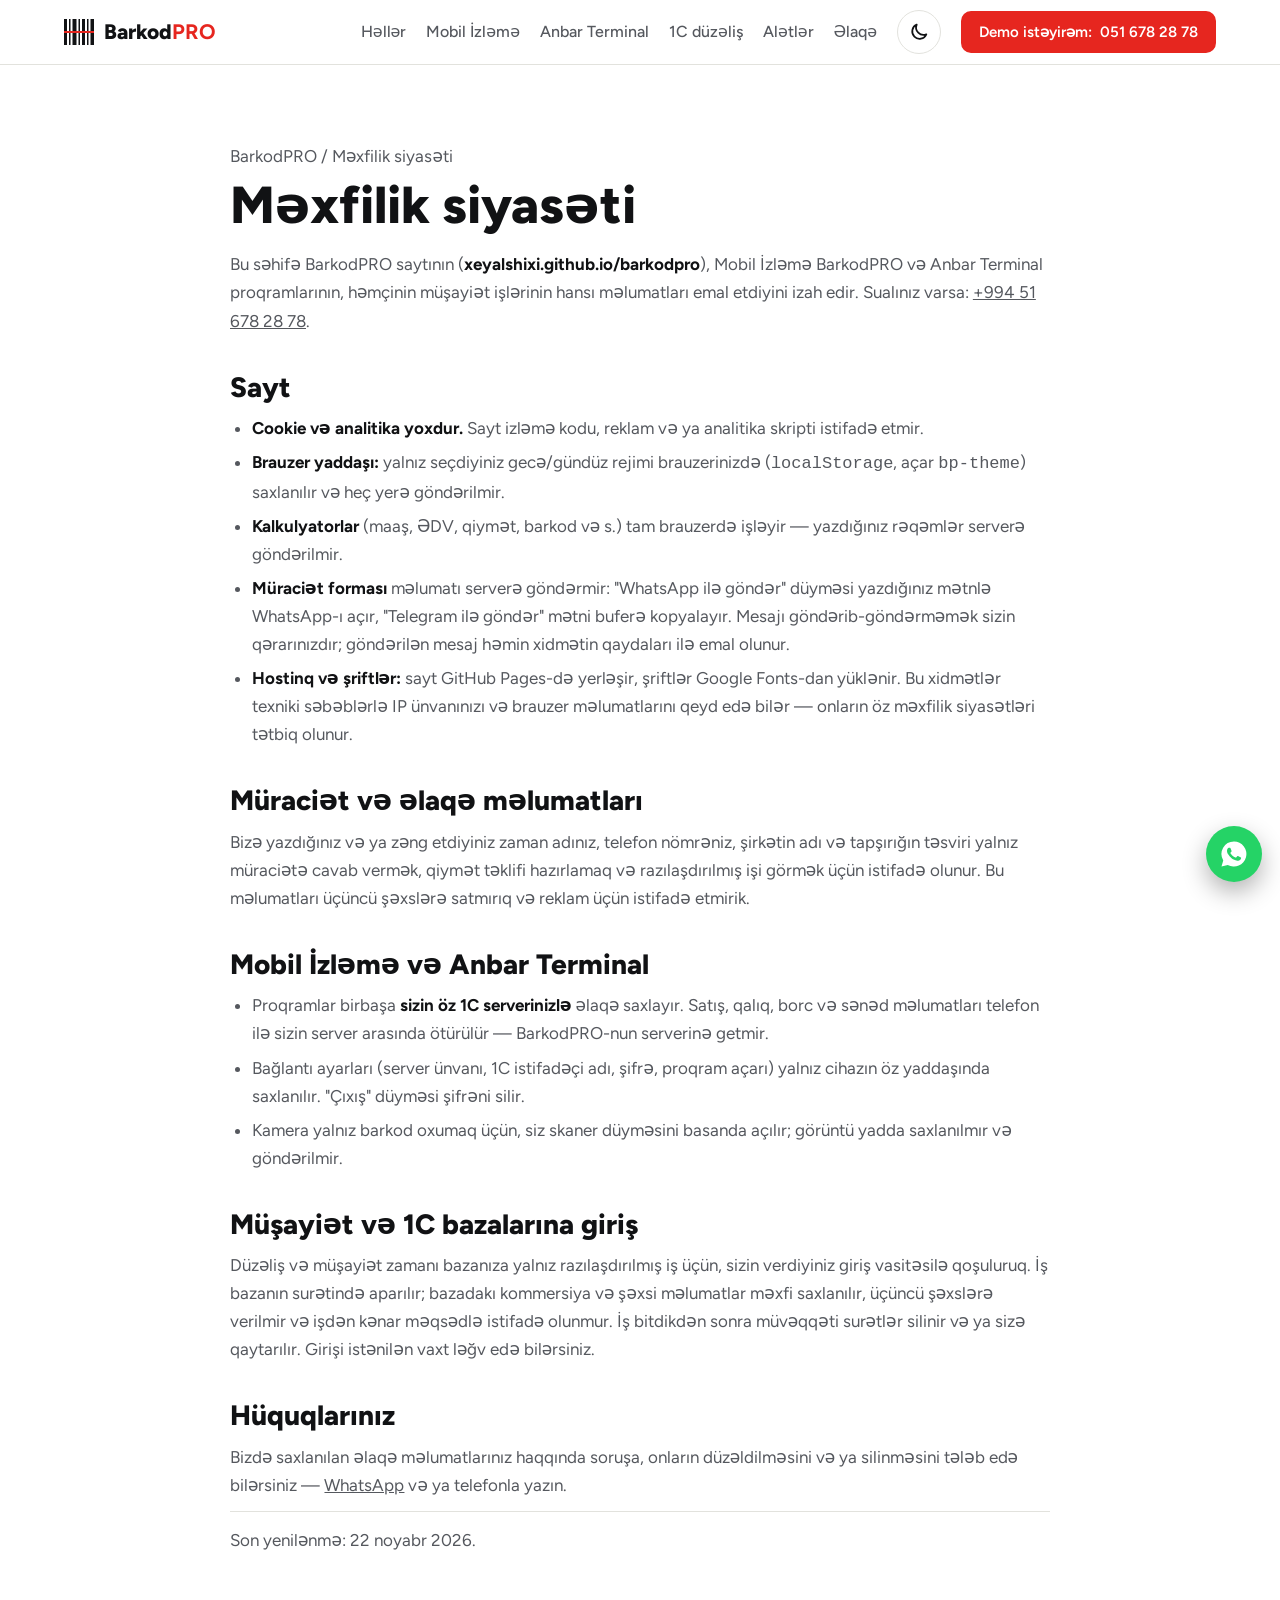
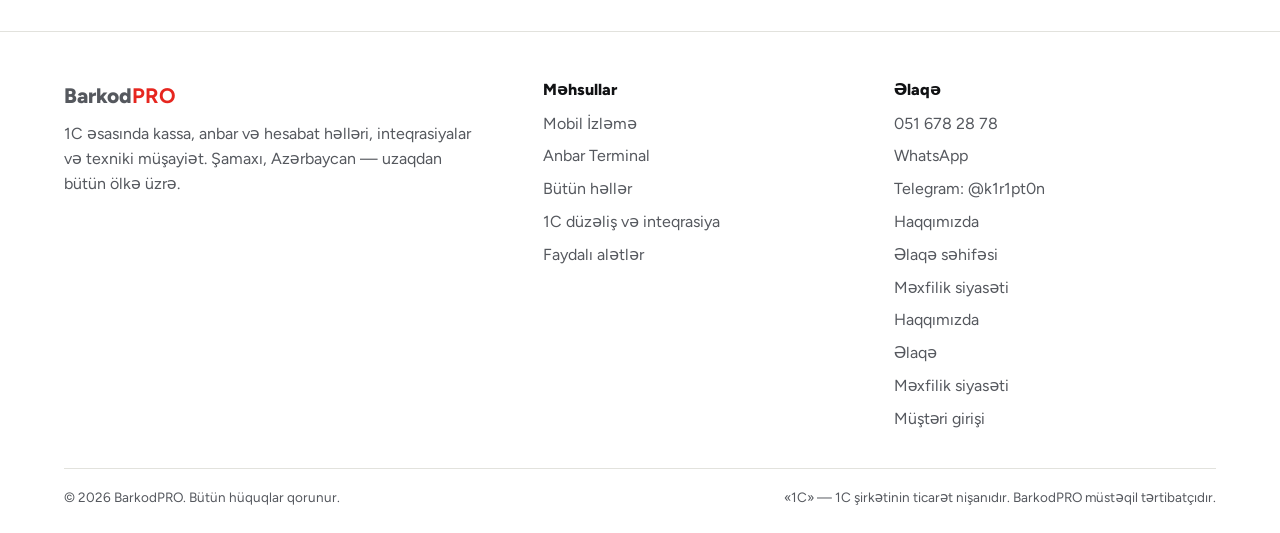
<file: privacy.html>
<!DOCTYPE html>
<html lang="az">
<head>
<meta charset="utf-8">
<meta name="viewport" content="width=device-width,initial-scale=1">
<title>Məxfilik siyasəti — BarkodPRO</title>
<meta name="description" content="BarkodPRO saytı və proqramları hansı məlumatları emal edir: sayt cookie və analitika istifadə etmir, müraciətlər WhatsApp/Telegram vasitəsilə gəlir, 1C məlumatları müştərinin öz serverində qalır.">
<meta name="robots" content="index,follow">
<link rel="canonical" href="https://xeyalshixi.github.io/barkodpro/privacy.html">
<meta property="og:type" content="website">
<meta property="og:url" content="https://xeyalshixi.github.io/barkodpro/privacy.html">
<meta property="og:title" content="Məxfilik siyasəti — BarkodPRO">
<meta property="og:description" content="BarkodPRO saytı və proqramları hansı məlumatları emal edir: sayt cookie və analitika istifadə etmir, müraciətlər WhatsApp/Telegram vasitəsilə gəlir, 1C məlumatları müştərinin öz serverində qalır.">
<meta property="og:image" content="https://xeyalshixi.github.io/barkodpro/assets/img/og-cover.png">
<meta property="og:site_name" content="BarkodPRO">
<meta property="og:locale" content="az_AZ">
<meta name="theme-color" content="#111214">
<link rel="icon" href="assets/img/favicon.svg" type="image/svg+xml">
<link rel="alternate" type="text/plain" href="https://xeyalshixi.github.io/barkodpro/llms.txt" title="llms.txt">
<script type="application/ld+json">{"@context": "https://schema.org", "@graph": [{"@type": "WebPage", "@id": "https://xeyalshixi.github.io/barkodpro/privacy.html#page", "url": "https://xeyalshixi.github.io/barkodpro/privacy.html", "name": "Məxfilik siyasəti", "description": "BarkodPRO saytı və proqramları hansı məlumatları emal edir: sayt cookie və analitika istifadə etmir, müraciətlər WhatsApp/Telegram vasitəsilə gəlir, 1C məlumatları müştərinin öz serverində qalır.", "inLanguage": "az", "about": {"@id": "https://xeyalshixi.github.io/barkodpro/#org"}, "isPartOf": {"@type": "WebSite", "url": "https://xeyalshixi.github.io/barkodpro/", "name": "BarkodPRO"}}, {"@type": ["Organization", "LocalBusiness"], "@id": "https://xeyalshixi.github.io/barkodpro/#org", "name": "BarkodPRO", "url": "https://xeyalshixi.github.io/barkodpro/", "telephone": "+994516782878", "address": {"@type": "PostalAddress", "addressLocality": "Şamaxı", "addressCountry": "AZ"}, "contactPoint": {"@type": "ContactPoint", "telephone": "+994516782878", "contactType": "customer support", "availableLanguage": ["az", "ru"]}}, {"@type": "BreadcrumbList", "itemListElement": [{"@type": "ListItem", "position": 1, "name": "BarkodPRO", "item": "https://xeyalshixi.github.io/barkodpro/"}, {"@type": "ListItem", "position": 2, "name": "Məxfilik siyasəti", "item": "https://xeyalshixi.github.io/barkodpro/privacy.html"}]}]}</script>
<link rel="preconnect" href="https://fonts.googleapis.com">
<link rel="preconnect" href="https://fonts.gstatic.com" crossorigin>
<link href="https://fonts.googleapis.com/css2?family=Figtree:wght@400;500;600;800&display=swap" rel="stylesheet">
<style>
:root{color-scheme:light;--red:#e6261f;--yel:#ffcc00;--vio:#6c5ce7;--bg:#ffffff;--bg2:#f4f4f1;--ink:#111214;--mute:#55585e;--line:#e2e2dd;--card:#fff;--hdr:rgba(255,255,255,.92);--hbg:#ffffff;--hink:#111214;--hmute:#55585e;--hline:#e2e2dd;--hcard:#ffffff;--sbg:#ffffff;--obg:#f7f7f4;--stp:#111214;--ok:#0a7d3c;--wn:#a15c00;--er:#c4241c;--glow:.12}
@media(prefers-color-scheme:dark){:root:not([data-theme=light]){color-scheme:dark;--bg:#0f1012;--bg2:#17181b;--ink:#f1f1ee;--mute:#a6a9ae;--line:#2a2c30;--card:#1b1c20;--hdr:rgba(15,16,18,.92);--hbg:#0f1012;--hink:#f1f1ee;--hmute:#a6a9ae;--hline:#2a2c30;--hcard:#1b1c20;--sbg:#111214;--obg:#111214;--stp:#ffffff;--ok:#6fd39a;--wn:#ffcc00;--er:#ff6b5e;--glow:.22}}
:root[data-theme=dark]{color-scheme:dark;--bg:#0f1012;--bg2:#17181b;--ink:#f1f1ee;--mute:#a6a9ae;--line:#2a2c30;--card:#1b1c20;--hdr:rgba(15,16,18,.92);--hbg:#0f1012;--hink:#f1f1ee;--hmute:#a6a9ae;--hline:#2a2c30;--hcard:#1b1c20;--sbg:#111214;--obg:#111214;--stp:#ffffff;--ok:#6fd39a;--wn:#ffcc00;--er:#ff6b5e;--glow:.22}
*{box-sizing:border-box;min-width:0}
html{scroll-behavior:smooth;scroll-padding-top:72px}
body{margin:0;background:var(--bg);color:var(--ink);font:16px/1.55 Figtree,system-ui,sans-serif;overflow-x:clip}
a{color:inherit}
h1,h2,h3{font-weight:800;line-height:1.05;text-wrap:balance;margin:0}
h2{font-size:clamp(30px,4vw,44px)}h3{font-size:19px;line-height:1.25}
p{margin:0}
.wrap{max-width:1240px;margin:0 auto}
.band{padding:clamp(44px,6vw,88px) max(5vw,16px)}
.alt{background:var(--bg2)}
.dark{background:var(--sbg);color:var(--hink);--ink:var(--hink);--bg:var(--sbg);--mute:var(--hmute);--line:var(--hline);--card:var(--hcard);border-top:1px solid var(--hline)}
.lead{color:var(--mute);font-size:17px;max-width:62ch;margin-top:14px}
.head{display:flex;flex-wrap:wrap;justify-content:space-between;align-items:end;gap:16px;margin-bottom:36px}
.btn{display:inline-flex;align-items:center;justify-content:center;gap:8px;min-height:48px;padding:0 22px;border-radius:10px;font:600 16px Figtree,sans-serif;text-decoration:none;border:2px solid var(--ink);background:var(--ink);color:var(--bg);cursor:pointer}
.btn.o{background:transparent;color:var(--ink)}
.btn.r{background:var(--red);border-color:var(--red);color:#fff}
.btn:focus-visible,a:focus-visible,button:focus-visible,summary:focus-visible{outline:3px solid var(--red);outline-offset:2px}
.stripes{height:14px;background:repeating-linear-gradient(90deg,var(--ink) 0 2px,transparent 2px 5px,var(--ink) 5px 9px,transparent 9px 11px,var(--ink) 11px 12px,transparent 12px 16px);opacity:.9}
/* header */
header{position:sticky;top:0;z-index:20;background:var(--hdr);backdrop-filter:blur(10px);border-bottom:1px solid var(--line)}
.nav{display:flex;align-items:center;gap:20px;padding:10px max(5vw,16px);max-width:1340px;margin:0 auto}
.logo{display:flex;align-items:center;gap:10px;font-weight:800;font-size:21px;text-decoration:none}
.logo b{color:var(--red)}
.menu{display:flex;gap:20px;margin-left:auto;flex-wrap:nowrap;white-space:nowrap}
.nav .tel{white-space:nowrap}
.menu a{text-decoration:none;font-weight:500;color:var(--mute)}.menu a:hover,.menu a[aria-current]{color:var(--ink)}
.nav .btn{min-height:42px;padding:0 16px;font-size:15px}
.theme,.burger{flex:none;width:44px;height:44px;border:1.5px solid var(--line);background:var(--card);color:var(--ink);display:grid;place-items:center;cursor:pointer}
.theme{border-radius:50%}.burger{border-radius:10px;display:none}
.theme svg,.burger svg{width:22px;height:22px;fill:none;stroke:currentColor;stroke-width:1.9;stroke-linecap:round;stroke-linejoin:round;grid-area:1/1}
.theme .sun,html.is-dark .theme .moon{display:none}html.is-dark .theme .sun{display:block}
.drawer{display:grid;padding:6px max(5vw,16px) 16px;border-top:1px solid var(--line)}
.drawer[hidden]{display:none}
.drawer a{text-decoration:none;font-weight:600;font-size:17px;padding:12px 0;border-bottom:1px solid var(--line)}
@media(max-width:1180px){.menu{display:none}.burger{display:grid;margin-left:auto}}
@media(min-width:1181px){.drawer{display:none!important}}
@media(max-width:600px){.nav{gap:8px}.nav .tel .tl{display:none}}
@media(max-width:460px){.nav .tel{display:none}}
/* footer */
footer{padding:48px max(5vw,16px) 28px}
.foot{display:grid;grid-template-columns:1.4fr 1fr 1fr;gap:28px}
.foot a{display:block;text-decoration:none;color:var(--hmute);padding:4px 0}.foot a:hover{color:var(--hink)}
.foot h3{font-size:16px;margin-bottom:8px}
.legal{border-top:1px solid var(--hline);margin-top:32px;padding-top:18px;color:var(--hmute);font-size:13.5px;display:flex;flex-wrap:wrap;justify-content:space-between;gap:10px}
@media(max-width:760px){.foot{grid-template-columns:1fr}}
.wa{position:fixed;right:18px;bottom:18px;z-index:30;width:56px;height:56px;border-radius:50%;background:#25d366;display:grid;place-items:center;box-shadow:0 10px 24px rgba(0,0,0,.3)}
.wa svg{width:30px;height:30px;fill:#fff}

.page{max-width:820px}
.page h1{font-size:clamp(34px,4.5vw,52px);margin:8px 0 18px}
.page h2{font-size:clamp(22px,2.6vw,28px);margin:38px 0 12px}
.page p,.page li{color:var(--mute);font-size:17px;line-height:1.65}
.page p+p{margin-top:12px}
.page ul{padding-left:22px;display:grid;gap:6px;margin:10px 0 0}
.page b{color:var(--ink)}
.crumb{font-size:14px;color:var(--mute)}.crumb a{text-decoration:none}.crumb a:hover{color:var(--ink)}
.ways{display:grid;grid-template-columns:repeat(auto-fill,minmax(min(100%,230px),1fr));gap:12px;margin-top:20px}
.way{display:block;padding:18px;border:1px solid var(--line);border-radius:14px;text-decoration:none;background:var(--card)}
.way b{display:block;font-size:18px}.way span{color:var(--mute);font-size:14.5px}
.upd{font-size:14px;color:var(--mute);margin-top:30px;border-top:1px solid var(--line);padding-top:14px}
</style>
</head>
<body>
<header>
  <nav class="nav" aria-label="Əsas menyu">
    <a class="logo" href="index.html"><svg width="30" height="26" viewBox="0 0 30 26" aria-hidden="true"><g fill="currentColor"><rect x="0" width="3" height="26"/><rect x="5" width="1.5" height="26"/><rect x="8.5" width="4" height="26"/><rect x="14.5" width="1.5" height="26"/><rect x="18" width="3" height="26"/><rect x="23" width="1.5" height="26"/><rect x="26.5" width="3.5" height="26"/></g><rect x="-2" y="12" width="34" height="2" fill="#e6261f"/></svg><span>Barkod<b>PRO</b></span></a>
    <div class="menu">
      <a href="index.html#heller">Həllər</a><a href="mobil-izleme.html">Mobil İzləmə</a><a href="anbar-terminal.html">Anbar Terminal</a><a href="index.html#inteqrasiya">1C düzəliş</a><a href="index.html#aletler">Alətlər</a><a href="index.html#elaqe">Əlaqə</a>
    </div>
    <button class="burger" id="burger" type="button" aria-expanded="false" aria-controls="drawer" aria-label="Menyu"><svg viewBox="0 0 24 24"><path d="M4 7h16M4 12h16M4 17h16"/></svg></button>
    <button class="theme" id="thm" type="button" aria-label="Gecə/gündüz rejimi" title="Gecə/gündüz rejimi"><svg class="moon" viewBox="0 0 24 24"><path d="M20 14.5A8 8 0 0 1 9.5 4a8 8 0 1 0 10.5 10.5"/></svg><svg class="sun" viewBox="0 0 24 24"><circle cx="12" cy="12" r="4"/><path d="M12 2v2M12 20v2M2 12h2M20 12h2M4.9 4.9l1.4 1.4M17.7 17.7l1.4 1.4M4.9 19.1l1.4-1.4M17.7 6.3l1.4-1.4"/></svg></button>
    <a class="btn r tel" href="tel:+994516782878"><span class="tl">Demo istəyirəm:</span> 051 678 28 78</a>
  </nav>
  <nav class="drawer" id="drawer" aria-label="Mobil menyu" hidden><a href="index.html">Ana səhifə</a><a href="index.html#heller">Həllər</a><a href="mobil-izleme.html">Mobil İzləmə</a><a href="anbar-terminal.html">Anbar Terminal</a><a href="index.html#inteqrasiya">1C düzəliş və inteqrasiya</a><a href="index.html#aletler">Faydalı alətlər</a><a href="index.html#elaqe">Əlaqə</a></nav>
</header>
<main class="band"><article class="wrap page">
<p class="crumb"><a href="index.html">BarkodPRO</a> / Məxfilik siyasəti</p>

<h1>Məxfilik siyasəti</h1>
<p>Bu səhifə BarkodPRO saytının (<b>xeyalshixi.github.io/barkodpro</b>), Mobil İzləmə BarkodPRO və Anbar Terminal proqramlarının, həmçinin müşayiət işlərinin hansı məlumatları emal etdiyini izah edir. Sualınız varsa: <a href="tel:+994516782878">+994 51 678 28 78</a>.</p>
<h2>Sayt</h2>
<ul>
<li><b>Cookie və analitika yoxdur.</b> Sayt izləmə kodu, reklam və ya analitika skripti istifadə etmir.</li>
<li><b>Brauzer yaddaşı:</b> yalnız seçdiyiniz gecə/gündüz rejimi brauzerinizdə (<code>localStorage</code>, açar <code>bp-theme</code>) saxlanılır və heç yerə göndərilmir.</li>
<li><b>Kalkulyatorlar</b> (maaş, ƏDV, qiymət, barkod və s.) tam brauzerdə işləyir — yazdığınız rəqəmlər serverə göndərilmir.</li>
<li><b>Müraciət forması</b> məlumatı serverə göndərmir: "WhatsApp ilə göndər" düyməsi yazdığınız mətnlə WhatsApp-ı açır, "Telegram ilə göndər" mətni buferə kopyalayır. Mesajı göndərib-göndərməmək sizin qərarınızdır; göndərilən mesaj həmin xidmətin qaydaları ilə emal olunur.</li>
<li><b>Hostinq və şriftlər:</b> sayt GitHub Pages-də yerləşir, şriftlər Google Fonts-dan yüklənir. Bu xidmətlər texniki səbəblərlə IP ünvanınızı və brauzer məlumatlarını qeyd edə bilər — onların öz məxfilik siyasətləri tətbiq olunur.</li>
</ul>
<h2>Müraciət və əlaqə məlumatları</h2>
<p>Bizə yazdığınız və ya zəng etdiyiniz zaman adınız, telefon nömrəniz, şirkətin adı və tapşırığın təsviri yalnız müraciətə cavab vermək, qiymət təklifi hazırlamaq və razılaşdırılmış işi görmək üçün istifadə olunur. Bu məlumatları üçüncü şəxslərə satmırıq və reklam üçün istifadə etmirik.</p>
<h2>Mobil İzləmə və Anbar Terminal</h2>
<ul>
<li>Proqramlar birbaşa <b>sizin öz 1C serverinizlə</b> əlaqə saxlayır. Satış, qalıq, borc və sənəd məlumatları telefon ilə sizin server arasında ötürülür — BarkodPRO-nun serverinə getmir.</li>
<li>Bağlantı ayarları (server ünvanı, 1C istifadəçi adı, şifrə, proqram açarı) yalnız cihazın öz yaddaşında saxlanılır. "Çıxış" düyməsi şifrəni silir.</li>
<li>Kamera yalnız barkod oxumaq üçün, siz skaner düyməsini basanda açılır; görüntü yadda saxlanılmır və göndərilmir.</li>
</ul>
<h2>Müşayiət və 1C bazalarına giriş</h2>
<p>Düzəliş və müşayiət zamanı bazanıza yalnız razılaşdırılmış iş üçün, sizin verdiyiniz giriş vasitəsilə qoşuluruq. İş bazanın surətində aparılır; bazadakı kommersiya və şəxsi məlumatlar məxfi saxlanılır, üçüncü şəxslərə verilmir və işdən kənar məqsədlə istifadə olunmur. İş bitdikdən sonra müvəqqəti surətlər silinir və ya sizə qaytarılır. Girişi istənilən vaxt ləğv edə bilərsiniz.</p>
<h2>Hüquqlarınız</h2>
<p>Bizdə saxlanılan əlaqə məlumatlarınız haqqında soruşa, onların düzəldilməsini və ya silinməsini tələb edə bilərsiniz — <a href="https://wa.me/994516782878">WhatsApp</a> və ya telefonla yazın.</p>
<p class="upd">Son yenilənmə: 22 noyabr 2026.</p>

</article></main>
<footer class="dark">
  <div class="wrap">
    <div class="foot">
      <div>
        <a class="logo" href="index.html" style="padding:0"><span>Barkod<b>PRO</b></span></a>
        <p style="color:var(--hmute);margin-top:10px;max-width:42ch">1C əsasında kassa, anbar və hesabat həlləri, inteqrasiyalar və texniki müşayiət. Şamaxı, Azərbaycan — uzaqdan bütün ölkə üzrə.</p>
      </div>
      <div><h3>Məhsullar</h3><a href="mobil-izleme.html">Mobil İzləmə</a><a href="anbar-terminal.html">Anbar Terminal</a><a href="index.html#heller">Bütün həllər</a><a href="index.html#inteqrasiya">1C düzəliş və inteqrasiya</a><a href="index.html#aletler">Faydalı alətlər</a></div>
      <div><h3>Əlaqə</h3><a href="tel:+994516782878">051 678 28 78</a><a href="https://wa.me/994516782878" target="_blank" rel="noopener">WhatsApp</a><a href="https://t.me/k1r1pt0n" target="_blank" rel="noopener">Telegram: @k1r1pt0n</a><a href="about.html">Haqqımızda</a><a href="contact.html">Əlaqə səhifəsi</a><a href="privacy.html">Məxfilik siyasəti</a><a href="about.html">Haqqımızda</a><a href="contact.html">Əlaqə</a><a href="privacy.html">Məxfilik siyasəti</a><a href="login.html">Müştəri girişi</a></div>
    </div>
    <div class="legal"><span>© <span id="yr">2026</span> BarkodPRO. Bütün hüquqlar qorunur.</span><span>«1C» — 1C şirkətinin ticarət nişanıdır. BarkodPRO müstəqil tərtibatçıdır.</span></div>
  </div>
</footer>
<a class="wa" href="https://wa.me/994516782878" target="_blank" rel="noopener" aria-label="WhatsApp-da yaz"><svg viewBox="0 0 24 24"><path d="M12 2a10 10 0 0 0-8.6 15.1L2 22l5-1.3A10 10 0 1 0 12 2m5.3 14.1c-.2.6-1.3 1.2-1.8 1.2-.5.1-1 .2-3.3-.7-2.8-1.1-4.5-4-4.7-4.2-.1-.2-1.1-1.5-1.1-2.9s.7-2 1-2.3c.2-.3.5-.3.7-.3h.5c.2 0 .4 0 .6.5l.8 2c.1.2.1.4 0 .5l-.3.5-.4.4c-.1.1-.3.3-.1.6.2.3.8 1.3 1.6 2 1.1 1 2 1.3 2.3 1.4.3.1.4.1.6-.1l.9-1c.2-.3.4-.2.6-.1l1.9.9c.3.1.5.2.5.3.1.2.1.7-.2 1.3"/></svg></a>
<script>
{
const $=s=>document.querySelector(s);
/* menyu */
const bg=$('#burger'),dr=$('#drawer');
bg.addEventListener('click',()=>{const o=dr.hidden;dr.hidden=!o;bg.setAttribute('aria-expanded',o)});
dr.addEventListener('click',e=>{if(e.target.closest('a')){dr.hidden=true;bg.setAttribute('aria-expanded','false')}});
/* tema — ana səhifə ilə eyni açar */
const root=document.documentElement,mq=matchMedia('(prefers-color-scheme: dark)');
const isDark=()=>root.dataset.theme?root.dataset.theme==='dark':mq.matches;
const sync=()=>root.classList.toggle('is-dark',isDark());
try{const s=localStorage.getItem('bp-theme');if(s)root.dataset.theme=s}catch(_){}
sync();try{mq.addEventListener('change',sync)}catch(_){}
$('#thm').addEventListener('click',()=>{const t=isDark()?'light':'dark';root.dataset.theme=t;sync();try{localStorage.setItem('bp-theme',t)}catch(_){}});

$('#yr').textContent=new Date().getFullYear();
}
</script>
</body>
</html>
</file>
